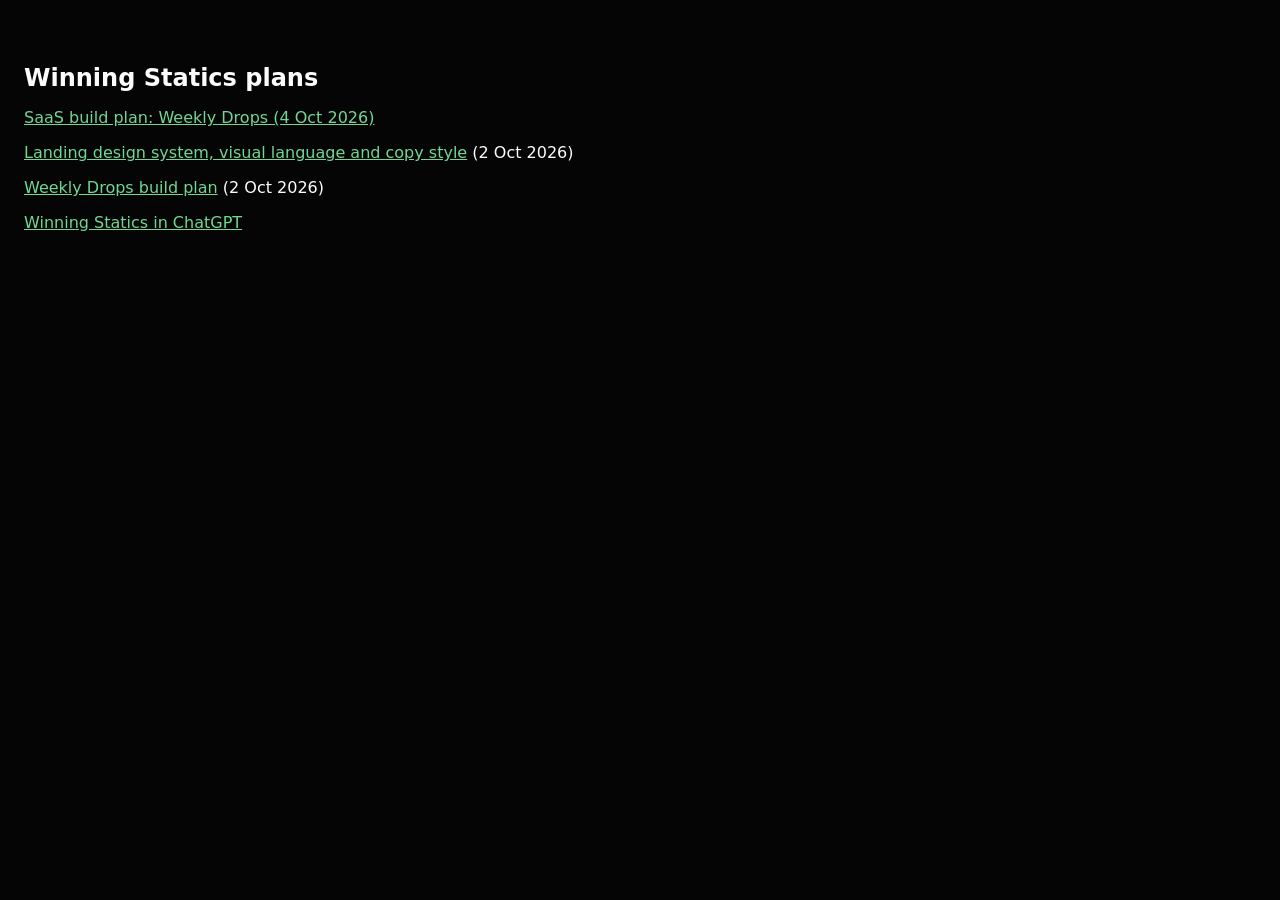
<file: index.html>
<!doctype html><html lang="en"><head><meta charset="utf-8"><meta name="viewport" content="width=device-width, initial-scale=1"><title>Winning Statics Plans</title></head><body style="background:#050505;color:#FCFCFC;font-family:system-ui;padding:40px 16px"><h1 style="font-size:24px">Winning Statics plans</h1><p><a style="color:#71D793" href="saas-build-plan/">SaaS build plan: Weekly Drops (4 Oct 2026)</a></p><p><a style="color:#71D793" href="landing-design-system/">Landing design system, visual language and copy style</a> (2 Oct 2026)</p><p><a style="color:#71D793" href="weekly-drops/">Weekly Drops build plan</a> (2 Oct 2026)</p><p><a style="color:#71D793" href="chatgpt-plugin/">Winning Statics in ChatGPT</a></p></body></html>
</file>
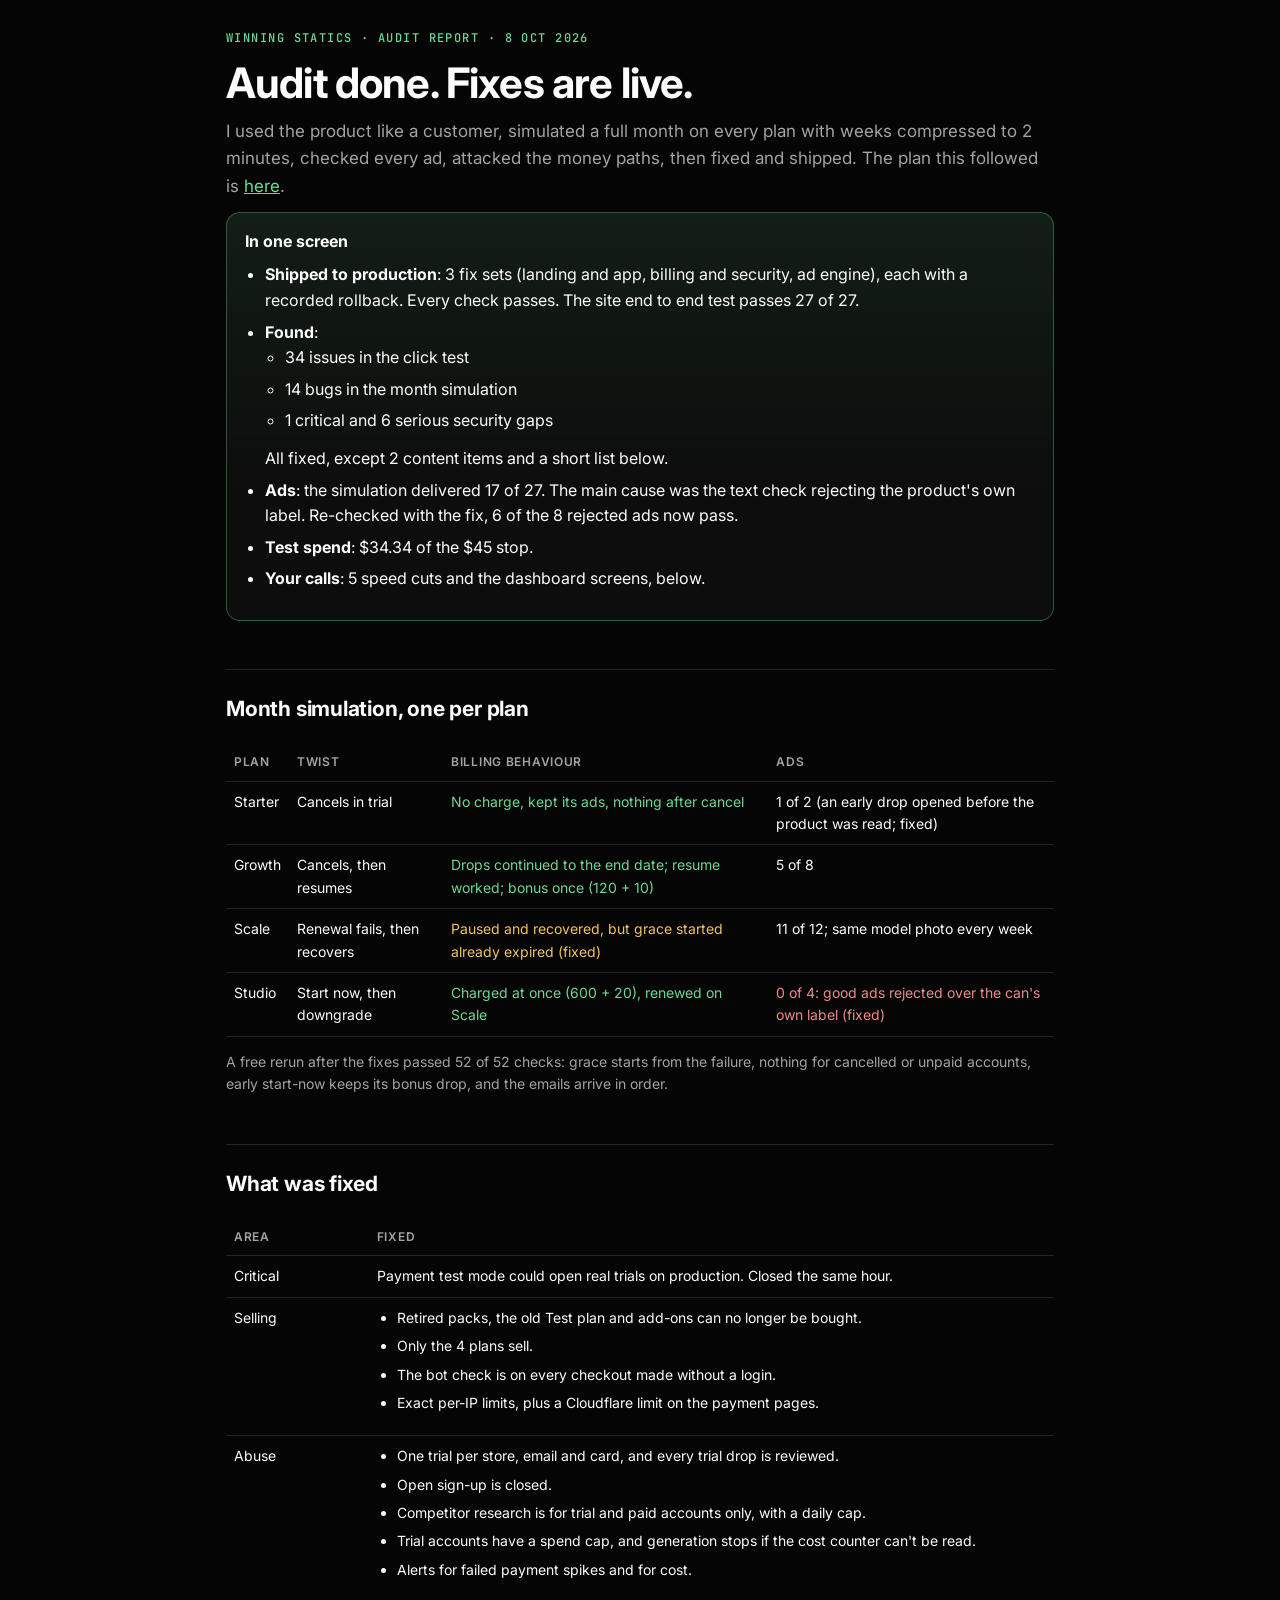
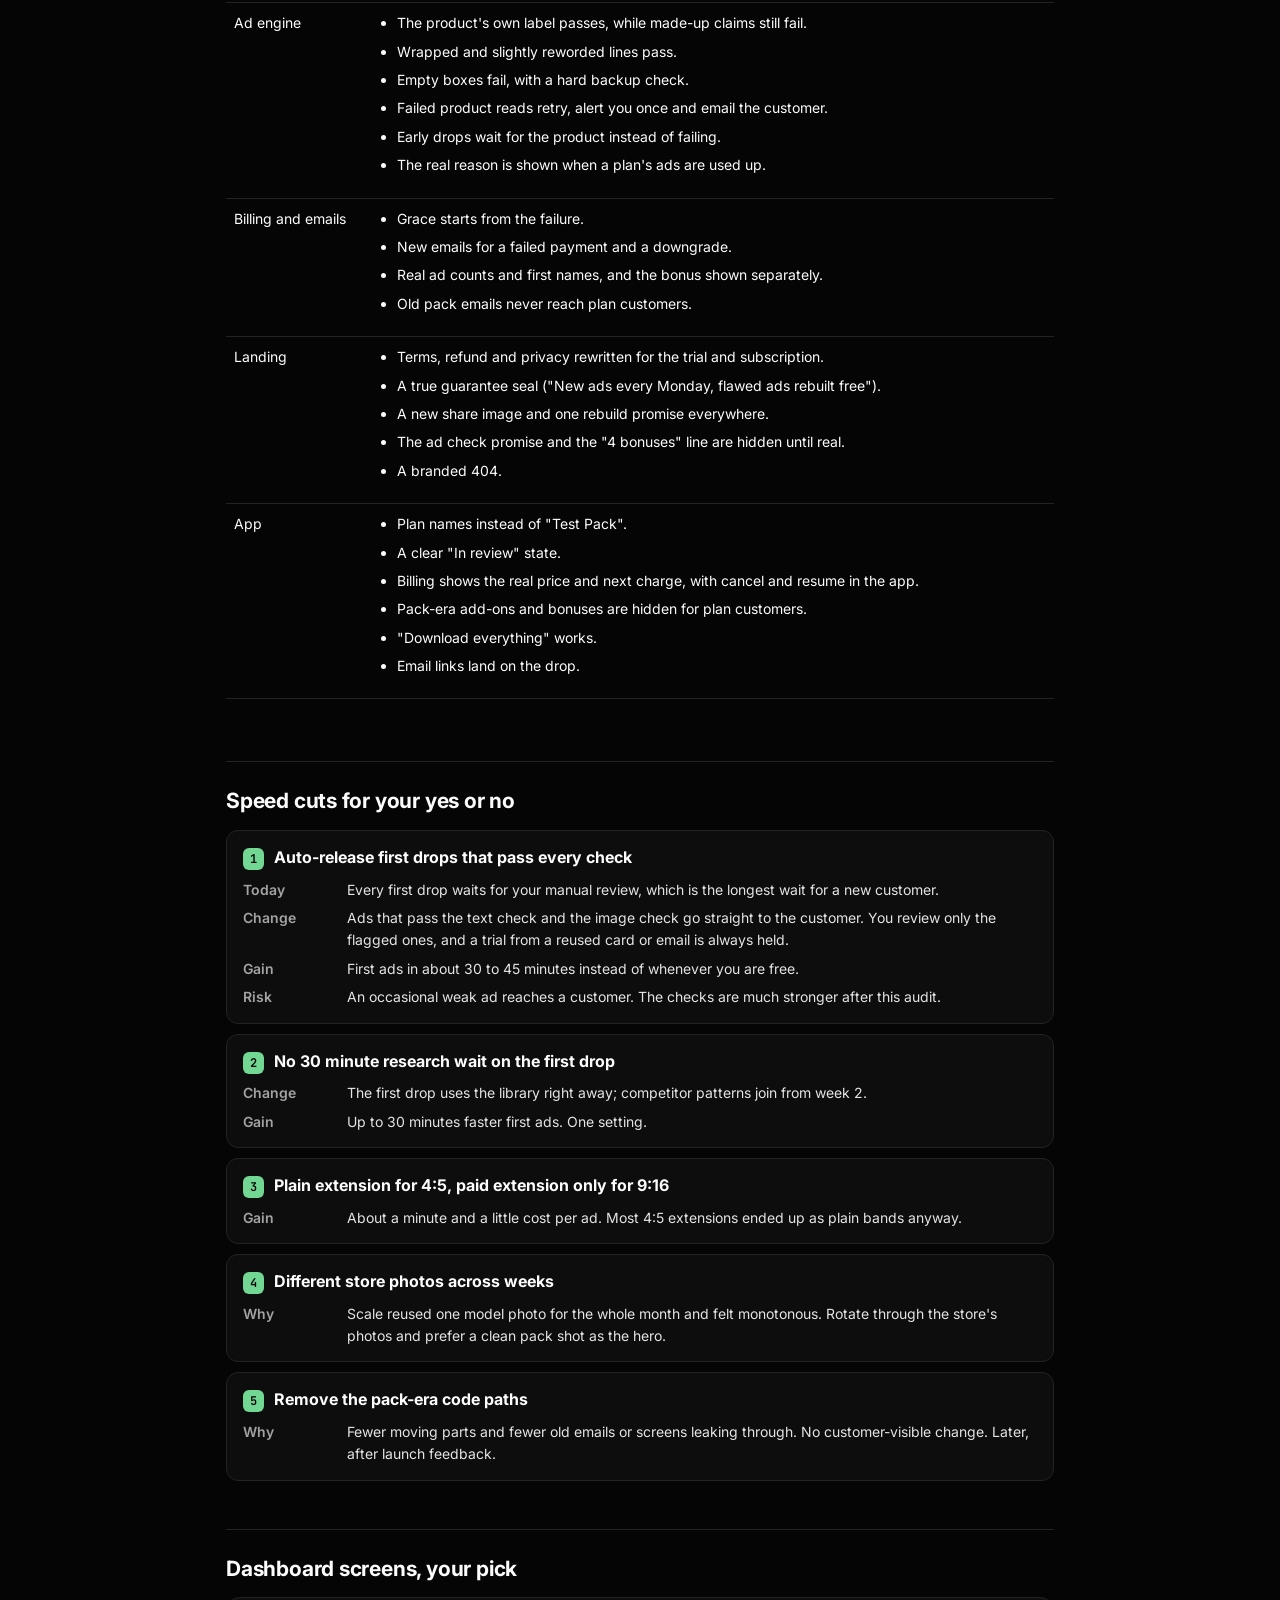
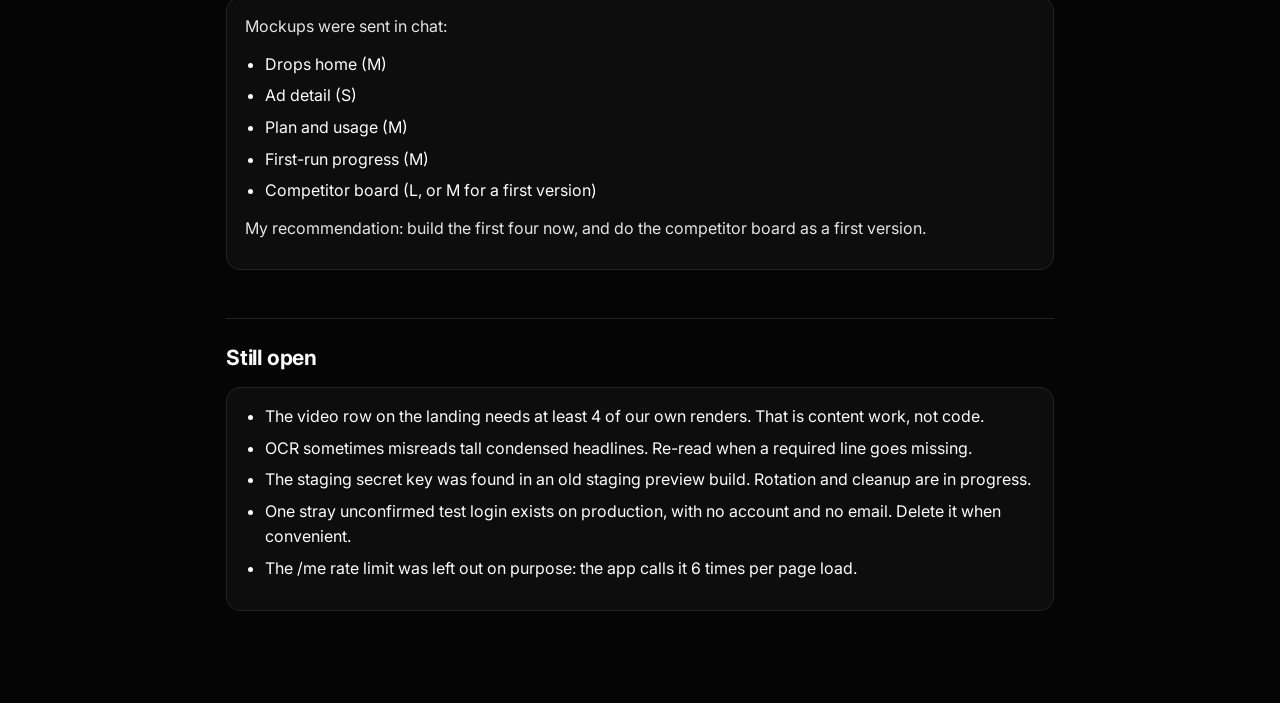
<file: audit-report/index.html>
<!doctype html>
<html lang="en"><head><meta charset="utf-8"><meta name="viewport" content="width=device-width,initial-scale=1">
<meta name="robots" content="noindex">
<title>WS Audit Report</title>
<link rel="preconnect" href="https://fonts.googleapis.com">
<link href="https://fonts.googleapis.com/css2?family=Inter:wght@400;500;600;700&family=JetBrains+Mono:wght@400;500&display=swap" rel="stylesheet">
<style>
:root{
  --bg:#050505;--card:#0D0D0D;--card2:#141414;--line:#232323;--ink:#FCFCFC;--mute:#A3A3A3;--dim:#6B6B6B;
  --mint:#71D793;--mint-soft:rgba(113,215,147,.12);
  --amber:#F2C265;--amber-soft:rgba(242,194,101,.12);--red:#F08A8A;--red-soft:rgba(240,138,138,.12);
}
*{box-sizing:border-box}
html,body{margin:0;background:var(--bg);color:var(--ink);font:16px/1.6 Inter,system-ui,sans-serif;-webkit-font-smoothing:antialiased}
main{max-width:880px;margin:0 auto;padding:40px 16px 96px}
h1{font-size:clamp(28px,6vw,42px);line-height:1.1;letter-spacing:-.02em;margin:0 0 12px}
h2{font-size:21px;letter-spacing:-.01em;margin:48px 0 12px;padding-top:22px;border-top:1px solid var(--line)}
h3{font-size:16px;margin:20px 0 8px}
p{margin:0 0 12px;color:#E4E4E4}
.lede{font-size:17px;color:var(--mute)}
.eyebrow{font:500 12px/1 'JetBrains Mono',monospace;letter-spacing:.12em;text-transform:uppercase;color:var(--mint);margin-bottom:16px}
code,.mono{font-family:'JetBrains Mono',monospace;font-size:.86em;overflow-wrap:anywhere}
code{background:var(--card2);border:1px solid var(--line);border-radius:5px;padding:1px 5px}
pre{background:var(--card2);border:1px solid var(--line);border-radius:8px;padding:10px 12px;overflow-x:auto;font:13px/1.5 'JetBrains Mono',monospace;margin:6px 0 12px}
ul,ol{padding-left:20px;margin:0 0 12px}
li{margin:0 0 6px}
.card{background:var(--card);border:1px solid var(--line);border-radius:14px;padding:16px 18px;margin:12px 0}
.tldr{border-color:rgba(113,215,147,.35);background:linear-gradient(180deg,var(--mint-soft),var(--card) 70%)}
.warn{border-color:rgba(242,194,101,.35);background:linear-gradient(180deg,var(--amber-soft),var(--card) 70%)}
.warn h3{color:var(--amber);margin-top:0}
table{width:100%;border-collapse:collapse;font-size:14px;margin:6px 0 14px}
th,td{text-align:left;padding:9px 8px;border-bottom:1px solid var(--line);vertical-align:top}
th{font-weight:600;color:var(--mute);font-size:12px;text-transform:uppercase;letter-spacing:.06em}
.wrap{overflow-x:auto}
.flip{background:var(--card);border:1px solid var(--line);border-radius:12px;padding:14px 16px;margin:10px 0}
.flip h3{margin:0 0 8px;display:flex;gap:10px;align-items:baseline;flex-wrap:wrap}
.flip dl{margin:0;display:grid;grid-template-columns:92px 1fr;gap:6px 12px;font-size:14px}
.flip dt{color:var(--mute);font-weight:600}
.flip dd{margin:0;color:#E4E4E4;min-width:0}
@media (max-width:520px){.flip dl{grid-template-columns:1fr}.flip dt{margin-top:6px}}
.n{font:600 12px/1 'JetBrains Mono',monospace;color:var(--bg);background:var(--mint);border-radius:6px;padding:5px 7px}
.who{display:inline-block;font:500 11px/1 'JetBrains Mono',monospace;text-transform:uppercase;letter-spacing:.08em;padding:4px 7px;border-radius:5px}
.me{background:var(--mint-soft);color:var(--mint)}
.owner{background:var(--amber-soft);color:var(--amber)}
.ok{color:var(--mint)}.bad{color:var(--red)}.amb{color:var(--amber)}
.small{font-size:14px;color:var(--mute)}
a{color:var(--mint)}
</style>

</head><body>
<main style="max-width:860px;margin:0 auto;padding:32px 16px 80px">
<div class="eyebrow">Winning Statics &middot; audit report &middot; 8 Oct 2026</div>
<h1>Audit done. Fixes are live.</h1>
<p class="lede">I used the product like a customer, simulated a full month on every plan with weeks compressed to 2 minutes, checked every ad, attacked the money paths, then fixed and shipped. The plan this followed is <a href="../audit/">here</a>.</p>

<div class="card tldr"><h3 style="margin-top:0">In one screen</h3><ul>
<li><b>Shipped to production</b>: 3 fix sets (landing and app, billing and security, ad engine), each with a recorded rollback. Every check passes. The site end to end test passes 27 of 27.</li>
<li><b>Found</b>:
  <ul>
  <li>34 issues in the click test</li>
  <li>14 bugs in the month simulation</li>
  <li>1 critical and 6 serious security gaps</li>
  </ul>
  All fixed, except 2 content items and a short list below.</li>
<li><b>Ads</b>: the simulation delivered 17 of 27. The main cause was the text check rejecting the product's own label. Re-checked with the fix, 6 of the 8 rejected ads now pass.</li>
<li><b>Test spend</b>: $34.34 of the $45 stop.</li>
<li><b>Your calls</b>: 5 speed cuts and the dashboard screens, below.</li>
</ul></div>

<h2>Month simulation, one per plan</h2>
<div class="wrap"><table>
<tr><th>Plan</th><th>Twist</th><th>Billing behaviour</th><th>Ads</th></tr>
<tr><td>Starter</td><td>Cancels in trial</td><td class="ok">No charge, kept its ads, nothing after cancel</td><td>1 of 2 (an early drop opened before the product was read; fixed)</td></tr>
<tr><td>Growth</td><td>Cancels, then resumes</td><td class="ok">Drops continued to the end date; resume worked; bonus once (120 + 10)</td><td>5 of 8</td></tr>
<tr><td>Scale</td><td>Renewal fails, then recovers</td><td class="amb">Paused and recovered, but grace started already expired (fixed)</td><td>11 of 12; same model photo every week</td></tr>
<tr><td>Studio</td><td>Start now, then downgrade</td><td class="ok">Charged at once (600 + 20), renewed on Scale</td><td class="bad">0 of 4: good ads rejected over the can's own label (fixed)</td></tr>
</table></div>
<p class="small">A free rerun after the fixes passed 52 of 52 checks: grace starts from the failure, nothing for cancelled or unpaid accounts, early start-now keeps its bonus drop, and the emails arrive in order.</p>

<h2>What was fixed</h2>
<div class="wrap"><table>
<tr><th>Area</th><th>Fixed</th></tr>
<tr><td>Critical</td><td>Payment test mode could open real trials on production. Closed the same hour.</td></tr>
<tr><td>Selling</td><td>
<ul>
<li>Retired packs, the old Test plan and add-ons can no longer be bought.</li>
<li>Only the 4 plans sell.</li>
<li>The bot check is on every checkout made without a login.</li>
<li>Exact per-IP limits, plus a Cloudflare limit on the payment pages.</li>
</ul></td></tr>
<tr><td>Abuse</td><td>
<ul>
<li>One trial per store, email and card, and every trial drop is reviewed.</li>
<li>Open sign-up is closed.</li>
<li>Competitor research is for trial and paid accounts only, with a daily cap.</li>
<li>Trial accounts have a spend cap, and generation stops if the cost counter can't be read.</li>
<li>Alerts for failed payment spikes and for cost.</li>
</ul></td></tr>
<tr><td>Ad engine</td><td>
<ul>
<li>The product's own label passes, while made-up claims still fail.</li>
<li>Wrapped and slightly reworded lines pass.</li>
<li>Empty boxes fail, with a hard backup check.</li>
<li>Failed product reads retry, alert you once and email the customer.</li>
<li>Early drops wait for the product instead of failing.</li>
<li>The real reason is shown when a plan's ads are used up.</li>
</ul></td></tr>
<tr><td>Billing and emails</td><td>
<ul>
<li>Grace starts from the failure.</li>
<li>New emails for a failed payment and a downgrade.</li>
<li>Real ad counts and first names, and the bonus shown separately.</li>
<li>Old pack emails never reach plan customers.</li>
</ul></td></tr>
<tr><td>Landing</td><td>
<ul>
<li>Terms, refund and privacy rewritten for the trial and subscription.</li>
<li>A true guarantee seal ("New ads every Monday, flawed ads rebuilt free").</li>
<li>A new share image and one rebuild promise everywhere.</li>
<li>The ad check promise and the "4 bonuses" line are hidden until real.</li>
<li>A branded 404.</li>
</ul></td></tr>
<tr><td>App</td><td>
<ul>
<li>Plan names instead of "Test Pack".</li>
<li>A clear "In review" state.</li>
<li>Billing shows the real price and next charge, with cancel and resume in the app.</li>
<li>Pack-era add-ons and bonuses are hidden for plan customers.</li>
<li>"Download everything" works.</li>
<li>Email links land on the drop.</li>
</ul></td></tr>
</table></div>

<h2>Speed cuts for your yes or no</h2>
<div class="flip"><h3><span class="n">1</span> Auto-release first drops that pass every check</h3><dl>
<dt>Today</dt><dd>Every first drop waits for your manual review, which is the longest wait for a new customer.</dd>
<dt>Change</dt><dd>Ads that pass the text check and the image check go straight to the customer. You review only the flagged ones, and a trial from a reused card or email is always held.</dd>
<dt>Gain</dt><dd>First ads in about 30 to 45 minutes instead of whenever you are free.</dd>
<dt>Risk</dt><dd>An occasional weak ad reaches a customer. The checks are much stronger after this audit.</dd></dl></div>
<div class="flip"><h3><span class="n">2</span> No 30 minute research wait on the first drop</h3><dl>
<dt>Change</dt><dd>The first drop uses the library right away; competitor patterns join from week 2.</dd>
<dt>Gain</dt><dd>Up to 30 minutes faster first ads. One setting.</dd></dl></div>
<div class="flip"><h3><span class="n">3</span> Plain extension for 4:5, paid extension only for 9:16</h3><dl>
<dt>Gain</dt><dd>About a minute and a little cost per ad. Most 4:5 extensions ended up as plain bands anyway.</dd></dl></div>
<div class="flip"><h3><span class="n">4</span> Different store photos across weeks</h3><dl>
<dt>Why</dt><dd>Scale reused one model photo for the whole month and felt monotonous. Rotate through the store's photos and prefer a clean pack shot as the hero.</dd></dl></div>
<div class="flip"><h3><span class="n">5</span> Remove the pack-era code paths</h3><dl>
<dt>Why</dt><dd>Fewer moving parts and fewer old emails or screens leaking through. No customer-visible change. Later, after launch feedback.</dd></dl></div>

<h2>Dashboard screens, your pick</h2>
<div class="card"><p>Mockups were sent in chat:</p>
<ul>
<li>Drops home (M)</li>
<li>Ad detail (S)</li>
<li>Plan and usage (M)</li>
<li>First-run progress (M)</li>
<li>Competitor board (L, or M for a first version)</li>
</ul>
<p>My recommendation: build the first four now, and do the competitor board as a first version.</p></div>

<h2>Still open</h2>
<div class="card"><ul>
<li>The video row on the landing needs at least 4 of our own renders. That is content work, not code.</li>
<li>OCR sometimes misreads tall condensed headlines. Re-read when a required line goes missing.</li>
<li>The staging secret key was found in an old staging preview build. Rotation and cleanup are in progress.</li>
<li>One stray unconfirmed test login exists on production, with no account and no email. Delete it when convenient.</li>
<li>The /me rate limit was left out on purpose: the app calls it 6 times per page load.</li>
</ul></div>
</main>
</body></html>
</file>
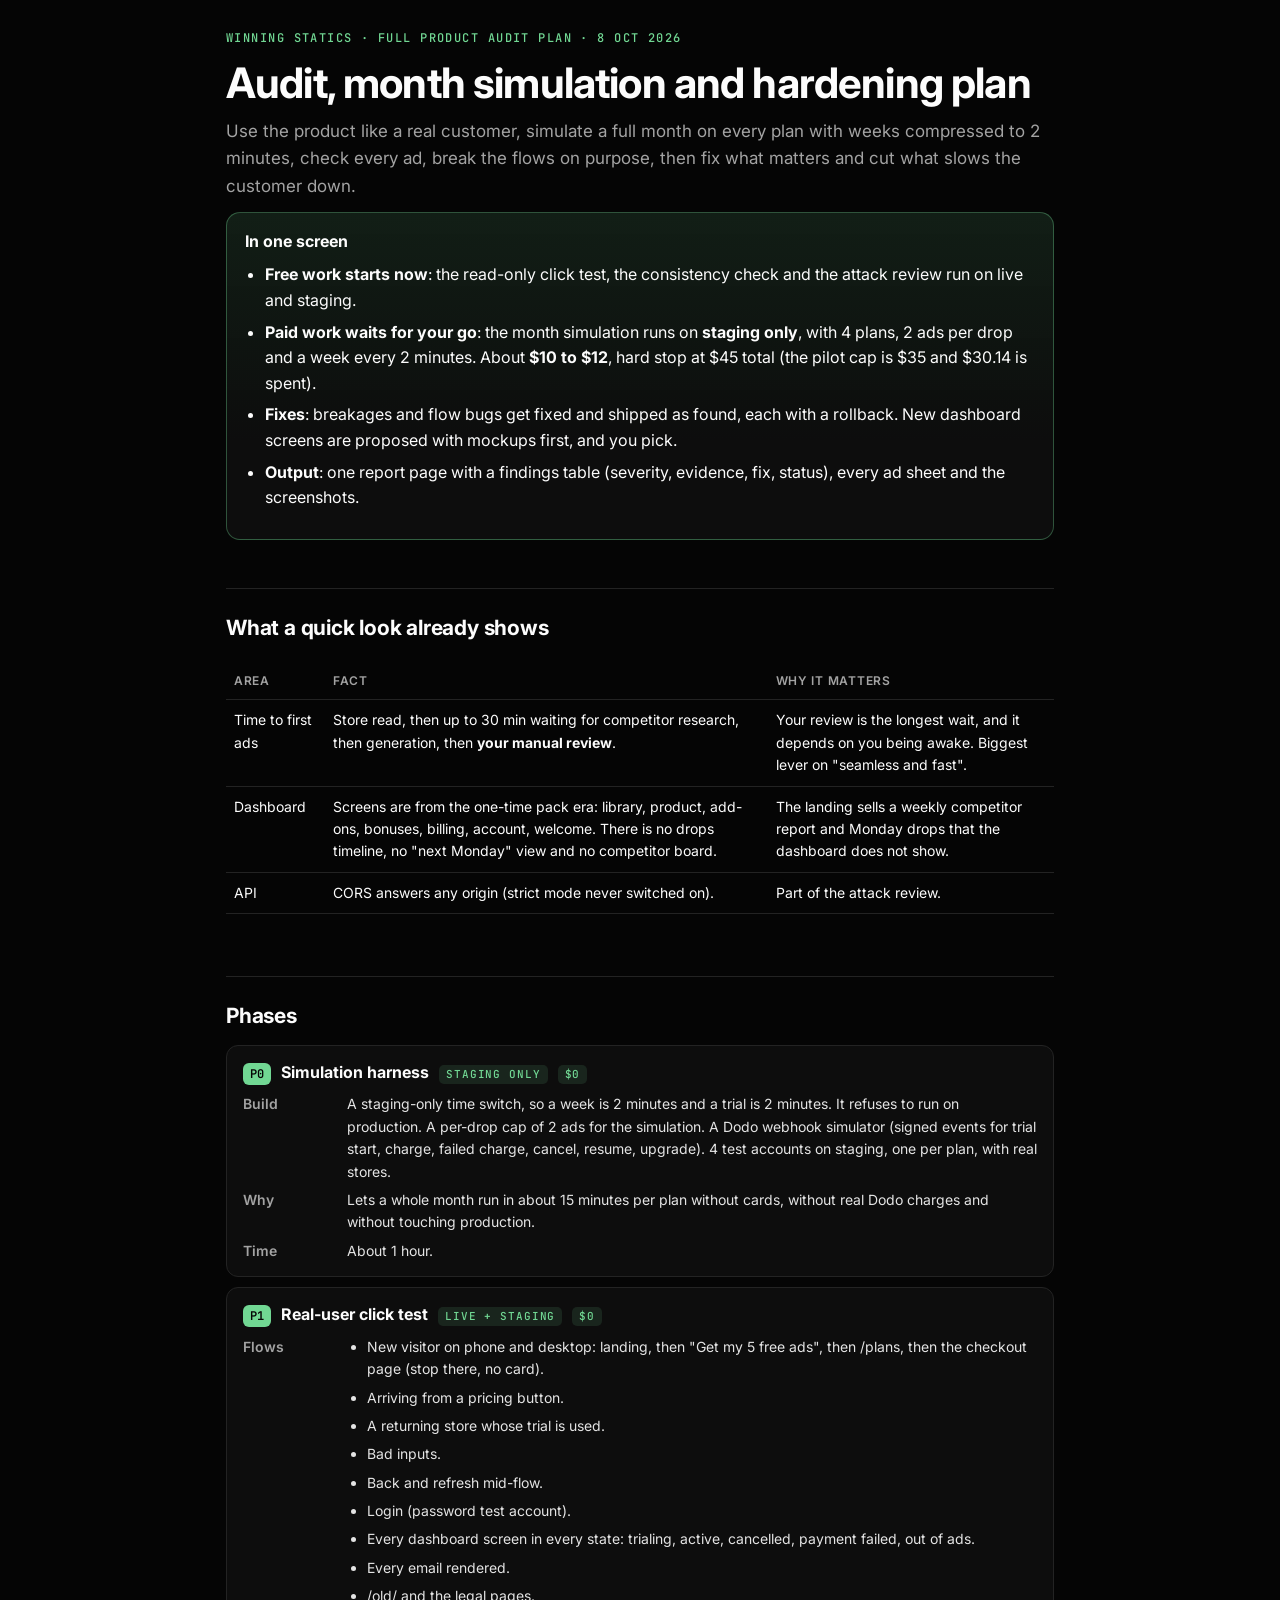
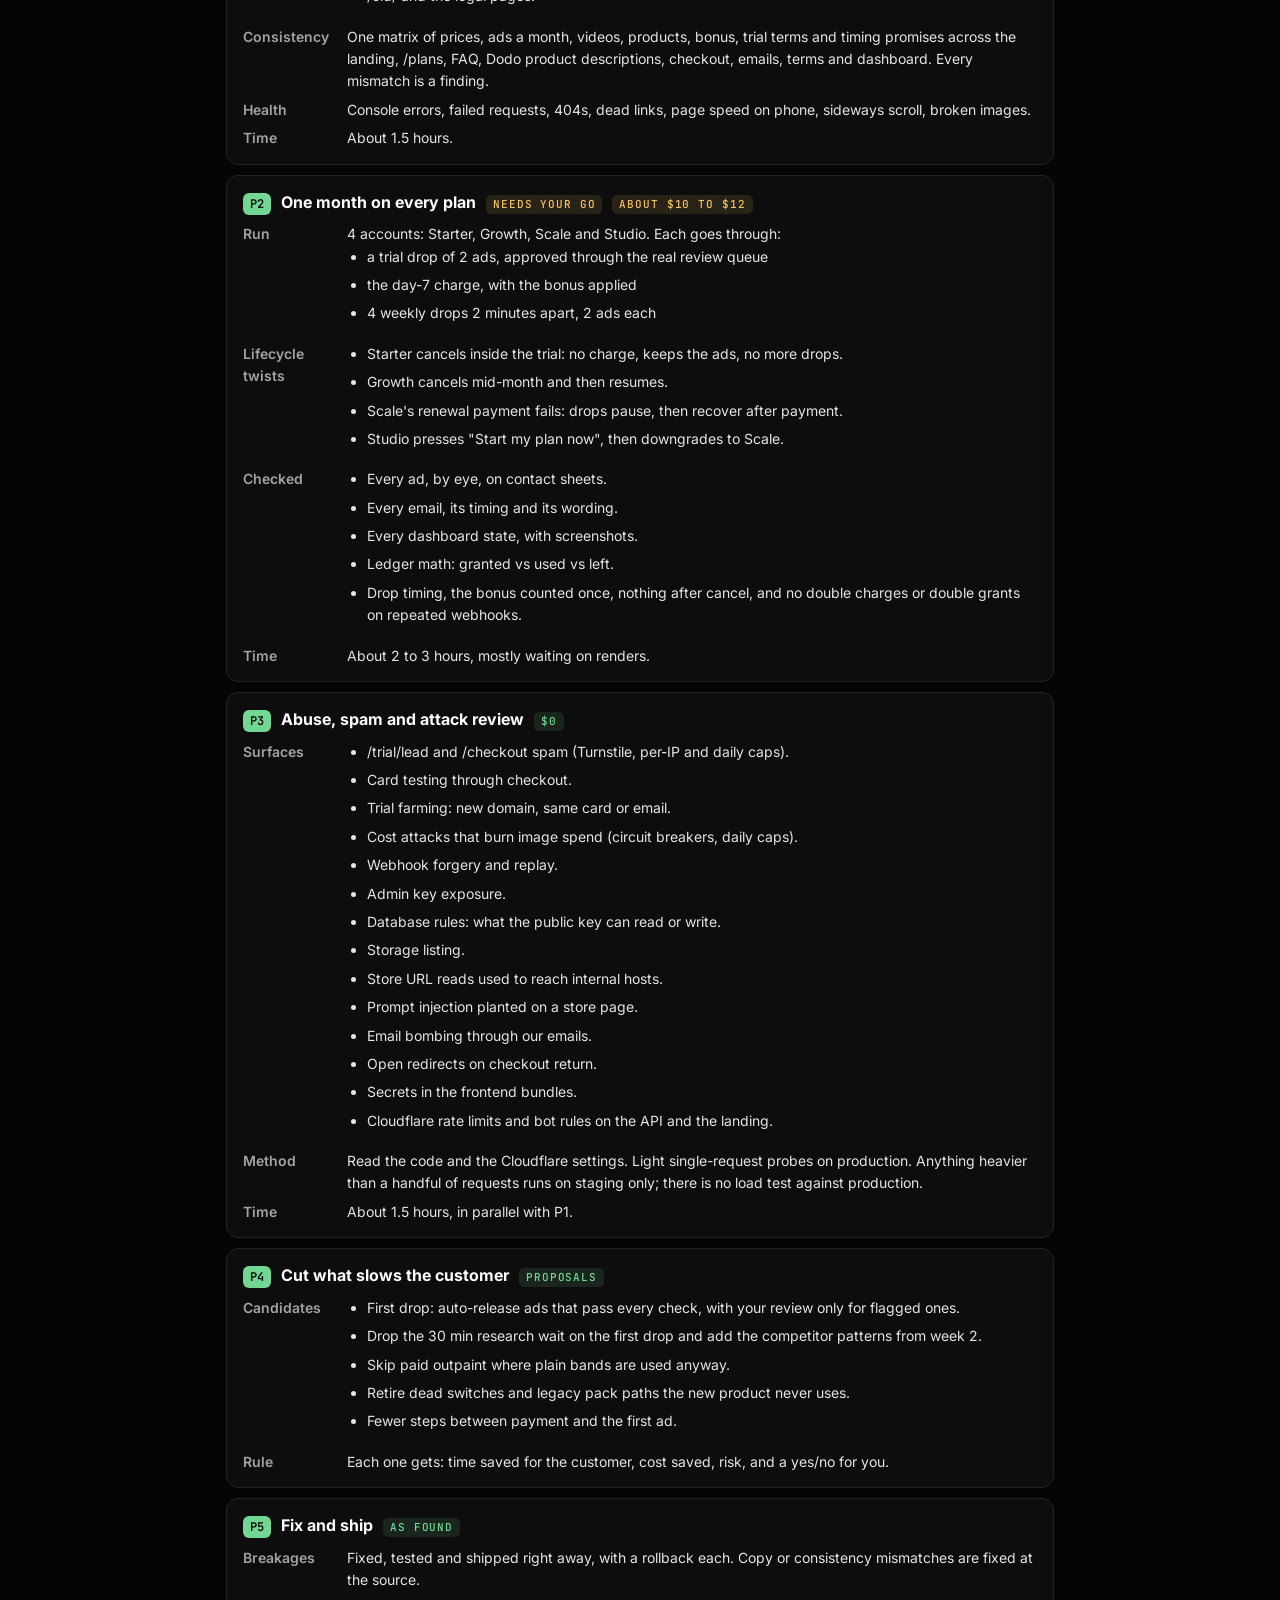
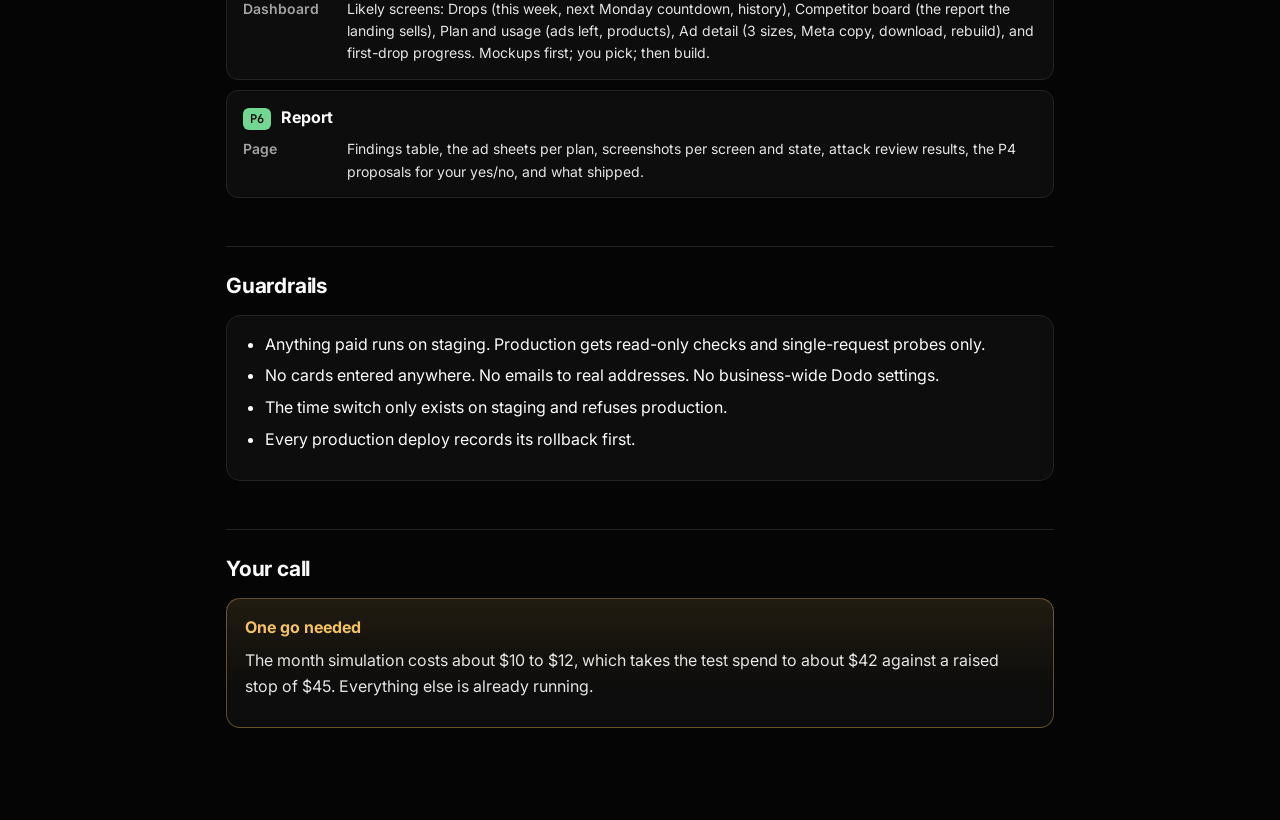
<file: audit/index.html>
<!doctype html>
<html lang="en"><head><meta charset="utf-8"><meta name="viewport" content="width=device-width,initial-scale=1">
<meta name="robots" content="noindex">
<title>WS Audit Plan</title>
<link rel="preconnect" href="https://fonts.googleapis.com">
<link href="https://fonts.googleapis.com/css2?family=Inter:wght@400;500;600;700&family=JetBrains+Mono:wght@400;500&display=swap" rel="stylesheet">
<style>
:root{
  --bg:#050505;--card:#0D0D0D;--card2:#141414;--line:#232323;--ink:#FCFCFC;--mute:#A3A3A3;--dim:#6B6B6B;
  --mint:#71D793;--mint-soft:rgba(113,215,147,.12);
  --amber:#F2C265;--amber-soft:rgba(242,194,101,.12);--red:#F08A8A;--red-soft:rgba(240,138,138,.12);
}
*{box-sizing:border-box}
html,body{margin:0;background:var(--bg);color:var(--ink);font:16px/1.6 Inter,system-ui,sans-serif;-webkit-font-smoothing:antialiased}
main{max-width:880px;margin:0 auto;padding:40px 16px 96px}
h1{font-size:clamp(28px,6vw,42px);line-height:1.1;letter-spacing:-.02em;margin:0 0 12px}
h2{font-size:21px;letter-spacing:-.01em;margin:48px 0 12px;padding-top:22px;border-top:1px solid var(--line)}
h3{font-size:16px;margin:20px 0 8px}
p{margin:0 0 12px;color:#E4E4E4}
.lede{font-size:17px;color:var(--mute)}
.eyebrow{font:500 12px/1 'JetBrains Mono',monospace;letter-spacing:.12em;text-transform:uppercase;color:var(--mint);margin-bottom:16px}
code,.mono{font-family:'JetBrains Mono',monospace;font-size:.86em;overflow-wrap:anywhere}
code{background:var(--card2);border:1px solid var(--line);border-radius:5px;padding:1px 5px}
pre{background:var(--card2);border:1px solid var(--line);border-radius:8px;padding:10px 12px;overflow-x:auto;font:13px/1.5 'JetBrains Mono',monospace;margin:6px 0 12px}
ul,ol{padding-left:20px;margin:0 0 12px}
li{margin:0 0 6px}
.card{background:var(--card);border:1px solid var(--line);border-radius:14px;padding:16px 18px;margin:12px 0}
.tldr{border-color:rgba(113,215,147,.35);background:linear-gradient(180deg,var(--mint-soft),var(--card) 70%)}
.warn{border-color:rgba(242,194,101,.35);background:linear-gradient(180deg,var(--amber-soft),var(--card) 70%)}
.warn h3{color:var(--amber);margin-top:0}
table{width:100%;border-collapse:collapse;font-size:14px;margin:6px 0 14px}
th,td{text-align:left;padding:9px 8px;border-bottom:1px solid var(--line);vertical-align:top}
th{font-weight:600;color:var(--mute);font-size:12px;text-transform:uppercase;letter-spacing:.06em}
.wrap{overflow-x:auto}
.flip{background:var(--card);border:1px solid var(--line);border-radius:12px;padding:14px 16px;margin:10px 0}
.flip h3{margin:0 0 8px;display:flex;gap:10px;align-items:baseline;flex-wrap:wrap}
.flip dl{margin:0;display:grid;grid-template-columns:92px 1fr;gap:6px 12px;font-size:14px}
.flip dt{color:var(--mute);font-weight:600}
.flip dd{margin:0;color:#E4E4E4;min-width:0}
@media (max-width:520px){.flip dl{grid-template-columns:1fr}.flip dt{margin-top:6px}}
.n{font:600 12px/1 'JetBrains Mono',monospace;color:var(--bg);background:var(--mint);border-radius:6px;padding:5px 7px}
.who{display:inline-block;font:500 11px/1 'JetBrains Mono',monospace;text-transform:uppercase;letter-spacing:.08em;padding:4px 7px;border-radius:5px}
.me{background:var(--mint-soft);color:var(--mint)}
.owner{background:var(--amber-soft);color:var(--amber)}
.ok{color:var(--mint)}.bad{color:var(--red)}.amb{color:var(--amber)}
.small{font-size:14px;color:var(--mute)}
a{color:var(--mint)}
</style>

</head><body>
<main style="max-width:860px;margin:0 auto;padding:32px 16px 80px">
<div class="eyebrow">Winning Statics &middot; full product audit plan &middot; 8 Oct 2026</div>
<h1>Audit, month simulation and hardening plan</h1>
<p class="lede">Use the product like a real customer, simulate a full month on every plan with weeks compressed to 2 minutes, check every ad, break the flows on purpose, then fix what matters and cut what slows the customer down.</p>

<div class="card tldr">
<h3 style="margin-top:0">In one screen</h3>
<ul>
<li><b>Free work starts now</b>: the read-only click test, the consistency check and the attack review run on live and staging.</li>
<li><b>Paid work waits for your go</b>: the month simulation runs on <b>staging only</b>, with 4 plans, 2 ads per drop and a week every 2 minutes. About <b>$10 to $12</b>, hard stop at $45 total (the pilot cap is $35 and $30.14 is spent).</li>
<li><b>Fixes</b>: breakages and flow bugs get fixed and shipped as found, each with a rollback. New dashboard screens are proposed with mockups first, and you pick.</li>
<li><b>Output</b>: one report page with a findings table (severity, evidence, fix, status), every ad sheet and the screenshots.</li>
</ul>
</div>

<h2>What a quick look already shows</h2>
<div class="wrap"><table>
<tr><th>Area</th><th>Fact</th><th>Why it matters</th></tr>
<tr><td>Time to first ads</td><td>Store read, then up to 30 min waiting for competitor research, then generation, then <b>your manual review</b>.</td><td>Your review is the longest wait, and it depends on you being awake. Biggest lever on "seamless and fast".</td></tr>
<tr><td>Dashboard</td><td>Screens are from the one-time pack era: library, product, add-ons, bonuses, billing, account, welcome. There is no drops timeline, no "next Monday" view and no competitor board.</td><td>The landing sells a weekly competitor report and Monday drops that the dashboard does not show.</td></tr>
<tr><td>API</td><td>CORS answers any origin (strict mode never switched on).</td><td>Part of the attack review.</td></tr>
</table></div>

<h2>Phases</h2>

<div class="flip"><h3><span class="n">P0</span> Simulation harness <span class="who me">staging only</span> <span class="who me">$0</span></h3><dl>
<dt>Build</dt><dd>A staging-only time switch, so a week is 2 minutes and a trial is 2 minutes. It refuses to run on production. A per-drop cap of 2 ads for the simulation. A Dodo webhook simulator (signed events for trial start, charge, failed charge, cancel, resume, upgrade). 4 test accounts on staging, one per plan, with real stores.</dd>
<dt>Why</dt><dd>Lets a whole month run in about 15 minutes per plan without cards, without real Dodo charges and without touching production.</dd>
<dt>Time</dt><dd>About 1 hour.</dd></dl></div>

<div class="flip"><h3><span class="n">P1</span> Real-user click test <span class="who me">live + staging</span> <span class="who me">$0</span></h3><dl>
<dt>Flows</dt><dd>
<ul>
<li>New visitor on phone and desktop: landing, then "Get my 5 free ads", then /plans, then the checkout page (stop there, no card).</li>
<li>Arriving from a pricing button.</li>
<li>A returning store whose trial is used.</li>
<li>Bad inputs.</li>
<li>Back and refresh mid-flow.</li>
<li>Login (password test account).</li>
<li>Every dashboard screen in every state: trialing, active, cancelled, payment failed, out of ads.</li>
<li>Every email rendered.</li>
<li>/old/ and the legal pages.</li>
</ul></dd>
<dt>Consistency</dt><dd>One matrix of prices, ads a month, videos, products, bonus, trial terms and timing promises across the landing, /plans, FAQ, Dodo product descriptions, checkout, emails, terms and dashboard. Every mismatch is a finding.</dd>
<dt>Health</dt><dd>Console errors, failed requests, 404s, dead links, page speed on phone, sideways scroll, broken images.</dd>
<dt>Time</dt><dd>About 1.5 hours.</dd></dl></div>

<div class="flip"><h3><span class="n">P2</span> One month on every plan <span class="who owner">needs your go</span> <span class="who owner">about $10 to $12</span></h3><dl>
<dt>Run</dt><dd>4 accounts: Starter, Growth, Scale and Studio. Each goes through:
<ul>
<li>a trial drop of 2 ads, approved through the real review queue</li>
<li>the day-7 charge, with the bonus applied</li>
<li>4 weekly drops 2 minutes apart, 2 ads each</li>
</ul></dd>
<dt>Lifecycle twists</dt><dd>
<ul>
<li>Starter cancels inside the trial: no charge, keeps the ads, no more drops.</li>
<li>Growth cancels mid-month and then resumes.</li>
<li>Scale's renewal payment fails: drops pause, then recover after payment.</li>
<li>Studio presses "Start my plan now", then downgrades to Scale.</li>
</ul></dd>
<dt>Checked</dt><dd>
<ul>
<li>Every ad, by eye, on contact sheets.</li>
<li>Every email, its timing and its wording.</li>
<li>Every dashboard state, with screenshots.</li>
<li>Ledger math: granted vs used vs left.</li>
<li>Drop timing, the bonus counted once, nothing after cancel, and no double charges or double grants on repeated webhooks.</li>
</ul></dd>
<dt>Time</dt><dd>About 2 to 3 hours, mostly waiting on renders.</dd></dl></div>

<div class="flip"><h3><span class="n">P3</span> Abuse, spam and attack review <span class="who me">$0</span></h3><dl>
<dt>Surfaces</dt><dd>
<ul>
<li>/trial/lead and /checkout spam (Turnstile, per-IP and daily caps).</li>
<li>Card testing through checkout.</li>
<li>Trial farming: new domain, same card or email.</li>
<li>Cost attacks that burn image spend (circuit breakers, daily caps).</li>
<li>Webhook forgery and replay.</li>
<li>Admin key exposure.</li>
<li>Database rules: what the public key can read or write.</li>
<li>Storage listing.</li>
<li>Store URL reads used to reach internal hosts.</li>
<li>Prompt injection planted on a store page.</li>
<li>Email bombing through our emails.</li>
<li>Open redirects on checkout return.</li>
<li>Secrets in the frontend bundles.</li>
<li>Cloudflare rate limits and bot rules on the API and the landing.</li>
</ul></dd>
<dt>Method</dt><dd>Read the code and the Cloudflare settings. Light single-request probes on production. Anything heavier than a handful of requests runs on staging only; there is no load test against production.</dd>
<dt>Time</dt><dd>About 1.5 hours, in parallel with P1.</dd></dl></div>

<div class="flip"><h3><span class="n">P4</span> Cut what slows the customer <span class="who me">proposals</span></h3><dl>
<dt>Candidates</dt><dd>
<ul>
<li>First drop: auto-release ads that pass every check, with your review only for flagged ones.</li>
<li>Drop the 30 min research wait on the first drop and add the competitor patterns from week 2.</li>
<li>Skip paid outpaint where plain bands are used anyway.</li>
<li>Retire dead switches and legacy pack paths the new product never uses.</li>
<li>Fewer steps between payment and the first ad.</li>
</ul></dd>
<dt>Rule</dt><dd>Each one gets: time saved for the customer, cost saved, risk, and a yes/no for you.</dd></dl></div>

<div class="flip"><h3><span class="n">P5</span> Fix and ship <span class="who me">as found</span></h3><dl>
<dt>Breakages</dt><dd>Fixed, tested and shipped right away, with a rollback each. Copy or consistency mismatches are fixed at the source.</dd>
<dt>Dashboard</dt><dd>Likely screens: Drops (this week, next Monday countdown, history), Competitor board (the report the landing sells), Plan and usage (ads left, products), Ad detail (3 sizes, Meta copy, download, rebuild), and first-drop progress. Mockups first; you pick; then build.</dd></dl></div>

<div class="flip"><h3><span class="n">P6</span> Report</h3><dl>
<dt>Page</dt><dd>Findings table, the ad sheets per plan, screenshots per screen and state, attack review results, the P4 proposals for your yes/no, and what shipped.</dd></dl></div>

<h2>Guardrails</h2>
<div class="card"><ul>
<li>Anything paid runs on staging. Production gets read-only checks and single-request probes only.</li>
<li>No cards entered anywhere. No emails to real addresses. No business-wide Dodo settings.</li>
<li>The time switch only exists on staging and refuses production.</li>
<li>Every production deploy records its rollback first.</li>
</ul></div>

<h2>Your call</h2>
<div class="card warn"><h3>One go needed</h3>
<p>The month simulation costs about $10 to $12, which takes the test spend to about $42 against a raised stop of $45. Everything else is already running.</p></div>
</main>
</body></html>
</file>
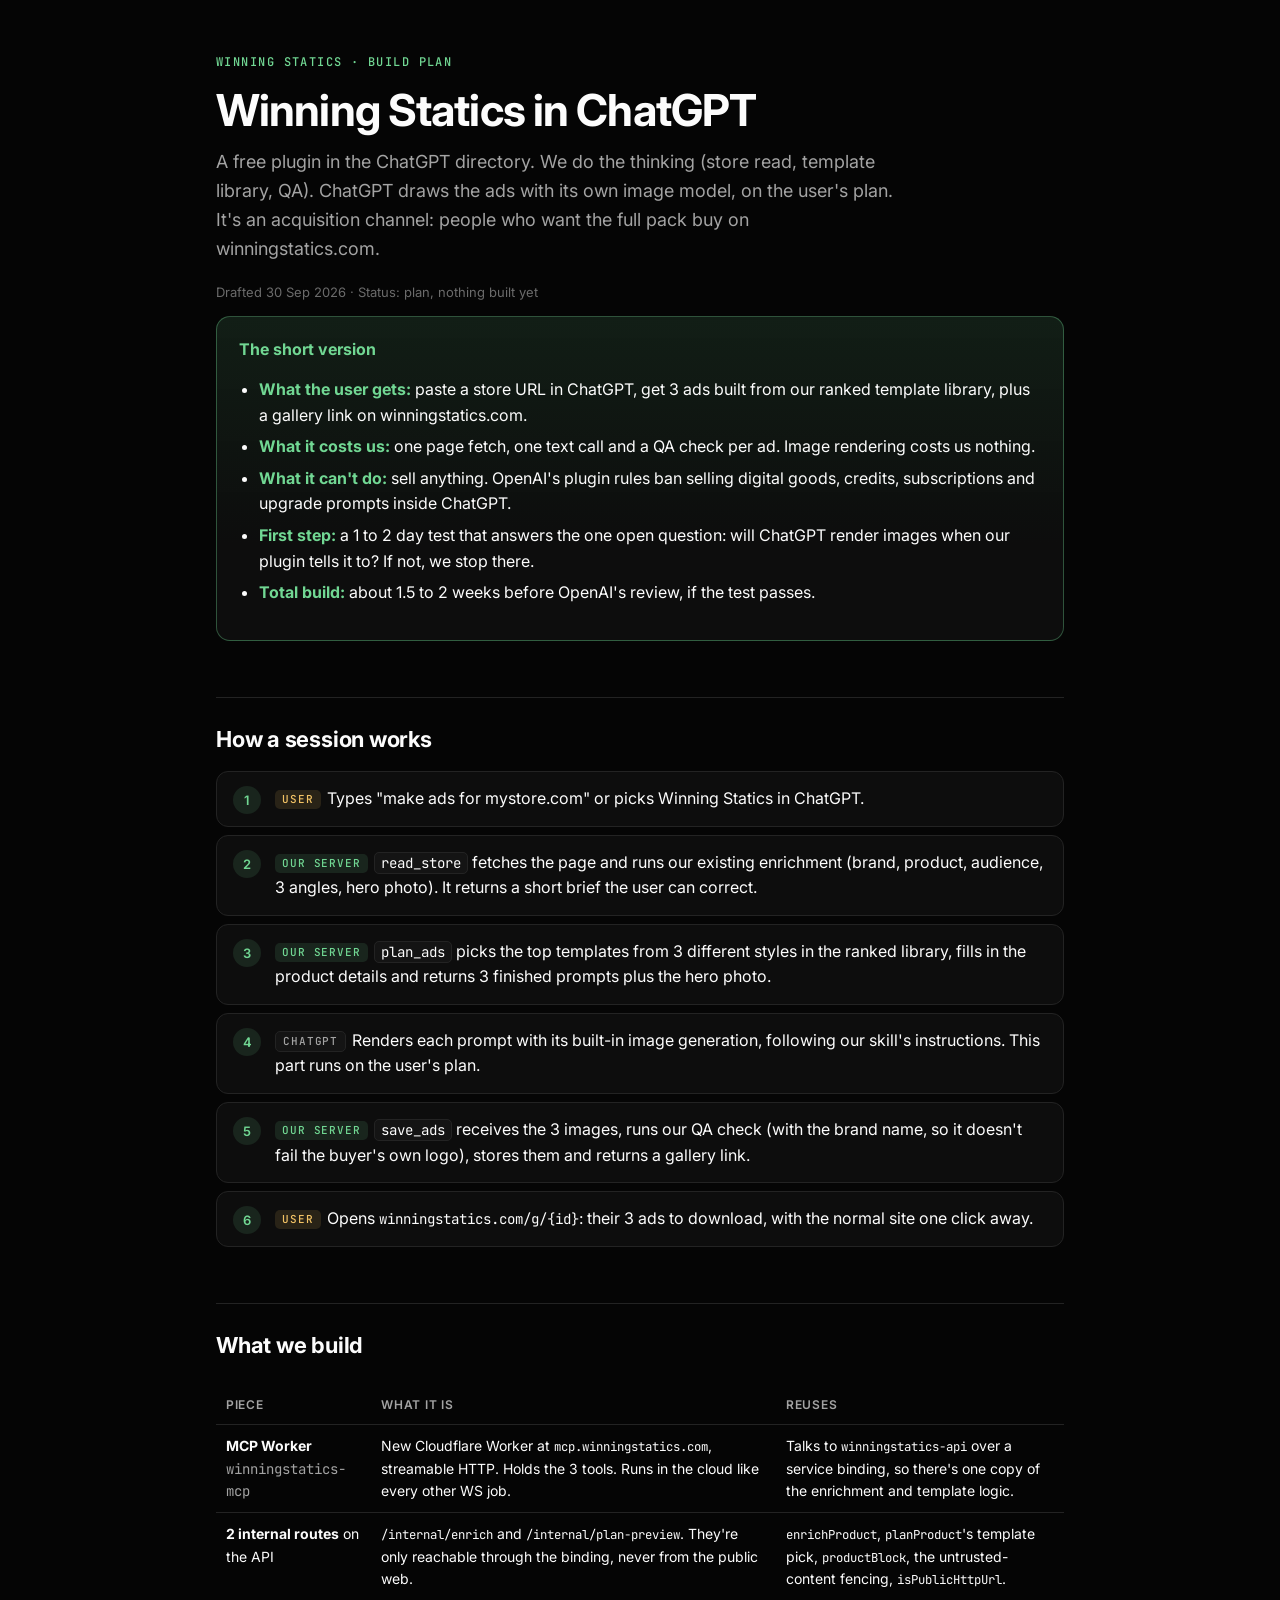
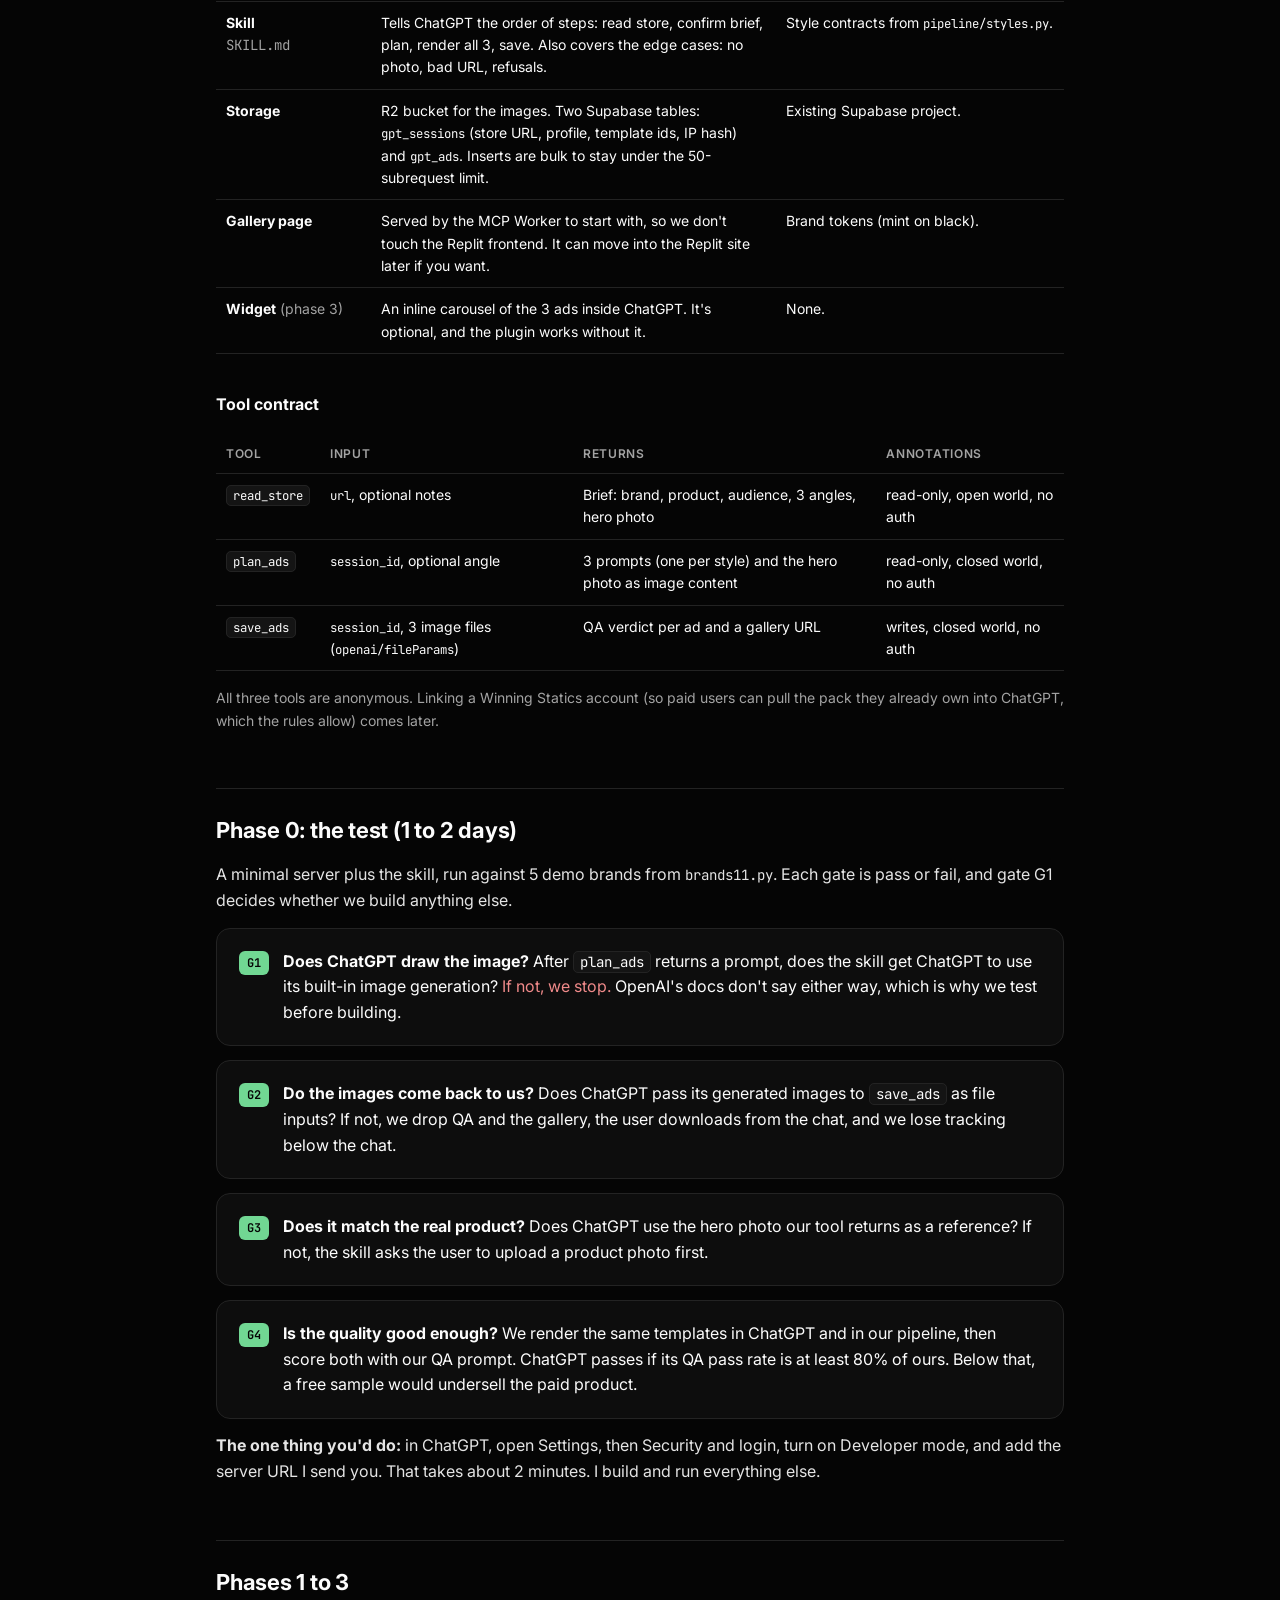
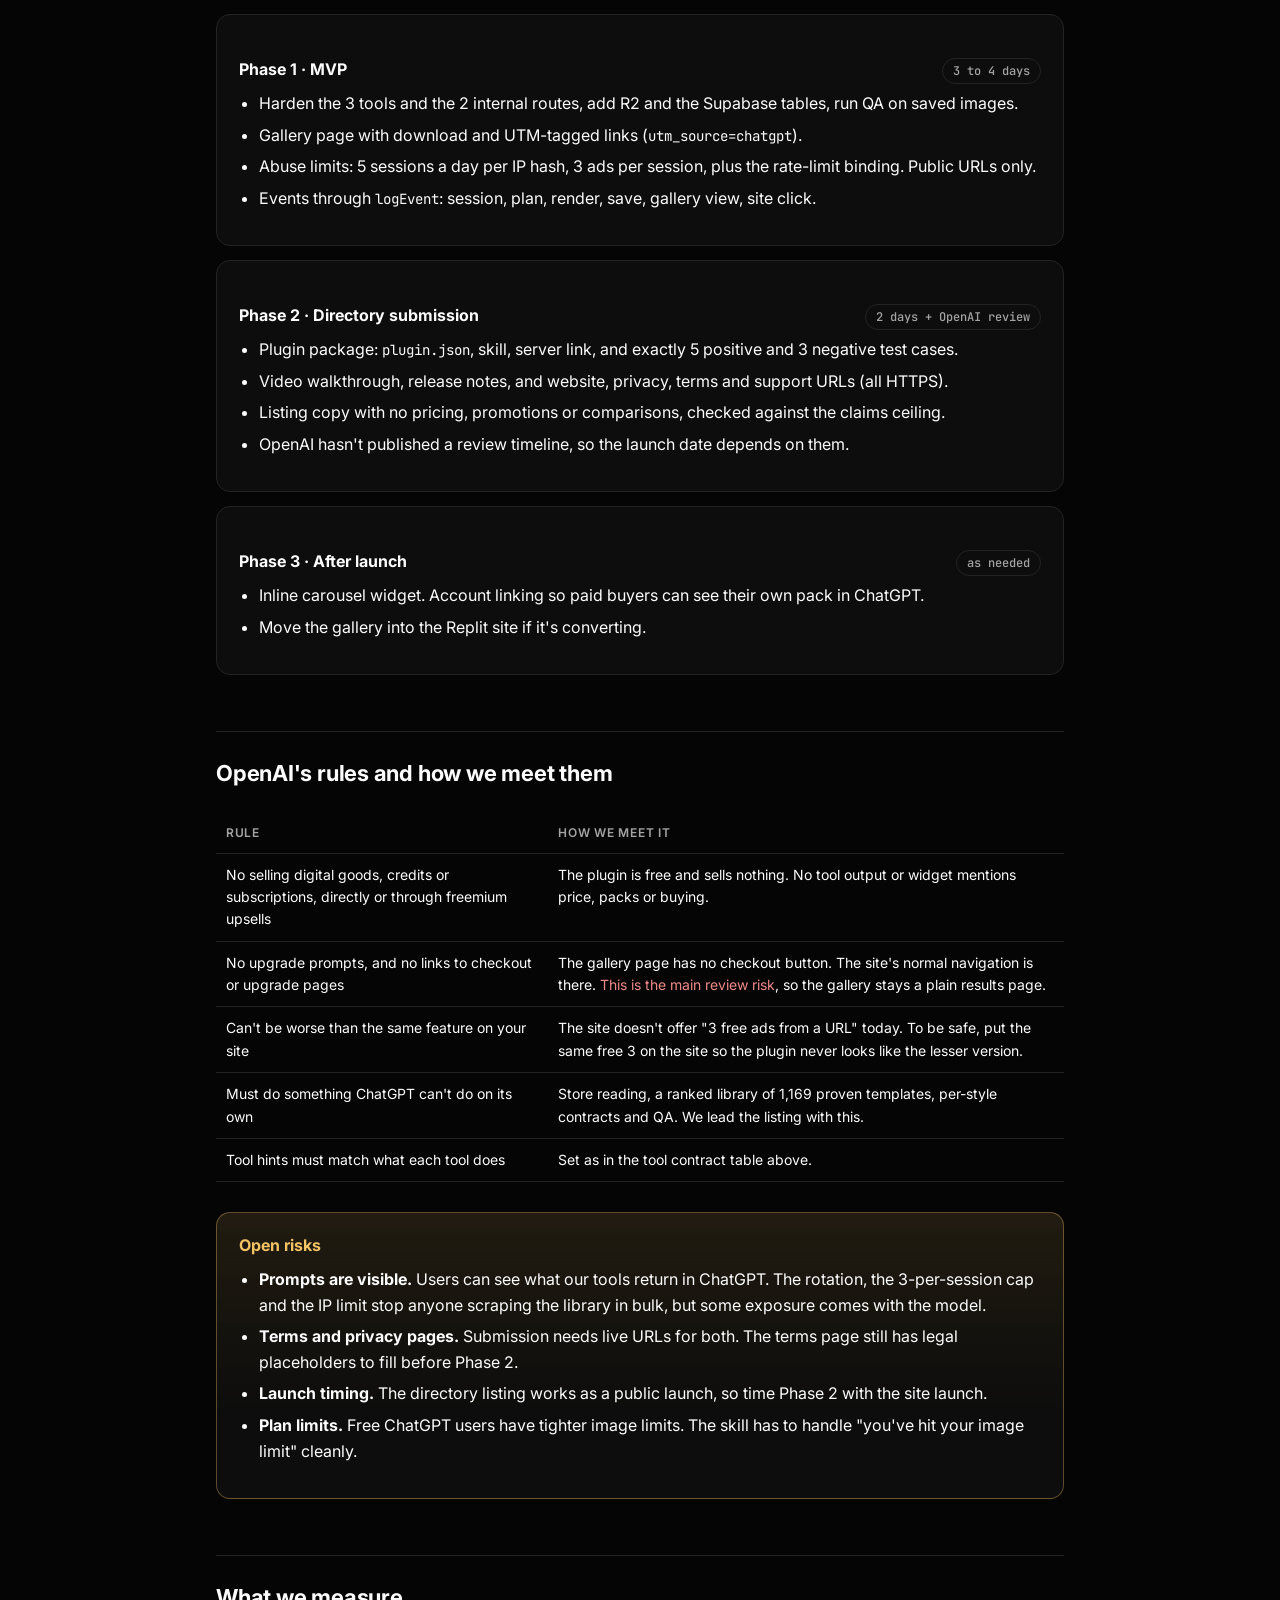
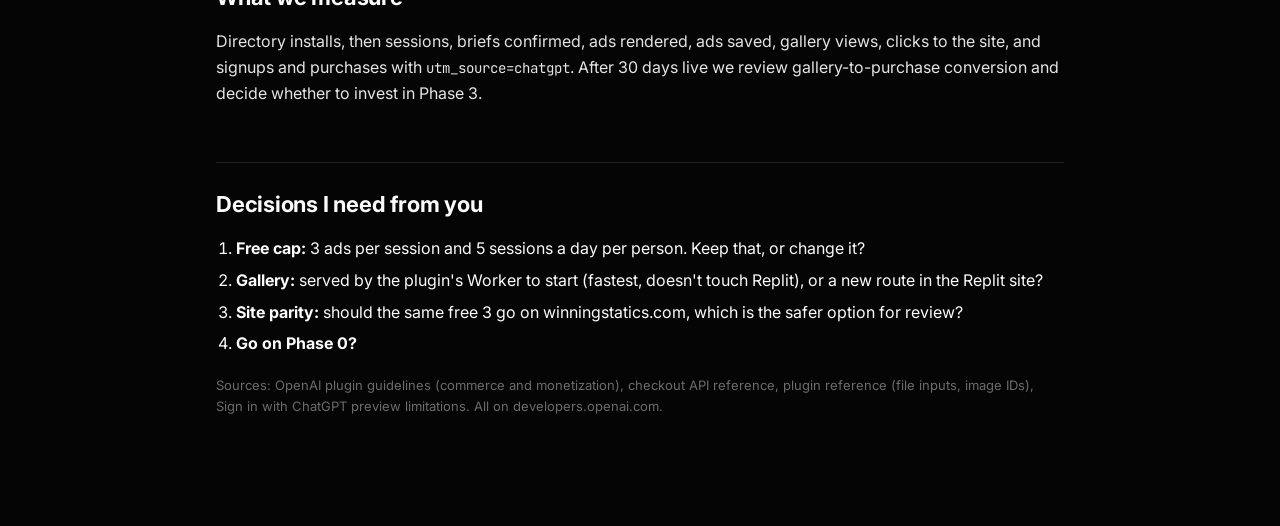
<file: chatgpt-plugin/index.html>
<!doctype html>
<html lang="en">
<head>
<meta charset="utf-8">
<meta name="viewport" content="width=device-width, initial-scale=1">
<title>Winning Statics in ChatGPT</title>
<meta name="description" content="Build plan for a free Winning Statics plugin in the ChatGPT directory: our library and workflow, ChatGPT's image model.">
<link rel="preconnect" href="https://fonts.googleapis.com">
<link href="https://fonts.googleapis.com/css2?family=Inter:wght@400;500;600;700&family=JetBrains+Mono:wght@400;500&display=swap" rel="stylesheet">
<style>
:root{
  --bg:#050505;--card:#0D0D0D;--card2:#141414;--line:#232323;--ink:#FCFCFC;--mute:#A3A3A3;--dim:#6B6B6B;
  --mint:#71D793;--mint-2:#41B983;--mint-soft:rgba(113,215,147,.12);
  --amber:#F2C265;--amber-soft:rgba(242,194,101,.12);--red:#F08A8A;--red-soft:rgba(240,138,138,.12);
}
*{box-sizing:border-box}
html,body{margin:0;background:var(--bg);color:var(--ink);font:16px/1.6 Inter,system-ui,sans-serif;-webkit-font-smoothing:antialiased}
main{max-width:880px;margin:0 auto;padding:56px 16px 96px}
h1{font-size:clamp(30px,5vw,44px);line-height:1.1;letter-spacing:-.02em;margin:0 0 14px}
h2{font-size:22px;letter-spacing:-.01em;margin:56px 0 14px;padding-top:24px;border-top:1px solid var(--line)}
h3{font-size:16px;margin:22px 0 8px}
p{margin:0 0 14px;color:#E4E4E4}
.lede{font-size:18px;color:var(--mute);max-width:680px}
.eyebrow{font:500 12px/1 'JetBrains Mono',monospace;letter-spacing:.12em;text-transform:uppercase;color:var(--mint);margin-bottom:18px}
.meta{font-size:13px;color:var(--dim);margin-top:18px}
code,.mono{font-family:'JetBrains Mono',monospace;font-size:.88em}
code{background:var(--card2);border:1px solid var(--line);border-radius:5px;padding:1px 6px}
ul,ol{padding-left:20px;margin:0 0 14px}
li{margin:0 0 6px}
.card{background:var(--card);border:1px solid var(--line);border-radius:14px;padding:20px 22px;margin:14px 0}
.tldr{border-color:rgba(113,215,147,.35);background:linear-gradient(180deg,var(--mint-soft),var(--card) 70%)}
.tldr strong{color:var(--mint)}
.grid2{display:grid;grid-template-columns:1fr 1fr;gap:14px}
@media (max-width:680px){.grid2{grid-template-columns:1fr}}
.flow{counter-reset:s;list-style:none;padding:0}
.flow li{counter-increment:s;position:relative;padding:14px 16px 14px 58px;background:var(--card);border:1px solid var(--line);border-radius:12px;margin-bottom:8px}
.flow li::before{content:counter(s);position:absolute;left:16px;top:14px;width:28px;height:28px;border-radius:50%;background:var(--mint-soft);color:var(--mint);font:600 13px/28px Inter;text-align:center}
.who{display:inline-block;font:500 11px/1 'JetBrains Mono',monospace;text-transform:uppercase;letter-spacing:.08em;padding:4px 7px;border-radius:5px;margin-right:6px;vertical-align:1px}
.us{background:var(--mint-soft);color:var(--mint)}
.gpt{background:var(--card2);color:var(--mute);border:1px solid var(--line)}
.user{background:var(--amber-soft);color:var(--amber)}
table{width:100%;border-collapse:collapse;font-size:14px;margin:8px 0 16px}
th,td{text-align:left;padding:10px 10px;border-bottom:1px solid var(--line);vertical-align:top}
th{font-weight:600;color:var(--mute);font-size:12px;text-transform:uppercase;letter-spacing:.06em}
.wrap{overflow-x:auto}
.gate{display:flex;gap:14px;align-items:flex-start}
.gate b{flex:0 0 auto;font:600 12px/1 'JetBrains Mono',monospace;color:var(--bg);background:var(--mint);border-radius:6px;padding:6px 8px;margin-top:2px}
.phase{display:flex;justify-content:space-between;align-items:baseline;gap:12px;flex-wrap:wrap}
.pill{font:500 12px/1 'JetBrains Mono',monospace;color:var(--mute);border:1px solid var(--line);border-radius:999px;padding:6px 10px;white-space:nowrap}
.warn{border-color:rgba(242,194,101,.35);background:linear-gradient(180deg,var(--amber-soft),var(--card) 70%)}
.warn h3{color:var(--amber);margin-top:0}
.no{color:var(--red)}
.yes{color:var(--mint)}
.small{font-size:14px;color:var(--mute)}
a{color:var(--mint)}
</style>
</head>
<body>
<main>
  <div class="eyebrow">Winning Statics · build plan</div>
  <h1>Winning Statics in ChatGPT</h1>
  <p class="lede">A free plugin in the ChatGPT directory. We do the thinking (store read, template library, QA). ChatGPT draws the ads with its own image model, on the user's plan. It's an acquisition channel: people who want the full pack buy on winningstatics.com.</p>
  <p class="meta">Drafted 30 Sep 2026 · Status: plan, nothing built yet</p>

  <div class="card tldr">
    <p><strong>The short version</strong></p>
    <ul>
      <li><strong>What the user gets:</strong> paste a store URL in ChatGPT, get 3 ads built from our ranked template library, plus a gallery link on winningstatics.com.</li>
      <li><strong>What it costs us:</strong> one page fetch, one text call and a QA check per ad. Image rendering costs us nothing.</li>
      <li><strong>What it can't do:</strong> sell anything. OpenAI's plugin rules ban selling digital goods, credits, subscriptions and upgrade prompts inside ChatGPT.</li>
      <li><strong>First step:</strong> a 1 to 2 day test that answers the one open question: will ChatGPT render images when our plugin tells it to? If not, we stop there.</li>
      <li><strong>Total build:</strong> about 1.5 to 2 weeks before OpenAI's review, if the test passes.</li>
    </ul>
  </div>

  <h2>How a session works</h2>
  <ol class="flow">
    <li><span class="who user">User</span>Types "make ads for mystore.com" or picks Winning Statics in ChatGPT.</li>
    <li><span class="who us">Our server</span><code>read_store</code> fetches the page and runs our existing enrichment (brand, product, audience, 3 angles, hero photo). It returns a short brief the user can correct.</li>
    <li><span class="who us">Our server</span><code>plan_ads</code> picks the top templates from 3 different styles in the ranked library, fills in the product details and returns 3 finished prompts plus the hero photo.</li>
    <li><span class="who gpt">ChatGPT</span>Renders each prompt with its built-in image generation, following our skill's instructions. This part runs on the user's plan.</li>
    <li><span class="who us">Our server</span><code>save_ads</code> receives the 3 images, runs our QA check (with the brand name, so it doesn't fail the buyer's own logo), stores them and returns a gallery link.</li>
    <li><span class="who user">User</span>Opens <span class="mono">winningstatics.com/g/{id}</span>: their 3 ads to download, with the normal site one click away.</li>
  </ol>

  <h2>What we build</h2>
  <div class="wrap"><table>
    <tr><th>Piece</th><th>What it is</th><th>Reuses</th></tr>
    <tr><td><b>MCP Worker</b><br><span class="small mono">winningstatics-mcp</span></td><td>New Cloudflare Worker at <span class="mono">mcp.winningstatics.com</span>, streamable HTTP. Holds the 3 tools. Runs in the cloud like every other WS job.</td><td>Talks to <span class="mono">winningstatics-api</span> over a service binding, so there's one copy of the enrichment and template logic.</td></tr>
    <tr><td><b>2 internal routes</b> on the API</td><td><span class="mono">/internal/enrich</span> and <span class="mono">/internal/plan-preview</span>. They're only reachable through the binding, never from the public web.</td><td><span class="mono">enrichProduct</span>, <span class="mono">planProduct</span>'s template pick, <span class="mono">productBlock</span>, the untrusted-content fencing, <span class="mono">isPublicHttpUrl</span>.</td></tr>
    <tr><td><b>Skill</b><br><span class="small mono">SKILL.md</span></td><td>Tells ChatGPT the order of steps: read store, confirm brief, plan, render all 3, save. Also covers the edge cases: no photo, bad URL, refusals.</td><td>Style contracts from <span class="mono">pipeline/styles.py</span>.</td></tr>
    <tr><td><b>Storage</b></td><td>R2 bucket for the images. Two Supabase tables: <span class="mono">gpt_sessions</span> (store URL, profile, template ids, IP hash) and <span class="mono">gpt_ads</span>. Inserts are bulk to stay under the 50-subrequest limit.</td><td>Existing Supabase project.</td></tr>
    <tr><td><b>Gallery page</b></td><td>Served by the MCP Worker to start with, so we don't touch the Replit frontend. It can move into the Replit site later if you want.</td><td>Brand tokens (mint on black).</td></tr>
    <tr><td><b>Widget</b> <span class="small">(phase 3)</span></td><td>An inline carousel of the 3 ads inside ChatGPT. It's optional, and the plugin works without it.</td><td>None.</td></tr>
  </table></div>

  <h3>Tool contract</h3>
  <div class="wrap"><table>
    <tr><th>Tool</th><th>Input</th><th>Returns</th><th>Annotations</th></tr>
    <tr><td><code>read_store</code></td><td><span class="mono">url</span>, optional notes</td><td>Brief: brand, product, audience, 3 angles, hero photo</td><td>read-only, open world, no auth</td></tr>
    <tr><td><code>plan_ads</code></td><td><span class="mono">session_id</span>, optional angle</td><td>3 prompts (one per style) and the hero photo as image content</td><td>read-only, closed world, no auth</td></tr>
    <tr><td><code>save_ads</code></td><td><span class="mono">session_id</span>, 3 image files (<span class="mono">openai/fileParams</span>)</td><td>QA verdict per ad and a gallery URL</td><td>writes, closed world, no auth</td></tr>
  </table></div>
  <p class="small">All three tools are anonymous. Linking a Winning Statics account (so paid users can pull the pack they already own into ChatGPT, which the rules allow) comes later.</p>

  <h2>Phase 0: the test (1 to 2 days)</h2>
  <p>A minimal server plus the skill, run against 5 demo brands from <span class="mono">brands11.py</span>. Each gate is pass or fail, and gate G1 decides whether we build anything else.</p>
  <div class="card">
    <div class="gate"><b>G1</b><div><strong>Does ChatGPT draw the image?</strong> After <code>plan_ads</code> returns a prompt, does the skill get ChatGPT to use its built-in image generation? <span class="no">If not, we stop.</span> OpenAI's docs don't say either way, which is why we test before building.</div></div>
  </div>
  <div class="card">
    <div class="gate"><b>G2</b><div><strong>Do the images come back to us?</strong> Does ChatGPT pass its generated images to <code>save_ads</code> as file inputs? If not, we drop QA and the gallery, the user downloads from the chat, and we lose tracking below the chat.</div></div>
  </div>
  <div class="card">
    <div class="gate"><b>G3</b><div><strong>Does it match the real product?</strong> Does ChatGPT use the hero photo our tool returns as a reference? If not, the skill asks the user to upload a product photo first.</div></div>
  </div>
  <div class="card">
    <div class="gate"><b>G4</b><div><strong>Is the quality good enough?</strong> We render the same templates in ChatGPT and in our pipeline, then score both with our QA prompt. ChatGPT passes if its QA pass rate is at least 80% of ours. Below that, a free sample would undersell the paid product.</div></div>
  </div>
  <p><strong>The one thing you'd do:</strong> in ChatGPT, open Settings, then Security and login, turn on Developer mode, and add the server URL I send you. That takes about 2 minutes. I build and run everything else.</p>

  <h2>Phases 1 to 3</h2>
  <div class="card">
    <div class="phase"><h3>Phase 1 · MVP</h3><span class="pill">3 to 4 days</span></div>
    <ul>
      <li>Harden the 3 tools and the 2 internal routes, add R2 and the Supabase tables, run QA on saved images.</li>
      <li>Gallery page with download and UTM-tagged links (<span class="mono">utm_source=chatgpt</span>).</li>
      <li>Abuse limits: 5 sessions a day per IP hash, 3 ads per session, plus the rate-limit binding. Public URLs only.</li>
      <li>Events through <span class="mono">logEvent</span>: session, plan, render, save, gallery view, site click.</li>
    </ul>
  </div>
  <div class="card">
    <div class="phase"><h3>Phase 2 · Directory submission</h3><span class="pill">2 days + OpenAI review</span></div>
    <ul>
      <li>Plugin package: <span class="mono">plugin.json</span>, skill, server link, and exactly 5 positive and 3 negative test cases.</li>
      <li>Video walkthrough, release notes, and website, privacy, terms and support URLs (all HTTPS).</li>
      <li>Listing copy with no pricing, promotions or comparisons, checked against the claims ceiling.</li>
      <li>OpenAI hasn't published a review timeline, so the launch date depends on them.</li>
    </ul>
  </div>
  <div class="card">
    <div class="phase"><h3>Phase 3 · After launch</h3><span class="pill">as needed</span></div>
    <ul>
      <li>Inline carousel widget. Account linking so paid buyers can see their own pack in ChatGPT.</li>
      <li>Move the gallery into the Replit site if it's converting.</li>
    </ul>
  </div>

  <h2>OpenAI's rules and how we meet them</h2>
  <div class="wrap"><table>
    <tr><th>Rule</th><th>How we meet it</th></tr>
    <tr><td>No selling digital goods, credits or subscriptions, directly or through freemium upsells</td><td>The plugin is free and sells nothing. No tool output or widget mentions price, packs or buying.</td></tr>
    <tr><td>No upgrade prompts, and no links to checkout or upgrade pages</td><td>The gallery page has no checkout button. The site's normal navigation is there. <span class="no">This is the main review risk</span>, so the gallery stays a plain results page.</td></tr>
    <tr><td>Can't be worse than the same feature on your site</td><td>The site doesn't offer "3 free ads from a URL" today. To be safe, put the same free 3 on the site so the plugin never looks like the lesser version.</td></tr>
    <tr><td>Must do something ChatGPT can't do on its own</td><td>Store reading, a ranked library of 1,169 proven templates, per-style contracts and QA. We lead the listing with this.</td></tr>
    <tr><td>Tool hints must match what each tool does</td><td>Set as in the tool contract table above.</td></tr>
  </table></div>

  <div class="card warn">
    <h3>Open risks</h3>
    <ul>
      <li><strong>Prompts are visible.</strong> Users can see what our tools return in ChatGPT. The rotation, the 3-per-session cap and the IP limit stop anyone scraping the library in bulk, but some exposure comes with the model.</li>
      <li><strong>Terms and privacy pages.</strong> Submission needs live URLs for both. The terms page still has legal placeholders to fill before Phase 2.</li>
      <li><strong>Launch timing.</strong> The directory listing works as a public launch, so time Phase 2 with the site launch.</li>
      <li><strong>Plan limits.</strong> Free ChatGPT users have tighter image limits. The skill has to handle "you've hit your image limit" cleanly.</li>
    </ul>
  </div>

  <h2>What we measure</h2>
  <p>Directory installs, then sessions, briefs confirmed, ads rendered, ads saved, gallery views, clicks to the site, and signups and purchases with <span class="mono">utm_source=chatgpt</span>. After 30 days live we review gallery-to-purchase conversion and decide whether to invest in Phase 3.</p>

  <h2>Decisions I need from you</h2>
  <ol>
    <li><strong>Free cap:</strong> 3 ads per session and 5 sessions a day per person. Keep that, or change it?</li>
    <li><strong>Gallery:</strong> served by the plugin's Worker to start (fastest, doesn't touch Replit), or a new route in the Replit site?</li>
    <li><strong>Site parity:</strong> should the same free 3 go on winningstatics.com, which is the safer option for review?</li>
    <li><strong>Go on Phase 0?</strong></li>
  </ol>

  <p class="meta">Sources: OpenAI plugin guidelines (commerce and monetization), checkout API reference, plugin reference (file inputs, image IDs), Sign in with ChatGPT preview limitations. All on developers.openai.com.</p>
</main>
</body>
</html>
</file>
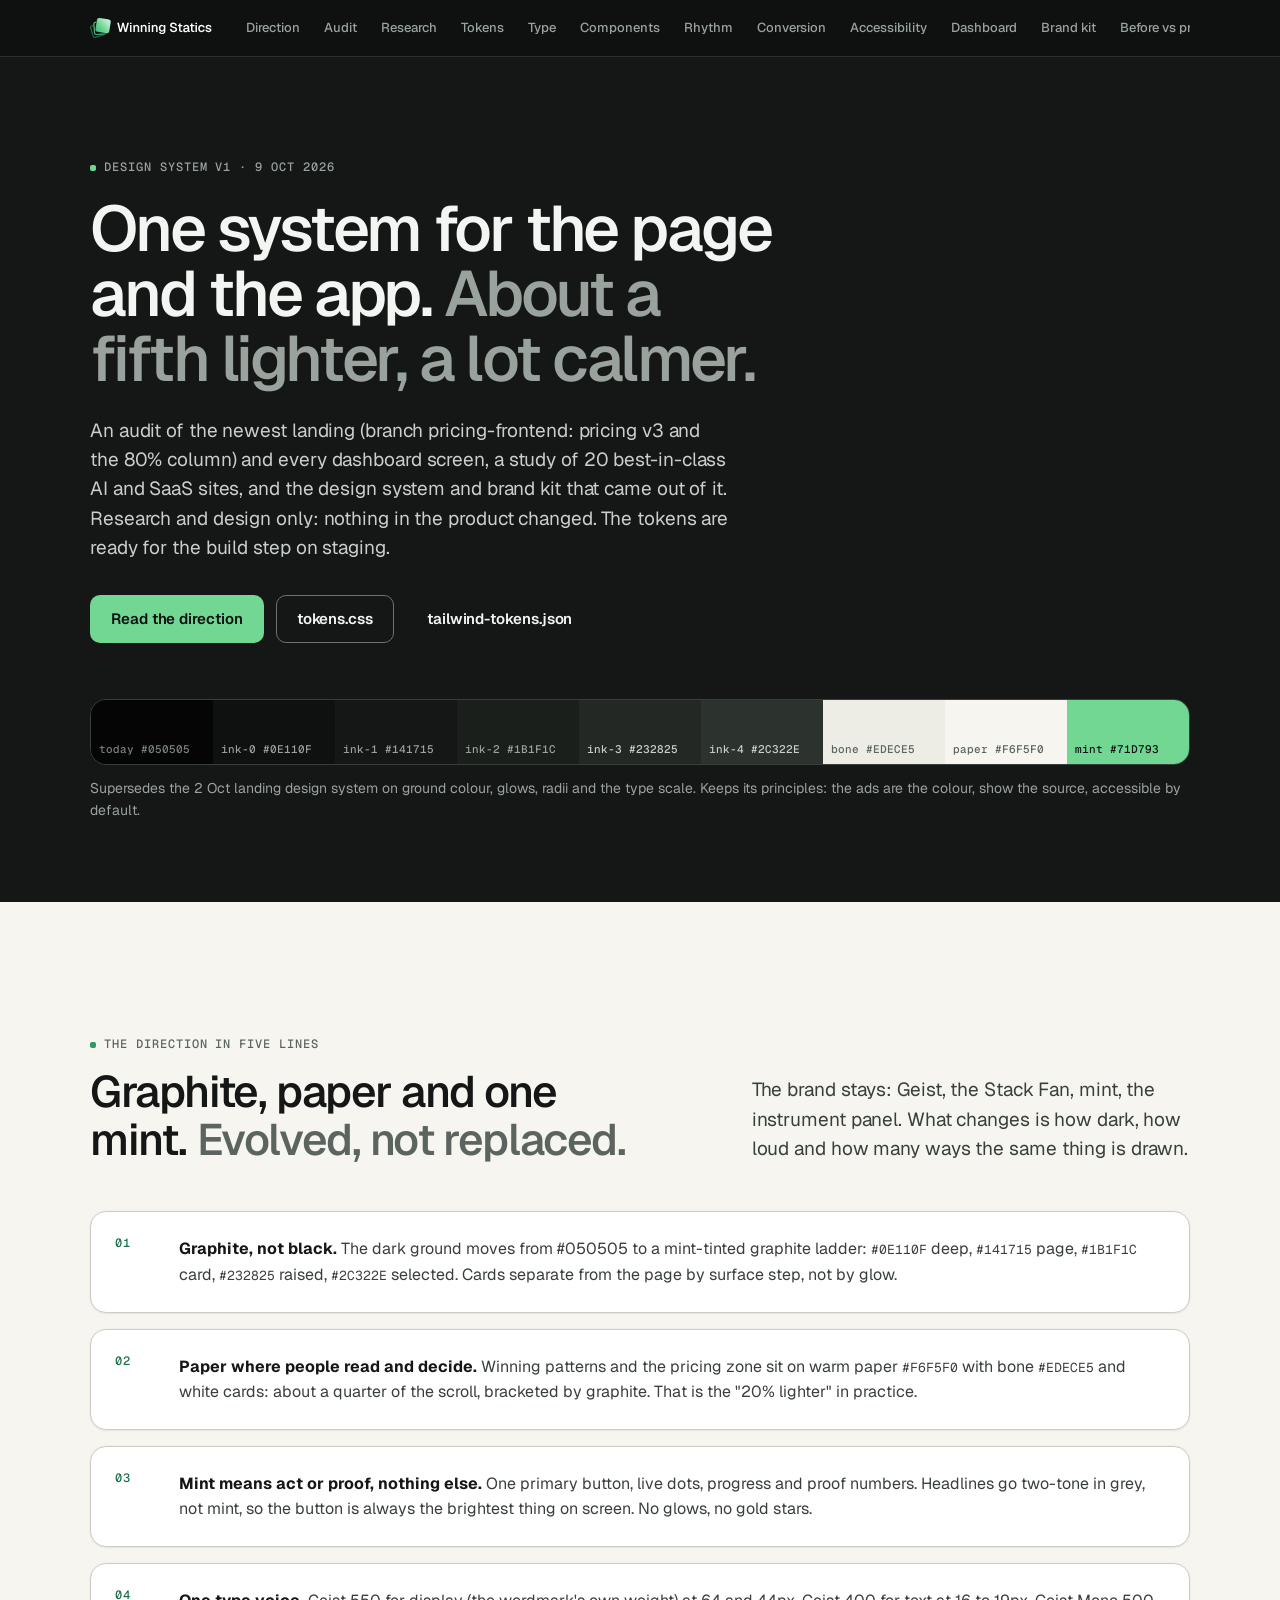
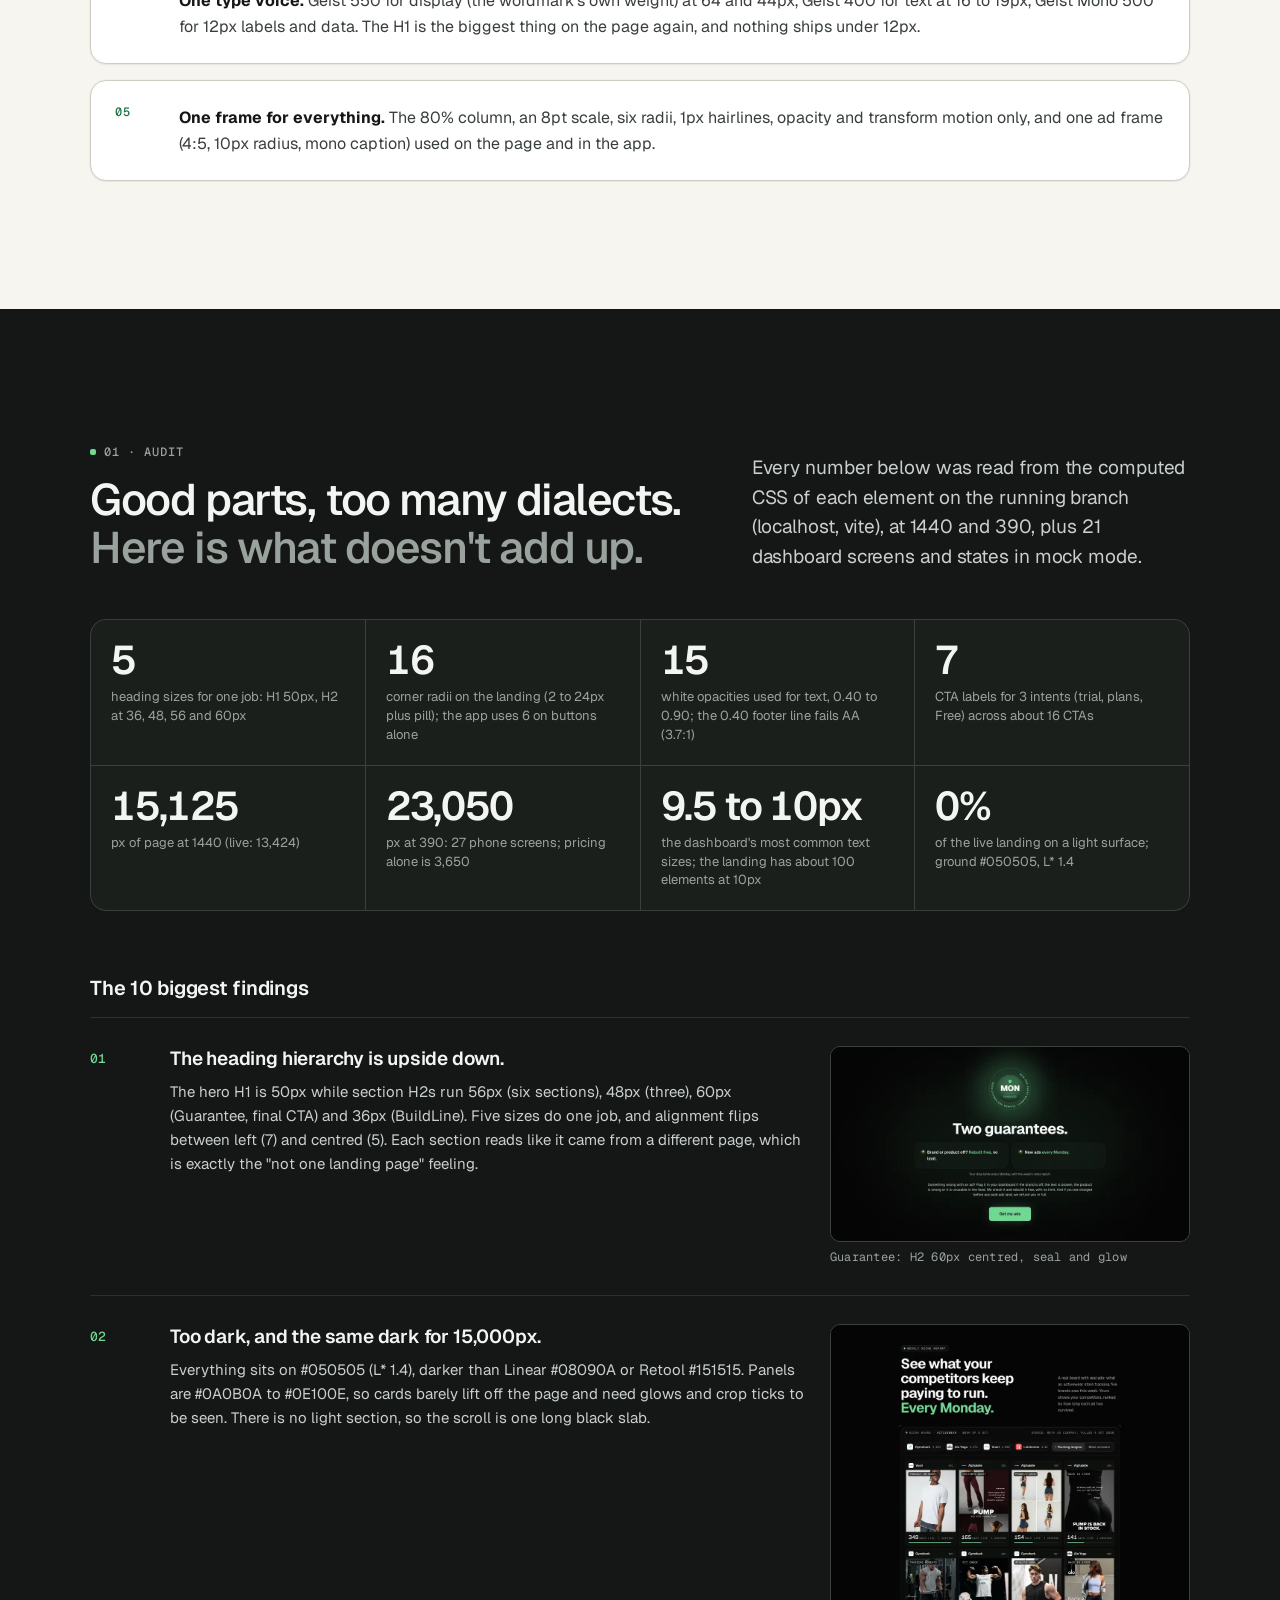
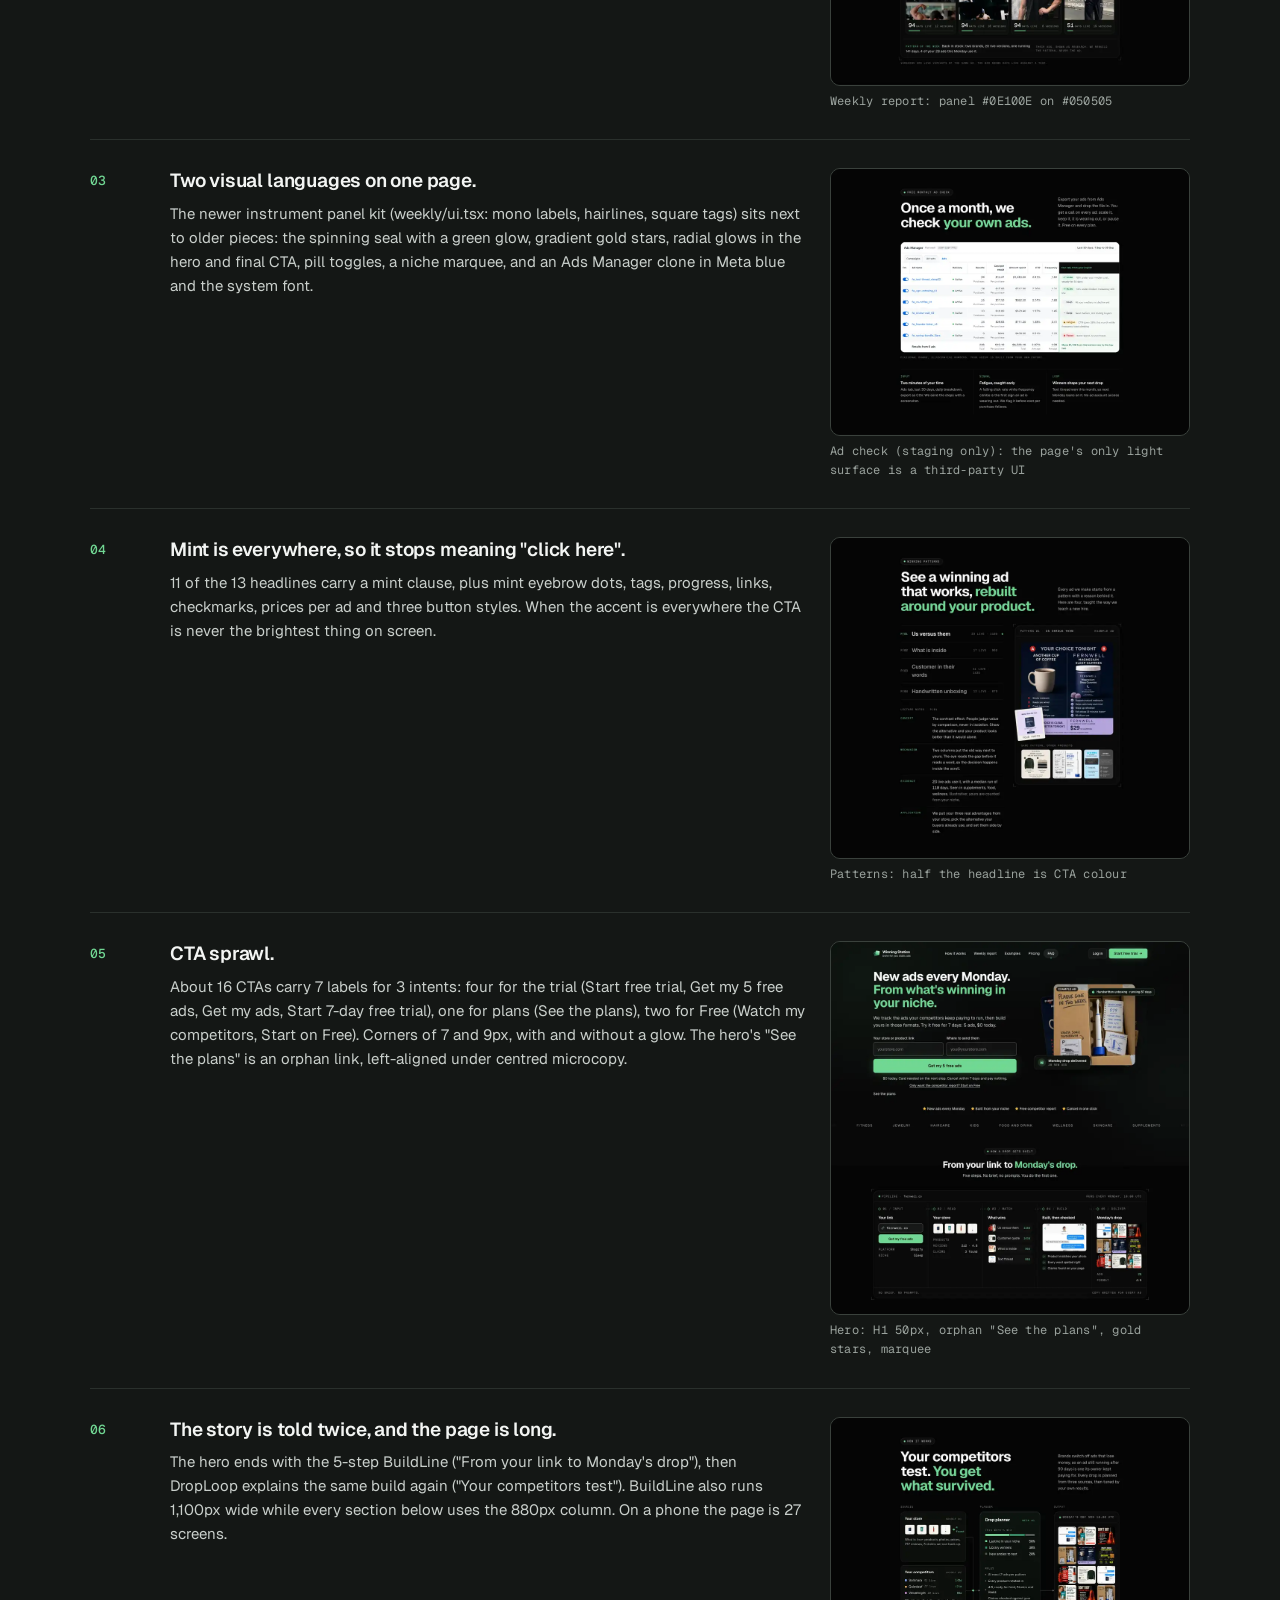
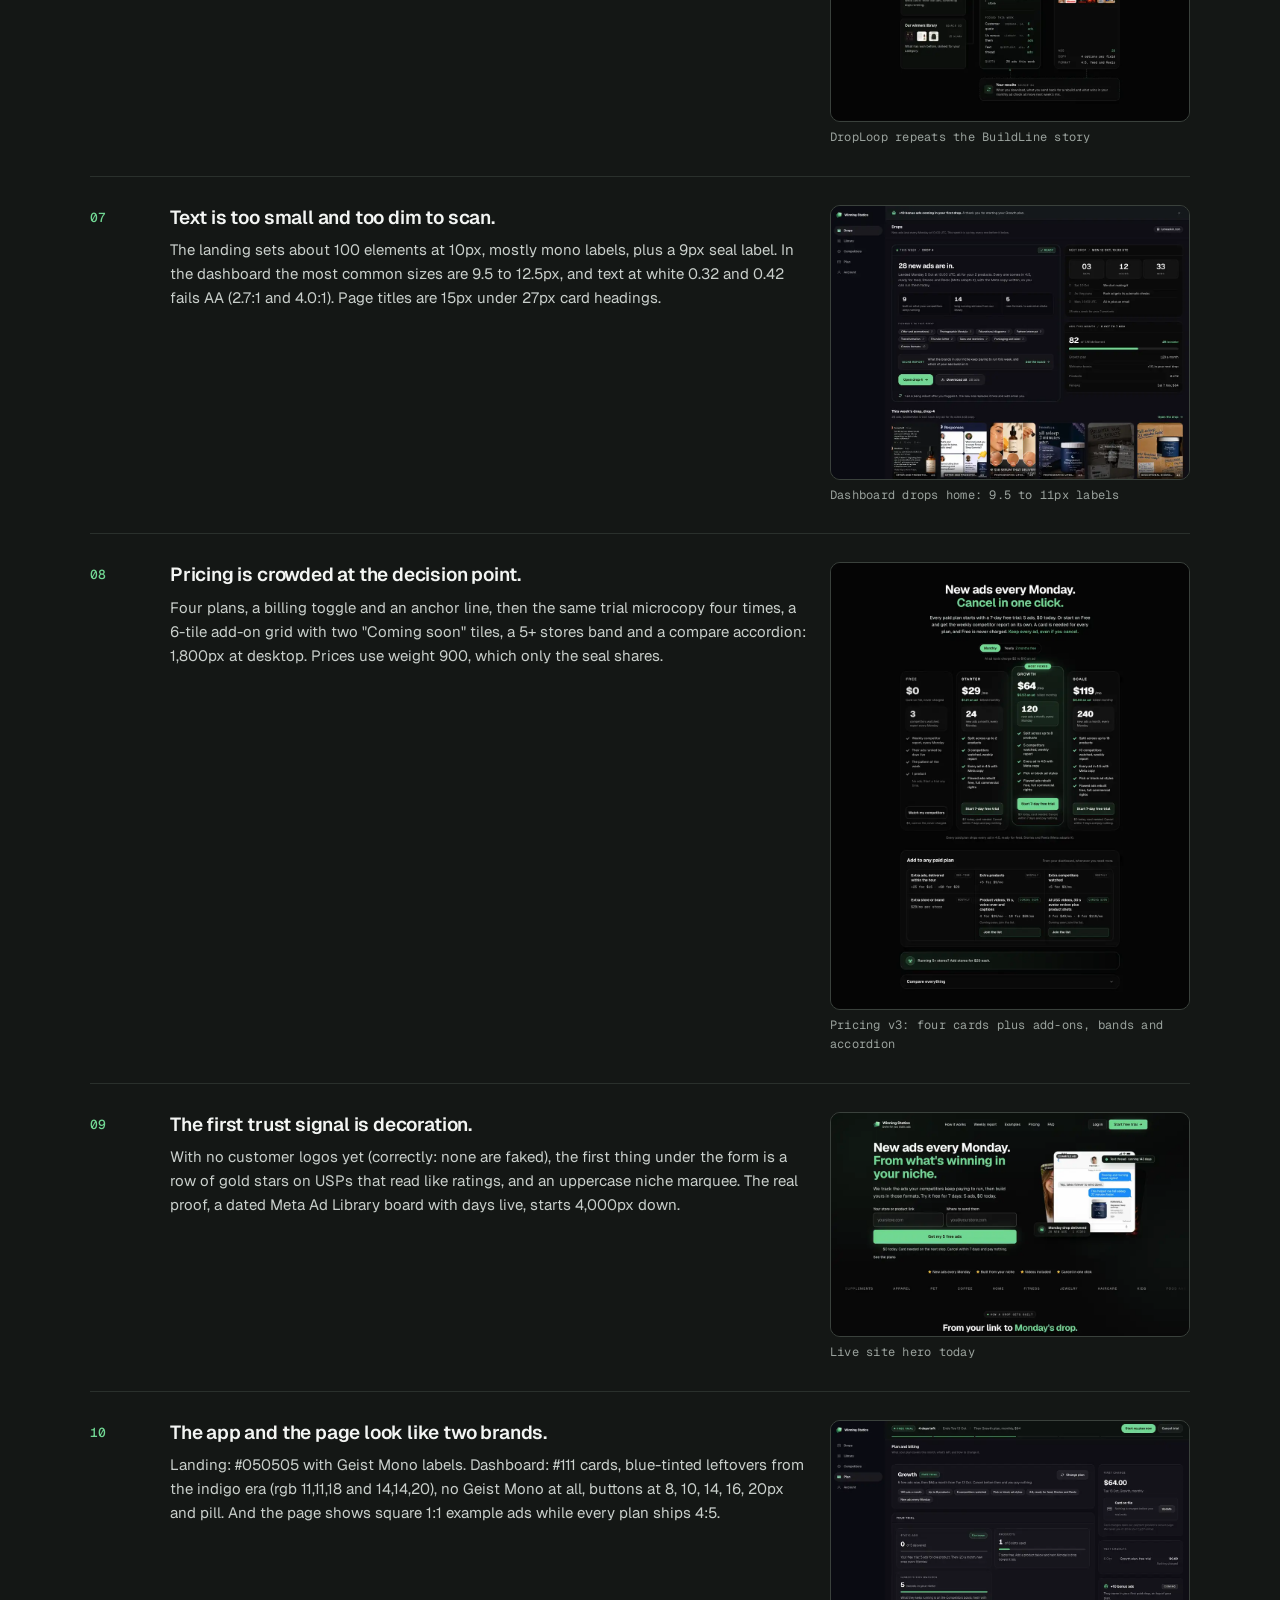
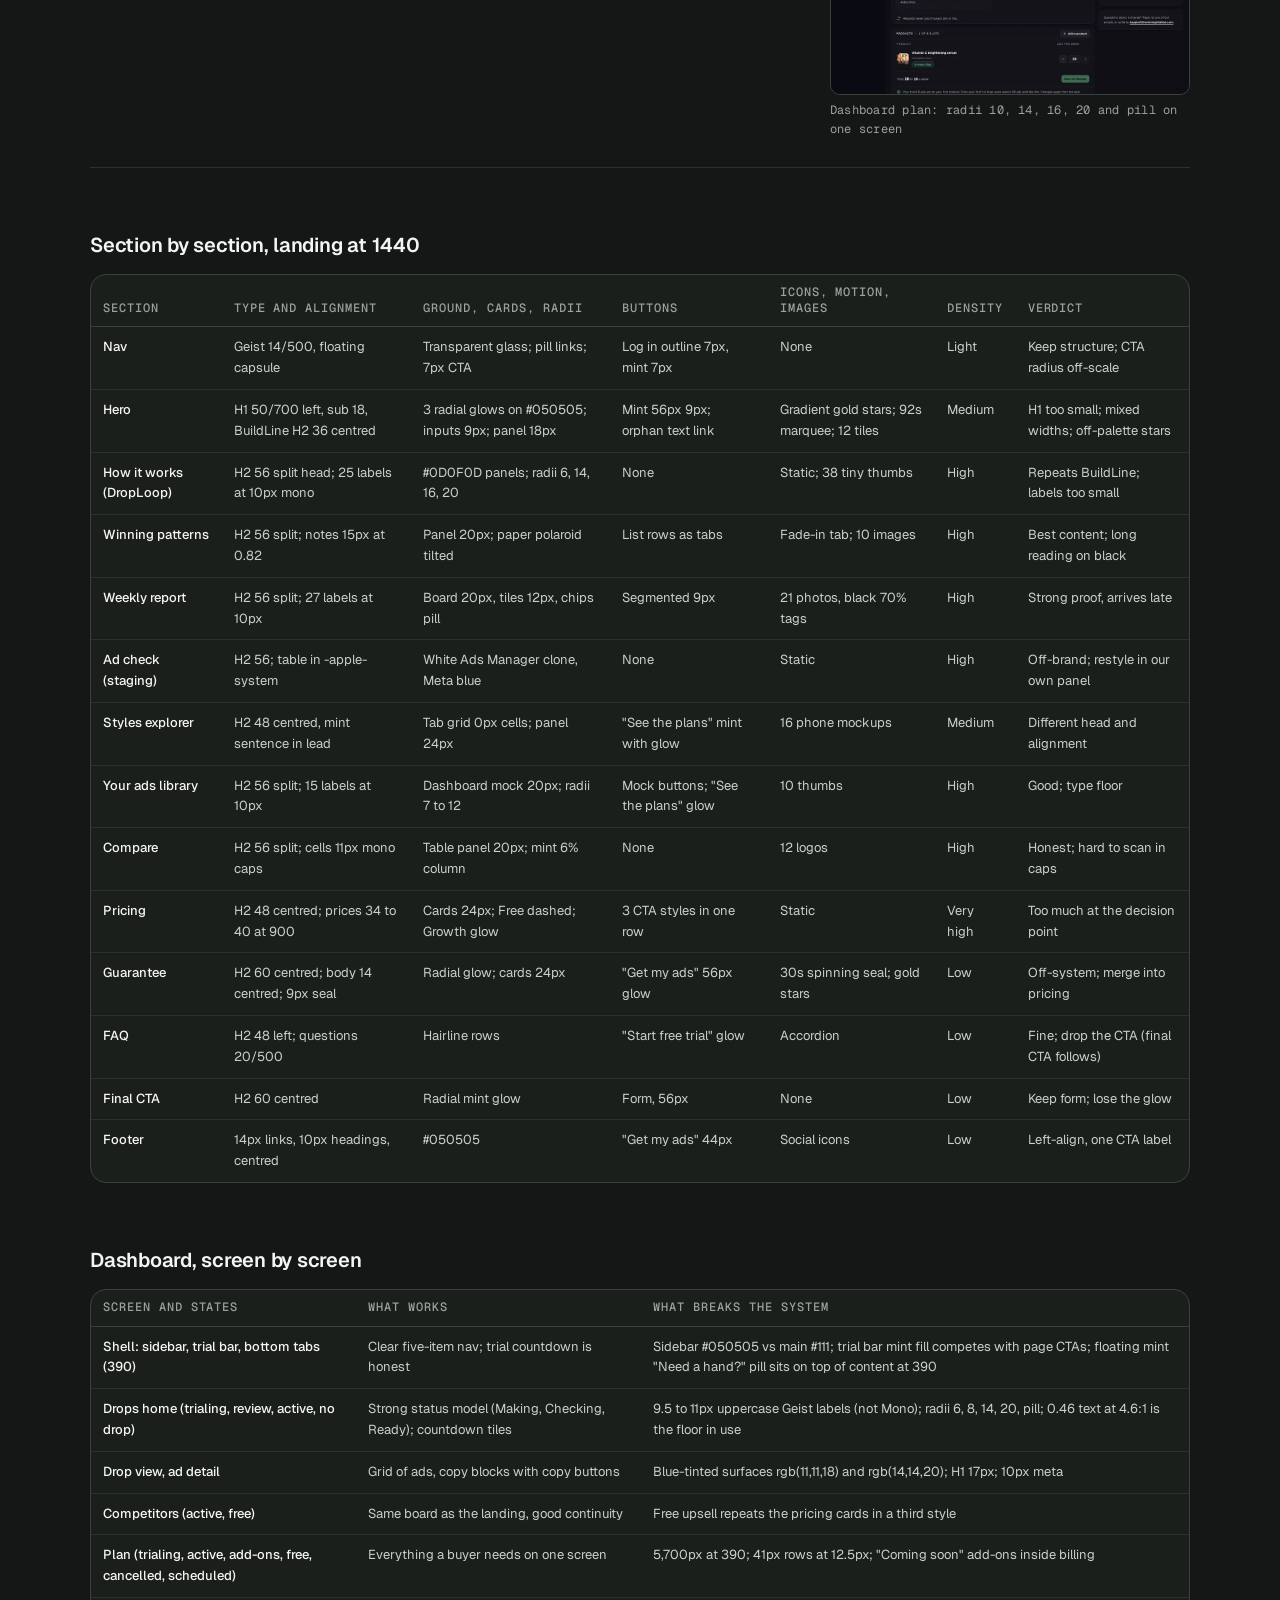
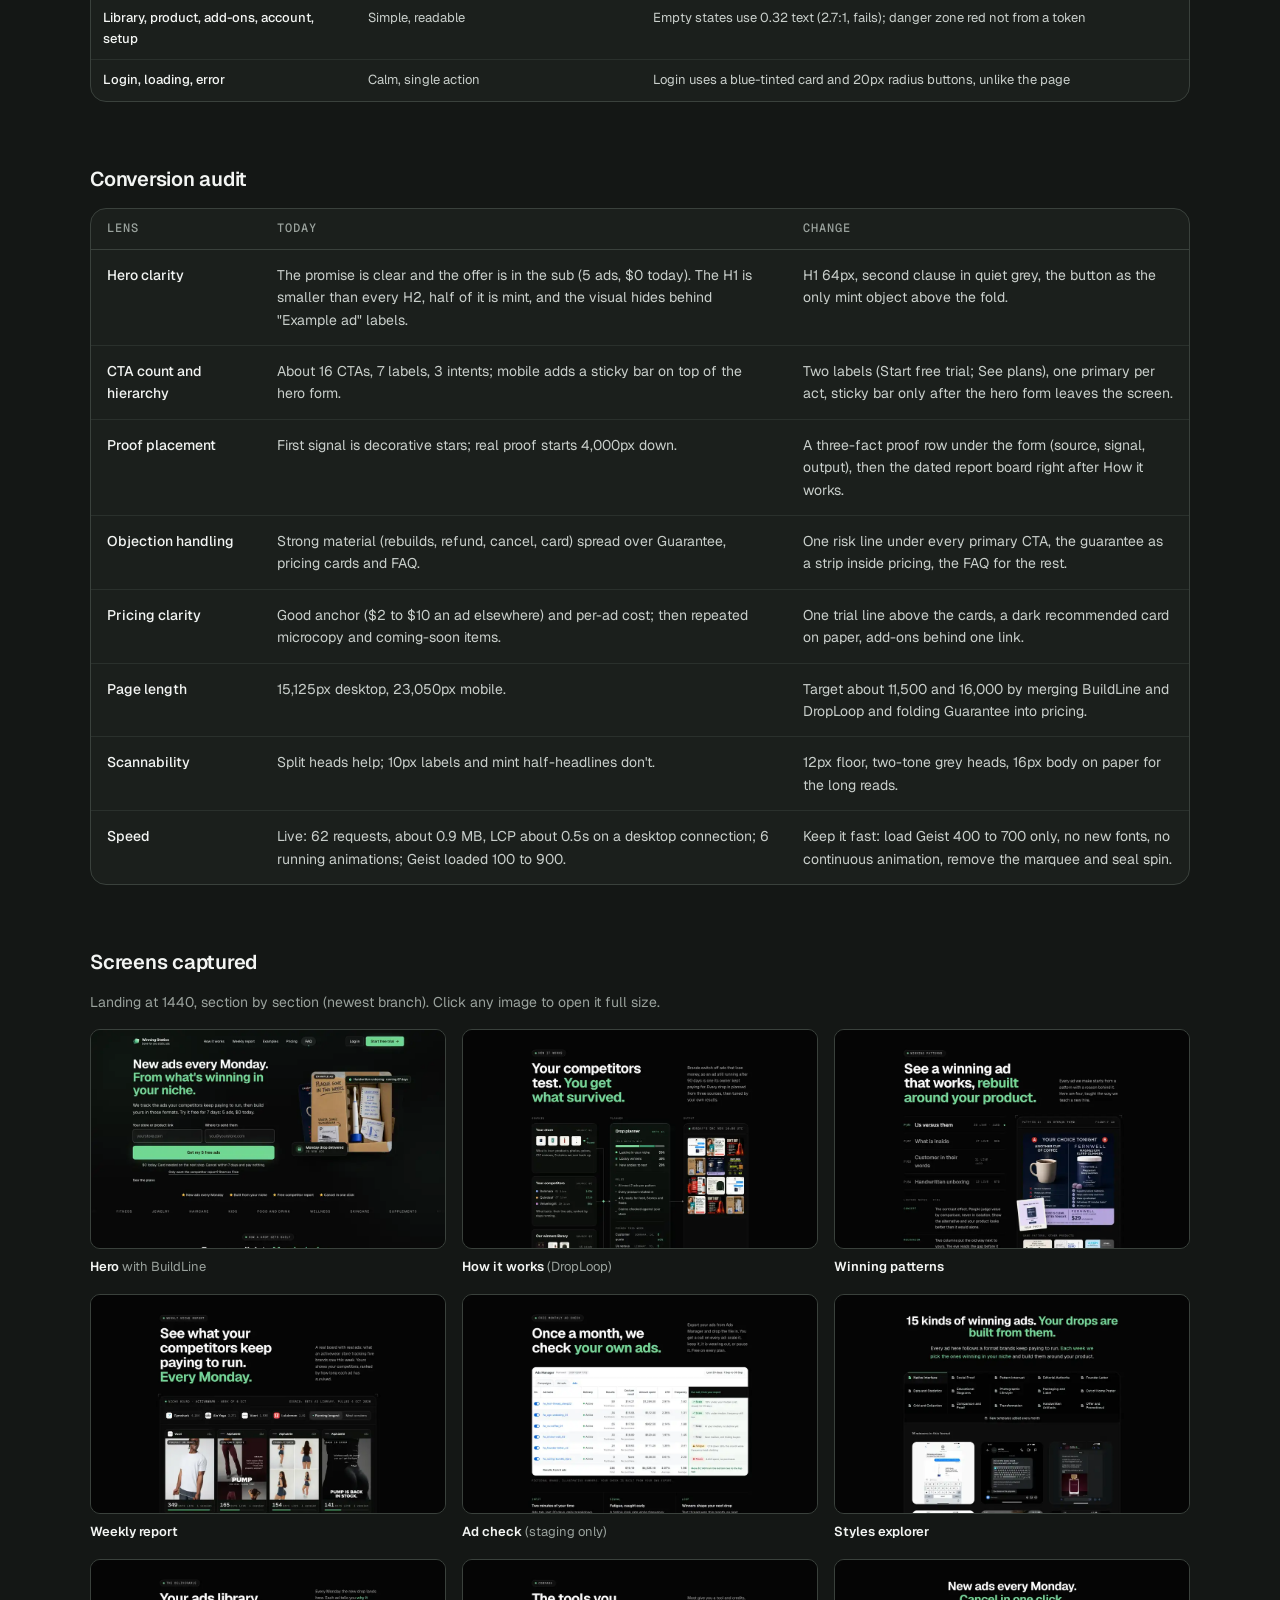
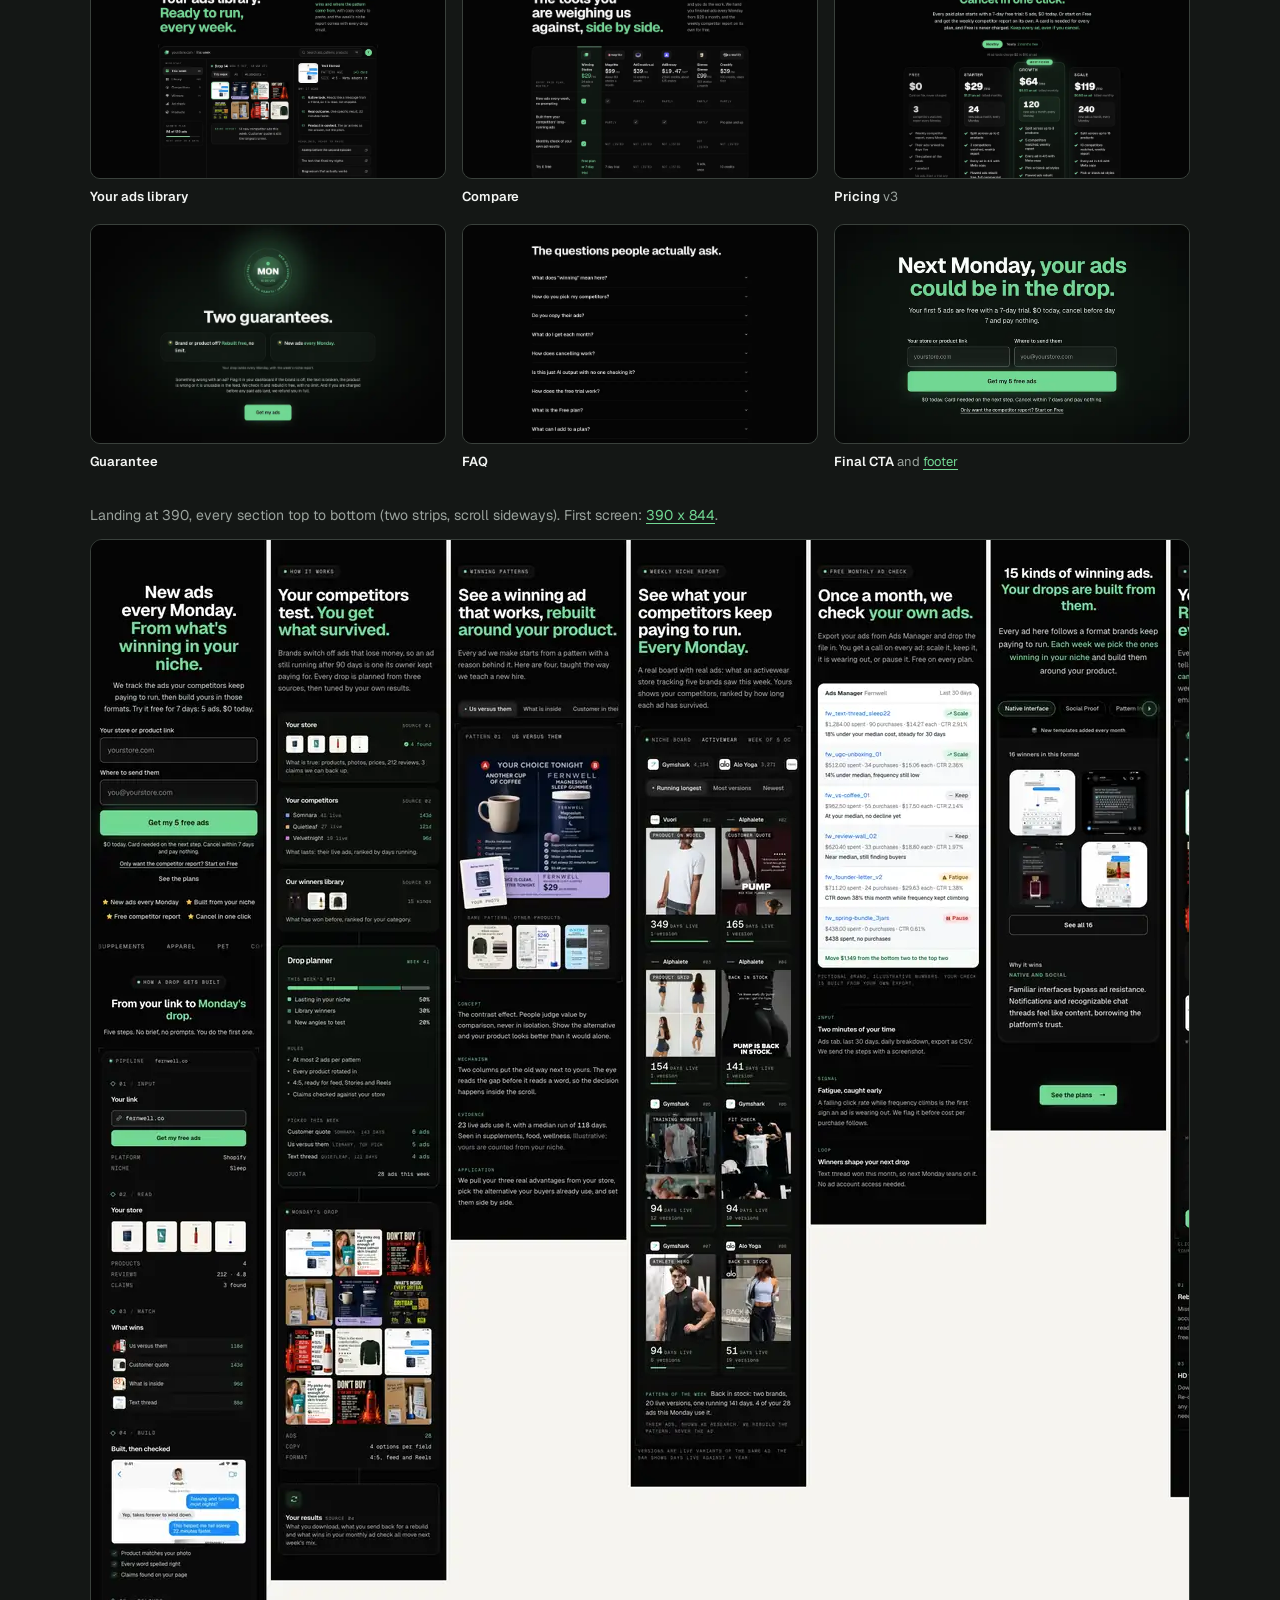
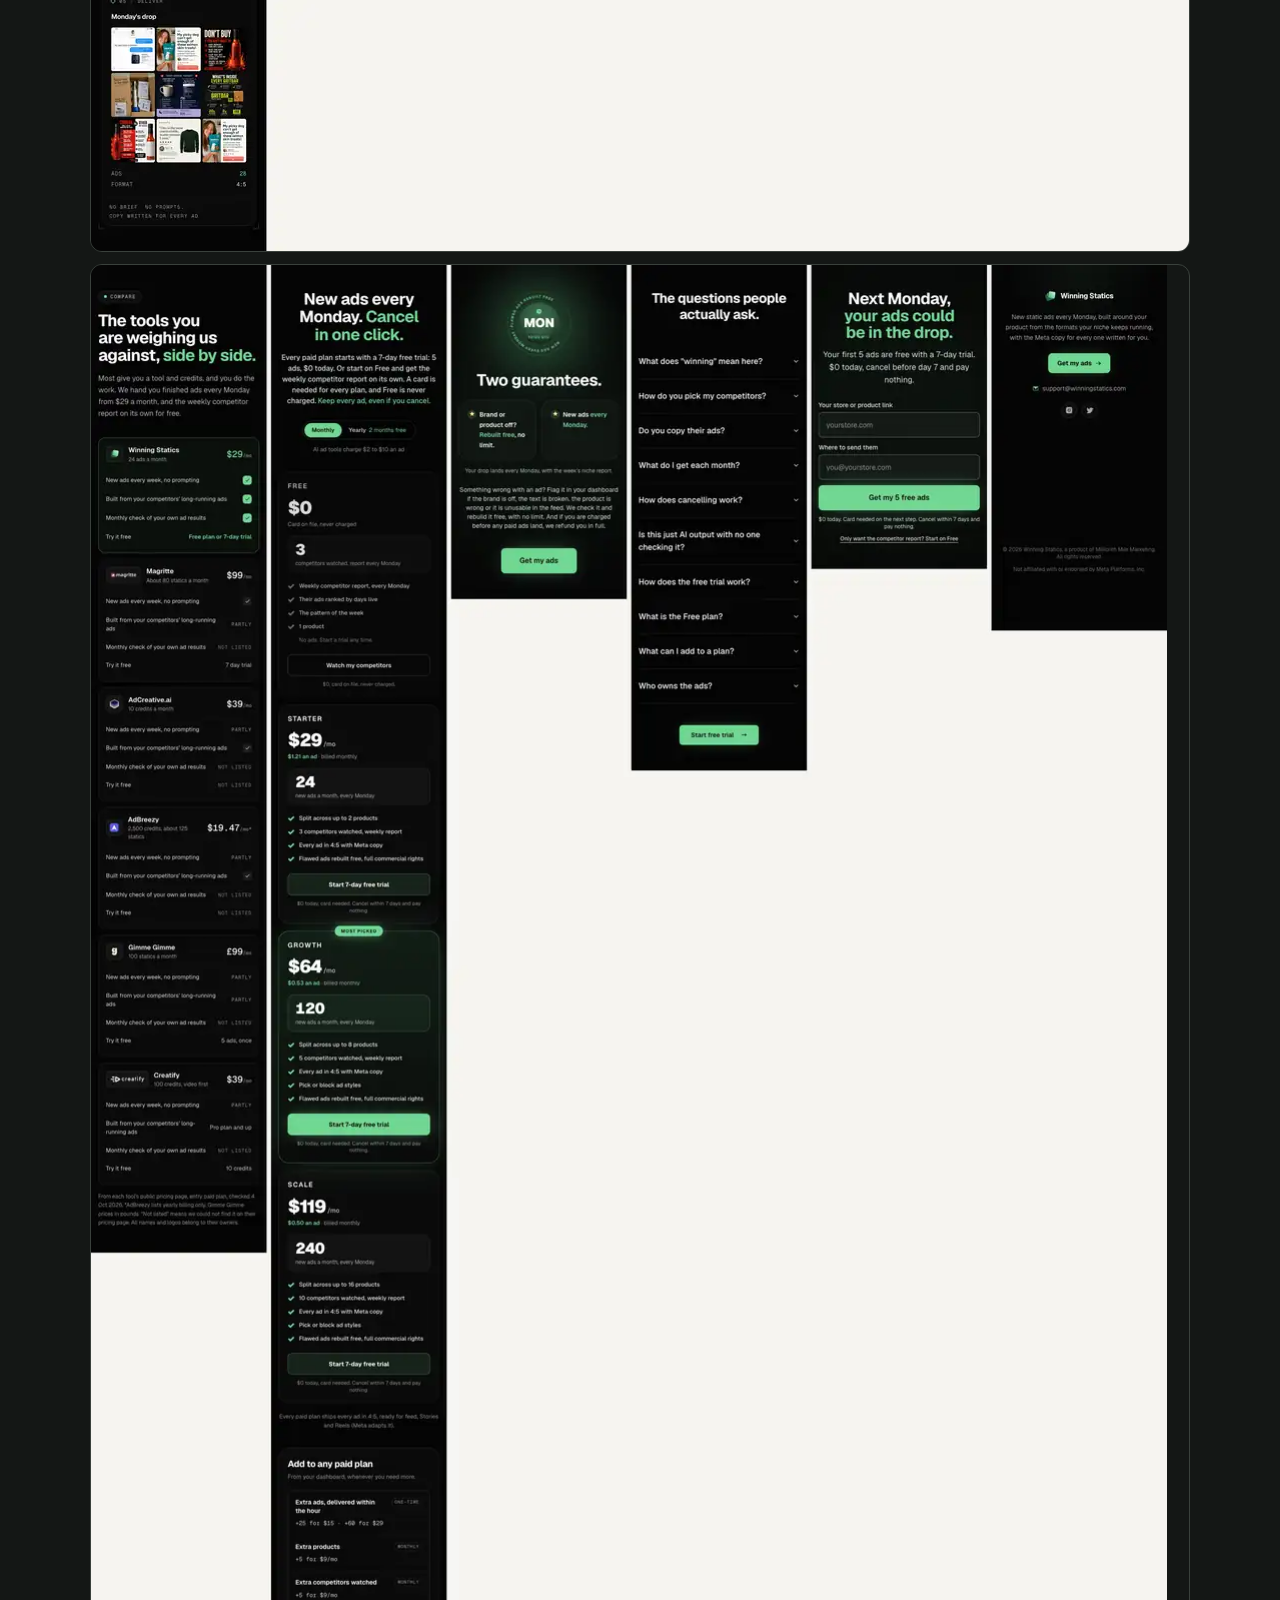
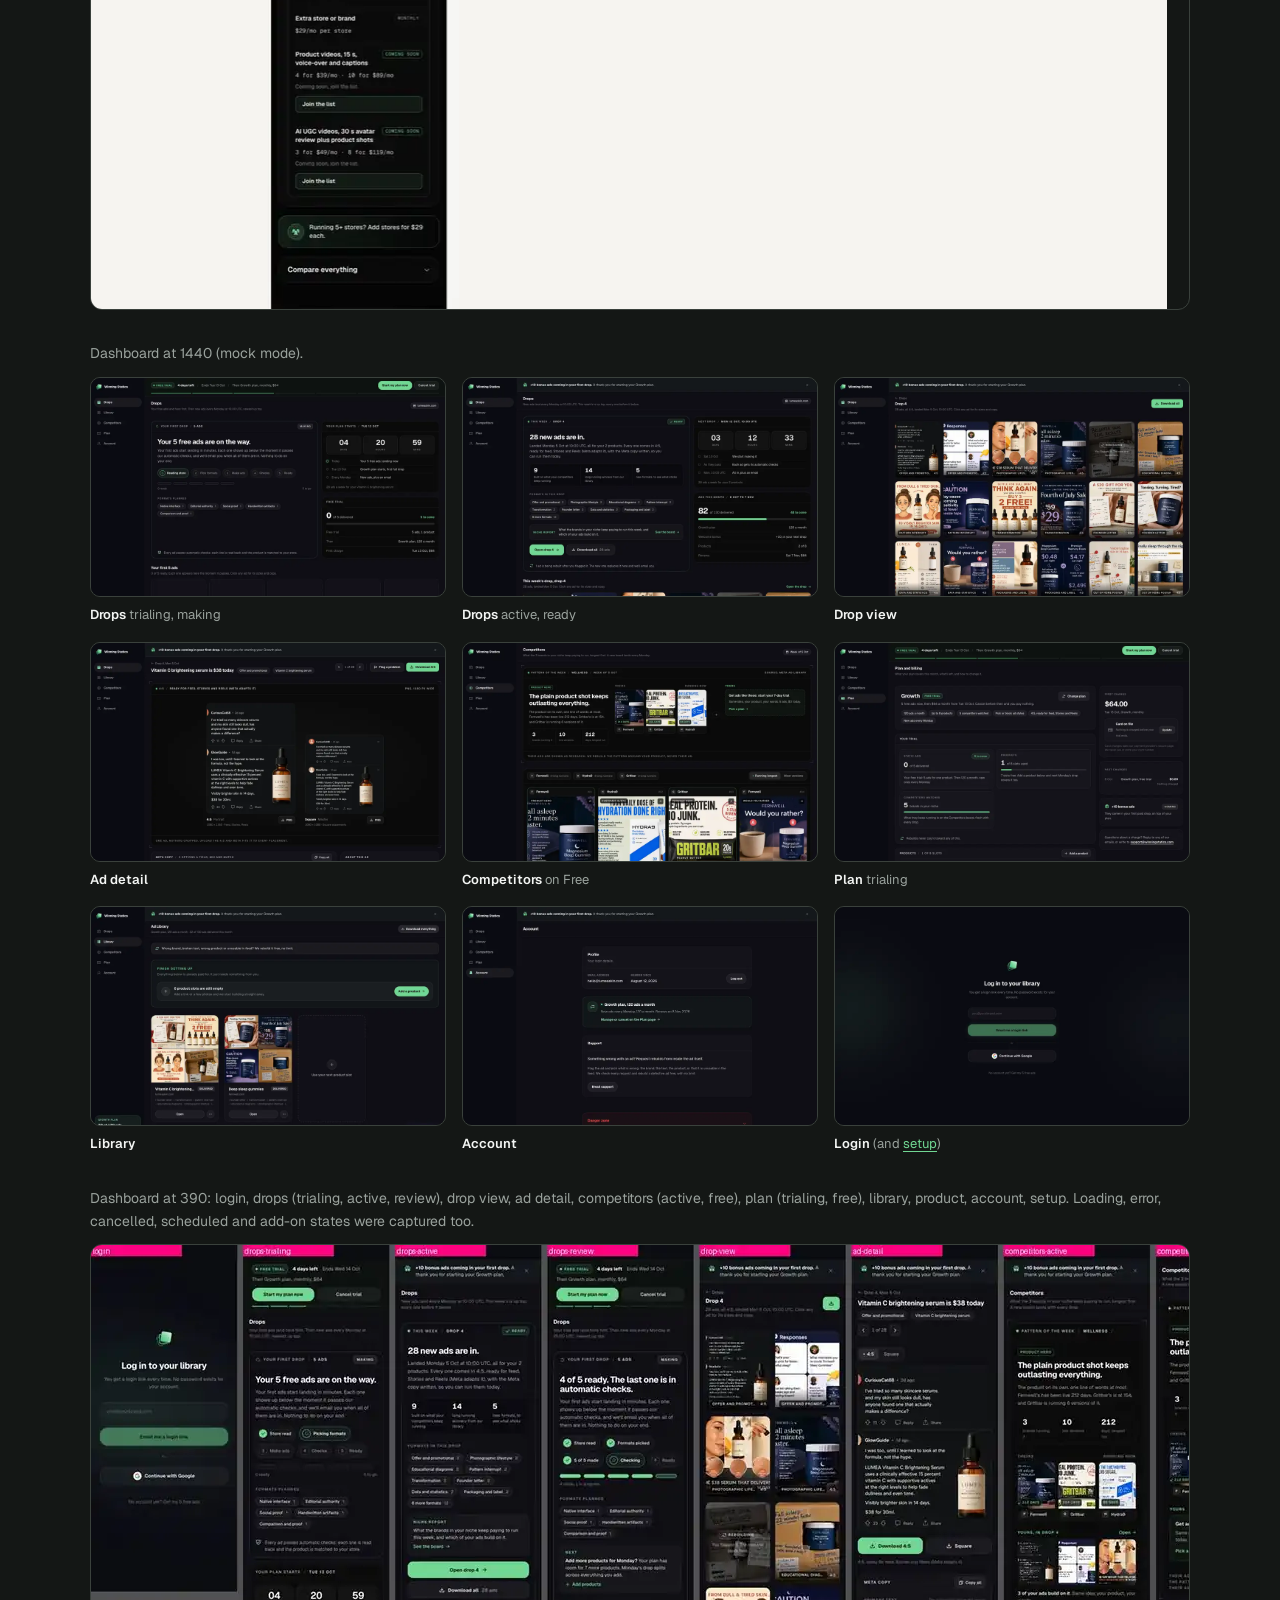
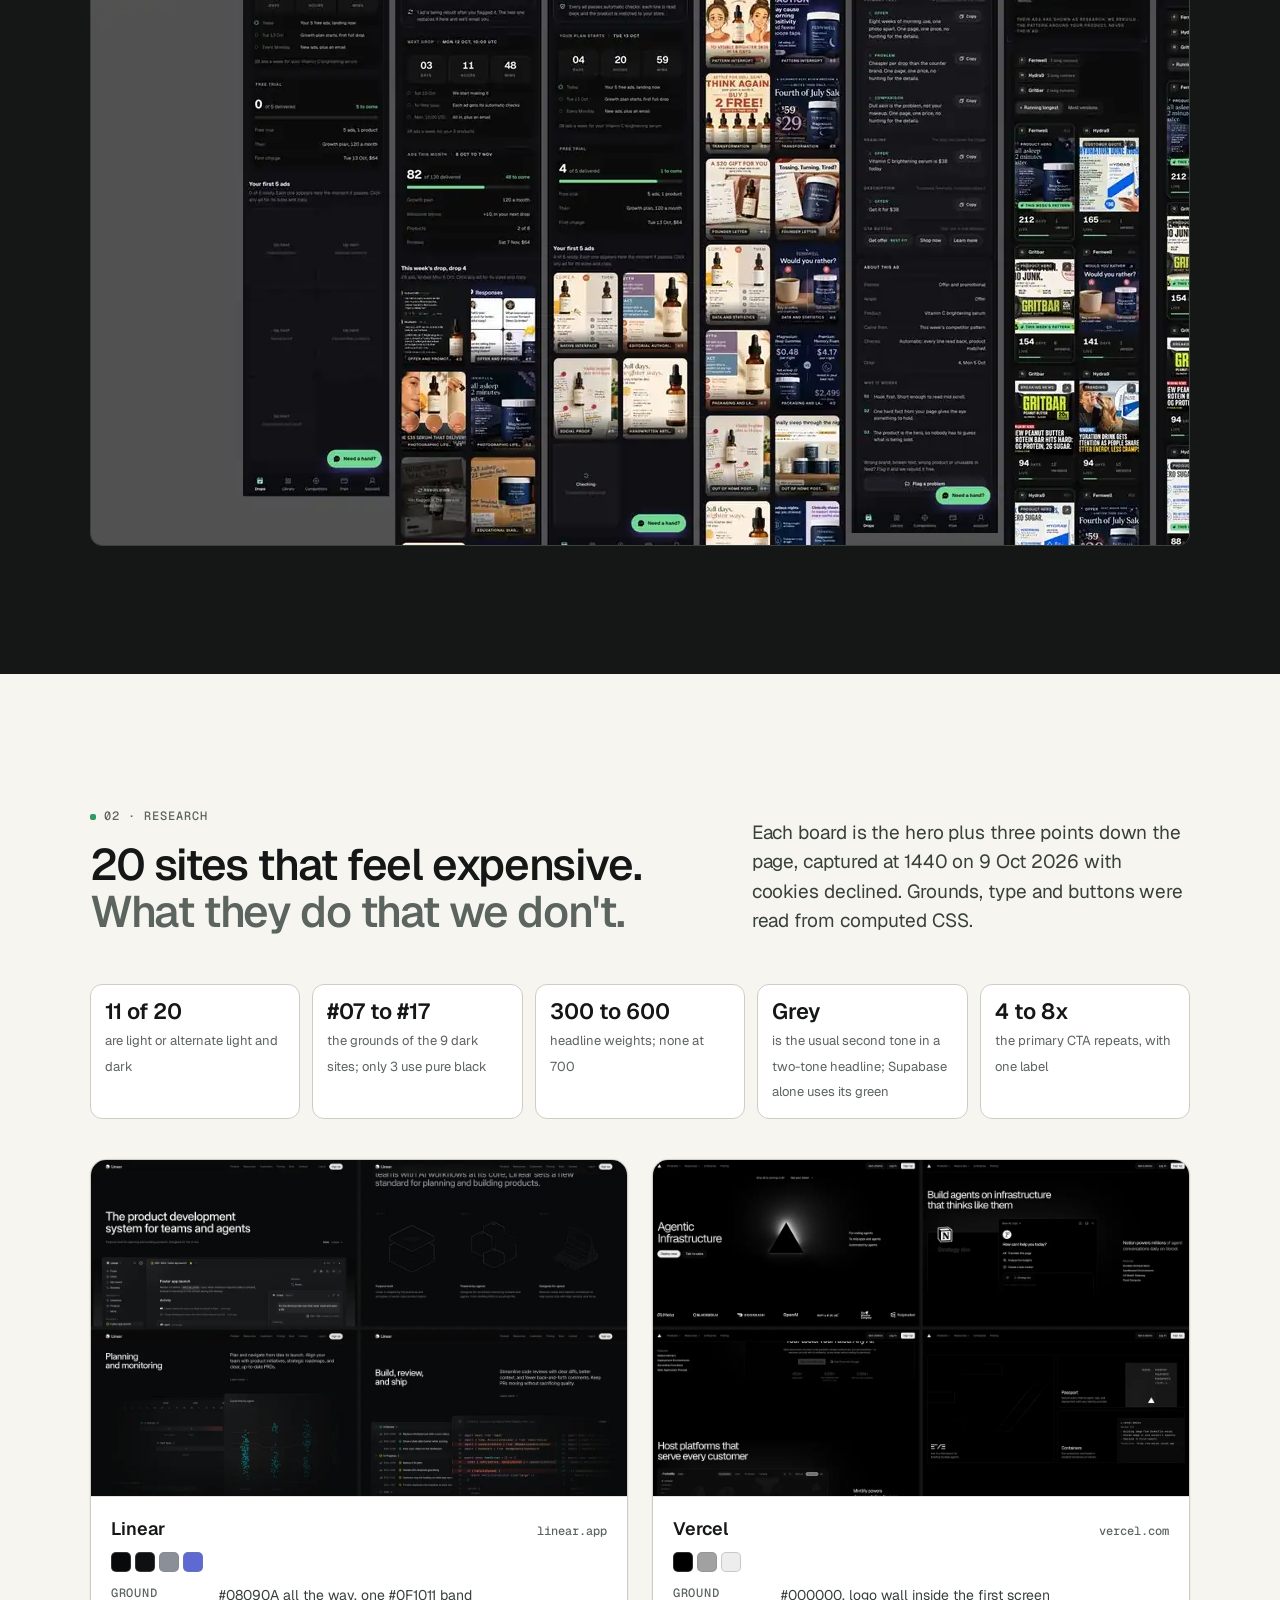
<file: design-system/index.html>
<!doctype html>
<html lang="en">
<head>
<meta charset="utf-8">
<meta name="viewport" content="width=device-width, initial-scale=1">
<meta name="robots" content="noindex, nofollow">
<title>Winning Statics Design System</title>
<meta name="description" content="Audit, research, design system and brand kit for winningstatics.com and its dashboard. v1, 9 Oct 2026.">
<link rel="icon" href="assets/ws-mark-dark.svg" type="image/svg+xml">
<link rel="preconnect" href="https://fonts.googleapis.com">
<link rel="preconnect" href="https://fonts.gstatic.com" crossorigin>
<link href="https://fonts.googleapis.com/css2?family=Geist:wght@400..700&family=Geist+Mono:wght@400..500&display=swap" rel="stylesheet">
<link rel="stylesheet" href="tokens.css">
<style>
*,*::before,*::after{box-sizing:border-box}
html{scroll-behavior:smooth;scroll-padding-top:72px}
body{margin:0;font-family:var(--ws-font-sans);background:var(--ws-ink-1);color:var(--ws-fg-2);-webkit-font-smoothing:antialiased;font-size:16px;line-height:1.6}
h1,h2,h3,h4,p,ul,ol,dl,dd,figure{margin:0}
ul,ol{padding:0;list-style:none}
img{max-width:100%;display:block;height:auto}
a{color:var(--accent-text);text-underline-offset:3px}
a:hover{text-decoration-thickness:2px}
code,.mono{font-family:var(--ws-font-mono);font-size:13px}
.wrap{max-width:1180px;margin:0 auto;padding:0 40px}
.col{max-width:880px}
.measure{max-width:640px}
@media (max-width:767px){.wrap{padding:0 16px}}
section.doc{padding:var(--ws-section-y) 0}
section.doc.tight{padding-top:var(--ws-section-y-tight)}
.stack-8>*+*{margin-top:8px}.stack-16>*+*{margin-top:16px}.stack-24>*+*{margin-top:24px}.stack-32>*+*{margin-top:32px}.stack-48>*+*{margin-top:48px}
.label-dot{display:inline-flex;align-items:center;gap:8px}
.label-dot::before{content:"";width:6px;height:6px;border-radius:2px;background:var(--accent)}
[data-tone=paper] .label-dot::before,[data-tone=bone] .label-dot::before{background:var(--ws-mint-700)}

/* Doc nav */
.docnav{position:sticky;top:0;z-index:20;background:rgba(14,17,15,.94);border-bottom:1px solid var(--ws-line-1)}
.docnav .wrap{display:flex;align-items:center;gap:24px;height:56px}
.docnav img{height:20px;width:auto}
.docnav ul{display:flex;gap:4px;overflow-x:auto;scrollbar-width:none;flex:1}
.docnav ul::-webkit-scrollbar{display:none}
.docnav a{display:block;padding:6px 10px;border-radius:8px;color:var(--ws-fg-3);font-size:13px;font-weight:500;text-decoration:none;white-space:nowrap}
.docnav a:hover{color:var(--ws-fg-1);background:var(--ws-ink-3)}
@media (max-width:767px){.docnav img{display:none}}

/* Section head (the system's own component) */
.shead{display:grid;grid-template-columns:7fr 5fr;gap:48px;align-items:end;margin-bottom:var(--ws-head-gap)}
.shead .ws-label{margin-bottom:16px;display:inline-flex}
@media (max-width:899px){.shead{grid-template-columns:1fr;gap:16px}}
.sub-h{font:600 20px/1.3 var(--ws-font-sans);letter-spacing:-.012em;color:var(--text);margin:64px 0 16px}
.sub-h:first-child{margin-top:0}
.note{font-size:14px;color:var(--text-3)}

/* Buttons */
.btn{display:inline-flex;align-items:center;justify-content:center;gap:8px;height:40px;padding:0 16px;border-radius:var(--ws-radius-md);font:600 14px/1 var(--ws-font-sans);letter-spacing:-.005em;border:1px solid transparent;text-decoration:none;cursor:pointer;white-space:nowrap;transition:background-color var(--ws-dur-fast) var(--ws-ease-standard),transform var(--ws-dur-base) var(--ws-ease-standard),border-color var(--ws-dur-fast)}
.btn:active{transform:translateY(1px)}
.btn:focus-visible{outline:none;box-shadow:0 0 0 2px var(--bg),0 0 0 4px var(--focus)}
.btn-lg{height:48px;padding:0 20px;font-size:15px}
.btn-sm{height:32px;padding:0 12px;font-size:13px}
.btn-block{width:100%}
.btn-primary{background:var(--btn-primary-bg);color:var(--btn-primary-text);border-color:var(--btn-primary-edge)}
.btn-primary:hover{background:var(--btn-primary-bg-hover)}
.btn-secondary{background:var(--btn-secondary-bg);color:var(--btn-secondary-text);border-color:var(--line-control)}
.btn-secondary:hover{background:var(--btn-secondary-bg-hover)}
.btn-ghost{background:transparent;color:var(--text)}
.btn-ghost:hover{background:var(--surface-2)}
.btn[disabled]{opacity:.45;cursor:not-allowed}
.link-arrow{font-weight:600;font-size:14px;color:var(--text);text-decoration:none}
.link-arrow::after{content:" \2192";color:var(--accent-text)}
.link-arrow:hover{text-decoration:underline}

/* Tags, badges, status */
.tag{display:inline-flex;align-items:center;gap:6px;height:22px;padding:0 8px;border-radius:var(--ws-radius-sm);border:1px solid var(--line-strong);background:var(--surface-2);font:500 12px/1 var(--ws-font-mono);letter-spacing:.06em;text-transform:uppercase;color:var(--text-2);white-space:nowrap}
.tag-mint{color:var(--accent-text);background:var(--accent-tint);border-color:color-mix(in srgb,var(--ws-mint-700) 55%,transparent)}
.tag-warn{color:var(--ws-warning);background:var(--ws-warning-tint);border-color:rgba(232,176,75,.35)}
[data-tone=paper] .tag-warn,[data-tone=bone] .tag-warn{color:var(--ws-warning-l);background:var(--ws-warning-tint-l)}
.status{display:inline-flex;align-items:center;gap:8px;height:28px;padding:0 12px;border-radius:var(--ws-radius-full);border:1px solid var(--line-strong);background:var(--surface);font:500 13px/1 var(--ws-font-sans);color:var(--text)}
.dot{width:6px;height:6px;border-radius:50%;background:var(--accent);box-shadow:0 0 0 3px color-mix(in srgb,var(--ws-mint-500) 18%,transparent)}
.chip{display:inline-flex;align-items:center;height:32px;padding:0 12px;border-radius:var(--ws-radius-full);border:1px solid var(--line-strong);font-size:13px;font-weight:500;color:var(--text-2);background:transparent}
.chip.on{background:var(--surface-3);color:var(--text);border-color:var(--line-control)}

/* Cards and panels */
.card{background:var(--surface);border:1px solid var(--line-strong);border-radius:var(--ws-radius-lg);box-shadow:var(--card-shadow);padding:24px}
.panel{position:relative;background:var(--surface);border:1px solid var(--line-strong);border-radius:var(--ws-radius-lg);box-shadow:var(--card-shadow);overflow:hidden}
.panel-bar{display:flex;justify-content:space-between;align-items:center;gap:12px;height:44px;padding:0 20px;border-bottom:1px solid var(--line);font:500 12px/1 var(--ws-font-mono);letter-spacing:.08em;text-transform:uppercase;color:var(--text-3)}
.panel-bar b{color:var(--text);font-weight:500}
.panel-body{padding:20px}
.ticks{position:relative}
.ticks::before,.ticks::after{content:"";position:absolute;width:12px;height:12px;border-color:var(--line-control);border-style:solid;pointer-events:none}
.ticks::before{left:-8px;top:-8px;border-width:1px 0 0 1px}
.ticks::after{right:-8px;bottom:-8px;border-width:0 1px 1px 0}

/* Stat tile */
.stats{display:grid;grid-template-columns:repeat(4,1fr);gap:1px;background:var(--line-strong);border:1px solid var(--line-strong);border-radius:var(--ws-radius-lg);overflow:hidden}
.stats>div{background:var(--surface);padding:20px}
.stats .ws-stat{display:block;margin-bottom:8px}
.stats .ws-caption{display:block}
@media (max-width:899px){.stats{grid-template-columns:repeat(2,1fr)}}

/* Tables */
.tbl{width:100%;border-collapse:separate;border-spacing:0;font-size:14px}
.tbl th{font:500 12px/1.3 var(--ws-font-mono);letter-spacing:.08em;text-transform:uppercase;color:var(--text-3);text-align:left;padding:12px 16px;border-bottom:1px solid var(--line-strong);vertical-align:bottom}
.tbl td{padding:14px 16px;border-bottom:1px solid var(--line);vertical-align:top;color:var(--text-2)}
.tbl td:first-child{color:var(--text);font-weight:500}
.tbl tr:last-child td{border-bottom:0}
.tbl .hl{background:var(--accent-tint)}
.tbl-wrap{border:1px solid var(--line-strong);border-radius:var(--ws-radius-lg);overflow-x:auto;background:var(--surface)}
.tbl.dense td{padding:10px 12px;font-size:13px}
.tbl.dense th{padding:10px 12px}
.pass{color:var(--accent-text);font-weight:600}
.fail{color:var(--ws-danger);font-weight:600}
[data-tone=paper] .fail{color:var(--ws-danger-l)}

/* Forms */
.field{display:flex;flex-direction:column;gap:8px;min-width:0}
.field label{font-size:14px;font-weight:500;color:var(--text)}
.input{height:48px;width:100%;padding:0 14px;border-radius:var(--ws-radius-md);border:1px solid var(--line-control);background:var(--surface-2);color:var(--text);font:400 15px/1 var(--ws-font-sans)}
[data-tone=paper] .input,[data-tone=bone] .input{background:var(--ws-white)}
.input::placeholder{color:var(--text-3)}
.input:focus{outline:none;border-color:var(--focus);box-shadow:0 0 0 3px color-mix(in srgb,var(--ws-mint-500) 25%,transparent)}
.input.err{border-color:var(--ws-danger)}
.help{font-size:13px;color:var(--text-3)}
.help.err{color:var(--ws-danger)}
[data-tone=paper] .help.err{color:var(--ws-danger-l)}

/* Ad frame */
.ad{position:relative;border-radius:var(--ws-ad-radius);overflow:hidden;background:var(--bg-deep);box-shadow:inset 0 0 0 1px rgba(255,255,255,.06)}
.ad img{width:100%;height:100%;object-fit:cover;aspect-ratio:1/1}
.ad .ad-tag{position:absolute;left:8px;top:8px;height:22px;padding:0 8px;display:inline-flex;align-items:center;border-radius:6px;background:rgba(14,17,15,.82);color:#F3F5F3;font:500 12px/1 var(--ws-font-mono);letter-spacing:.06em;text-transform:uppercase}
.mat{background:var(--ws-white);padding:var(--ws-ad-mat);border:1px solid var(--ws-line-l1);border-radius:16px;box-shadow:var(--ws-shadow-l1)}
.mat .ad{border-radius:8px;box-shadow:none}
.ad-cap{display:flex;justify-content:space-between;gap:8px;margin-top:8px;font:400 12px/1.3 var(--ws-font-mono);letter-spacing:.04em;text-transform:uppercase;color:var(--text-3)}

/* Swatches */
.swatches{display:grid;grid-template-columns:repeat(5,1fr);gap:12px}
.sw{border:1px solid var(--line-strong);border-radius:var(--ws-radius-lg);overflow:hidden;background:var(--surface)}
.sw .chipc{height:88px;display:flex;align-items:flex-end;padding:10px;font:500 12px/1 var(--ws-font-mono)}
.sw .meta{padding:12px;font-size:13px;line-height:1.45}
.sw .meta b{display:block;color:var(--text);font-weight:600;font-size:14px}
.sw .meta code{color:var(--text-3);font-size:12px}
@media (max-width:899px){.swatches{grid-template-columns:repeat(2,1fr)}}
.ladder{display:flex;border-radius:var(--ws-radius-lg);overflow:hidden;border:1px solid var(--line-strong)}
.ladder div{flex:1;height:64px;display:flex;align-items:flex-end;padding:8px;font:500 11px/1.2 var(--ws-font-mono)}

/* Grids */
.g2{display:grid;grid-template-columns:1fr 1fr;gap:24px}
.g3{display:grid;grid-template-columns:repeat(3,1fr);gap:24px}
.g4{display:grid;grid-template-columns:repeat(4,1fr);gap:16px}
@media (max-width:899px){.g2,.g3{grid-template-columns:1fr}.g4{grid-template-columns:repeat(2,1fr)}}

/* Findings */
.findings{counter-reset:f}
.finding{display:grid;grid-template-columns:56px 1fr 360px;gap:24px;padding:28px 0;border-top:1px solid var(--line)}
.finding:last-child{border-bottom:1px solid var(--line)}
.finding .num{font:500 13px/1 var(--ws-font-mono);color:var(--accent-text);padding-top:6px}
.finding h3{font:600 19px/1.35 var(--ws-font-sans);letter-spacing:-.01em;color:var(--text);margin-bottom:8px}
.finding p{font-size:15px}
.finding figure img{border-radius:10px;border:1px solid var(--line-strong)}
.finding figcaption{font-size:12px;color:var(--text-3);margin-top:6px;font-family:var(--ws-font-mono);letter-spacing:.02em}
@media (max-width:999px){.finding{grid-template-columns:40px 1fr}.finding figure{grid-column:2}}

/* Screens gallery */
.shots{display:grid;grid-template-columns:repeat(3,1fr);gap:16px}
.shots figure{margin:0}
.shots img{border-radius:10px;border:1px solid var(--line-strong);width:100%;height:220px;object-fit:cover;object-position:top}
.shots figcaption{font-size:13px;color:var(--text-3);margin-top:8px}
.shots figcaption b{color:var(--text);font-weight:600}
@media (max-width:899px){.shots{grid-template-columns:1fr 1fr}.shots img{height:160px}}
.wide-shot{border-radius:12px;border:1px solid var(--line-strong);overflow-x:auto}
.wide-shot img{max-width:none;height:auto}

/* Research board */
.rb{display:grid;grid-template-columns:repeat(2,1fr);gap:24px}
@media (max-width:899px){.rb{grid-template-columns:1fr}}
.rcard{background:var(--surface);border:1px solid var(--line-strong);border-radius:var(--ws-radius-lg);overflow:hidden;box-shadow:var(--card-shadow);display:flex;flex-direction:column}
.rcard img{border-bottom:1px solid var(--line)}
.rcard .rbody{padding:20px;display:flex;flex-direction:column;gap:12px}
.rcard h3{font:600 18px/1.3 var(--ws-font-sans);color:var(--text);display:flex;justify-content:space-between;align-items:baseline;gap:12px}
.rcard h3 a{font:500 12px/1 var(--ws-font-mono);color:var(--text-3);text-decoration:none}
.rcard dl{display:grid;grid-template-columns:96px 1fr;gap:6px 12px;font-size:14px}
.rcard dt{font:500 12px/1.6 var(--ws-font-mono);letter-spacing:.06em;text-transform:uppercase;color:var(--text-3)}
.rcard dd{color:var(--text-2)}
.rcard .lesson{border-top:1px solid var(--line);padding-top:12px;font-size:15px;color:var(--text)}
.rcard .lesson b{color:var(--accent-text);font-weight:600}
.pal{display:flex;gap:4px;flex-wrap:wrap}
.pal i{width:20px;height:20px;border-radius:5px;border:1px solid rgba(128,128,128,.35);display:inline-block}

/* Type specimen */
.spec{display:grid;grid-template-columns:220px 1fr;gap:24px;padding:24px 0;border-top:1px solid var(--line);align-items:baseline}
.spec .meta{font:400 12px/1.6 var(--ws-font-mono);color:var(--text-3);letter-spacing:.02em}
.spec .meta b{display:block;font:500 13px/1.4 var(--ws-font-mono);color:var(--text);letter-spacing:.04em;text-transform:uppercase;margin-bottom:4px}
@media (max-width:767px){.spec{grid-template-columns:1fr;gap:8px}}

/* Rhythm diagram */
.rhythm{display:grid;grid-template-columns:1fr 1fr;gap:48px}
.rcol h4{font:500 12px/1 var(--ws-font-mono);letter-spacing:.08em;text-transform:uppercase;color:var(--text-3);margin-bottom:12px}
.rbar{border-radius:12px;overflow:hidden;border:1px solid var(--line-strong)}
.rbar div{display:flex;align-items:center;justify-content:space-between;padding:0 12px;font-size:12px;border-bottom:1px solid rgba(128,128,128,.18)}
.rbar .d{background:#050505;color:#9AA29D}
.rbar .g{background:var(--ws-ink-1);color:var(--ws-fg-3)}
.rbar .g2{background:var(--ws-ink-0);color:var(--ws-fg-3)}
.rbar .p{background:var(--ws-paper);color:var(--ws-muted-l)}
.rbar .b{background:var(--ws-bone);color:var(--ws-muted-l)}
.rbar span:last-child{font-family:var(--ws-font-mono);font-size:11px}
@media (max-width:767px){.rhythm{grid-template-columns:1fr 1fr;gap:12px}.rbar div{font-size:10px;padding:0 6px}}

/* Before / after */
.ba{display:grid;grid-template-columns:1fr;gap:16px;margin-bottom:96px}
.ba-label{display:flex;gap:12px;align-items:center;margin-bottom:12px}
.ba-before img{border-radius:12px;border:1px solid var(--line-strong)}
.mock{border-radius:16px;border:1px solid var(--line-strong);overflow:hidden}
.mock-in{padding:56px 5%}
@media (max-width:767px){.mock-in{padding:32px 16px}}

/* Mock: hero */
.m-nav{display:flex;align-items:center;justify-content:space-between;gap:16px;height:64px;padding:0 6%;border-bottom:1px solid var(--line)}
.m-nav img{height:22px;width:auto}
.m-nav ul{display:flex;gap:4px}
.m-nav ul a{color:var(--text-2);font-size:14px;font-weight:500;text-decoration:none;padding:8px 10px;border-radius:8px}
.m-nav ul a:hover{color:var(--text);background:var(--surface-2)}
.m-nav .r{display:flex;gap:8px;align-items:center}
@media (max-width:899px){.m-nav ul,.m-nav .btn-ghost{display:none}}
.m-hero{display:grid;grid-template-columns:1.3fr .7fr;gap:40px;align-items:center}
@media (max-width:899px){.m-hero{grid-template-columns:1fr}}
.m-form{display:grid;grid-template-columns:1fr 1fr;gap:12px;margin-top:32px}
.m-form .btn{grid-column:1/-1}
@media (max-width:599px){.m-form{grid-template-columns:1fr}}
.proof-row{display:grid;grid-template-columns:repeat(3,1fr);gap:16px;margin-top:40px;padding-top:24px;border-top:1px solid var(--line)}
.proof-row li{font-size:14px;color:var(--text-2);line-height:1.45}
.proof-row .ws-label{display:block;margin-bottom:6px}
@media (max-width:599px){.proof-row{grid-template-columns:1fr}}
.fan{position:relative;height:440px;width:100%}
.fan .ad{position:absolute;width:62%;top:40px;box-shadow:0 0 0 1px rgba(255,255,255,.07),var(--ws-shadow-dark-float)}
.fan .a1{left:2%;transform:rotate(-6deg);opacity:.8}
.fan .a2{right:2%;transform:rotate(5deg);opacity:.9}
.fan .a3{left:19%;top:20px;z-index:2}
.fan .chipf{position:absolute;z-index:3;display:inline-flex;align-items:center;gap:8px;height:34px;padding:0 12px;border-radius:10px;background:var(--ws-ink-3);border:1px solid var(--ws-line-2);font-size:13px;color:var(--ws-fg-1);white-space:nowrap}
.fan .c1{right:0;top:0}
.fan .c2{left:6%;bottom:24px}
.fan .chipf small{font:500 12px/1 var(--ws-font-mono);color:var(--ws-fg-3);letter-spacing:.04em;text-transform:uppercase}
@media (max-width:899px){.fan{height:330px;max-width:420px;margin:0 auto}.fan .chipf small{display:none}}

/* Mock: patterns */
.m-pat{display:grid;grid-template-columns:5fr 7fr;gap:40px;align-items:start}
@media (max-width:899px){.m-pat{grid-template-columns:1fr}}
.plist li{display:grid;grid-template-columns:44px 1fr auto;gap:12px;align-items:baseline;padding:16px 0 16px 12px;border-top:1px solid var(--line-strong);position:relative}
.plist li:last-child{border-bottom:1px solid var(--line-strong)}
.plist .ix{font:500 12px/1 var(--ws-font-mono);color:var(--text-3)}
.plist .nm{font:600 18px/1.3 var(--ws-font-sans);letter-spacing:-.01em;color:var(--text-3)}
.plist .dt{font:400 12px/1 var(--ws-font-mono);color:var(--text-3);letter-spacing:.04em;text-transform:uppercase}
.plist li.on .nm{color:var(--text)}
.plist li.on .ix{color:var(--accent-text)}
.plist li.on::before{content:"";position:absolute;left:0;top:14px;bottom:14px;width:2px;background:var(--text);border-radius:2px}
.notes{margin-top:32px;display:grid;gap:20px}
.notes div{display:grid;grid-template-columns:110px 1fr;gap:16px;font-size:15px}
.notes dt{font:500 12px/1.7 var(--ws-font-mono);letter-spacing:.08em;text-transform:uppercase;color:var(--accent-text)}
.notes dd{color:var(--text-2)}
.same{display:grid;grid-template-columns:repeat(3,1fr);gap:12px;margin-top:12px}

/* Mock: pricing */
.m-ctrl{display:flex;justify-content:space-between;align-items:center;gap:16px;flex-wrap:wrap;margin-bottom:24px}
.seg{display:inline-flex;gap:2px;padding:3px;border-radius:12px;border:1px solid var(--line-strong);background:var(--surface)}
.seg button{height:34px;padding:0 14px;border-radius:9px;border:0;background:transparent;font:500 14px/1 var(--ws-font-sans);color:var(--text-3);cursor:pointer}
.seg button.on{background:var(--ws-ink-1);color:var(--ws-fg-1)}
.seg button em{font-style:normal;color:var(--accent-text);font-weight:600}
.plans{display:grid;grid-template-columns:repeat(4,1fr);gap:12px}
@media (max-width:999px){.plans{grid-template-columns:1fr 1fr}}
@media (max-width:599px){.plans{grid-template-columns:1fr}}
.plan{display:flex;flex-direction:column;gap:16px;padding:24px 20px;border-radius:var(--ws-radius-xl);background:var(--ws-white);border:1px solid var(--ws-line-l2);box-shadow:var(--ws-shadow-l1);color:var(--ws-body-l)}
.plan .pn{display:flex;justify-content:space-between;align-items:center;gap:8px;font:500 12px/1 var(--ws-font-mono);letter-spacing:.1em;text-transform:uppercase;color:var(--ws-ink-text)}
.plan .pp{font:600 40px/1 var(--ws-font-sans);letter-spacing:-.03em;color:var(--ws-ink-text);font-variant-numeric:tabular-nums}
.plan .pp small{font-size:15px;font-weight:500;letter-spacing:0;color:var(--ws-muted-l)}
.plan .per{font-size:13px;color:var(--ws-muted-l);margin-top:6px}
.plan .per b{color:var(--ws-mint-800);font-weight:600}
.plan .quota{border-radius:12px;background:var(--ws-bone);padding:12px 14px;font-size:13px;line-height:1.4}
.plan .quota b{display:block;font:600 24px/1.1 var(--ws-font-sans);letter-spacing:-.02em;color:var(--ws-ink-text);font-variant-numeric:tabular-nums}
.plan ul{display:grid;gap:8px;font-size:14px;line-height:1.4;flex:1}
.plan li{display:grid;grid-template-columns:16px 1fr;gap:8px}
.plan li::before{content:"";width:12px;height:7px;margin-top:5px;border-left:2px solid var(--ws-mint-800);border-bottom:2px solid var(--ws-mint-800);transform:rotate(-45deg)}
.plan.free{background:transparent;box-shadow:none;border-style:dashed}
.plan.rec{background:var(--ws-ink-1);border-color:var(--ws-ink-1);color:var(--ws-fg-2);box-shadow:var(--ws-shadow-l2)}
.plan.rec .pn,.plan.rec .pp,.plan.rec .quota b{color:var(--ws-fg-1)}
.plan.rec .pp small,.plan.rec .per{color:var(--ws-fg-3)}
.plan.rec .per b{color:var(--ws-mint-500)}
.plan.rec .quota{background:var(--ws-ink-2);color:var(--ws-fg-2)}
.plan.rec li::before{border-color:var(--ws-mint-500)}
.risk{display:grid;grid-template-columns:1fr 1fr;gap:1px;margin-top:24px;border:1px solid var(--ws-line-l2);border-radius:var(--ws-radius-lg);overflow:hidden;background:var(--ws-line-l2)}
.risk>div{background:var(--ws-bone);padding:20px 24px;font-size:14px}
.risk b{display:block;font:600 16px/1.35 var(--ws-font-sans);color:var(--ws-ink-text);margin-bottom:4px}
@media (max-width:599px){.risk{grid-template-columns:1fr}}
.morerow{display:flex;justify-content:space-between;gap:16px;flex-wrap:wrap;margin-top:16px;padding:16px 4px 0;font-size:14px;color:var(--ws-muted-l)}

/* OG mock */
.og{position:relative;aspect-ratio:1200/630;border-radius:12px;overflow:hidden;background:var(--ws-ink-1);border:1px solid var(--ws-line-2);container-type:inline-size}
.og .in{position:absolute;inset:5.3cqw;display:grid;grid-template-columns:1.15fr .85fr;gap:3cqw}
.og .logo{height:2.7cqw;width:auto}
.og h4{font:550 5.3cqw/1.04 var(--ws-font-sans);letter-spacing:-.035em;color:var(--ws-fg-1);margin-top:4.5cqw}
.og h4 span{color:var(--ws-fg-3)}
.og .ft{position:absolute;left:0;bottom:0;display:flex;gap:1.5cqw;align-items:center}
.og .ft .pill{height:3.6cqw;padding:0 1.4cqw;border-radius:.9cqw;background:var(--ws-mint-500);color:var(--ws-ink-0);font:600 1.5cqw/3.6cqw var(--ws-font-sans)}
.og .ft .url{font:500 1.35cqw/1 var(--ws-font-mono);letter-spacing:.06em;text-transform:uppercase;color:var(--ws-fg-3)}
.og .ads{position:relative}
.og .ads .ad{position:absolute;width:62%;border-radius:.9cqw;box-shadow:0 2cqw 4cqw -2cqw rgba(0,0,0,.6),0 0 0 1px rgba(255,255,255,.08)}
.og .ads .x1{left:0;top:9%;transform:rotate(-5deg);opacity:.85}
.og .ads .x2{right:0;top:13%;transform:rotate(5deg);opacity:.9}
.og .ads .x3{left:19%;top:3%;z-index:2}
.og .safe{position:absolute;inset:5.3cqw;border:1px dashed rgba(113,215,147,.35);pointer-events:none}

/* Logo demo */
.logo-demo{display:grid;grid-template-columns:repeat(3,1fr);gap:16px}
.logo-demo>div{border-radius:16px;border:1px solid var(--line-strong);height:160px;display:flex;align-items:center;justify-content:center;position:relative}
.logo-demo img{height:36px;width:auto}
.logo-demo span{position:absolute;left:12px;bottom:10px;font:500 12px/1 var(--ws-font-mono);letter-spacing:.06em;text-transform:uppercase}
@media (max-width:899px){.logo-demo{grid-template-columns:1fr}}
.clear{position:relative;display:inline-block;padding:14px;outline:1px dashed var(--ws-mint-700)}
.clear img{height:56px;width:auto}

.dodont{display:grid;grid-template-columns:1fr 1fr;gap:24px}
.dodont ul{display:grid;gap:10px;font-size:15px}
.dodont li{padding-left:24px;position:relative}
.dodont .do li::before{content:"";position:absolute;left:2px;top:7px;width:10px;height:6px;border-left:2px solid var(--accent-text);border-bottom:2px solid var(--accent-text);transform:rotate(-45deg)}
.dodont .dont li::before{content:"\00d7";position:absolute;left:2px;top:-1px;color:var(--ws-danger-l);font-weight:700;font-size:18px}
[data-tone=dark] .dodont .dont li::before{color:var(--ws-danger)}
@media (max-width:767px){.dodont{grid-template-columns:1fr}}

.voice{display:grid;grid-template-columns:1fr 1fr;gap:1px;background:var(--line-strong);border:1px solid var(--line-strong);border-radius:16px;overflow:hidden}
.voice>div{background:var(--surface);padding:16px 20px;font-size:15px}
.voice .h{font:500 12px/1 var(--ws-font-mono);letter-spacing:.08em;text-transform:uppercase;color:var(--text-3);padding:12px 20px}
.voice .bad{color:var(--text-3);text-decoration:line-through;text-decoration-color:rgba(180,35,24,.5)}

.build li{display:grid;grid-template-columns:200px 1fr;gap:24px;padding:16px 0;border-top:1px solid var(--line);font-size:15px}
.build li b{color:var(--text);font-weight:600}
@media (max-width:767px){.build li{grid-template-columns:1fr;gap:4px}}
.foot{padding:48px 0;background:var(--ws-ink-0);color:var(--ws-fg-3);font-size:13px}
.foot .wrap{display:flex;justify-content:space-between;gap:24px;flex-wrap:wrap;align-items:center}
.cta-band{border-radius:var(--ws-radius-xl);background:var(--ws-ink-2);border:1px solid var(--ws-line-2);padding:56px 24px;text-align:center}
.cta-band .m-form{max-width:560px;margin:28px auto 0;text-align:left}
.kv{display:grid;grid-template-columns:repeat(5,1fr);gap:12px}
.kv div{border:1px solid var(--line-strong);border-radius:12px;padding:14px;background:var(--surface)}
.kv b{display:block;font:600 22px/1.1 var(--ws-font-sans);color:var(--text);margin-bottom:4px}
.kv span{font-size:13px;color:var(--text-3)}
@media (max-width:899px){.kv{grid-template-columns:repeat(2,1fr)}}
.space-demo{display:flex;align-items:flex-end;gap:12px;flex-wrap:wrap}
.space-demo div{background:var(--ws-mint-500);opacity:.85;border-radius:2px}
.space-demo figure{display:flex;flex-direction:column;align-items:center;gap:6px;font:400 11px/1 var(--ws-font-mono);color:var(--text-3)}
.radii{display:flex;gap:16px;flex-wrap:wrap}
.radii figure{display:flex;flex-direction:column;gap:8px;font:400 12px/1.3 var(--ws-font-mono);color:var(--text-3)}
.radii div{width:96px;height:72px;background:var(--surface-2);border:1px solid var(--line-control)}
@media (max-width:767px){.ladder{flex-wrap:wrap}.ladder div{flex:1 1 33%;min-width:33%;height:52px}.ladder.prop{flex-wrap:nowrap}.ladder.prop div{min-width:0;font-size:9px}.foot-demo{grid-template-columns:1fr 1fr !important}}
.elev{display:grid;grid-template-columns:repeat(4,1fr);gap:16px}
.elev div{height:96px;border-radius:16px;padding:12px;font:400 12px/1.4 var(--ws-font-mono)}
@media (max-width:899px){.elev{grid-template-columns:1fr 1fr}}
</style>
</head>
<body>

<nav class="docnav" aria-label="Sections">
  <div class="wrap">
    <img src="assets/ws-lockup-horizontal-dark.svg" alt="Winning Statics">
    <ul>
      <li><a href="#direction">Direction</a></li>
      <li><a href="#audit">Audit</a></li>
      <li><a href="#research">Research</a></li>
      <li><a href="#tokens">Tokens</a></li>
      <li><a href="#type">Type</a></li>
      <li><a href="#components">Components</a></li>
      <li><a href="#rhythm">Rhythm</a></li>
      <li><a href="#conversion">Conversion</a></li>
      <li><a href="#a11y">Accessibility</a></li>
      <li><a href="#app">Dashboard</a></li>
      <li><a href="#brand">Brand kit</a></li>
      <li><a href="#before-after">Before vs proposed</a></li>
      <li><a href="#build">Build list</a></li>
    </ul>
  </div>
</nav>

<!-- ============================== HERO ============================== -->
<header data-tone="dark" class="doc" style="padding:96px 0 80px">
  <div class="wrap">
    <p class="ws-label label-dot" style="margin-bottom:20px">Design system v1 · 9 Oct 2026</p>
    <h1 class="ws-display-1" style="max-width:900px">One system for the page and the app. <span class="ws-quiet">About a fifth lighter, a lot calmer.</span></h1>
    <p class="ws-lead measure" style="margin-top:24px">An audit of the newest landing (branch pricing-frontend: pricing v3 and the 80% column) and every dashboard screen, a study of 20 best-in-class AI and SaaS sites, and the design system and brand kit that came out of it. Research and design only: nothing in the product changed. The tokens are ready for the build step on staging.</p>
    <div style="display:flex;gap:12px;flex-wrap:wrap;margin-top:32px">
      <a class="btn btn-primary btn-lg" href="#direction">Read the direction</a>
      <a class="btn btn-secondary btn-lg" href="tokens.css">tokens.css</a>
      <a class="btn btn-ghost btn-lg" href="tailwind-tokens.json">tailwind-tokens.json</a>
    </div>
    <div class="ladder" style="margin-top:56px" aria-label="Background ladder">
      <div style="background:#050505;color:#7A827D">today #050505</div>
      <div style="background:#0E110F;color:#9AA29D">ink-0 #0E110F</div>
      <div style="background:#141715;color:#9AA29D">ink-1 #141715</div>
      <div style="background:#1B1F1C;color:#9AA29D">ink-2 #1B1F1C</div>
      <div style="background:#232825;color:#C9CFCB">ink-3 #232825</div>
      <div style="background:#2C322E;color:#C9CFCB">ink-4 #2C322E</div>
      <div style="background:#EDECE5;color:#5C645F">bone #EDECE5</div>
      <div style="background:#F6F5F0;color:#5C645F">paper #F6F5F0</div>
      <div style="background:#71D793;color:#0E110F">mint #71D793</div>
    </div>
    <p class="note" style="margin-top:12px">Supersedes the 2 Oct landing design system on ground colour, glows, radii and the type scale. Keeps its principles: the ads are the colour, show the source, accessible by default.</p>
  </div>
</header>

<!-- ============================== DIRECTION ============================== -->
<section id="direction" data-tone="paper" class="doc">
  <div class="wrap">
    <div class="shead">
      <div><p class="ws-label label-dot">The direction in five lines</p>
      <h2 class="ws-display-2">Graphite, paper and one mint. <span class="ws-quiet">Evolved, not replaced.</span></h2></div>
      <p class="ws-lead">The brand stays: Geist, the Stack Fan, mint, the instrument panel. What changes is how dark, how loud and how many ways the same thing is drawn.</p>
    </div>
    <ol class="stack-16" style="counter-reset:d">
      <li class="card" style="display:grid;grid-template-columns:48px 1fr;gap:16px"><span class="ws-label" style="color:var(--accent-text)">01</span><p><b style="color:var(--text)">Graphite, not black.</b> The dark ground moves from #050505 to a mint-tinted graphite ladder: <code>#0E110F</code> deep, <code>#141715</code> page, <code>#1B1F1C</code> card, <code>#232825</code> raised, <code>#2C322E</code> selected. Cards separate from the page by surface step, not by glow.</p></li>
      <li class="card" style="display:grid;grid-template-columns:48px 1fr;gap:16px"><span class="ws-label" style="color:var(--accent-text)">02</span><p><b style="color:var(--text)">Paper where people read and decide.</b> Winning patterns and the pricing zone sit on warm paper <code>#F6F5F0</code> with bone <code>#EDECE5</code> and white cards: about a quarter of the scroll, bracketed by graphite. That is the "20% lighter" in practice.</p></li>
      <li class="card" style="display:grid;grid-template-columns:48px 1fr;gap:16px"><span class="ws-label" style="color:var(--accent-text)">03</span><p><b style="color:var(--text)">Mint means act or proof, nothing else.</b> One primary button, live dots, progress and proof numbers. Headlines go two-tone in grey, not mint, so the button is always the brightest thing on screen. No glows, no gold stars.</p></li>
      <li class="card" style="display:grid;grid-template-columns:48px 1fr;gap:16px"><span class="ws-label" style="color:var(--accent-text)">04</span><p><b style="color:var(--text)">One type voice.</b> Geist 550 for display (the wordmark's own weight) at 64 and 44px, Geist 400 for text at 16 to 19px, Geist Mono 500 for 12px labels and data. The H1 is the biggest thing on the page again, and nothing ships under 12px.</p></li>
      <li class="card" style="display:grid;grid-template-columns:48px 1fr;gap:16px"><span class="ws-label" style="color:var(--accent-text)">05</span><p><b style="color:var(--text)">One frame for everything.</b> The 80% column, an 8pt scale, six radii, 1px hairlines, opacity and transform motion only, and one ad frame (4:5, 10px radius, mono caption) used on the page and in the app.</p></li>
    </ol>
  </div>
</section>

<!-- ============================== AUDIT ============================== -->
<section id="audit" data-tone="dark" class="doc">
  <div class="wrap">
    <div class="shead">
      <div><p class="ws-label label-dot">01 · Audit</p>
      <h2 class="ws-display-2">Good parts, too many dialects. <span class="ws-quiet">Here is what doesn't add up.</span></h2></div>
      <p class="ws-lead">Every number below was read from the computed CSS of each element on the running branch (localhost, vite), at 1440 and 390, plus 21 dashboard screens and states in mock mode.</p>
    </div>

    <div class="stats" style="margin-bottom:24px">
      <div><span class="ws-stat">5</span><span class="ws-caption">heading sizes for one job: H1 50px, H2 at 36, 48, 56 and 60px</span></div>
      <div><span class="ws-stat">16</span><span class="ws-caption">corner radii on the landing (2 to 24px plus pill); the app uses 6 on buttons alone</span></div>
      <div><span class="ws-stat">15</span><span class="ws-caption">white opacities used for text, 0.40 to 0.90; the 0.40 footer line fails AA (3.7:1)</span></div>
      <div><span class="ws-stat">7</span><span class="ws-caption">CTA labels for 3 intents (trial, plans, Free) across about 16 CTAs</span></div>
      <div><span class="ws-stat">15,125</span><span class="ws-caption">px of page at 1440 (live: 13,424)</span></div>
      <div><span class="ws-stat">23,050</span><span class="ws-caption">px at 390: 27 phone screens; pricing alone is 3,650</span></div>
      <div><span class="ws-stat">9.5 to 10px</span><span class="ws-caption">the dashboard's most common text sizes; the landing has about 100 elements at 10px</span></div>
      <div><span class="ws-stat">0%</span><span class="ws-caption">of the live landing on a light surface; ground #050505, L* 1.4</span></div>
    </div>

    <h3 class="sub-h" style="margin-top:64px">The 10 biggest findings</h3>
    <div class="findings">
      <article class="finding"><span class="num">01</span><div><h3>The heading hierarchy is upside down.</h3><p>The hero H1 is 50px while section H2s run 56px (six sections), 48px (three), 60px (Guarantee, final CTA) and 36px (BuildLine). Five sizes do one job, and alignment flips between left (7) and centred (5). Each section reads like it came from a different page, which is exactly the "not one landing page" feeling.</p></div><figure><img src="img/audit/L1440-guarantee.webp" alt="Guarantee section with a 60px centred heading" loading="lazy"><figcaption>Guarantee: H2 60px centred, seal and glow</figcaption></figure></article>
      <article class="finding"><span class="num">02</span><div><h3>Too dark, and the same dark for 15,000px.</h3><p>Everything sits on #050505 (L* 1.4), darker than Linear #08090A or Retool #151515. Panels are #0A0B0A to #0E100E, so cards barely lift off the page and need glows and crop ticks to be seen. There is no light section, so the scroll is one long black slab.</p></div><figure><img src="img/audit/L1440-report.webp" alt="Weekly report section on near-black" loading="lazy"><figcaption>Weekly report: panel #0E100E on #050505</figcaption></figure></article>
      <article class="finding"><span class="num">03</span><div><h3>Two visual languages on one page.</h3><p>The newer instrument panel kit (weekly/ui.tsx: mono labels, hairlines, square tags) sits next to older pieces: the spinning seal with a green glow, gradient gold stars, radial glows in the hero and final CTA, pill toggles, a niche marquee, and an Ads Manager clone in Meta blue and the system font.</p></div><figure><img src="img/audit/L1440-adcheck.webp" alt="Ad check section showing a Meta-styled table" loading="lazy"><figcaption>Ad check (staging only): the page's only light surface is a third-party UI</figcaption></figure></article>
      <article class="finding"><span class="num">04</span><div><h3>Mint is everywhere, so it stops meaning "click here".</h3><p>11 of the 13 headlines carry a mint clause, plus mint eyebrow dots, tags, progress, links, checkmarks, prices per ad and three button styles. When the accent is everywhere the CTA is never the brightest thing on screen.</p></div><figure><img src="img/audit/L1440-patterns.webp" alt="Patterns section heading in white and mint" loading="lazy"><figcaption>Patterns: half the headline is CTA colour</figcaption></figure></article>
      <article class="finding"><span class="num">05</span><div><h3>CTA sprawl.</h3><p>About 16 CTAs carry 7 labels for 3 intents: four for the trial (Start free trial, Get my 5 free ads, Get my ads, Start 7-day free trial), one for plans (See the plans), two for Free (Watch my competitors, Start on Free). Corners of 7 and 9px, with and without a glow. The hero's "See the plans" is an orphan link, left-aligned under centred microcopy.</p></div><figure><img src="img/audit/L1440-hero.webp" alt="Hero with form and secondary link" loading="lazy"><figcaption>Hero: H1 50px, orphan "See the plans", gold stars, marquee</figcaption></figure></article>
      <article class="finding"><span class="num">06</span><div><h3>The story is told twice, and the page is long.</h3><p>The hero ends with the 5-step BuildLine ("From your link to Monday's drop"), then DropLoop explains the same build again ("Your competitors test"). BuildLine also runs 1,100px wide while every section below uses the 880px column. On a phone the page is 27 screens.</p></div><figure><img src="img/audit/L1440-droploop.webp" alt="DropLoop section" loading="lazy"><figcaption>DropLoop repeats the BuildLine story</figcaption></figure></article>
      <article class="finding"><span class="num">07</span><div><h3>Text is too small and too dim to scan.</h3><p>The landing sets about 100 elements at 10px, mostly mono labels, plus a 9px seal label. In the dashboard the most common sizes are 9.5 to 12.5px, and text at white 0.32 and 0.42 fails AA (2.7:1 and 4.0:1). Page titles are 15px under 27px card headings.</p></div><figure><img src="img/audit/D1440-drops-active.webp" alt="Dashboard drops home" loading="lazy"><figcaption>Dashboard drops home: 9.5 to 11px labels</figcaption></figure></article>
      <article class="finding"><span class="num">08</span><div><h3>Pricing is crowded at the decision point.</h3><p>Four plans, a billing toggle and an anchor line, then the same trial microcopy four times, a 6-tile add-on grid with two "Coming soon" tiles, a 5+ stores band and a compare accordion: 1,800px at desktop. Prices use weight 900, which only the seal shares.</p></div><figure><img src="img/audit/L1440-pricing.webp" alt="Pricing section" loading="lazy"><figcaption>Pricing v3: four cards plus add-ons, bands and accordion</figcaption></figure></article>
      <article class="finding"><span class="num">09</span><div><h3>The first trust signal is decoration.</h3><p>With no customer logos yet (correctly: none are faked), the first thing under the form is a row of gold stars on USPs that read like ratings, and an uppercase niche marquee. The real proof, a dated Meta Ad Library board with days live, starts 4,000px down.</p></div><figure><img src="img/audit/live-hero.webp" alt="Live hero" loading="lazy"><figcaption>Live site hero today</figcaption></figure></article>
      <article class="finding"><span class="num">10</span><div><h3>The app and the page look like two brands.</h3><p>Landing: #050505 with Geist Mono labels. Dashboard: #111 cards, blue-tinted leftovers from the indigo era (rgb 11,11,18 and 14,14,20), no Geist Mono at all, buttons at 8, 10, 14, 16, 20px and pill. And the page shows square 1:1 example ads while every plan ships 4:5.</p></div><figure><img src="img/audit/D1440-plan-trialing.webp" alt="Dashboard plan page" loading="lazy"><figcaption>Dashboard plan: radii 10, 14, 16, 20 and pill on one screen</figcaption></figure></article>
    </div>

    <h3 class="sub-h">Section by section, landing at 1440</h3>
    <div class="tbl-wrap">
      <table class="tbl dense">
        <thead><tr><th>Section</th><th>Type and alignment</th><th>Ground, cards, radii</th><th>Buttons</th><th>Icons, motion, images</th><th>Density</th><th>Verdict</th></tr></thead>
        <tbody>
          <tr><td>Nav</td><td>Geist 14/500, floating capsule</td><td>Transparent glass; pill links; 7px CTA</td><td>Log in outline 7px, mint 7px</td><td>None</td><td>Light</td><td>Keep structure; CTA radius off-scale</td></tr>
          <tr><td>Hero</td><td>H1 50/700 left, sub 18, BuildLine H2 36 centred</td><td>3 radial glows on #050505; inputs 9px; panel 18px</td><td>Mint 56px 9px; orphan text link</td><td>Gradient gold stars; 92s marquee; 12 tiles</td><td>Medium</td><td>H1 too small; mixed widths; off-palette stars</td></tr>
          <tr><td>How it works (DropLoop)</td><td>H2 56 split head; 25 labels at 10px mono</td><td>#0D0F0D panels; radii 6, 14, 16, 20</td><td>None</td><td>Static; 38 tiny thumbs</td><td>High</td><td>Repeats BuildLine; labels too small</td></tr>
          <tr><td>Winning patterns</td><td>H2 56 split; notes 15px at 0.82</td><td>Panel 20px; paper polaroid tilted</td><td>List rows as tabs</td><td>Fade-in tab; 10 images</td><td>High</td><td>Best content; long reading on black</td></tr>
          <tr><td>Weekly report</td><td>H2 56 split; 27 labels at 10px</td><td>Board 20px, tiles 12px, chips pill</td><td>Segmented 9px</td><td>21 photos, black 70% tags</td><td>High</td><td>Strong proof, arrives late</td></tr>
          <tr><td>Ad check (staging)</td><td>H2 56; table in -apple-system</td><td>White Ads Manager clone, Meta blue</td><td>None</td><td>Static</td><td>High</td><td>Off-brand; restyle in our own panel</td></tr>
          <tr><td>Styles explorer</td><td>H2 48 centred, mint sentence in lead</td><td>Tab grid 0px cells; panel 24px</td><td>"See the plans" mint with glow</td><td>16 phone mockups</td><td>Medium</td><td>Different head and alignment</td></tr>
          <tr><td>Your ads library</td><td>H2 56 split; 15 labels at 10px</td><td>Dashboard mock 20px; radii 7 to 12</td><td>Mock buttons; "See the plans" glow</td><td>10 thumbs</td><td>High</td><td>Good; type floor</td></tr>
          <tr><td>Compare</td><td>H2 56 split; cells 11px mono caps</td><td>Table panel 20px; mint 6% column</td><td>None</td><td>12 logos</td><td>High</td><td>Honest; hard to scan in caps</td></tr>
          <tr><td>Pricing</td><td>H2 48 centred; prices 34 to 40 at 900</td><td>Cards 24px; Free dashed; Growth glow</td><td>3 CTA styles in one row</td><td>Static</td><td>Very high</td><td>Too much at the decision point</td></tr>
          <tr><td>Guarantee</td><td>H2 60 centred; body 14 centred; 9px seal</td><td>Radial glow; cards 24px</td><td>"Get my ads" 56px glow</td><td>30s spinning seal; gold stars</td><td>Low</td><td>Off-system; merge into pricing</td></tr>
          <tr><td>FAQ</td><td>H2 48 left; questions 20/500</td><td>Hairline rows</td><td>"Start free trial" glow</td><td>Accordion</td><td>Low</td><td>Fine; drop the CTA (final CTA follows)</td></tr>
          <tr><td>Final CTA</td><td>H2 60 centred</td><td>Radial mint glow</td><td>Form, 56px</td><td>None</td><td>Low</td><td>Keep form; lose the glow</td></tr>
          <tr><td>Footer</td><td>14px links, 10px headings, centred</td><td>#050505</td><td>"Get my ads" 44px</td><td>Social icons</td><td>Low</td><td>Left-align, one CTA label</td></tr>
        </tbody>
      </table>
    </div>

    <h3 class="sub-h">Dashboard, screen by screen</h3>
    <div class="tbl-wrap">
      <table class="tbl dense">
        <thead><tr><th>Screen and states</th><th>What works</th><th>What breaks the system</th></tr></thead>
        <tbody>
          <tr><td>Shell: sidebar, trial bar, bottom tabs (390)</td><td>Clear five-item nav; trial countdown is honest</td><td>Sidebar #050505 vs main #111; trial bar mint fill competes with page CTAs; floating mint "Need a hand?" pill sits on top of content at 390</td></tr>
          <tr><td>Drops home (trialing, review, active, no drop)</td><td>Strong status model (Making, Checking, Ready); countdown tiles</td><td>9.5 to 11px uppercase Geist labels (not Mono); radii 6, 8, 14, 20, pill; 0.46 text at 4.6:1 is the floor in use</td></tr>
          <tr><td>Drop view, ad detail</td><td>Grid of ads, copy blocks with copy buttons</td><td>Blue-tinted surfaces rgb(11,11,18) and rgb(14,14,20); H1 17px; 10px meta</td></tr>
          <tr><td>Competitors (active, free)</td><td>Same board as the landing, good continuity</td><td>Free upsell repeats the pricing cards in a third style</td></tr>
          <tr><td>Plan (trialing, active, add-ons, free, cancelled, scheduled)</td><td>Everything a buyer needs on one screen</td><td>5,700px at 390; 41px rows at 12.5px; "Coming soon" add-ons inside billing</td></tr>
          <tr><td>Library, product, add-ons, account, setup</td><td>Simple, readable</td><td>Empty states use 0.32 text (2.7:1, fails); danger zone red not from a token</td></tr>
          <tr><td>Login, loading, error</td><td>Calm, single action</td><td>Login uses a blue-tinted card and 20px radius buttons, unlike the page</td></tr>
        </tbody>
      </table>
    </div>

    <h3 class="sub-h">Conversion audit</h3>
    <div class="tbl-wrap">
      <table class="tbl">
        <thead><tr><th style="width:170px">Lens</th><th>Today</th><th>Change</th></tr></thead>
        <tbody>
          <tr><td>Hero clarity</td><td>The promise is clear and the offer is in the sub (5 ads, $0 today). The H1 is smaller than every H2, half of it is mint, and the visual hides behind "Example ad" labels.</td><td>H1 64px, second clause in quiet grey, the button as the only mint object above the fold.</td></tr>
          <tr><td>CTA count and hierarchy</td><td>About 16 CTAs, 7 labels, 3 intents; mobile adds a sticky bar on top of the hero form.</td><td>Two labels (Start free trial; See plans), one primary per act, sticky bar only after the hero form leaves the screen.</td></tr>
          <tr><td>Proof placement</td><td>First signal is decorative stars; real proof starts 4,000px down.</td><td>A three-fact proof row under the form (source, signal, output), then the dated report board right after How it works.</td></tr>
          <tr><td>Objection handling</td><td>Strong material (rebuilds, refund, cancel, card) spread over Guarantee, pricing cards and FAQ.</td><td>One risk line under every primary CTA, the guarantee as a strip inside pricing, the FAQ for the rest.</td></tr>
          <tr><td>Pricing clarity</td><td>Good anchor ($2 to $10 an ad elsewhere) and per-ad cost; then repeated microcopy and coming-soon items.</td><td>One trial line above the cards, a dark recommended card on paper, add-ons behind one link.</td></tr>
          <tr><td>Page length</td><td>15,125px desktop, 23,050px mobile.</td><td>Target about 11,500 and 16,000 by merging BuildLine and DropLoop and folding Guarantee into pricing.</td></tr>
          <tr><td>Scannability</td><td>Split heads help; 10px labels and mint half-headlines don't.</td><td>12px floor, two-tone grey heads, 16px body on paper for the long reads.</td></tr>
          <tr><td>Speed</td><td>Live: 62 requests, about 0.9 MB, LCP about 0.5s on a desktop connection; 6 running animations; Geist loaded 100 to 900.</td><td>Keep it fast: load Geist 400 to 700 only, no new fonts, no continuous animation, remove the marquee and seal spin.</td></tr>
        </tbody>
      </table>
    </div>

    <h3 class="sub-h">Screens captured</h3>
    <p class="note" style="margin-bottom:16px">Landing at 1440, section by section (newest branch). Click any image to open it full size.</p>
    <div class="shots">
      <figure><a href="img/audit/L1440-hero.webp"><img src="img/audit/L1440-hero.webp" alt="Hero" loading="lazy"></a><figcaption><b>Hero</b> with BuildLine</figcaption></figure>
      <figure><a href="img/audit/L1440-droploop.webp"><img src="img/audit/L1440-droploop.webp" alt="How it works" loading="lazy"></a><figcaption><b>How it works</b> (DropLoop)</figcaption></figure>
      <figure><a href="img/audit/L1440-patterns.webp"><img src="img/audit/L1440-patterns.webp" alt="Patterns" loading="lazy"></a><figcaption><b>Winning patterns</b></figcaption></figure>
      <figure><a href="img/audit/L1440-report.webp"><img src="img/audit/L1440-report.webp" alt="Report" loading="lazy"></a><figcaption><b>Weekly report</b></figcaption></figure>
      <figure><a href="img/audit/L1440-adcheck.webp"><img src="img/audit/L1440-adcheck.webp" alt="Ad check" loading="lazy"></a><figcaption><b>Ad check</b> (staging only)</figcaption></figure>
      <figure><a href="img/audit/L1440-styles.webp"><img src="img/audit/L1440-styles.webp" alt="Styles" loading="lazy"></a><figcaption><b>Styles explorer</b></figcaption></figure>
      <figure><a href="img/audit/L1440-dashboard.webp"><img src="img/audit/L1440-dashboard.webp" alt="Ads library" loading="lazy"></a><figcaption><b>Your ads library</b></figcaption></figure>
      <figure><a href="img/audit/L1440-compare.webp"><img src="img/audit/L1440-compare.webp" alt="Compare" loading="lazy"></a><figcaption><b>Compare</b></figcaption></figure>
      <figure><a href="img/audit/L1440-pricing.webp"><img src="img/audit/L1440-pricing.webp" alt="Pricing" loading="lazy"></a><figcaption><b>Pricing</b> v3</figcaption></figure>
      <figure><a href="img/audit/L1440-guarantee.webp"><img src="img/audit/L1440-guarantee.webp" alt="Guarantee" loading="lazy"></a><figcaption><b>Guarantee</b></figcaption></figure>
      <figure><a href="img/audit/L1440-faq.webp"><img src="img/audit/L1440-faq.webp" alt="FAQ" loading="lazy"></a><figcaption><b>FAQ</b></figcaption></figure>
      <figure><a href="img/audit/L1440-finalclose.webp"><img src="img/audit/L1440-finalclose.webp" alt="Final CTA" loading="lazy"></a><figcaption><b>Final CTA</b> and <a href="img/audit/L1440-footer.webp">footer</a></figcaption></figure>
    </div>
    <p class="note" style="margin:32px 0 12px">Landing at 390, every section top to bottom (two strips, scroll sideways). First screen: <a href="img/audit/L390-viewport-top.webp">390 x 844</a>.</p>
    <div class="wide-shot"><img src="img/audit/L390-sheet0.webp" alt="Mobile sections, hero to ads library" loading="lazy" width="1255"></div>
    <div class="wide-shot" style="margin-top:12px"><img src="img/audit/L390-sheet1.webp" alt="Mobile sections, compare to footer" loading="lazy" width="1076"></div>
    <p class="note" style="margin:32px 0 12px">Dashboard at 1440 (mock mode).</p>
    <div class="shots">
      <figure><a href="img/audit/D1440-drops-trialing.webp"><img src="img/audit/D1440-drops-trialing.webp" alt="Drops, trialing" loading="lazy"></a><figcaption><b>Drops</b> trialing, making</figcaption></figure>
      <figure><a href="img/audit/D1440-drops-active.webp"><img src="img/audit/D1440-drops-active.webp" alt="Drops, active" loading="lazy"></a><figcaption><b>Drops</b> active, ready</figcaption></figure>
      <figure><a href="img/audit/D1440-drop-view.webp"><img src="img/audit/D1440-drop-view.webp" alt="Drop view" loading="lazy"></a><figcaption><b>Drop view</b></figcaption></figure>
      <figure><a href="img/audit/D1440-ad-detail.webp"><img src="img/audit/D1440-ad-detail.webp" alt="Ad detail" loading="lazy"></a><figcaption><b>Ad detail</b></figcaption></figure>
      <figure><a href="img/audit/D1440-competitors-free.webp"><img src="img/audit/D1440-competitors-free.webp" alt="Competitors, free" loading="lazy"></a><figcaption><b>Competitors</b> on Free</figcaption></figure>
      <figure><a href="img/audit/D1440-plan-trialing.webp"><img src="img/audit/D1440-plan-trialing.webp" alt="Plan, trialing" loading="lazy"></a><figcaption><b>Plan</b> trialing</figcaption></figure>
      <figure><a href="img/audit/D1440-library.webp"><img src="img/audit/D1440-library.webp" alt="Library" loading="lazy"></a><figcaption><b>Library</b></figcaption></figure>
      <figure><a href="img/audit/D1440-account.webp"><img src="img/audit/D1440-account.webp" alt="Account" loading="lazy"></a><figcaption><b>Account</b></figcaption></figure>
      <figure><a href="img/audit/D1440-login.webp"><img src="img/audit/D1440-login.webp" alt="Login" loading="lazy"></a><figcaption><b>Login</b> (and <a href="img/audit/D1440-setup.webp">setup</a>)</figcaption></figure>
    </div>
    <p class="note" style="margin:32px 0 12px">Dashboard at 390: login, drops (trialing, active, review), drop view, ad detail, competitors (active, free), plan (trialing, free), library, product, account, setup. Loading, error, cancelled, scheduled and add-on states were captured too.</p>
    <div class="wide-shot"><img src="img/audit/D390-sheet.webp" alt="Dashboard screens at 390" loading="lazy" width="2130"></div>
  </div>
</section>

<!-- ============================== RESEARCH ============================== -->
<section id="research" data-tone="paper" class="doc">
  <div class="wrap">
    <div class="shead">
      <div><p class="ws-label label-dot">02 · Research</p>
      <h2 class="ws-display-2">20 sites that feel expensive. <span class="ws-quiet">What they do that we don't.</span></h2></div>
      <p class="ws-lead">Each board is the hero plus three points down the page, captured at 1440 on 9 Oct 2026 with cookies declined. Grounds, type and buttons were read from computed CSS.</p>
    </div>

    <div class="kv" style="margin-bottom:40px">
      <div><b>11 of 20</b><span>are light or alternate light and dark</span></div>
      <div><b>#07 to #17</b><span>the grounds of the 9 dark sites; only 3 use pure black</span></div>
      <div><b>300 to 600</b><span>headline weights; none at 700</span></div>
      <div><b>Grey</b><span>is the usual second tone in a two-tone headline; Supabase alone uses its green</span></div>
      <div><b>4 to 8x</b><span>the primary CTA repeats, with one label</span></div>
    </div>

    <div class="rb">
      <article class="rcard"><a href="img/research/linear.webp"><img src="img/research/linear.webp" alt="Linear" loading="lazy" width="1288" height="808"></a><div class="rbody"><h3>Linear <a href="https://linear.app">linear.app</a></h3><div class="pal"><i style="background:#08090A"></i><i style="background:#0F1011"></i><i style="background:#8A8F98"></i><i style="background:#5E6AD2"></i></div><dl><dt>Ground</dt><dd>#08090A all the way, one #0F1011 band</dd><dt>Type</dt><dd>Inter Display 64 / 510, -1.4px; body 15px #8A8F98; Berkeley Mono</dd><dt>CTA</dt><dd>Get started + Contact sales</dd></dl><p class="lesson"><b>Lesson:</b> medium weight beats bold. A 510 headline with a grey second line, the product UI as the hero image, and almost no accent. Their 2026 refresh softened borders and warmed the greys.</p></div></article>
      <article class="rcard"><a href="img/research/vercel.webp"><img src="img/research/vercel.webp" alt="Vercel" loading="lazy" width="1288" height="808"></a><div class="rbody"><h3>Vercel <a href="https://vercel.com">vercel.com</a></h3><div class="pal"><i style="background:#000"></i><i style="background:#A1A1A1"></i><i style="background:#EDEDED"></i></div><dl><dt>Ground</dt><dd>#000000, logo wall inside the first screen</dd><dt>Type</dt><dd>Geist 64 / 400, -3.84px; body 24px #A1A1A1; Geist Mono</dd><dt>CTA</dt><dd>Deploy now (light pill) + Talk to sales (dark pill)</dd></dl><p class="lesson"><b>Lesson:</b> our own font, used at 400 to 450 with tight tracking, reads premium. Geist doesn't need 700 to feel confident.</p></div></article>
      <article class="rcard"><a href="img/research/supabase.webp"><img src="img/research/supabase.webp" alt="Supabase" loading="lazy" width="1288" height="808"></a><div class="rbody"><h3>Supabase <a href="https://supabase.com">supabase.com</a></h3><div class="pal"><i style="background:#121412"></i><i style="background:#3ECF8E"></i><i style="background:#A9ADAA"></i></div><dl><dt>Ground</dt><dd>oklch(0.19 0.003 157), a green-tinted graphite</dd><dt>Type</dt><dd>H1 46 / 500; Inter 16 body; Source Code Pro</dd><dt>CTA</dt><dd>Start your project (green, 9px) + Request a demo</dd></dl><p class="lesson"><b>Lesson:</b> the closest analogue. Green accent on graphite tinted toward the same hue reads calm, not heavy. Our ladder borrows the tint.</p></div></article>
      <article class="rcard"><a href="img/research/retool.webp"><img src="img/research/retool.webp" alt="Retool" loading="lazy" width="1288" height="808"></a><div class="rbody"><h3>Retool <a href="https://retool.com">retool.com</a></h3><div class="pal"><i style="background:#151515"></i><i style="background:#242424"></i><i style="background:#CBCCC4"></i><i style="background:#EAEBDF"></i></div><dl><dt>Ground</dt><dd>#151515 with a #242424 band</dd><dt>Type</dt><dd>Saans 72 / 300; body 16 #CBCCC4</dd><dt>CTA</dt><dd>Start for free (white pill) + Book a demo (outline pill)</dd></dl><p class="lesson"><b>Lesson:</b> graphite at L* 7, almost exactly our new ink-1, plus light-weight display type. Logos paired with outcomes ("Ramp saved $8M").</p></div></article>
      <article class="rcard"><a href="img/research/mercury.webp"><img src="img/research/mercury.webp" alt="Mercury" loading="lazy" width="1288" height="808"></a><div class="rbody"><h3>Mercury <a href="https://mercury.com">mercury.com</a></h3><div class="pal"><i style="background:#171721"></i><i style="background:#F6F5F2"></i><i style="background:#FBFCFD"></i><i style="background:#5266EB"></i></div><dl><dt>Ground</dt><dd>#171721 hero, then 7 light bands, then dark again to close</dd><dt>Type</dt><dd>Arcadia Display 49 / 480</dd><dt>CTA</dt><dd>Email field + Open account, Launch demo</dd></dl><p class="lesson"><b>Lesson:</b> the dark, light, dark rhythm we want. A stat row (300K+, 1 in 3, $20B+, 4.9) as proof, and the email field in the hero, like our form.</p></div></article>
      <article class="rcard"><a href="img/research/ramp.webp"><img src="img/research/ramp.webp" alt="Ramp" loading="lazy" width="1288" height="808"></a><div class="rbody"><h3>Ramp <a href="https://ramp.com">ramp.com</a></h3><div class="pal"><i style="background:#FFFFFF"></i><i style="background:#F7F6F4"></i><i style="background:#181716"></i><i style="background:#E4F222"></i></div><dl><dt>Ground</dt><dd>White and #F7F6F4, near-black bands for proof</dd><dt>Type</dt><dd>Lausanne 64 / 400; body 20</dd><dt>CTA</dt><dd>Email + Get started (lime, 8px); See a demo</dd></dl><p class="lesson"><b>Lesson:</b> our palette, flipped. One acid accent, warm paper and a black band for "Trusted by". Same CTA label six times.</p></div></article>
      <article class="rcard"><a href="img/research/stripe.webp"><img src="img/research/stripe.webp" alt="Stripe" loading="lazy" width="1288" height="808"></a><div class="rbody"><h3>Stripe <a href="https://stripe.com">stripe.com</a></h3><div class="pal"><i style="background:#FFFFFF"></i><i style="background:#0D1738"></i><i style="background:#64748D"></i><i style="background:#533AFD"></i></div><dl><dt>Ground</dt><dd>White with #0D1738 navy bands, twice</dd><dt>Type</dt><dd>Sohne 48 / 300, grey second clause</dd><dt>CTA</dt><dd>Start now (4px) + Contact sales</dd></dl><p class="lesson"><b>Lesson:</b> alternation paces a long page. The headline's second half drops to grey, not to colour. Product UI drawn as tables.</p></div></article>
      <article class="rcard"><a href="img/research/harvey.webp"><img src="img/research/harvey.webp" alt="Harvey" loading="lazy" width="1288" height="808"></a><div class="rbody"><h3>Harvey <a href="https://www.harvey.ai">harvey.ai</a></h3><div class="pal"><i style="background:#FAFAF9"></i><i style="background:#F2F1F0"></i><i style="background:#0F0E0D"></i><i style="background:#706D66"></i></div><dl><dt>Ground</dt><dd>Paper #FAFAF9 and warm black #0F0E0D, alternating</dd><dt>Type</dt><dd>Harvey Serif 72 / 400 + Harvey Sans 14</dd><dt>CTA</dt><dd>Request a Demo (black, 4px), one label</dd></dl><p class="lesson"><b>Lesson:</b> warm paper next to warm black reads expensive. Dark is saved for proof (customer films).</p></div></article>
      <article class="rcard"><a href="img/research/cursor.webp"><img src="img/research/cursor.webp" alt="Cursor" loading="lazy" width="1288" height="808"></a><div class="rbody"><h3>Cursor <a href="https://cursor.com">cursor.com</a></h3><div class="pal"><i style="background:#14120B"></i><i style="background:#1B1913"></i><i style="background:#EDECEC"></i><i style="background:#F54E00"></i></div><dl><dt>Ground</dt><dd>Warm near-black #14120B</dd><dt>Type</dt><dd>Cursor Gothic, a small 26px hero; Berkeley Mono</dd><dt>CTA</dt><dd>Download for macOS (light pill) + Request a demo</dd></dl><p class="lesson"><b>Lesson:</b> a tinted near-black and an off-white primary. Screenshots sit on soft landscape plates; named leaders instead of logos.</p></div></article>
      <article class="rcard"><a href="img/research/resend.webp"><img src="img/research/resend.webp" alt="Resend" loading="lazy" width="1288" height="808"></a><div class="rbody"><h3>Resend <a href="https://resend.com">resend.com</a></h3><div class="pal"><i style="background:#000"></i><i style="background:#A1A4A5"></i><i style="background:#F0F0F0"></i></div><dl><dt>Ground</dt><dd>#000, dark mode first by their own handbook</dd><dt>Type</dt><dd>Domaine serif 96 / 400, ABC Favorit, Inter 18</dd><dt>CTA</dt><dd>Get started + Documentation</dd></dl><p class="lesson"><b>Lesson:</b> pure black works only when type does all the work and colour is almost absent. We have a bright accent, so we lift the ground.</p></div></article>
      <article class="rcard"><a href="img/research/raycast.webp"><img src="img/research/raycast.webp" alt="Raycast" loading="lazy" width="1288" height="808"></a><div class="rbody"><h3>Raycast <a href="https://www.raycast.com">raycast.com</a></h3><div class="pal"><i style="background:#07080A"></i><i style="background:#FF6363"></i><i style="background:#E6E6E6"></i></div><dl><dt>Ground</dt><dd>#07080A throughout</dd><dt>Type</dt><dd>Inter 64 / 600</dd><dt>CTA</dt><dd>Download for Mac (light, 8px), one label</dd></dl><p class="lesson"><b>Lesson:</b> one signature visual at the top, then quiet sections. Named-avatar testimonials as a wall.</p></div></article>
      <article class="rcard"><a href="img/research/granola.webp"><img src="img/research/granola.webp" alt="Granola" loading="lazy" width="1288" height="808"></a><div class="rbody"><h3>Granola <a href="https://www.granola.ai">granola.ai</a></h3><div class="pal"><i style="background:#FFFFFF"></i><i style="background:#F7F7F2"></i><i style="background:#292929"></i><i style="background:#B2C248"></i><i style="background:#5B6F00"></i></div><dl><dt>Ground</dt><dd>White, one lime band, two charcoal bands</dd><dt>Type</dt><dd>Quadrant serif 86 / 400 + Melange</dd><dt>CTA</dt><dd>Download for free (olive pill)</dd></dl><p class="lesson"><b>Lesson:</b> one accent-tinted band marks the key moment without any glow. "Less SaaS, more EQ".</p></div></article>
      <article class="rcard"><a href="img/research/clay.webp"><img src="img/research/clay.webp" alt="Clay" loading="lazy" width="1288" height="808"></a><div class="rbody"><h3>Clay <a href="https://www.clay.com">clay.com</a></h3><div class="pal"><i style="background:#035D44"></i><i style="background:#FFFFFF"></i><i style="background:#FFFDF9"></i><i style="background:#CBD810"></i></div><dl><dt>Ground</dt><dd>Deep green hero, then white and cream</dd><dt>Type</dt><dd>Roobert 88 / 575</dd><dt>CTA</dt><dd>Start free trial (white) + Get a demo (lime), 12px</dd></dl><p class="lesson"><b>Lesson:</b> a green brand stays premium when the green is deep and the page is light. Logos paired with outcome metrics.</p></div></article>
      <article class="rcard"><a href="img/research/elevenlabs.webp"><img src="img/research/elevenlabs.webp" alt="ElevenLabs" loading="lazy" width="1288" height="808"></a><div class="rbody"><h3>ElevenLabs <a href="https://elevenlabs.io">elevenlabs.io</a></h3><div class="pal"><i style="background:#FDFCFC"></i><i style="background:#F2F0EE"></i><i style="background:#59544F"></i><i style="background:#000"></i></div><dl><dt>Ground</dt><dd>#FDFCFC, product in soft bone panels</dd><dt>Type</dt><dd>Waldenburg 48 / 300, Inter 14, Geist Mono labels</dd><dt>CTA</dt><dd>Sign up (black pill) + Contact sales</dd></dl><p class="lesson"><b>Lesson:</b> an AI company that chose light. Mono for labels, light display weight, product tabs inside a bone panel.</p></div></article>
      <article class="rcard"><a href="img/research/runway.webp"><img src="img/research/runway.webp" alt="Runway" loading="lazy" width="1288" height="808"></a><div class="rbody"><h3>Runway <a href="https://runwayml.com">runwayml.com</a></h3><div class="pal"><i style="background:#FFFFFF"></i><i style="background:#0C0C0C"></i></div><dl><dt>Ground</dt><dd>White chrome, full-bleed media</dd><dt>Type</dt><dd>ABC Normal 40 to 56 / 400</dd><dt>CTA</dt><dd>Try Runway for free</dd></dl><p class="lesson"><b>Lesson:</b> when the product is visual, the images are the colour and the chrome stays neutral. Our ads should be the loudest thing, not the UI.</p></div></article>
      <article class="rcard"><a href="img/research/framer.webp"><img src="img/research/framer.webp" alt="Framer" loading="lazy" width="1288" height="808"></a><div class="rbody"><h3>Framer <a href="https://www.framer.com">framer.com</a></h3><div class="pal"><i style="background:#000"></i><i style="background:#0099FF"></i><i style="background:#FFFFFF"></i></div><dl><dt>Ground</dt><dd>#000 throughout</dd><dt>Type</dt><dd>GT Walsheim 54 / 500; Inter 18 at 60%</dd><dt>CTA</dt><dd>Get started for free + Download app, 8px</dd></dl><p class="lesson"><b>Lesson, the counter-example:</b> pure black plus saturated blue and busy canvases feels heavier than the graphite sites, which is how our page feels today.</p></div></article>
      <article class="rcard"><a href="img/research/superhuman.webp"><img src="img/research/superhuman.webp" alt="Superhuman" loading="lazy" width="1288" height="808"></a><div class="rbody"><h3>Superhuman <a href="https://superhuman.com">superhuman.com</a></h3><div class="pal"><i style="background:#FFFFFF"></i><i style="background:#F7F5F2"></i><i style="background:#E8E0FF"></i><i style="background:#281647"></i><i style="background:#D4C7FF"></i></div><dl><dt>Ground</dt><dd>Paper #F7F5F2, a lavender band, plum to close</dd><dt>Type</dt><dd>Super Sans 49 / 460; body 18</dd><dt>CTA</dt><dd>Get Mail (lavender, 8px, 36px tall) + Learn more</dd></dl><p class="lesson"><b>Lesson:</b> the accent becomes a tinted surface for the testimonial, not a glow. Dark only at the close.</p></div></article>
      <article class="rcard"><a href="img/research/mintlify.webp"><img src="img/research/mintlify.webp" alt="Mintlify" loading="lazy" width="1288" height="808"></a><div class="rbody"><h3>Mintlify <a href="https://www.mintlify.com">mintlify.com</a></h3><div class="pal"><i style="background:#08090A"></i><i style="background:#17CF85"></i><i style="background:#FFFFFF"></i></div><dl><dt>Ground</dt><dd>Near-black with green line art</dd><dt>Type</dt><dd>Arizona Flare serif 50 / 400 + Inter 18 at 60%</dd><dt>CTA</dt><dd>Get started (white, 4px) + Sign up with Google</dd></dl><p class="lesson"><b>Lesson:</b> green on dark done with thin lines and real case-study cards, not radial glows.</p></div></article>
      <article class="rcard"><a href="img/research/sierra.webp"><img src="img/research/sierra.webp" alt="Sierra" loading="lazy" width="1288" height="808"></a><div class="rbody"><h3>Sierra <a href="https://sierra.ai">sierra.ai</a></h3><div class="pal"><i style="background:#FFFFFF"></i><i style="background:#F6F5F3"></i><i style="background:#716F6C"></i><i style="background:#65835B"></i></div><dl><dt>Ground</dt><dd>White and #F6F5F3</dd><dt>Type</dt><dd>GT America 65 / 400, grey nav</dd><dt>CTA</dt><dd>Learn more (pill), sales-led</dd></dl><p class="lesson"><b>Lesson:</b> calm enterprise AI: one photo, a 28-logo wall, quiet greys. Calm reads as confidence.</p></div></article>
      <article class="rcard"><a href="img/research/notion.webp"><img src="img/research/notion.webp" alt="Notion" loading="lazy" width="1288" height="808"></a><div class="rbody"><h3>Notion <a href="https://www.notion.com">notion.com</a></h3><div class="pal"><i style="background:#FFFFFF"></i><i style="background:#F6F5F4"></i><i style="background:#0075DE"></i><i style="background:#E6F3FE"></i></div><dl><dt>Ground</dt><dd>White and #F6F5F4</dd><dt>Type</dt><dd>Notion Inter 96 / 600, -4.6px</dd><dt>CTA</dt><dd>Get Notion free (8px) + Request a demo (tinted)</dd></dl><p class="lesson"><b>Lesson:</b> the light benchmark. A tinted secondary button, a logo strip in the first screen, testimonial cards with names and roles.</p></div></article>
    </div>
    <p class="note" style="margin-top:24px">Also studied from public sources, not captured: Attio (its WebGL hero crashed the headless browser), Lovable and Perplexity (behind a Cloudflare bot check, which was not bypassed). Attio pairs "Start for free" with "Talk to sales" four and three times and shows "30,000+ customers" plus case metrics.</p>

    <h3 class="sub-h">What the research says about converting</h3>
    <div class="tbl-wrap">
      <table class="tbl">
        <thead><tr><th style="width:36%">Finding</th><th>What we do with it</th></tr></thead>
        <tbody>
          <tr><td>Light text on dark (negative polarity) loses on reading accuracy for most users, more so as text gets small. <a href="https://www.nngroup.com/articles/dark-mode/">NN/g</a></td><td>Long reads (pattern notes, pricing, plan details) move to paper; nothing under 12px.</td></tr>
          <tr><td>57% of viewing time is above the fold, 74% in the first two screens. <a href="https://www.nngroup.com/articles/scrolling-and-attention/">NN/g</a></td><td>Form, offer, risk line and proof row all inside the first screen.</td></tr>
          <tr><td>SaaS pages convert at a 3.8% median; plain copy at a 5th to 7th grade level converts far better than professional-level copy. <a href="https://unbounce.com/conversion-benchmark-report/saas-conversion-rate/">Unbounce</a></td><td>Keep the owner's plain voice; cut words, not sections, where we can.</td></tr>
          <tr><td>One page, one goal: attention ratio 1:1. <a href="https://unbounce.com/conversion-glossary/definition/attention-ratio/">Unbounce</a></td><td>One primary action label everywhere; See plans is the only secondary.</td></tr>
          <tr><td>Complex offers convert better when the CTA repeats after the explanation. <a href="https://blog.hubspot.com/marketing/5-landing-page-a/b-tests-and-their-surprising-results">HubSpot on Content Verve</a></td><td>A primary CTA at the end of each act, not after every section.</td></tr>
          <tr><td>Hidden or confusing prices push buyers to competitors. <a href="https://www.nngroup.com/articles/b2b-trust-from-b2c/">NN/g</a></td><td>Price, per-ad cost and trial terms visible on every card, said once.</td></tr>
          <tr><td>Social proof backfires when it's thin or distracting. <a href="https://www.nngroup.com/articles/social-proof-ux/">NN/g</a></td><td>No fake logos or quotes; product proof with sources until real customers can be named.</td></tr>
          <tr><td>19% of shoppers abandon when they don't trust a site with card details. <a href="https://baymard.com/lists/cart-abandonment-rate">Baymard</a></td><td>"$0 today, card needed, cancel before day 7" sits next to every trial button.</td></tr>
        </tbody>
      </table>
    </div>
  </div>
</section>

<!-- ============================== TOKENS ============================== -->
<section id="tokens" data-tone="dark" class="doc">
  <div class="wrap">
    <div class="shead">
      <div><p class="ws-label label-dot">03 · Colour</p>
      <h2 class="ws-display-2">A ladder, not a void. <span class="ws-quiet">Every step has a job.</span></h2></div>
      <p class="ws-lead">Graphite tinted toward the mint hue, warm paper for light sections, one accent. Ratios are WCAG contrast for the text colour shown on that surface.</p>
    </div>

    <h3 class="sub-h">Dark ladder</h3>
    <div class="swatches">
      <div class="sw"><div class="chipc" style="background:#0E110F;color:#9AA29D">ink-0</div><div class="meta"><b>#0E110F</b>Footer, code wells, letterbox<br><code>L* 4.8 · fg-1 17.3:1</code></div></div>
      <div class="sw"><div class="chipc" style="background:#141715;color:#9AA29D">ink-1</div><div class="meta"><b>#141715</b>Page ground (was #050505)<br><code>L* 7.4 · fg-1 16.5 · fg-3 6.9</code></div></div>
      <div class="sw"><div class="chipc" style="background:#1B1F1C;color:#9AA29D">ink-2</div><div class="meta"><b>#1B1F1C</b>Card, panel<br><code>L* 11.3 · fg-2 10.5 · fg-3 6.4</code></div></div>
      <div class="sw"><div class="chipc" style="background:#232825;color:#C9CFCB">ink-3</div><div class="meta"><b>#232825</b>Input, popover, hover<br><code>L* 15.5 · fg-3 5.7</code></div></div>
      <div class="sw"><div class="chipc" style="background:#2C322E;color:#C9CFCB">ink-4</div><div class="meta"><b>#2C322E</b>Selected, pressed<br><code>L* 20.1 · fg-3 5.0</code></div></div>
    </div>
    <div class="swatches" style="margin-top:12px">
      <div class="sw"><div class="chipc" style="background:#141715;color:#F3F5F3;border-bottom:1px solid #2A302C">line-1 #2A302C</div><div class="meta"><b>Hairline</b>Dividers, decorative</div></div>
      <div class="sw"><div class="chipc" style="background:#1B1F1C;color:#F3F5F3;box-shadow:inset 0 0 0 1px #3A413C">line-2 #3A413C</div><div class="meta"><b>Card border</b>Table rules</div></div>
      <div class="sw"><div class="chipc" style="background:#141715;color:#F3F5F3;box-shadow:inset 0 0 0 1px #6B736E">line-3 #6B736E</div><div class="meta"><b>Control border</b><code>3.7:1 on ink-1, 3.1 on ink-3</code></div></div>
      <div class="sw"><div class="chipc" style="background:#141715;color:#F3F5F3">fg-1 #F3F5F3</div><div class="meta"><b>Headings</b>16.5:1 on ink-1</div></div>
      <div class="sw"><div class="chipc" style="background:#141715;color:#C9CFCB">fg-2 #C9CFCB</div><div class="meta"><b>Body</b>11.4:1 · fg-3 #9AA29D 6.9 · fg-4 #7A827D 4.6 (disabled only)</div></div>
    </div>

    <h3 class="sub-h">Light ladder</h3>
    <div class="swatches">
      <div class="sw"><div class="chipc" style="background:#F6F5F0;color:#5C645F">paper</div><div class="meta"><b>#F6F5F0</b>Light section ground<br><code>ink 16.5 · body 9.8 · muted 5.6</code></div></div>
      <div class="sw"><div class="chipc" style="background:#EDECE5;color:#5C645F">bone</div><div class="meta"><b>#EDECE5</b>Alt band, wells on paper<br><code>ink 15.2 · muted 5.1</code></div></div>
      <div class="sw"><div class="chipc" style="background:#FFFFFF;color:#5C645F;box-shadow:inset 0 0 0 1px #E3E1D9">white</div><div class="meta"><b>#FFFFFF</b>Cards on paper<br><code>ink 18.1 · body 10.7</code></div></div>
      <div class="sw"><div class="chipc" style="background:#F6F5F0;color:#141715;box-shadow:inset 0 0 0 1px #CFCDC3">line-l2 #CFCDC3</div><div class="meta"><b>Lines on paper</b>l1 #E3E1D9 hairline; l3 #868C87 controls 3.2:1</div></div>
      <div class="sw"><div class="chipc" style="background:#F6F5F0;color:#39403B">#141715 · #39403B · #5C645F</div><div class="meta"><b>Text on light</b>Heading, body, muted</div></div>
    </div>

    <h3 class="sub-h">Mint and semantic colour</h3>
    <div class="ladder" aria-label="Mint ramp">
      <div style="background:#EAF6EE;color:#1D7047">50 #EAF6EE</div><div style="background:#DCF4E6;color:#1D7047">100 #DCF4E6</div><div style="background:#BBECCF;color:#17603C">200 #BBECCF</div><div style="background:#8EDCB0;color:#0E110F">300 #8EDCB0</div><div style="background:#71D793;color:#0E110F">500 #71D793</div><div style="background:#41B983;color:#0E110F">600 #41B983</div><div style="background:#2E9965;color:#F3F5F3">700 #2E9965</div><div style="background:#1D7047;color:#F3F5F3">800 #1D7047</div><div style="background:#17603C;color:#F3F5F3">900 #17603C</div><div style="background:#10261A;color:#71D793">950 #10261A</div>
    </div>
    <div class="g2" style="margin-top:24px">
      <div class="card stack-8">
        <p class="ws-label">Mint rules</p>
        <ul class="stack-8 ws-small">
          <li><b style="color:var(--text)">Fills:</b> only the primary button (500, ink-0 label, 10.7:1), progress bars, live dots, the selected toggle dot.</li>
          <li><b style="color:var(--text)">Text on dark:</b> 500 for proof numbers and links (10.2:1 on ink-1). <b style="color:var(--text)">Text on paper:</b> 800 #1D7047 (5.6:1); never 500 on paper (1.6:1).</li>
          <li><b style="color:var(--text)">On paper</b> the mint button carries a 1px 700 edge so its boundary passes 3:1.</li>
          <li><b style="color:var(--text)">Tints:</b> 950 on dark and 50 on paper mark the recommended card, a selected row, a success well.</li>
          <li><b style="color:var(--text)">Never:</b> mint headlines, mint glows, mint gradients outside the logo, mint on a mint-tinted card.</li>
        </ul>
      </div>
      <div class="card stack-8">
        <p class="ws-label">Secondary accent and semantics</p>
        <p class="ws-small">No second brand accent. The ads supply the colour. Semantic colours exist for state only, each with a dark and a light value:</p>
        <div style="display:flex;gap:8px;flex-wrap:wrap;margin-top:8px">
          <span class="tag tag-mint">Success #71D793 / #1D7047</span>
          <span class="tag tag-warn">Warning #E8B04B / #8A5A00</span>
          <span class="tag" style="color:#F28B82;border-color:rgba(242,139,130,.35);background:rgba(242,139,130,.12)">Danger #F28B82 / #B42318</span>
          <span class="tag" style="color:#8AB8F5;border-color:rgba(138,184,245,.35);background:rgba(138,184,245,.12)">Info #8AB8F5 / #1D5FB4</span>
        </div>
        <p class="ws-small" style="margin-top:8px">Rating stars, if real ratings ever appear, use a solid #E8B04B. Not the gradient gold, and never on USPs.</p>
      </div>
    </div>

    <h3 class="sub-h">When a section goes light, and how it pairs</h3>
    <div class="g3">
      <div class="card"><p class="ws-label" style="margin-bottom:8px">Paper</p><p class="ws-small">For reading and deciding: pattern notes, pricing, the risk strip. White cards with a 1px l2 line and shadow l1; one dark card allowed on paper (the recommended plan).</p></div>
      <div class="card"><p class="ws-label" style="margin-bottom:8px">Bone</p><p class="ws-small">Only inside a paper zone: wells, quota boxes, the risk strip, or a second paper section in the same act. Never next to dark directly.</p></div>
      <div class="card"><p class="ws-label" style="margin-bottom:8px">Pairing</p><p class="ws-small">Hard cut, no gradient between tones, 128px of padding on both sides. A paper zone is always bracketed by graphite. Never two light zones in a row, never more than three dark sections in a row.</p></div>
    </div>

    <h3 class="sub-h" id="spacing">Spacing, grid, radii, elevation</h3>
    <div class="g2">
      <div class="card stack-16">
        <p class="ws-label">8pt scale with a 4px half step</p>
        <div class="space-demo">
          <figure><div style="width:4px;height:4px"></div>4</figure><figure><div style="width:8px;height:8px"></div>8</figure><figure><div style="width:12px;height:12px"></div>12</figure><figure><div style="width:16px;height:16px"></div>16</figure><figure><div style="width:24px;height:24px"></div>24</figure><figure><div style="width:32px;height:32px"></div>32</figure><figure><div style="width:40px;height:40px"></div>40</figure><figure><div style="width:48px;height:48px"></div>48</figure><figure><div style="width:64px;height:64px"></div>64</figure><figure><div style="width:80px;height:80px"></div>80</figure>
        </div>
        <p class="ws-small">Plus 96, 128, 160 for sections. Section padding: 128 when a section opens an act, 96 when it continues one (mobile 80 and 64). Head to content 48 (32). Card padding 24 (20). Between blocks 32 (24).</p>
      </div>
      <div class="card stack-16">
        <p class="ws-label">Grid and the 80% column</p>
        <p class="ws-small">Page column 1180px with 40px sides. Every section below the hero keeps the owner's 80% column: <b style="color:var(--text)">880px of content</b> at desktop, 16px gutters on phones. Inside it, 12 columns with 24px gutters. Heads split 7/5; galleries 3 or 4 up; pricing 4 up at 880 (2 up under 1000px, 1 up on phones). Text measure 640px. Only the hero may use the full 1100px stage.</p>
        <div style="display:grid;grid-template-columns:repeat(12,1fr);gap:6px;height:40px">
          <span style="background:var(--accent-tint);border:1px solid var(--line-strong);border-radius:4px"></span><span style="background:var(--accent-tint);border:1px solid var(--line-strong);border-radius:4px"></span><span style="background:var(--accent-tint);border:1px solid var(--line-strong);border-radius:4px"></span><span style="background:var(--accent-tint);border:1px solid var(--line-strong);border-radius:4px"></span><span style="background:var(--accent-tint);border:1px solid var(--line-strong);border-radius:4px"></span><span style="background:var(--accent-tint);border:1px solid var(--line-strong);border-radius:4px"></span><span style="background:var(--accent-tint);border:1px solid var(--line-strong);border-radius:4px"></span><span style="background:var(--surface-2);border:1px solid var(--line-strong);border-radius:4px"></span><span style="background:var(--surface-2);border:1px solid var(--line-strong);border-radius:4px"></span><span style="background:var(--surface-2);border:1px solid var(--line-strong);border-radius:4px"></span><span style="background:var(--surface-2);border:1px solid var(--line-strong);border-radius:4px"></span><span style="background:var(--surface-2);border:1px solid var(--line-strong);border-radius:4px"></span>
        </div>
        <p class="note">7 / 5 split head: title left, lead right, bottoms aligned.</p>
      </div>
    </div>
    <div class="g2" style="margin-top:24px">
      <div class="card stack-16">
        <p class="ws-label">Six radii, replacing 17 across page and app</p>
        <div class="radii">
          <figure><div style="border-radius:4px"></div>xs 4 · in-image tags</figure>
          <figure><div style="border-radius:6px"></div>sm 6 · tags, badges</figure>
          <figure><div style="border-radius:10px"></div>md 10 · buttons, inputs, ads</figure>
          <figure><div style="border-radius:16px"></div>lg 16 · cards, panels</figure>
          <figure><div style="border-radius:24px"></div>xl 24 · pricing, CTA band</figure>
          <figure><div style="border-radius:999px;width:72px"></div>full · chips, dots</figure>
        </div>
        <p class="note">Nested corners: inner radius = outer minus padding (a 16px card with 8px padding holds 8px corners).</p>
      </div>
      <div class="card stack-16">
        <p class="ws-label">Elevation and borders</p>
        <div class="elev">
          <div style="background:var(--ws-ink-1);border:1px solid var(--ws-line-1);color:var(--ws-fg-3)">e0 · ink-1 flat</div>
          <div style="background:var(--ws-ink-2);border:1px solid var(--ws-line-2);box-shadow:var(--ws-highlight);color:var(--ws-fg-3)">e1 dark · ink-2, line-2, top highlight</div>
          <div style="background:var(--ws-white);border:1px solid var(--ws-line-l1);box-shadow:var(--ws-shadow-l1);color:var(--ws-muted-l)">e1 light · white, l1, shadow-l1</div>
          <div style="background:var(--ws-white);border:1px solid var(--ws-line-l1);box-shadow:var(--ws-shadow-l2);color:var(--ws-muted-l)">e2 light · floating product shot</div>
        </div>
        <p class="ws-small">On dark, depth comes from the surface step, not a shadow. Every border is 1px. No glows, no blur behind cards, no backdrop-filter on full-width layers.</p>
      </div>
    </div>

    <h3 class="sub-h">Icons, motion, imagery</h3>
    <div class="g3">
      <div class="card stack-8"><p class="ws-label">Icons</p><p class="ws-small">Lucide only (already in the repo), 1.5px stroke, 16px in text and buttons, 20px in cards, currentColor. Icons sit in text colour; mint only on a success check. No emoji, no gradient icons, no icon tiles with glows. Steps use mono numbers (01, 02) instead of icons.</p></div>
      <div class="card stack-8"><p class="ws-label">Motion</p><p class="ws-small">Opacity and transform only. Hover 120ms, press and toggles 200ms, accordion 320ms, reveal 480ms with a 12px rise, once, max 6 staggered at 60ms. No continuous animation on the page: no marquee, no spinning seal, no drifting backdrop. One live-dot pulse inside a status pill is the exception. Everything off screen is paused; reduced motion turns it all off.</p></div>
      <div class="card stack-8"><p class="ws-label">Ads and imagery</p><p class="ws-small">The ad frame: 4:5 (1:1 only where the source is square), 10px radius, 1px inner hairline, mono caption below. On paper an ad sits on a white mat with 8px padding. Tilt only in the hero stack, max 6 degrees, three cards, echoing the Stack Fan. No device frames except for native-interface ads, no stock people at laptops.</p></div>
    </div>
  </div>
</section>

<!-- ============================== TYPE ============================== -->
<section id="type" data-tone="paper" class="doc">
  <div class="wrap">
    <div class="shead">
      <div><p class="ws-label label-dot">04 · Typography</p>
      <h2 class="ws-display-2">Keep Geist. <span class="ws-quiet">Use it like Vercel does, not like a poster.</span></h2></div>
      <p class="ws-lead">Geist is the wordmark, it's on Google Fonts, and it's already loaded. The fix is weight, scale and discipline, not a new family.</p>
    </div>
    <div class="g3" style="margin-bottom:40px">
      <div class="card stack-8"><p class="ws-label">Display · Geist 550</p><p class="ws-small">The wordmark's own weight. Down from 700: on screen at 44 to 64px, 550 reads confident and calm, the way Linear (510) and Vercel (400 to 450) set theirs.</p></div>
      <div class="card stack-8"><p class="ws-label">Text · Geist 400 and 500</p><p class="ws-small">Body 16px at 1.6, leads 19px. 500 for UI labels, 600 for card titles and buttons. 900 retires (prices go to 600).</p></div>
      <div class="card stack-8"><p class="ws-label">Mono · Geist Mono 500</p><p class="ws-small">Labels, eyebrows and data at 12px, tracked +0.08em, uppercase only for labels. Tabular numerals for prices and counts in sans. Added to the dashboard, which has none today.</p></div>
    </div>
    <p class="note" style="margin-bottom:8px">Considered and rejected: a serif display pairing (Harvey, Granola, Resend, Mintlify do it well). It signals editorial or legal luxury, adds a font request, and our ads already bring the visual variety. Geist only, two families, 400 to 700.</p>

    <div class="spec"><div class="meta"><b>display-1 · H1</b>64 / 1.02 / -0.04em / 550<br>mobile 40 / 1.06 / -0.03em</div><p class="ws-display-1">New ads every Monday. <span class="ws-quiet">From what's winning.</span></p></div>
    <div class="spec"><div class="meta"><b>display-2 · H2</b>44 / 1.08 / -0.032em / 550<br>mobile 32 / 1.1 / -0.025em</div><p class="ws-display-2">See what your competitors keep paying to run.</p></div>
    <div class="spec"><div class="meta"><b>title-1</b>28 / 1.2 / -0.02em / 600<br>mobile 24</div><p class="ws-title-1">Next Monday, your ads could be in the drop.</p></div>
    <div class="spec"><div class="meta"><b>title-2 · card H3</b>20 / 1.3 / -0.012em / 600<br>mobile 18</div><p class="ws-title-2">Rebuilt free, no limit</p></div>
    <div class="spec"><div class="meta"><b>title-3 · list, FAQ</b>17 / 1.4 / -0.006em / 600<br>mobile 16</div><p class="ws-title-3">How does the free trial work?</p></div>
    <div class="spec"><div class="meta"><b>lead</b>19 / 1.55 / 400<br>mobile 17</div><p class="ws-lead">We track the ads your competitors keep paying to run, then build yours in those formats.</p></div>
    <div class="spec"><div class="meta"><b>body</b>16 / 1.6 / 400</div><p class="ws-body measure">Two columns put the old way next to yours. The eye reads the gap before it reads a word, so the decision happens inside the scroll.</p></div>
    <div class="spec"><div class="meta"><b>small · caption</b>14 / 1.5 and 13 / 1.45</div><p><span class="ws-small">$0 today. Card needed on the next step.</span><br><span class="ws-caption">Source: Meta Ad Library, pulled 4 Oct 2026.</span></p></div>
    <div class="spec"><div class="meta"><b>label · mono</b>12 / 1.3 / +0.08em / 500 / caps</div><p class="ws-label">Pattern 01 · Us versus them · 118 days</p></div>
    <div class="spec"><div class="meta"><b>stat · sans tabular</b>40 / 1 / -0.03em / 600<br>mobile 32</div><p class="ws-stat">$0.53 <span class="ws-caption" style="font-size:14px;letter-spacing:0">an ad on Growth</span></p></div>
    <p class="note" style="margin-top:24px">Floors: 12px anywhere (the app's labels may go to 11px mono, never lower). Body on paper 16px minimum. Line length 45 to 75 characters. One H1 per page, H2 per section, no skipped levels.</p>
  </div>
</section>

<!-- ============================== COMPONENTS ============================== -->
<section id="components" data-tone="dark" class="doc">
  <div class="wrap">
    <div class="shead">
      <div><p class="ws-label label-dot">05 · Components</p>
      <h2 class="ws-display-2">Built once, used everywhere. <span class="ws-quiet">Live HTML, both tones.</span></h2></div>
      <p class="ws-lead">Each component reads role tokens, so the same markup works on graphite and on paper. These are the pieces the build step implements in components/ui and weekly/ui.tsx.</p>
    </div>

    <h3 class="sub-h">Buttons</h3>
    <div class="g2">
      <div class="card stack-16" data-tone="dark">
        <p class="ws-label">On graphite</p>
        <div style="display:flex;gap:12px;flex-wrap:wrap;align-items:center"><a class="btn btn-primary btn-lg" href="#components">Start free trial</a><a class="btn btn-secondary btn-lg" href="#components">See plans</a><a class="btn btn-ghost btn-lg" href="#components">Log in</a></div>
        <div style="display:flex;gap:12px;flex-wrap:wrap;align-items:center"><a class="btn btn-primary" href="#components">Start free trial</a><a class="btn btn-secondary" href="#components">See plans</a><a class="btn btn-primary btn-sm" href="#components">Download</a><button class="btn btn-secondary btn-sm" disabled>Disabled</button><a class="link-arrow" href="#components">See the board</a></div>
      </div>
      <div class="card stack-16" data-tone="paper" style="background:var(--ws-paper)">
        <p class="ws-label">On paper</p>
        <div style="display:flex;gap:12px;flex-wrap:wrap;align-items:center"><a class="btn btn-primary btn-lg" href="#components">Start free trial</a><a class="btn btn-secondary btn-lg" href="#components">See plans</a><a class="btn btn-ghost btn-lg" href="#components">Log in</a></div>
        <div style="display:flex;gap:12px;flex-wrap:wrap;align-items:center"><a class="btn btn-primary" href="#components">Start free trial</a><a class="btn btn-secondary" href="#components">See plans</a><a class="btn btn-primary btn-sm" href="#components">Download</a><button class="btn btn-secondary btn-sm" disabled>Disabled</button><a class="link-arrow" href="#components">Compare every feature</a></div>
      </div>
    </div>
    <p class="ws-small" style="margin-top:16px">Sizes 48 (hero, pricing, final CTA), 40 (nav, cards), 32 (inside panels and the app). Radius 10 always, never pill, never a glow. Primary: mint fill, ink-0 label, hover to mint-300, press moves 1px. Secondary: transparent on dark, white on paper, 1px control border. Ghost: text only, surface-2 on hover. Focus: 2px gap plus 2px mint ring. Labels say what happens: "Start free trial", "Get my 5 free ads" (the form submit only), "See plans", "Start on Free".</p>

    <h3 class="sub-h">Badges, tags, status</h3>
    <div class="card" style="display:flex;gap:12px;flex-wrap:wrap;align-items:center">
      <span class="status"><span class="dot"></span>Ready · drop 4</span>
      <span class="status">Making · 3 of 28</span>
      <span class="tag">Pattern 01</span>
      <span class="tag">Monthly</span>
      <span class="tag tag-mint">Most picked</span>
      <span class="tag tag-mint">5 to come</span>
      <span class="tag tag-warn">Coming soon</span>
      <span class="tag">Example ad</span>
      <span class="chip on">Running longest</span><span class="chip">Most versions</span><span class="chip">Newest</span>
    </div>
    <p class="ws-small" style="margin-top:12px">Tags are square-ish (6px) and mono; pills are for status and filter chips only. One mint tag per card at most.</p>

    <h3 class="sub-h">Cards, panels, stat tiles</h3>
    <div class="g2">
      <div class="panel ticks">
        <div class="panel-bar"><span><span class="dot" style="display:inline-block;margin-right:8px;vertical-align:middle"></span><b>Niche board</b> · activewear</span><span>Source: Meta Ad Library</span></div>
        <div class="panel-body">
          <div class="g3" style="gap:12px">
            <div><div class="ad"><img src="img/ads/a4.webp" alt="Example ad" loading="lazy"><span class="ad-tag">Offer</span></div><p class="ad-cap"><span>Cindera</span><span>141 days</span></p></div>
            <div><div class="ad"><img src="img/ads/a3.webp" alt="Example ad" loading="lazy"><span class="ad-tag">Quote</span></div><p class="ad-cap"><span>Pawfull</span><span>165 days</span></p></div>
            <div><div class="ad"><img src="img/ads/a5.webp" alt="Example ad" loading="lazy"><span class="ad-tag">Inside</span></div><p class="ad-cap"><span>Gritbar</span><span>96 days</span></p></div>
          </div>
        </div>
      </div>
      <div class="stack-16">
        <div class="card"><p class="ws-title-2" style="margin-bottom:8px">Card</p><p class="ws-small">ink-2, 1px line-2, 16px radius, 24px padding, top highlight. Title-2 plus small text. The panel adds a 44px mono bar: what it is on the left, its state on the right. Crop ticks only on the one evidence panel per section.</p></div>
        <div class="stats" style="grid-template-columns:repeat(3,1fr)">
          <div><span class="ws-stat">28</span><span class="ws-caption">new ads this Monday</span></div>
          <div><span class="ws-stat" style="color:var(--accent-text)">118</span><span class="ws-caption">median days live</span></div>
          <div><span class="ws-stat">15</span><span class="ws-caption">ad styles</span></div>
        </div>
        <p class="note">Stat tiles: number in sans 600 tabular, caption 13. Mint only when the number is proof.</p>
      </div>
    </div>

    <h3 class="sub-h">Table</h3>
    <div class="tbl-wrap">
      <table class="tbl">
        <thead><tr><th></th><th class="hl" style="color:var(--accent-text)">Winning Statics</th><th>Tool A</th><th>Tool B</th><th>Tool C</th></tr></thead>
        <tbody>
          <tr><td>New ads every week, no prompting</td><td class="hl"><span class="pass">Yes</span></td><td>Yes</td><td>Partly</td><td>Partly</td></tr>
          <tr><td>Built from competitors' long-running ads</td><td class="hl"><span class="pass">Yes</span></td><td>Partly</td><td>Yes</td><td>Not listed</td></tr>
          <tr><td>Try it free</td><td class="hl">Free plan or 7-day trial</td><td>7-day trial</td><td>Not listed</td><td>5 ads, once</td></tr>
        </tbody>
      </table>
    </div>
    <p class="ws-small" style="margin-top:12px">14px words in sentence case instead of 11px mono caps. Our column carries the accent tint. Rows 52px. Source line under every comparison.</p>

    <h3 class="sub-h">Form and inputs</h3>
    <div class="g2">
      <div class="card">
        <div class="m-form" style="margin-top:0">
          <div class="field"><label for="f1">Your store or product link</label><input id="f1" class="input" placeholder="yourstore.com"></div>
          <div class="field"><label for="f2">Where to send them</label><input id="f2" class="input" placeholder="you@yourstore.com"></div>
          <a class="btn btn-primary btn-lg" href="#components">Get my 5 free ads</a>
        </div>
        <p class="ws-caption" style="margin-top:12px">$0 today. Card needed on the next step. Cancel within 7 days and pay nothing.</p>
      </div>
      <div class="card" data-tone="paper" style="background:var(--ws-paper)">
        <div class="stack-16">
          <div class="field"><label for="f3">Email</label><input id="f3" class="input err" value="you@yourstore" aria-invalid="true"><span class="help err">That email is missing its ending, like .com</span></div>
          <div class="field"><label for="f4">Store link</label><input id="f4" class="input" placeholder="yourstore.com"><span class="help">We read your products and reviews. Nothing is posted.</span></div>
        </div>
      </div>
    </div>
    <p class="ws-small" style="margin-top:12px">Label above (14/500), 48px input, 10px radius, control border at 3:1, focus ring mint, error text under the field in plain words. Placeholders are examples, never labels.</p>

    <h3 class="sub-h">Nav, FAQ, proof, logo strip, CTA band, footer</h3>
    <div class="mock" data-tone="dark" style="margin-bottom:24px">
      <div class="m-nav"><img src="assets/ws-lockup-horizontal-dark.svg" alt="Winning Statics"><ul><li><a href="#components">How it works</a></li><li><a href="#components">Weekly report</a></li><li><a href="#components">Examples</a></li><li><a href="#components">Pricing</a></li><li><a href="#components">FAQ</a></li></ul><div class="r"><a class="btn btn-ghost" href="#components">Log in</a><a class="btn btn-primary" href="#components">Start free trial</a></div></div>
    </div>
    <p class="ws-small" style="margin-bottom:24px">Nav: 64px, solid ink-1 at 94% with a hairline once scrolled (no capsule, no backdrop blur), links 14/500 fg-2, one primary. Mobile: logo, a small "Start free trial", menu.</p>
    <div class="g2">
      <div class="card">
        <p class="ws-label" style="margin-bottom:8px">FAQ</p>
        <div style="border-top:1px solid var(--line)">
          <details open style="border-bottom:1px solid var(--line);padding:16px 0"><summary class="ws-title-3" style="cursor:pointer;list-style:none;display:flex;justify-content:space-between">How does the free trial work? <span style="color:var(--text-3)">&minus;</span></summary><p class="ws-body" style="margin-top:8px">You get 5 ads for one product, $0 today. If you don't cancel before day 7, your plan starts and the weekly drops begin.</p></details>
          <details style="border-bottom:1px solid var(--line);padding:16px 0"><summary class="ws-title-3" style="cursor:pointer;list-style:none;display:flex;justify-content:space-between">Who owns the ads? <span style="color:var(--text-3)">+</span></summary><p class="ws-body" style="margin-top:8px">You do, with full commercial rights.</p></details>
        </div>
      </div>
      <div class="card stack-16">
        <p class="ws-label">Proof card · the honest version</p>
        <p class="ws-lead" style="color:var(--text)">"Back in stock" ran 141 days for one activewear brand, with 20 live versions across two brands.</p>
        <p class="ws-caption">Source: Meta Ad Library, pulled 4 Oct 2026. Shown as research; we rebuild the pattern, never the ad.</p>
        <p class="note">When a real customer agrees to be named, the same card takes a quote, a name, the store and the niche, with a 40px photo. Never an invented quote, rating or logo.</p>
      </div>
    </div>
    <div class="card" style="margin-top:24px;display:flex;gap:24px;align-items:center;flex-wrap:wrap">
      <span class="ws-label">Built for stores in</span>
      <span class="ws-small" style="color:var(--text-3);display:flex;gap:20px;flex-wrap:wrap"><span>Skincare</span><span>Supplements</span><span>Apparel</span><span>Pet</span><span>Coffee</span><span>Home</span><span>Fitness</span><span>Jewelry</span></span>
    </div>
    <p class="ws-small" style="margin:12px 0 24px">Logo strip: static, one line, fg-3. Until there are customer logos it lists niches; later, 6 to 8 monochrome logos at 24px. No marquee.</p>
    <div class="cta-band">
      <p class="ws-label label-dot" style="justify-content:center;margin-bottom:16px">Next drop Monday 10:00 UTC</p>
      <p class="ws-display-2" style="color:var(--text)">Next Monday, your ads <span class="ws-quiet">could be in the drop.</span></p>
      <div class="m-form"><div class="field"><label for="f5">Your store</label><input id="f5" class="input" placeholder="yourstore.com"></div><div class="field"><label for="f6">Email</label><input id="f6" class="input" placeholder="you@yourstore.com"></div><a class="btn btn-primary btn-lg" href="#components">Get my 5 free ads</a></div>
      <p class="ws-caption" style="margin-top:12px">$0 today. Cancel within 7 days and pay nothing.</p>
    </div>
    <div style="margin-top:24px;border-radius:16px;overflow:hidden;border:1px solid var(--line-strong)">
      <div style="background:var(--ws-ink-0);padding:32px;display:grid;grid-template-columns:2fr 1fr 1fr 1fr;gap:24px;font-size:14px" class="foot-demo">
        <div class="stack-16"><img src="assets/ws-lockup-horizontal-dark.svg" alt="Winning Statics" style="height:22px;width:auto"><p class="ws-small" style="color:var(--text-3);max-width:280px">New static ads every Monday, built from the formats your niche keeps running.</p></div>
        <div class="stack-8"><p class="ws-label">Product</p><p>How it works</p><p>Weekly report</p><p>Pricing</p></div>
        <div class="stack-8"><p class="ws-label">Company</p><p>FAQ</p><p>support@winningstatics.com</p></div>
        <div class="stack-8"><p class="ws-label">Legal</p><p>Terms</p><p>Privacy</p><p>Refunds</p></div>
      </div>
    </div>
    <p class="ws-small" style="margin-top:12px">Footer: ink-0, left aligned, four columns, links 14px fg-2, headings as mono labels. No CTA button in the footer: the final CTA band sits right above it.</p>
  </div>
</section>

<!-- ============================== RHYTHM ============================== -->
<section id="rhythm" data-tone="paper" class="doc">
  <div class="wrap">
    <div class="shead">
      <div><p class="ws-label label-dot">06 · Section templates and page rhythm</p>
      <h2 class="ws-display-2">Five acts, two of them on paper. <span class="ws-quiet">One section, one question.</span></h2></div>
      <p class="ws-lead">The page reads as one story: promise, how, craft, product, decision, close. Tone changes mark the acts, not every section.</p>
    </div>
    <div class="rhythm">
      <div class="rcol"><h4>Today · 15,125px · 0% light</h4><div class="rbar">
        <div class="d" style="height:99px"><span>Hero + BuildLine</span><span>1,498</span></div>
        <div class="d" style="height:81px"><span>How it works</span><span>1,223</span></div>
        <div class="d" style="height:85px"><span>Winning patterns</span><span>1,287</span></div>
        <div class="d" style="height:96px"><span>Weekly report</span><span>1,448</span></div>
        <div class="d" style="height:70px"><span>Ad check (staging)</span><span>1,067</span></div>
        <div class="d" style="height:91px"><span>Styles</span><span>1,378</span></div>
        <div class="d" style="height:91px"><span>Ads library</span><span>1,382</span></div>
        <div class="d" style="height:68px"><span>Compare</span><span>1,031</span></div>
        <div class="d" style="height:119px"><span>Pricing</span><span>1,794</span></div>
        <div class="d" style="height:52px"><span>Guarantee</span><span>781</span></div>
        <div class="d" style="height:74px"><span>FAQ</span><span>1,119</span></div>
        <div class="d" style="height:40px"><span>Final CTA</span><span>602</span></div>
        <div class="d" style="height:34px"><span>Footer</span><span>517</span></div>
      </div></div>
      <div class="rcol"><h4>Proposed · about 11,500px · about 25% paper</h4><div class="rbar">
        <div class="g" style="height:60px"><span>Act 1 · Hero + proof row</span><span>900</span></div>
        <div class="g" style="height:67px"><span>Act 2 · How it works (one section)</span><span>1,000</span></div>
        <div class="p" style="height:80px"><span>Act 3 · Winning patterns</span><span>1,200</span></div>
        <div class="g" style="height:90px"><span>Act 3 · Weekly report</span><span>1,350</span></div>
        <div class="g" style="height:73px"><span>Act 3 · Styles gallery</span><span>1,100</span></div>
        <div class="g" style="height:80px"><span>Act 4 · Ads library</span><span>1,200</span></div>
        <div class="g" style="height:60px"><span>Act 4 · Compare</span><span>900</span></div>
        <div class="p" style="height:100px"><span>Act 5 · Pricing</span><span>1,500</span></div>
        <div class="b" style="height:27px"><span>Act 5 · Risk strip</span><span>400</span></div>
        <div class="g" style="height:67px"><span>FAQ</span><span>1,000</span></div>
        <div class="g" style="height:37px"><span>Final CTA band</span><span>550</span></div>
        <div class="g2" style="height:30px"><span>Footer</span><span>450</span></div>
      </div></div>
    </div>
    <p class="note" style="margin-top:16px">Heights drawn to scale. Ad check slots into Act 3 on graphite when it goes live. If a quarter on paper feels like too much, flip Winning patterns to dark: it's one data-tone attribute.</p>

    <h3 class="sub-h">Templates</h3>
    <div class="g3">
      <div class="card stack-8"><p class="ws-label">T1 · Split head + evidence panel</p><p class="ws-small">Graphite. 7/5 head, then one panel with a mono bar and crop ticks. How it works, Weekly report, Ads library.</p></div>
      <div class="card stack-8"><p class="ws-label">T2 · Editorial list + detail</p><p class="ws-small">Paper. 5/7 split: a numbered list on the left, an ad on a white mat and notes on the right. Winning patterns.</p></div>
      <div class="card stack-8"><p class="ws-label">T3 · Gallery</p><p class="ws-small">Graphite. Filter chips, then 3 or 4 up ad frames with captions, one secondary CTA under it. Styles.</p></div>
      <div class="card stack-8"><p class="ws-label">T4 · Comparison table</p><p class="ws-small">Graphite. Head, table in a 16px wrapper, source line. Compare.</p></div>
      <div class="card stack-8"><p class="ws-label">T5 · Decision</p><p class="ws-small">Paper. Head, toggle, four plan cards with the recommended one dark, risk strip on bone, one add-ons link. Pricing and Guarantee.</p></div>
      <div class="card stack-8"><p class="ws-label">T6 · CTA band</p><p class="ws-small">Graphite. The only centred head on the page, the form again, one risk line. Final CTA.</p></div>
    </div>
    <p class="ws-small" style="margin-top:16px">Every section head is left aligned (the CTA band is the one centred exception). Eyebrow label, two-tone H2, lead on the right. The head always comes first; no section opens with a visual.</p>
  </div>
</section>

<!-- ============================== CONVERSION ============================== -->
<section id="conversion" data-tone="dark" class="doc">
  <div class="wrap">
    <div class="shead">
      <div><p class="ws-label label-dot">07 · Conversion patterns</p>
      <h2 class="ws-display-2">Two labels, five asks. <span class="ws-quiet">Proof before every one.</span></h2></div>
      <p class="ws-lead">The visitor is solution-aware and arrives from an ad or an email. The page earns belief act by act and asks once at the end of each.</p>
    </div>
    <div class="tbl-wrap">
      <table class="tbl">
        <thead><tr><th style="width:190px">Where</th><th>Ask</th><th>Proof right before it</th><th>Microcopy next to it</th></tr></thead>
        <tbody>
          <tr><td>Nav (always)</td><td>Start free trial · primary 40</td><td>n/a</td><td>n/a</td></tr>
          <tr><td>Hero</td><td>Get my 5 free ads · form submit 48</td><td>The offer in the sub; proof row under the form</td><td>$0 today. Card needed on the next step. Cancel within 7 days and pay nothing. · See plans · Only want the report? Start on Free</td></tr>
          <tr><td>End of Act 3 (after Styles)</td><td>See plans · secondary 48</td><td>Patterns, the dated board, 15 styles</td><td>New ads every Monday from $0.50 an ad.</td></tr>
          <tr><td>End of Act 4 (after Compare)</td><td>Start free trial · primary 48</td><td>The product and the honest comparison</td><td>5 ads free for 7 days.</td></tr>
          <tr><td>Pricing cards</td><td>Start free trial (paid) · Start on Free</td><td>Per-ad price against "$2 to $10 an ad"</td><td>One line above the cards: Every paid plan starts with a 7-day trial: 5 ads, $0 today. Under the cards: Keep every ad, even if you cancel.</td></tr>
          <tr><td>Final CTA band</td><td>Get my 5 free ads · form 48</td><td>FAQ answered the last doubts</td><td>$0 today. Cancel within 7 days and pay nothing.</td></tr>
          <tr><td>Mobile sticky bar</td><td>Start free trial</td><td>Appears once the hero form scrolls away; hides over pricing and the final form</td><td>n/a</td></tr>
        </tbody>
      </table>
    </div>
    <div class="g3" style="margin-top:24px">
      <div class="card stack-8"><p class="ws-label">Retire</p><p class="ws-small">Get my ads · Get my free ads · Watch my competitors · Start 7-day free trial · the Guarantee button · the FAQ button · the footer button · the glow on every CTA.</p></div>
      <div class="card stack-8"><p class="ws-label">Proof without customers</p><p class="ws-small">Source, signal, output: "Meta Ad Library, pulled weekly", "Ranked by days live", "15 styles, 4:5, copy written". Then the dated board in Act 3. No invented logos, quotes, ratings or results, ever.</p></div>
      <div class="card stack-8"><p class="ws-label">Friction killers</p><p class="ws-small">Labels that say what happens. One risk line under every primary CTA. Price per ad on every card. "Keep every ad, even if you cancel." Errors in plain words under the field. No surprise on the next step: say "card needed" before it.</p></div>
    </div>
  </div>
</section>

<!-- ============================== A11Y ============================== -->
<section id="a11y" data-tone="paper" class="doc">
  <div class="wrap">
    <div class="shead">
      <div><p class="ws-label label-dot">08 · Accessibility</p>
      <h2 class="ws-display-2">AA everywhere. <span class="ws-quiet">Measured, not guessed.</span></h2></div>
      <p class="ws-lead">WCAG 2.2 AA: 4.5:1 for text, 3:1 for large text and for the boundaries of controls, visible focus, 24px minimum targets (44px on touch).</p>
    </div>
    <div class="tbl-wrap">
      <table class="tbl dense">
        <thead><tr><th>Pair</th><th>Ratio</th><th>Use</th><th>Result</th></tr></thead>
        <tbody>
          <tr><td>fg-1 #F3F5F3 on ink-1 #141715</td><td>16.5</td><td>Headings on dark</td><td class="pass">AAA</td></tr>
          <tr><td>fg-2 #C9CFCB on ink-2 #1B1F1C</td><td>10.5</td><td>Body on cards</td><td class="pass">AAA</td></tr>
          <tr><td>fg-3 #9AA29D on ink-3 #232825</td><td>5.7</td><td>Captions on raised</td><td class="pass">AA</td></tr>
          <tr><td>fg-4 #7A827D on ink-2</td><td>4.2</td><td>Disabled only, never needed text</td><td class="fail">Decorative only</td></tr>
          <tr><td>mint-500 #71D793 on ink-1</td><td>10.2</td><td>Proof numbers, links on dark</td><td class="pass">AAA</td></tr>
          <tr><td>ink-0 #0E110F on mint-500</td><td>10.7</td><td>Primary button label</td><td class="pass">AAA</td></tr>
          <tr><td>Body #39403B on paper #F6F5F0</td><td>9.8</td><td>Body on paper</td><td class="pass">AAA</td></tr>
          <tr><td>Muted #5C645F on bone #EDECE5</td><td>5.1</td><td>Captions on bone</td><td class="pass">AA</td></tr>
          <tr><td>mint-800 #1D7047 on paper / bone</td><td>5.6 / 5.1</td><td>Accent text on light</td><td class="pass">AA</td></tr>
          <tr><td>mint-500 #71D793 on paper</td><td>1.6</td><td>Never as text on light</td><td class="fail">Banned</td></tr>
          <tr><td>mint-700 #2E9965 edge on paper</td><td>3.3</td><td>Primary button boundary on paper</td><td class="pass">3:1 met</td></tr>
          <tr><td>line-3 #6B736E on ink-1 / line-l3 #868C87 on paper</td><td>3.7 / 3.2</td><td>Input and secondary button borders</td><td class="pass">3:1 met</td></tr>
          <tr><td>Today: white 0.32 and 0.42 on #050505 (dashboard)</td><td>2.7 / 4.0</td><td>Empty states, meta</td><td class="fail">Fails, retire</td></tr>
        </tbody>
      </table>
    </div>
    <div class="g3" style="margin-top:24px">
      <div class="card stack-8"><p class="ws-label">Focus and keyboard</p><p class="ws-small">2px gap plus 2px ring in mint (mint-700 on paper) on every interactive element; never removed. Tabs and segmented controls use roving tabindex and arrow keys. Skip link to main.</p></div>
      <div class="card stack-8"><p class="ws-label">Targets and type</p><p class="ws-small">Buttons 40 to 48px tall, 32px only inside dense panels with 8px spacing. 44px touch targets on phones. 12px text floor; 16px body on paper.</p></div>
      <div class="card stack-8"><p class="ws-label">Motion and media</p><p class="ws-small">prefers-reduced-motion stops all animation. Every ad image has alt text naming the pattern and product. Colour is never the only signal: states carry a word (Ready, Making, Coming soon).</p></div>
    </div>
  </div>
</section>

<!-- ============================== APP ============================== -->
<section id="app" data-tone="dark" class="doc">
  <div class="wrap">
    <div class="shead">
      <div><p class="ws-label label-dot">09 · The dashboard</p>
      <h2 class="ws-display-2">Same tokens, denser scale. <span class="ws-quiet">Stays graphite.</span></h2></div>
      <p class="ws-lead">The app is a tool people sit in, and ads read best on a dark neutral, so it stays dark. It moves to the same ladder and the same components as the page.</p>
    </div>
    <div class="tbl-wrap">
      <table class="tbl">
        <thead><tr><th style="width:190px">Area</th><th>Today</th><th>System</th></tr></thead>
        <tbody>
          <tr><td>Grounds</td><td>Sidebar and body #050505, cards #111, blue-tinted #0B0B12 and #0E0E14 on login and ad detail</td><td>Sidebar ink-0, main ink-1, cards ink-2, popovers ink-3. Blue tints removed.</td></tr>
          <tr><td>Type</td><td>Page title 15px, card H2 27px, labels 9.5 to 10.5px Geist caps, body 12.5px</td><td>Page title 24/600, section 18/600, card 15/600, body 14, labels Geist Mono 11 caps, data 13 mono. Floor 12 for sans.</td></tr>
          <tr><td>Text colour</td><td>White at 0.32, 0.42, 0.46, 0.64, 0.75, 0.84, 0.92 (0.32 and 0.42 fail AA)</td><td>fg-1, fg-2, fg-3 only (fg-4 for disabled).</td></tr>
          <tr><td>Buttons</td><td>8, 10, 14, 16, 20px and pill</td><td>The page's Button: 10px, sizes 32 / 40 / 48. "Need a hand?" becomes a secondary chip (ink-3, mint dot) so it never outshouts the page's primary.</td></tr>
          <tr><td>Trial bar</td><td>Mint progress across the top plus two buttons</td><td>mint-950 tint bar, one primary (Start my plan now), Cancel trial as ghost.</td></tr>
          <tr><td>Ads</td><td>Mixed 1:1 and 4:5 tiles, black 70% tags</td><td>The shared ad frame: 4:5, 10px, mono caption, in-image tag on ink-0 at 82%.</td></tr>
          <tr><td>Plan page</td><td>5,700px at 390, coming-soon add-ons inline</td><td>Collapse add-ons and styles into disclosure rows; coming-soon items move to a "Next up" line.</td></tr>
        </tbody>
      </table>
    </div>
  </div>
</section>

<!-- ============================== BRAND KIT ============================== -->
<section id="brand" data-tone="paper" class="doc">
  <div class="wrap">
    <div class="shead">
      <div><p class="ws-label label-dot">10 · Brand kit</p>
      <h2 class="ws-display-2">The Stack Fan, on graphite and on paper. <span class="ws-quiet">Plain words around it.</span></h2></div>
      <p class="ws-lead">The logo kit from August stays as is (Stack Fan v3, Geist 550 outlined wordmark). This adds how it lives with the new ladder.</p>
    </div>

    <h3 class="sub-h">Logo usage</h3>
    <div class="logo-demo">
      <div style="background:#141715"><img src="assets/ws-lockup-horizontal-dark.svg" alt="Lockup on graphite"><span style="color:#9AA29D">On graphite · lockup dark</span></div>
      <div style="background:#F6F5F0"><img src="assets/ws-lockup-horizontal-light.svg" alt="Lockup on paper"><span style="color:#5C645F">On paper · lockup light</span></div>
      <div style="background:#71D793"><img src="assets/ws-mark-flat-charcoal.svg" alt="Flat mark on mint" style="height:56px"><span style="color:#0E110F">On mint · flat charcoal only</span></div>
    </div>
    <div class="g2" style="margin-top:24px">
      <div class="card stack-16">
        <p class="ws-label">Clear space and minimum size</p>
        <div style="display:flex;gap:32px;align-items:center;flex-wrap:wrap">
          <span class="clear"><img src="assets/ws-mark-light.svg" alt="Mark with clear space"></span>
          <div class="ws-small stack-8"><p>Clear space on all sides: 0.25 times the mark's height. Nothing else enters it, including the page edge.</p><p>Minimums: full mark 48px and up; compact cut 24 to 48px; two-card xs cut under 24px (16px floor). Horizontal lockup 20px tall, stacked lockup 48px tall.</p></div>
        </div>
      </div>
      <div class="card stack-8">
        <p class="ws-label">Which file</p>
        <ul class="ws-small stack-8">
          <li>Graphite and the app: <code>ws-mark-dark</code>, <code>ws-lockup-horizontal-dark</code></li>
          <li>Paper, invoices, print: <code>ws-mark-light</code>, <code>ws-lockup-horizontal-light</code></li>
          <li>On a mint fill or any mid green: <code>ws-mark-flat-charcoal</code> or <code>flat-white</code></li>
          <li>One colour, embroidery, fax: <code>ws-mark-flat-*</code></li>
          <li>Favicon: <code>favicon.svg</code> (switches with the OS theme)</li>
        </ul>
        <p class="note">Don't recolour outside the mint family, add a glow or shadow, rotate, separate the cards, stretch, or retype the wordmark.</p>
      </div>
    </div>

    <h3 class="sub-h">Colour, type and proportion</h3>
    <div class="ladder prop" style="height:56px">
      <div style="flex:60;background:#141715;color:#9AA29D">Graphite 60</div>
      <div style="flex:25;background:#F6F5F0;color:#5C645F">Paper 25</div>
      <div style="flex:10;background:#C9CFCB;color:#39403B">Neutral text 10</div>
      <div style="flex:5;background:#71D793;color:#0E110F">Mint 5</div>
    </div>
    <p class="ws-small" style="margin-top:12px">Graphite carries the brand, paper carries the reading, mint carries the action. Geist 550 for headlines, 400 for text, Geist Mono 500 for labels. Example ads supply every other colour.</p>

    <h3 class="sub-h">Imagery and the ad frame</h3>
    <div class="g4">
      <div><div class="mat"><div class="ad"><img src="img/ads/a2.webp" alt="Us versus them example ad" loading="lazy"></div></div><p class="ad-cap"><span>Us versus them</span><span>118 days</span></p></div>
      <div><div class="mat"><div class="ad"><img src="img/ads/a6.webp" alt="Handwritten unboxing example ad" loading="lazy"></div></div><p class="ad-cap"><span>Handwritten</span><span>87 days</span></p></div>
      <div><div class="mat"><div class="ad"><img src="img/ads/s4.webp" alt="Data and statistics example ad" loading="lazy"></div></div><p class="ad-cap"><span>Data and stats</span><span>Example</span></p></div>
      <div><div class="mat"><div class="ad"><img src="img/ads/s2.webp" alt="Editorial example ad" loading="lazy"></div></div><p class="ad-cap"><span>Editorial</span><span>Example</span></p></div>
    </div>
    <p class="ws-small" style="margin-top:12px">On paper: white mat, 8px padding, 16px outer radius, shadow l1. On graphite: no mat, 1px inner hairline. Caption in mono 12: pattern, then days live or "Example". Show 4:5 once the example set is regenerated at 4:5 (every plan ships 4:5; the current samples are square). One "Example ad" tag per ad, top left.</p>

    <h3 class="sub-h">Voice</h3>
    <p class="ws-body measure" style="margin-bottom:16px">Casual, plain and honest: a founder talking to a founder who already runs Meta ads. Contractions, short sentences, numbers instead of adjectives, the source next to every claim. No hype, no fake urgency.</p>
    <div class="voice">
      <div class="h">Say</div><div class="h">Not</div>
      <div>New ads every Monday. Cancel in one click.</div><div class="bad">Unlock unlimited AI-powered creatives that supercharge your ROAS.</div>
      <div>Ranked by days live in the Meta Ad Library.</div><div class="bad">Proven, battle-tested, high-converting winners.</div>
      <div>$0 today. Card needed on the next step.</div><div class="bad">Totally free! No strings attached!</div>
      <div>Something off? Flag it and we'll rebuild it free.</div><div class="bad">Our cutting-edge AI never makes mistakes.</div>
      <div>The ads your competitors keep paying to run.</div><div class="bad">Game-changing creative intelligence for modern brands.</div>
    </div>

    <h3 class="sub-h">Dos and don'ts</h3>
    <div class="dodont">
      <ul class="do"><li>Let the ads be the loudest colour on the page.</li><li>Use mint for the one action and for proof numbers.</li><li>Put the source and date next to every "winning" claim.</li><li>Keep headlines two-tone in grey and under two lines.</li><li>Use paper for anything people read for more than 10 seconds.</li><li>Reuse the same ad frame on the page, in the app, in emails and in OG images.</li></ul>
      <ul class="dont"><li>Glows, radial blooms, gradient text, gold stars.</li><li>Pure black (#000 or #050505) grounds.</li><li>Pill-shaped primary buttons or more than one primary per view.</li><li>Fake logos, quotes, ratings or results.</li><li>Marquees, spinning badges, drifting backgrounds.</li><li>Text under 12px, or white at less than fg-3.</li></ul>
    </div>

    <h3 class="sub-h">OG and social template</h3>
    <div class="g2" style="align-items:start">
      <div class="og">
        <div class="safe"></div>
        <div class="in">
          <div style="position:relative">
            <img class="logo" src="assets/ws-lockup-horizontal-dark.svg" alt="Winning Statics">
            <h4>New ads, <span>every Monday.</span></h4>
            <div class="ft"><span class="pill">7-day trial, $0 today</span><span class="url">winningstatics.com</span></div>
          </div>
          <div class="ads"><div class="ad x1"><img src="img/ads/a5.webp" alt=""></div><div class="ad x2"><img src="img/ads/s1.webp" alt=""></div><div class="ad x3"><img src="img/ads/a6.webp" alt=""></div></div>
        </div>
      </div>
      <div class="stack-8 ws-small">
        <p><b style="color:var(--text)">Canvas</b> 1200 x 630 PNG under 300 KB (square 1200 x 1200 and 1200 x 600 variants). Ground ink-1 #141715; a paper variant for blog posts.</p>
        <p><b style="color:var(--text)">Safe area</b> 64px on all sides (dashed). Nothing important near the bottom 80px, where some apps overlay a title.</p>
        <p><b style="color:var(--text)">Logo</b> horizontal lockup, 32px tall, top left.</p>
        <p><b style="color:var(--text)">Headline</b> Geist 550 at 64px, max two lines, quiet second clause in fg-3. Nothing under 28px on the card.</p>
        <p><b style="color:var(--text)">Visual</b> three real example ads fanned at minus 5, 0 and plus 5 degrees, 10px radius, echoing the Stack Fan. Never a mockup of the UI alone.</p>
        <p><b style="color:var(--text)">Mint</b> once: the offer chip. URL in mono caps, fg-3.</p>
      </div>
    </div>
  </div>
</section>

<!-- ============================== BEFORE / AFTER ============================== -->
<section id="before-after" data-tone="dark" class="doc">
  <div class="wrap">
    <div class="shead">
      <div><p class="ws-label label-dot">11 · Before vs proposed</p>
      <h2 class="ws-display-2">Three sections, rebuilt in the system. <span class="ws-quiet">Same copy, same content.</span></h2></div>
      <p class="ws-lead">Before is a screenshot of the newest branch at 1440. Proposed is live HTML using only the tokens and components above. Copy is unchanged except CTA labels.</p>
    </div>

    <div class="ba">
      <div class="ba-before"><div class="ba-label"><span class="tag">Before</span><span class="ws-small">Hero, newest branch</span></div><img src="img/audit/L1440-hero.webp" alt="Hero before" loading="lazy"></div>
      <div><div class="ba-label"><span class="tag tag-mint">Proposed</span><span class="ws-small">Hero on graphite: bigger H1, one mint object, proof row, no glows</span></div>
        <div class="mock" data-tone="dark">
          <div class="m-nav"><img src="assets/ws-lockup-horizontal-dark.svg" alt="Winning Statics"><ul><li><a href="#before-after">How it works</a></li><li><a href="#before-after">Weekly report</a></li><li><a href="#before-after">Examples</a></li><li><a href="#before-after">Pricing</a></li><li><a href="#before-after">FAQ</a></li></ul><div class="r"><a class="btn btn-ghost" href="#before-after">Log in</a><a class="btn btn-primary" href="#before-after">Start free trial</a></div></div>
          <div class="mock-in">
            <div class="m-hero">
              <div>
                <p class="status" style="margin-bottom:24px"><span class="dot"></span>Next drop · Monday 10:00 UTC</p>
                <h1 class="ws-display-1">New ads every Monday. <span class="ws-quiet">From what's winning in your niche.</span></h1>
                <p class="ws-lead" style="margin-top:20px;max-width:560px">We track the ads your competitors keep paying to run, then build yours in those formats. Try it free for 7 days: 5 ads, $0 today.</p>
                <div class="m-form">
                  <div class="field"><label for="h1s">Your store or product link</label><input id="h1s" class="input" placeholder="yourstore.com"></div>
                  <div class="field"><label for="h1e">Where to send them</label><input id="h1e" class="input" placeholder="you@yourstore.com"></div>
                  <a class="btn btn-primary btn-lg" href="#before-after">Get my 5 free ads</a>
                </div>
                <p class="ws-caption" style="margin-top:12px">$0 today. Card needed on the next step. Cancel within 7 days and pay nothing. <a href="#before-after">See plans</a> · <a href="#before-after">Only want the report? Start on Free</a></p>
                <ul class="proof-row">
                  <li><span class="ws-label">Source</span>The Meta Ad Library, pulled every week</li>
                  <li><span class="ws-label">Signal</span>Ranked by days live, not likes</li>
                  <li><span class="ws-label">Output</span>15 ad styles, 4:5, copy written</li>
                </ul>
              </div>
              <div class="fan" aria-hidden="true">
                <div class="ad a1"><img src="img/ads/a2.webp" alt=""></div>
                <div class="ad a2"><img src="img/ads/a4.webp" alt=""></div>
                <div class="ad a3"><img src="img/ads/a6.webp" alt=""><span class="ad-tag">Example ad</span></div>
                <span class="chipf c1"><span class="dot"></span>Handwritten unboxing <small>87 days live</small></span>
                <span class="chipf c2">Monday drop delivered <small>28 new ads</small></span>
              </div>
            </div>
          </div>
        </div>
      </div>
    </div>

    <div class="ba">
      <div class="ba-before"><div class="ba-label"><span class="tag">Before</span><span class="ws-small">Winning patterns, newest branch</span></div><img src="img/audit/L1440-patterns.webp" alt="Patterns before" loading="lazy"></div>
      <div><div class="ba-label"><span class="tag tag-mint">Proposed</span><span class="ws-small">Winning patterns on paper: an editorial read, the ad on a white mat</span></div>
        <div class="mock" data-tone="paper">
          <div class="mock-in">
            <div class="shead">
              <div><p class="ws-label label-dot">Winning patterns</p><h2 class="ws-display-2">See a winning ad that works, <span class="ws-quiet">rebuilt around your product.</span></h2></div>
              <p class="ws-lead">Every ad we make starts from a pattern with a reason behind it. Here are four, taught the way we teach a new hire.</p>
            </div>
            <div class="m-pat">
              <div>
                <ol class="plist">
                  <li class="on"><span class="ix">P/01</span><span class="nm">Us versus them</span><span class="dt">23 live · 118d</span></li>
                  <li><span class="ix">P/02</span><span class="nm">What is inside</span><span class="dt">17 live · 96d</span></li>
                  <li><span class="ix">P/03</span><span class="nm">Customer in their words</span><span class="dt">31 live · 143d</span></li>
                  <li><span class="ix">P/04</span><span class="nm">Handwritten unboxing</span><span class="dt">12 live · 87d</span></li>
                </ol>
                <dl class="notes">
                  <div><dt>Concept</dt><dd>The contrast effect. People judge value by comparison, never in isolation.</dd></div>
                  <div><dt>Mechanism</dt><dd>Two columns put the old way next to yours. The eye reads the gap before it reads a word.</dd></div>
                  <div><dt>Evidence</dt><dd>23 live ads use it, with a median run of 118 days. Illustrative; yours are counted from your niche.</dd></div>
                </dl>
              </div>
              <div class="panel" style="background:var(--ws-white)">
                <div class="panel-bar"><span><b>Pattern 01</b> · Us versus them</span><span>Example ad</span></div>
                <div class="panel-body">
                  <div class="mat" style="box-shadow:none"><div class="ad"><img src="img/ads/a2.webp" alt="Us versus them ad for magnesium gummies" loading="lazy"></div></div>
                  <p class="ws-label" style="margin-top:20px">Same pattern, other products</p>
                  <div class="same">
                    <div class="ad"><img src="img/ads/s1.webp" alt="Hot sauce comparison ad" loading="lazy"></div>
                    <div class="ad"><img src="img/ads/a5.webp" alt="Protein bar ad" loading="lazy"></div>
                    <div class="ad"><img src="img/ads/s6.webp" alt="Serum grid ad" loading="lazy"></div>
                  </div>
                </div>
              </div>
            </div>
          </div>
        </div>
      </div>
    </div>

    <div class="ba" style="margin-bottom:0">
      <div class="ba-before"><div class="ba-label"><span class="tag">Before</span><span class="ws-small">Pricing v3, newest branch</span></div><img src="img/audit/L1440-pricing.webp" alt="Pricing before" loading="lazy"></div>
      <div><div class="ba-label"><span class="tag tag-mint">Proposed</span><span class="ws-small">Pricing on paper: the recommended plan is the one dark card, terms said once, guarantee as a strip</span></div>
        <div class="mock" data-tone="paper">
          <div class="mock-in">
            <div class="shead">
              <div><p class="ws-label label-dot">Pricing</p><h2 class="ws-display-2">New ads every Monday. <span class="ws-quiet">Cancel in one click.</span></h2></div>
              <p class="ws-lead">Every paid plan starts with a 7-day trial: 5 ads, $0 today. Or start on Free and get the weekly competitor report on its own.</p>
            </div>
            <div class="m-ctrl">
              <div class="seg" role="tablist" aria-label="Billing"><button class="on" role="tab" aria-selected="true">Monthly</button><button role="tab" aria-selected="false">Yearly <em>2 months free</em></button></div>
              <p class="ws-caption">AI ad tools charge $2 to $10 an ad.</p>
            </div>
            <div class="plans">
              <div class="plan free"><div class="pn">Free</div><div><div class="pp">$0</div><p class="per">Card on file, never charged</p></div><div class="quota"><b>3</b>competitors watched, report every Monday</div><ul><li>Weekly competitor report</li><li>Their ads ranked by days live</li><li>The pattern of the week</li><li>1 product, no ads</li></ul><a class="btn btn-secondary btn-block" href="#before-after">Start on Free</a></div>
              <div class="plan"><div class="pn">Starter</div><div><div class="pp">$29<small>/mo</small></div><p class="per"><b>$1.21 an ad</b> · billed monthly</p></div><div class="quota"><b>24</b>new ads a month, every Monday</div><ul><li>Up to 2 products</li><li>3 competitors watched</li><li>Every ad in 4:5 with Meta copy</li><li>Flawed ads rebuilt free</li></ul><a class="btn btn-secondary btn-block" href="#before-after">Start free trial</a></div>
              <div class="plan rec"><div class="pn">Growth <span class="tag tag-mint" style="background:var(--ws-mint-950);color:var(--ws-mint-500)">Most picked</span></div><div><div class="pp">$64<small>/mo</small></div><p class="per"><b>$0.53 an ad</b> · billed monthly</p></div><div class="quota"><b>120</b>new ads a month, every Monday</div><ul><li>Up to 8 products</li><li>5 competitors watched</li><li>Pick or block ad styles</li><li>Flawed ads rebuilt free</li></ul><a class="btn btn-primary btn-block" href="#before-after" style="border-color:transparent">Start free trial</a></div>
              <div class="plan"><div class="pn">Scale</div><div><div class="pp">$119<small>/mo</small></div><p class="per"><b>$0.50 an ad</b> · billed monthly</p></div><div class="quota"><b>240</b>new ads a month, every Monday</div><ul><li>Up to 16 products</li><li>10 competitors watched</li><li>Pick or block ad styles</li><li>Flawed ads rebuilt free</li></ul><a class="btn btn-secondary btn-block" href="#before-after">Start free trial</a></div>
            </div>
            <p class="ws-caption" style="margin-top:16px">$0 today, card needed. Cancel within 7 days and pay nothing. Keep every ad, even if you cancel.</p>
            <div class="risk">
              <div><b>Brand or product off? Rebuilt free, no limit.</b>Flag it in your dashboard and we check it and rebuild it.</div>
              <div><b>Charged before any paid ads land? Full refund.</b>Your drop lands every Monday, with the week's niche report.</div>
            </div>
            <div class="morerow"><span>Add-ons: extra ads, products, competitors and stores, from your dashboard.</span><a class="link-arrow" href="#before-after">Compare every feature</a></div>
          </div>
        </div>
      </div>
    </div>
  </div>
</section>

<!-- ============================== BUILD LIST ============================== -->
<section id="build" data-tone="paper" class="doc">
  <div class="wrap">
    <div class="shead">
      <div><p class="ws-label label-dot">12 · For the build step</p>
      <h2 class="ws-display-2">What changes, section by section. <span class="ws-quiet">On staging first.</span></h2></div>
      <p class="ws-lead">Tokens: <a href="tokens.css">tokens.css</a> and <a href="tailwind-tokens.json">tailwind-tokens.json</a>. Several of these touch sections Replit authored (seal, marquee, glows); they change here because the owner asked for this redesign.</p>
    </div>
    <ol class="build">
      <li><b>Global</b><span>Swap index.css values for tokens.css (shadcn bridge block) in both apps; retire the electric-indigo, iris, verdant and ember names into mint-*; delete AmbientBackdrop's glow and grid layers and every SectionGlow; load Geist 400..700 and Geist Mono 400..500 once; data-tone on every section; 12px floor; six radii; one Button (primary, secondary, ghost × 32, 40, 48) and one SectionHead with a quiet clause; remove all CTA glows.</span></li>
      <li><b>Nav</b><span>64px solid ink-1 bar with a hairline after scroll (no capsule, no blur); links 14/500; Log in ghost; Start free trial primary 40.</span></li>
      <li><b>Hero</b><span>H1 64/550 with the second clause in fg-3; remove the three SectionGlows, the gold-star USP row and the niche marquee; microcopy, See plans and Start on Free on one line; add the three-fact proof row; move BuildLine out.</span></li>
      <li><b>How it works</b><span>One section, not two: keep BuildLine or DropLoop (owner's call; the board recommends BuildLine as the scannable one, with DropLoop's three sources folded in); labels 12px; 880px column.</span></li>
      <li><b>Winning patterns</b><span>data-tone paper; the ad on a white mat; notes 16px body; mono labels in mint-800.</span></li>
      <li><b>Weekly report</b><span>Labels 12px; tags on ink-0 at 82%; keep the source line; ad frame component.</span></li>
      <li><b>Ad check (when live)</b><span>Rebuild as our own panel and table in Geist, not an Ads Manager clone in Meta blue.</span></li>
      <li><b>Styles explorer</b><span>Left-aligned split head; the tab grid becomes filter chips; 3 or 4 up ad frames with captions; See plans secondary 48.</span></li>
      <li><b>Ads library</b><span>Keep the mock; 12px floor; mint only on the Download button; CTA Start free trial primary 48.</span></li>
      <li><b>Compare</b><span>Cells in 14px words, not 11px mono caps; our column on the accent tint; source line kept.</span></li>
      <li><b>Pricing</b><span>data-tone paper; left head; prices 40/600 not 900; Growth as the dark card, no glow, no floating pill; trial microcopy once above and once below; add-ons, coming-soon tiles and the 5+ stores band collapse into one "Add-ons" row (detail stays in the dashboard and the compare accordion).</span></li>
      <li><b>Guarantee</b><span>Delete the seal, glow, stars and button; becomes the two-column risk strip on bone inside pricing.</span></li>
      <li><b>FAQ</b><span>Stays graphite; questions title-3 17/600; remove its CTA.</span></li>
      <li><b>Final CTA</b><span>CTA band on ink-2 without the radial glow; form and one risk line.</span></li>
      <li><b>Footer</b><span>ink-0, left aligned, four columns, no CTA button.</span></li>
      <li><b>Mobile</b><span>Sticky bar shows after the hero form leaves the screen and hides over pricing and the final form; 16px gutters; aim for about 16,000px total.</span></li>
      <li><b>Dashboard</b><span>Same bridge; sidebar ink-0, main ink-1, cards ink-2; remove blue-tinted surfaces; page titles 24px; labels Geist Mono 11; text colours fg-1..3 only; Button radius 10; support chip secondary; plan page add-ons and styles behind disclosures.</span></li>
      <li><b>Examples and OG</b><span>Regenerate the example set at 4:5; new OG per the template (graphite, three fanned ads, one mint chip).</span></li>
    </ol>
  </div>
</section>

<footer class="foot" data-tone="dark">
  <div class="wrap">
    <img src="assets/ws-lockup-horizontal-dark.svg" alt="Winning Statics" style="height:20px;width:auto">
    <span>Design system v1 · 9 Oct 2026 · Research and design only. Screenshots: newest branch on localhost, live site, and 20 public sites captured with cookies declined.</span>
  </div>
</footer>
</body>
</html>
</file>
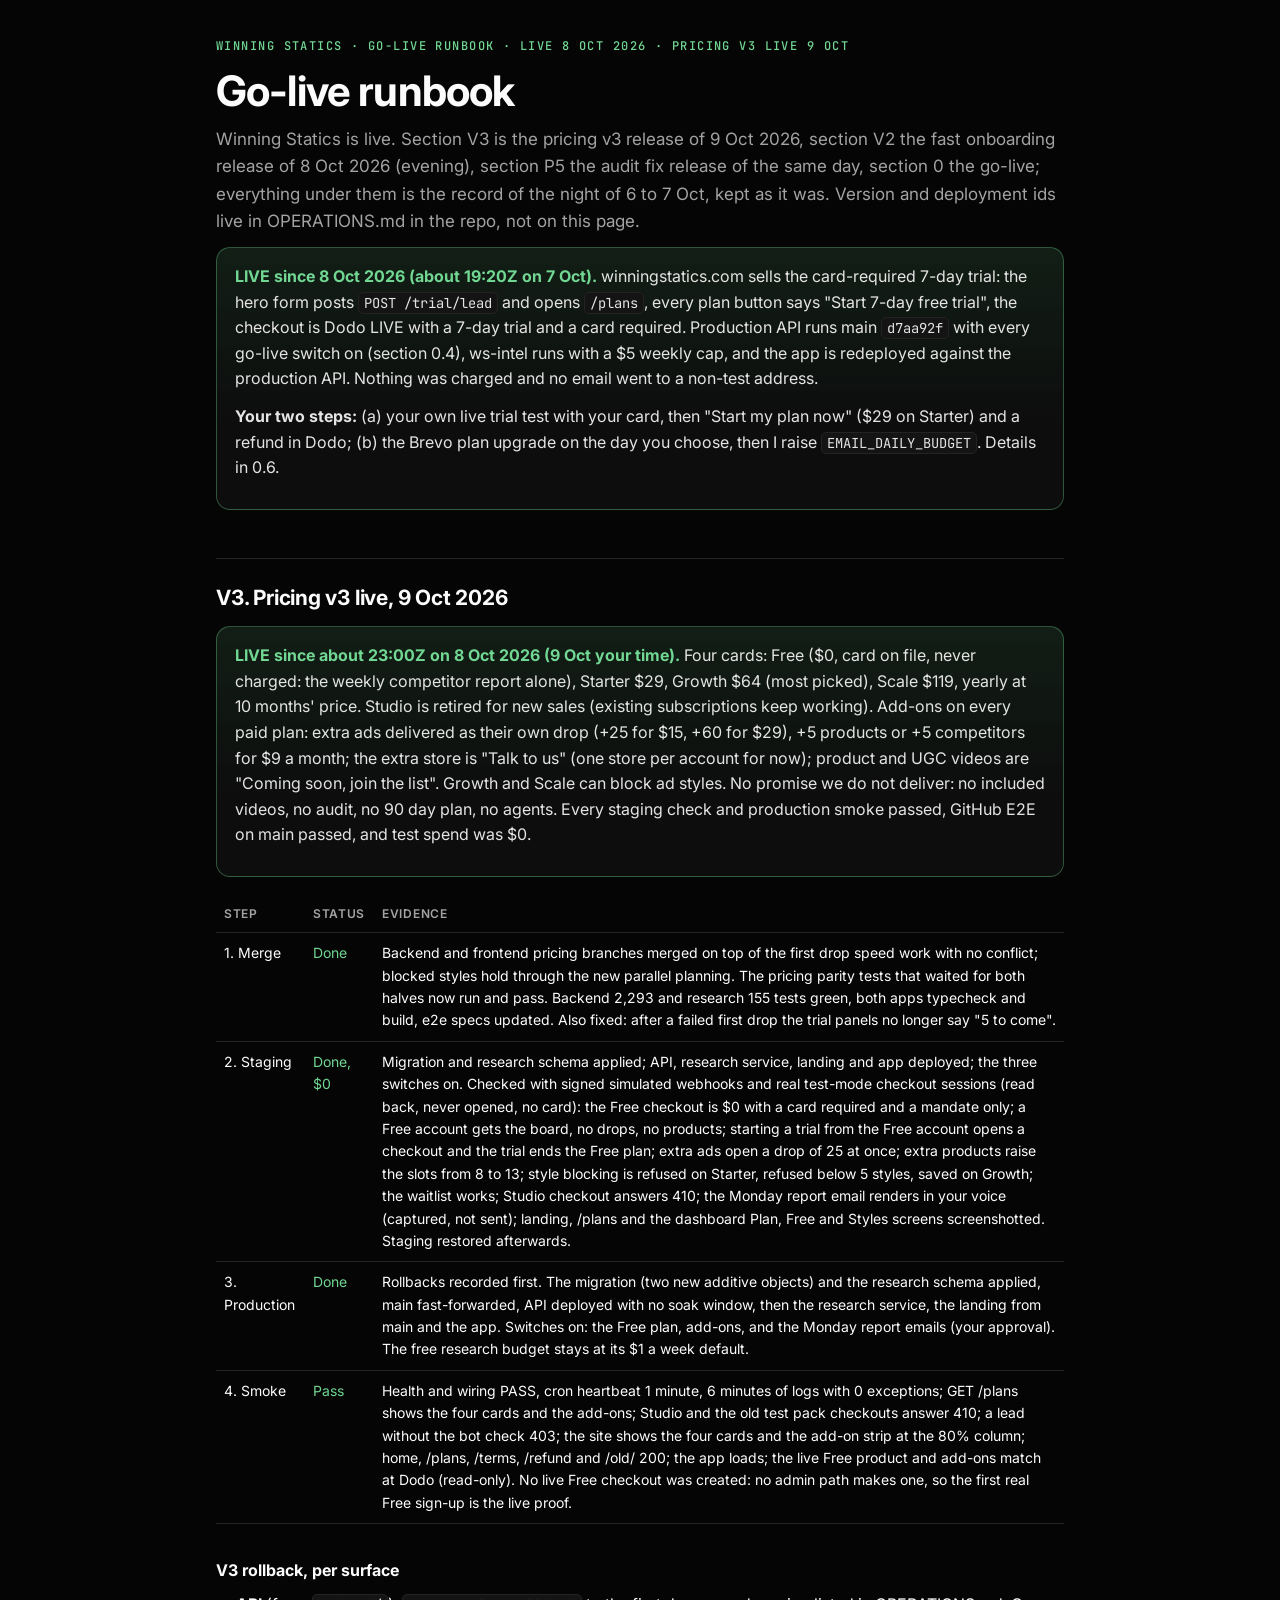
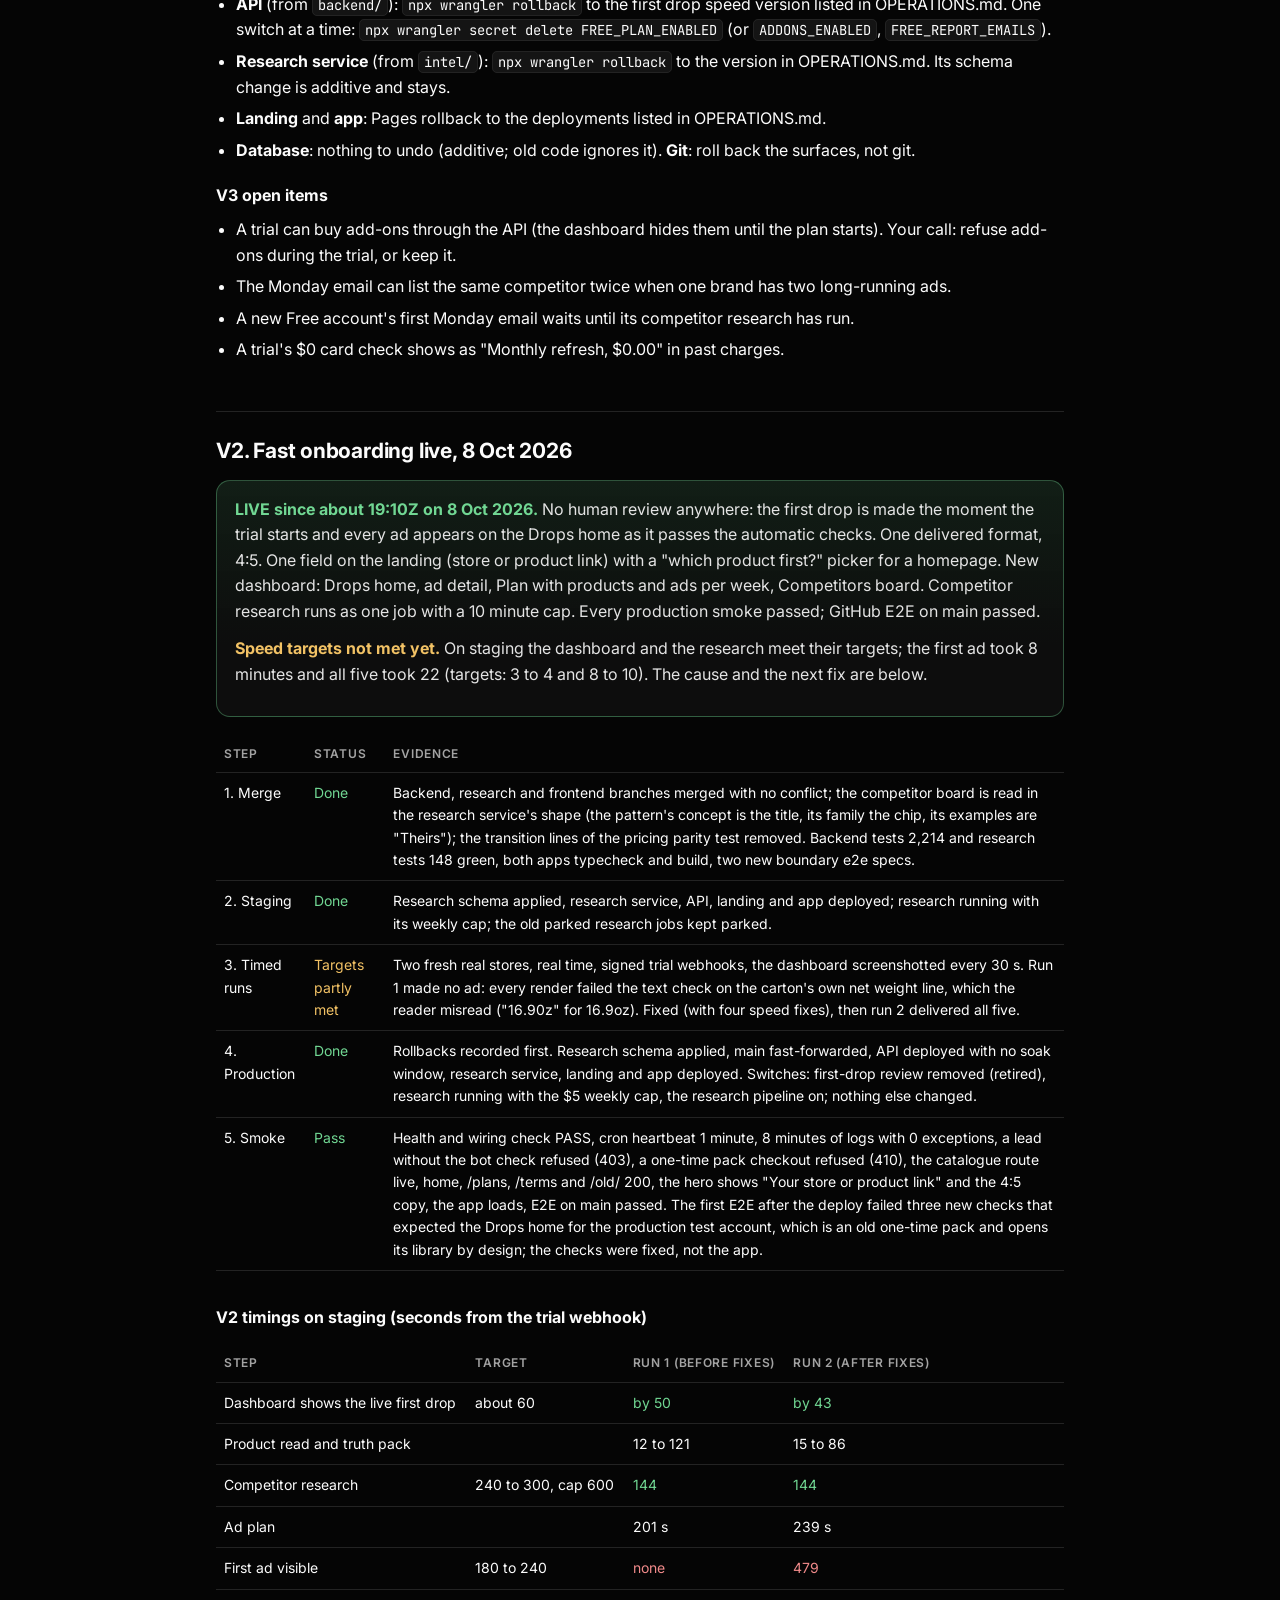
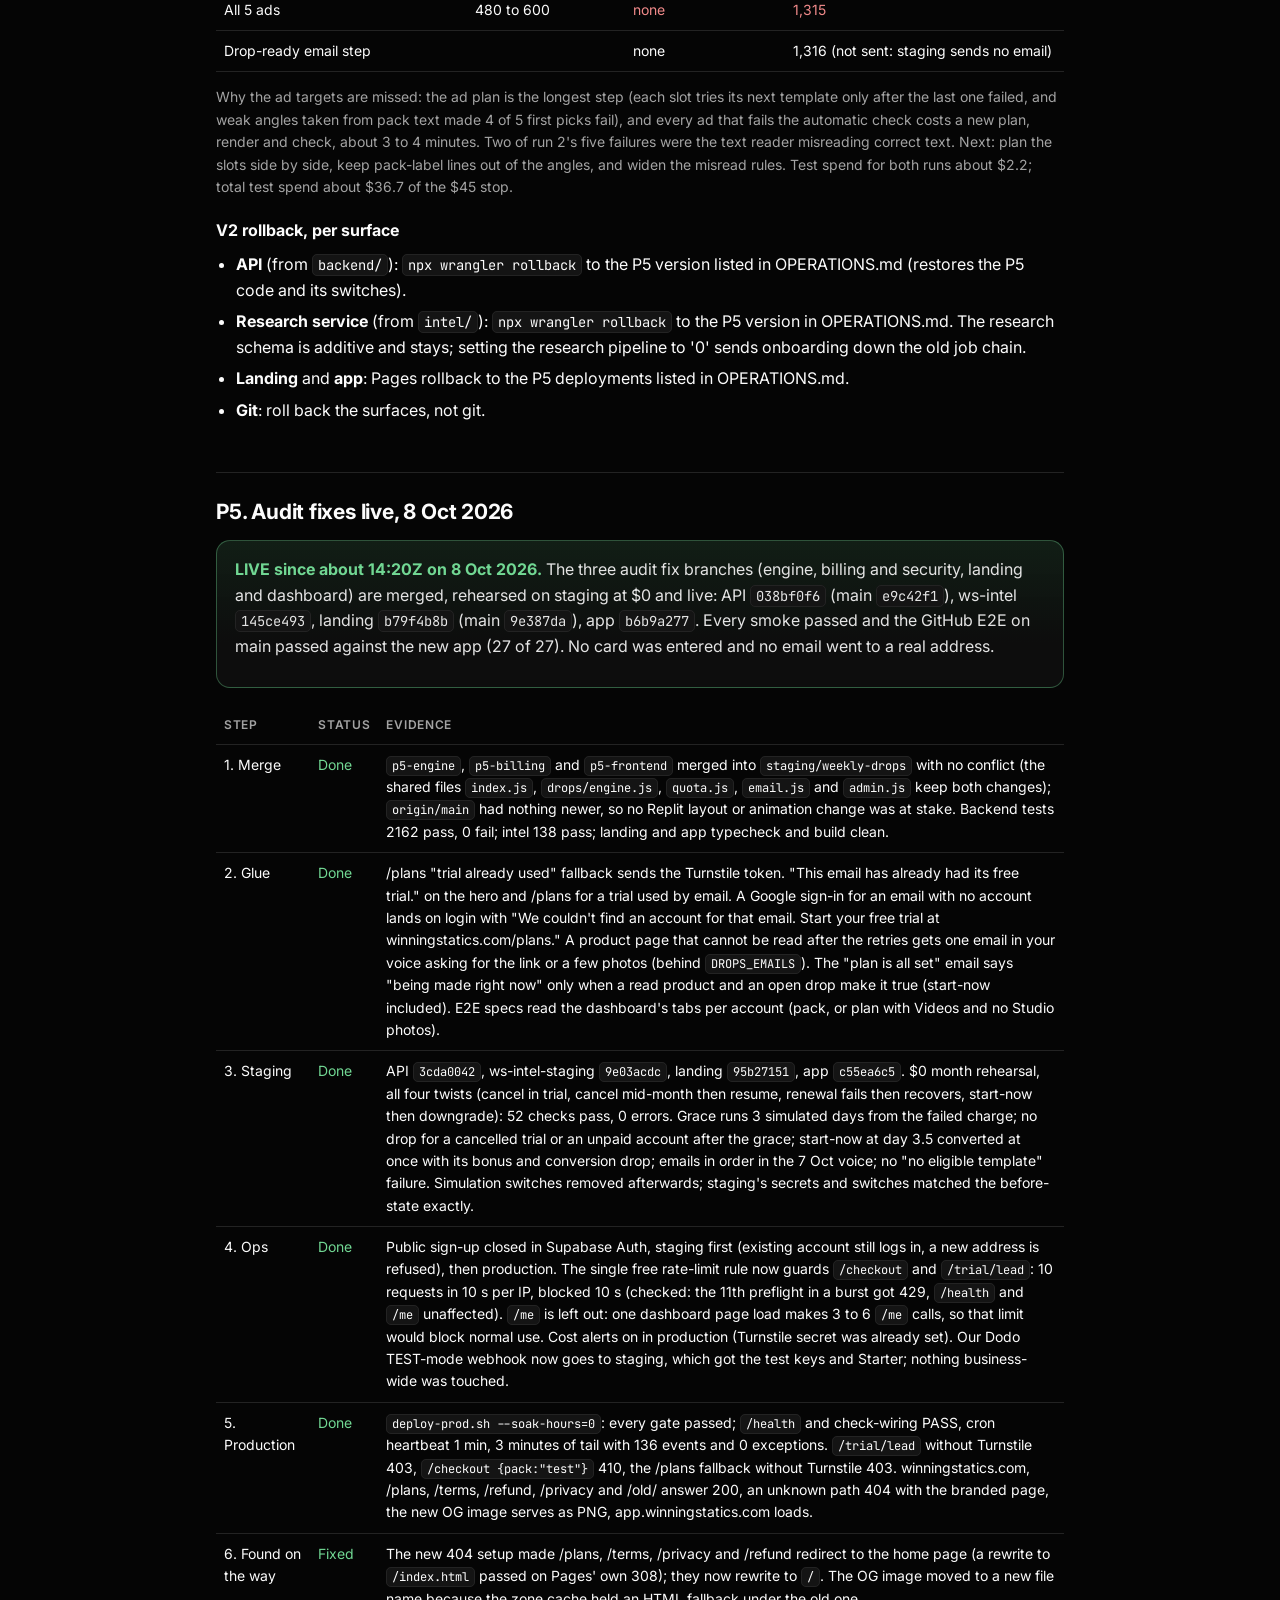
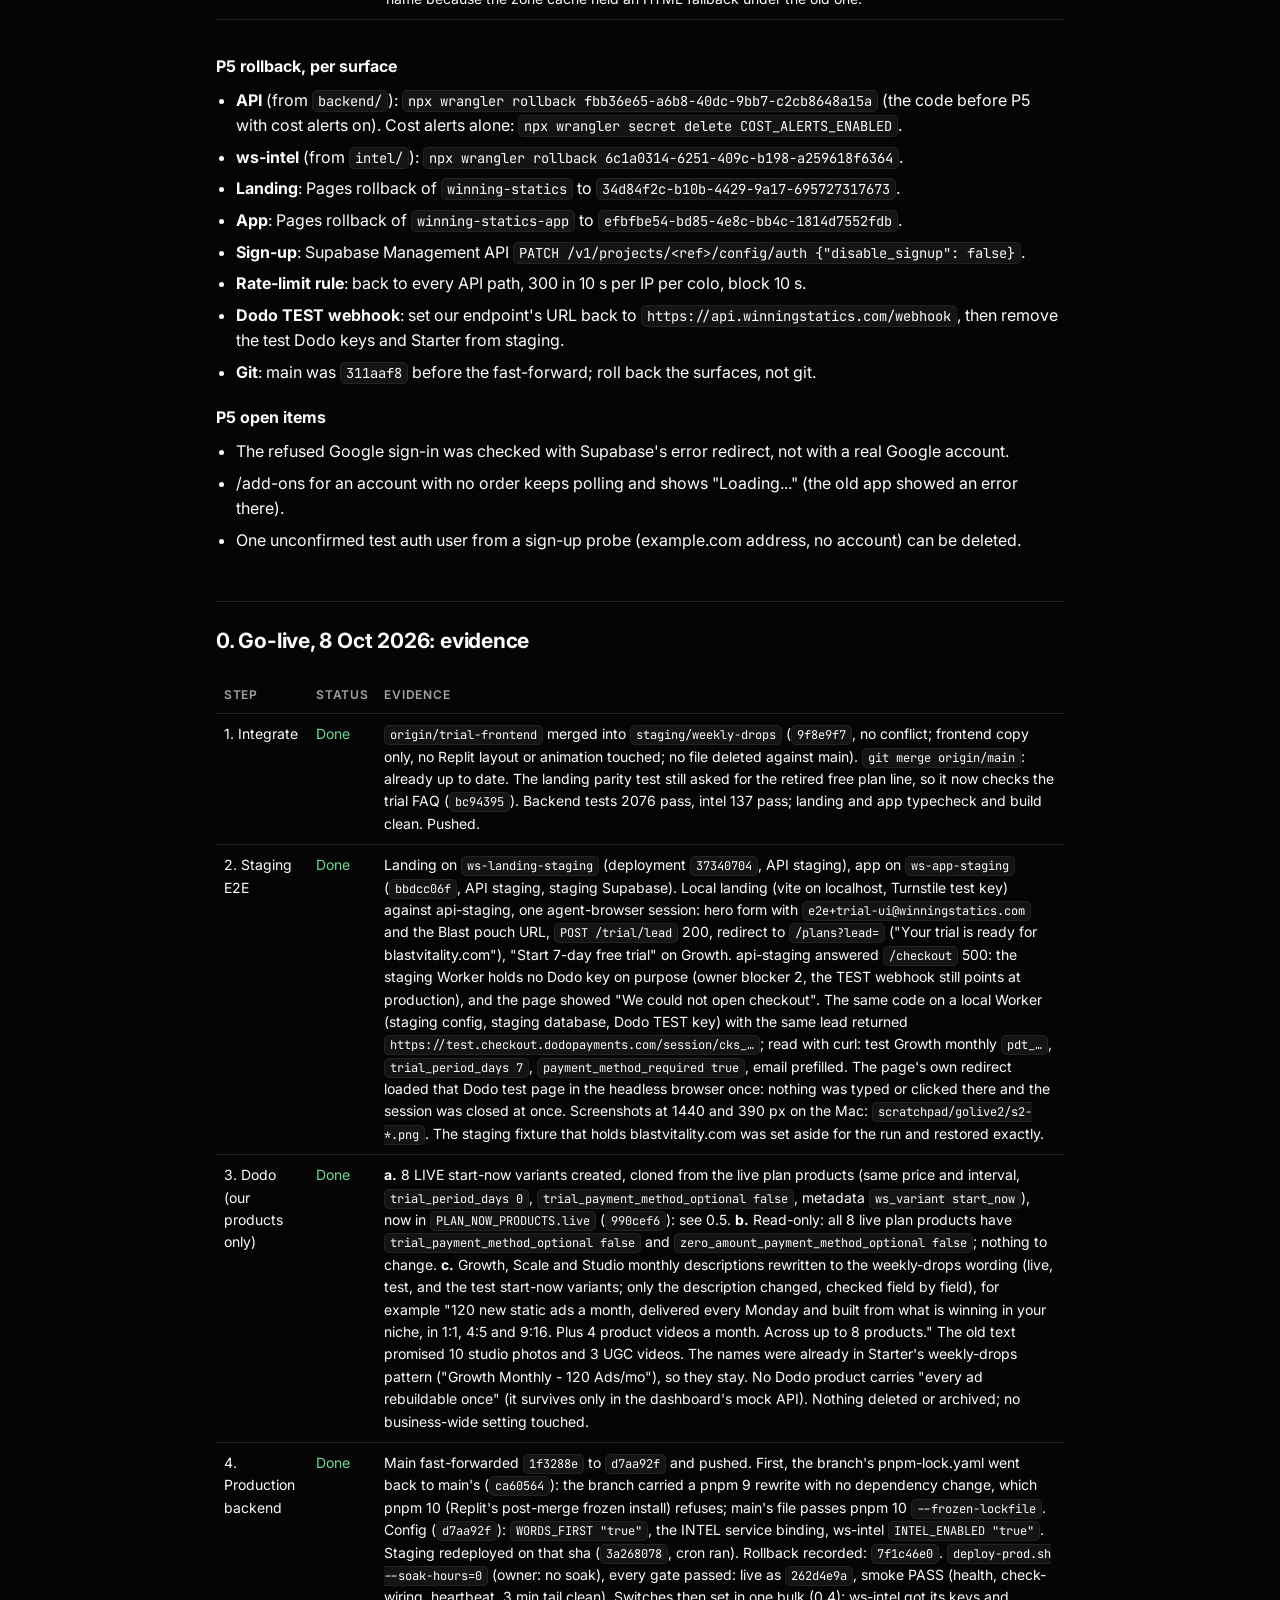
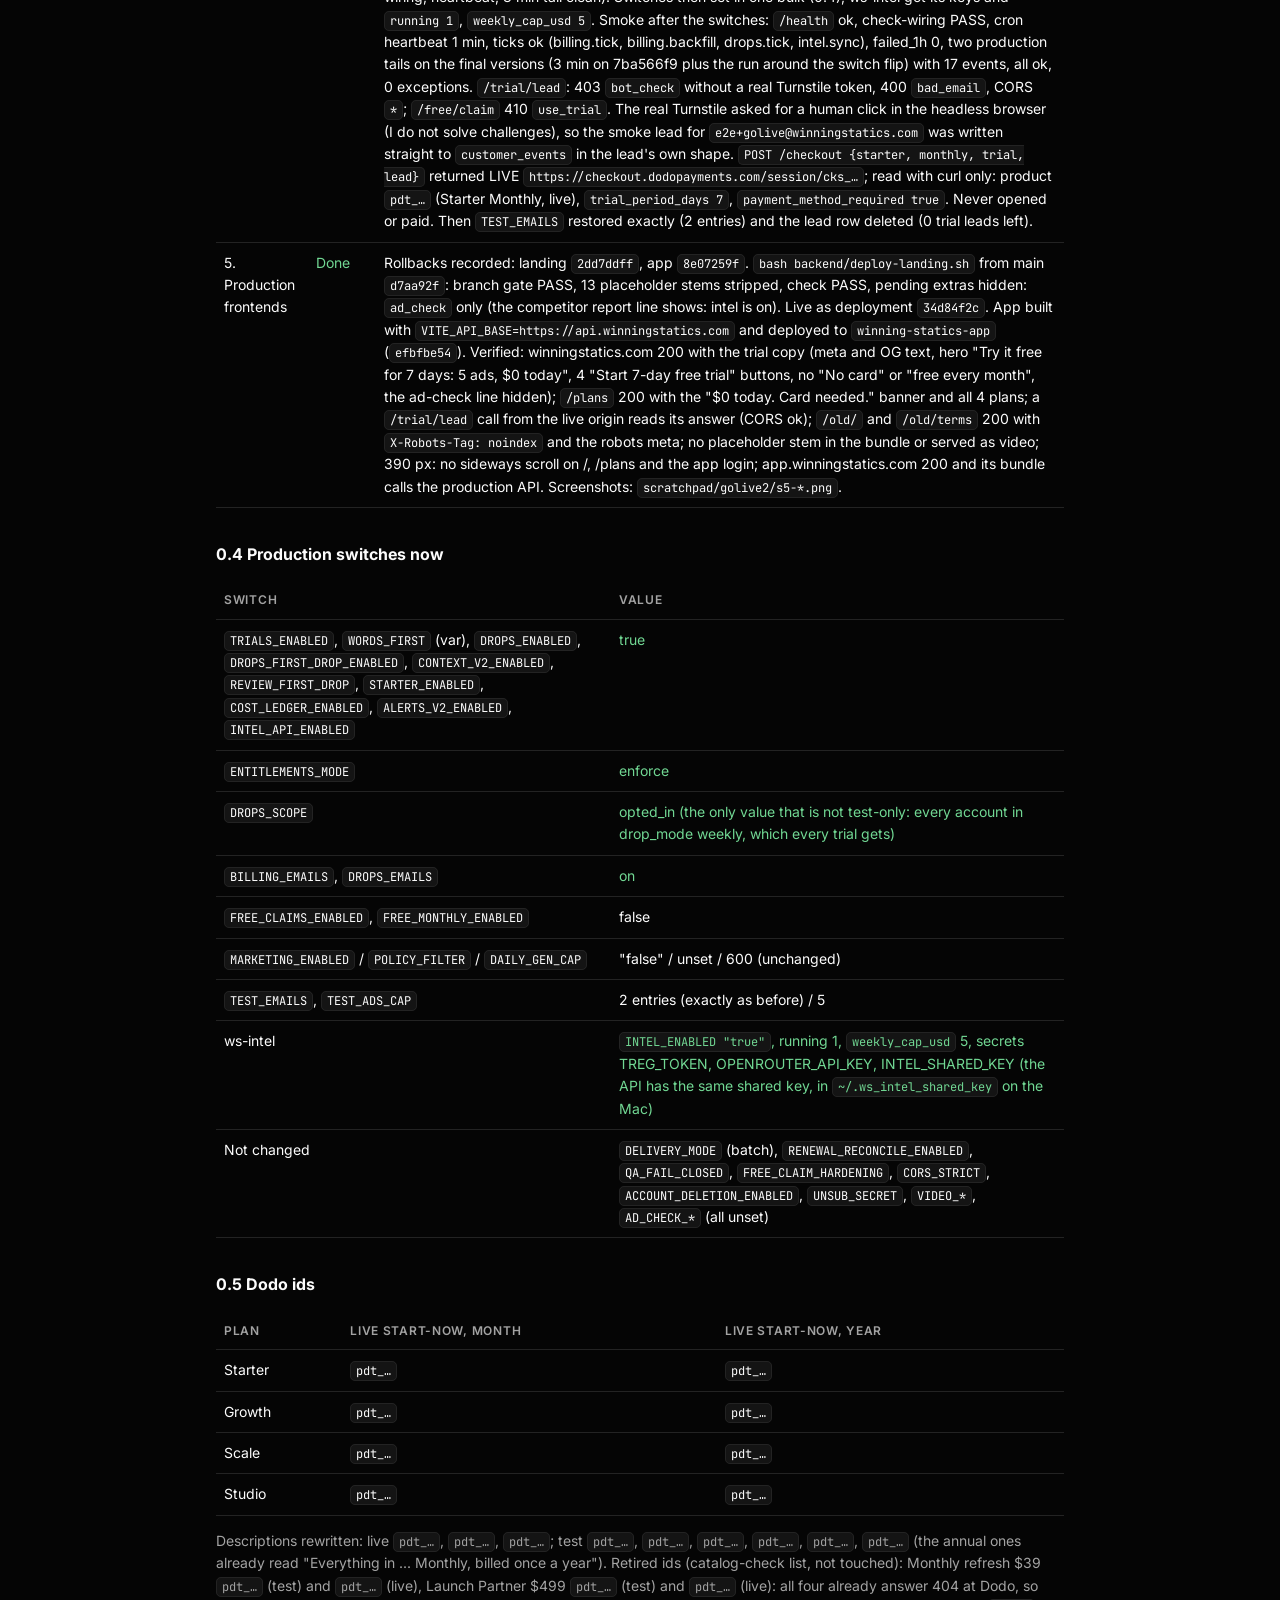
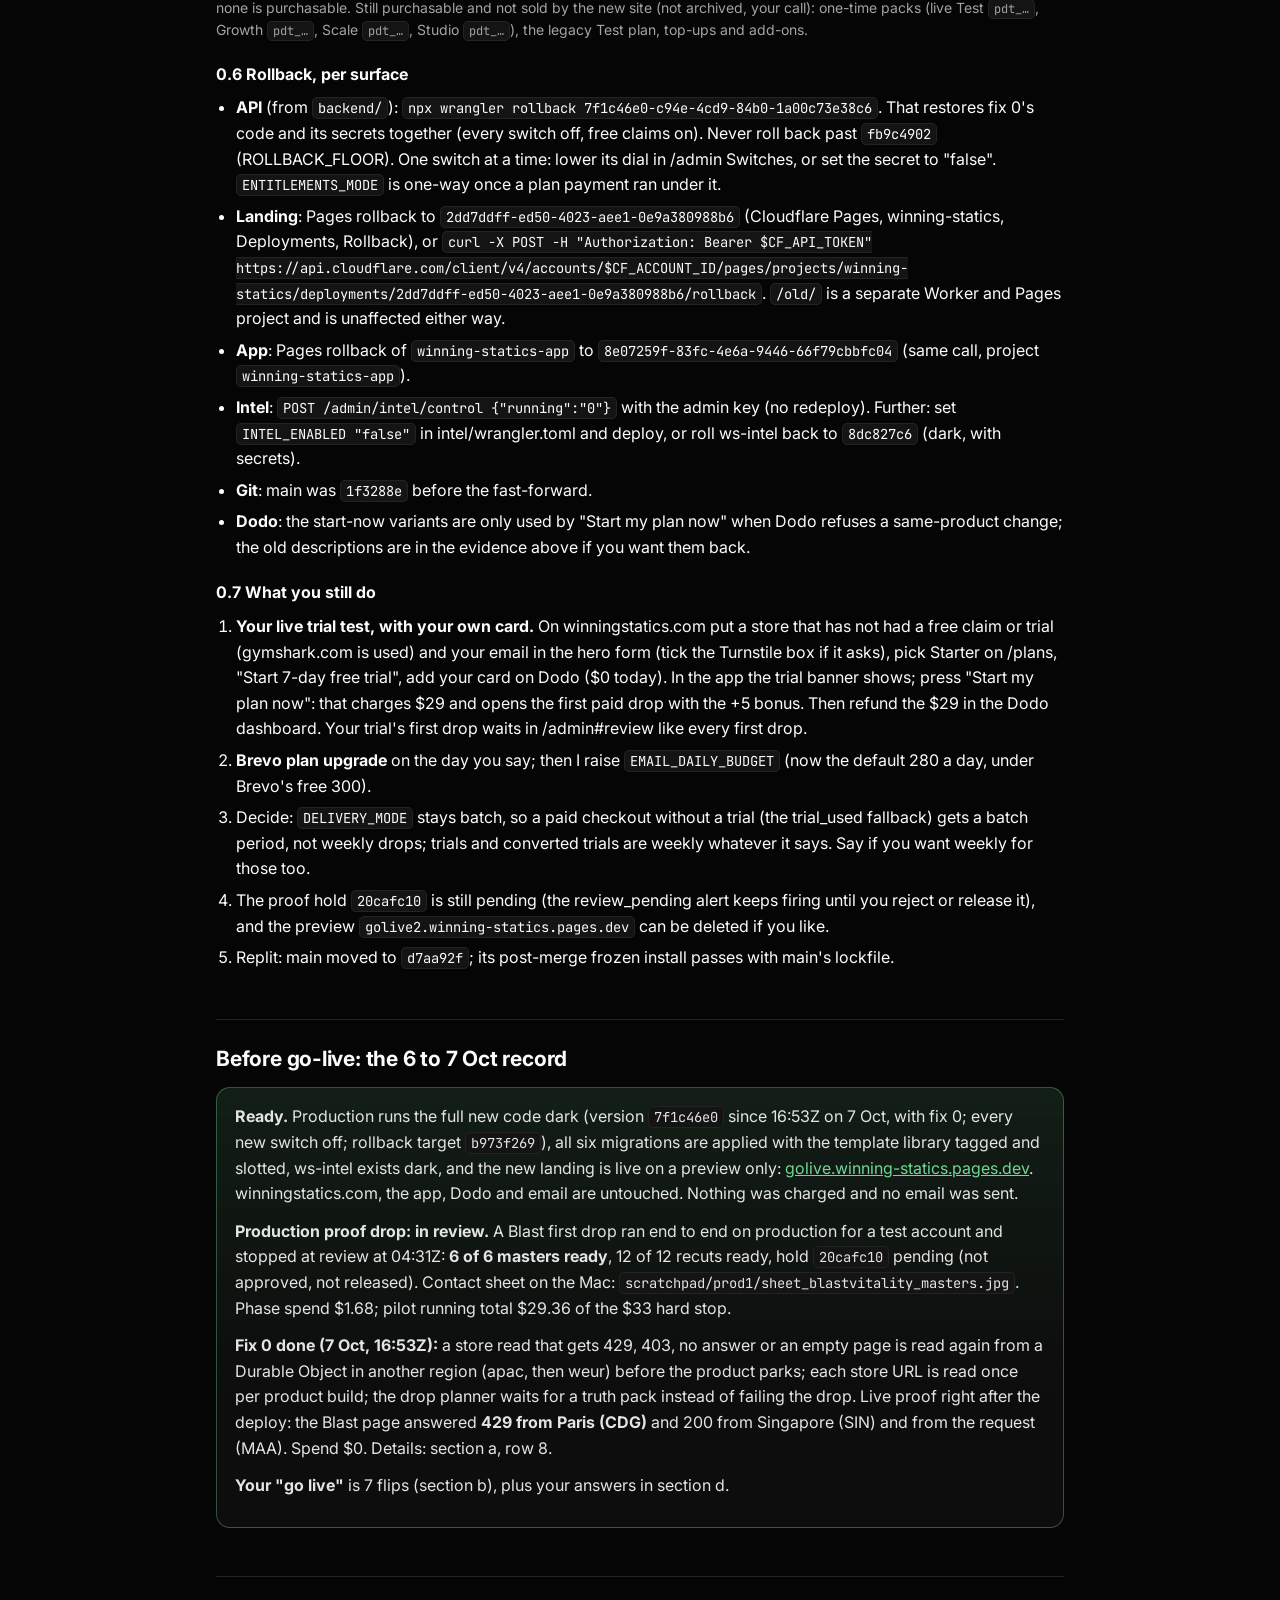
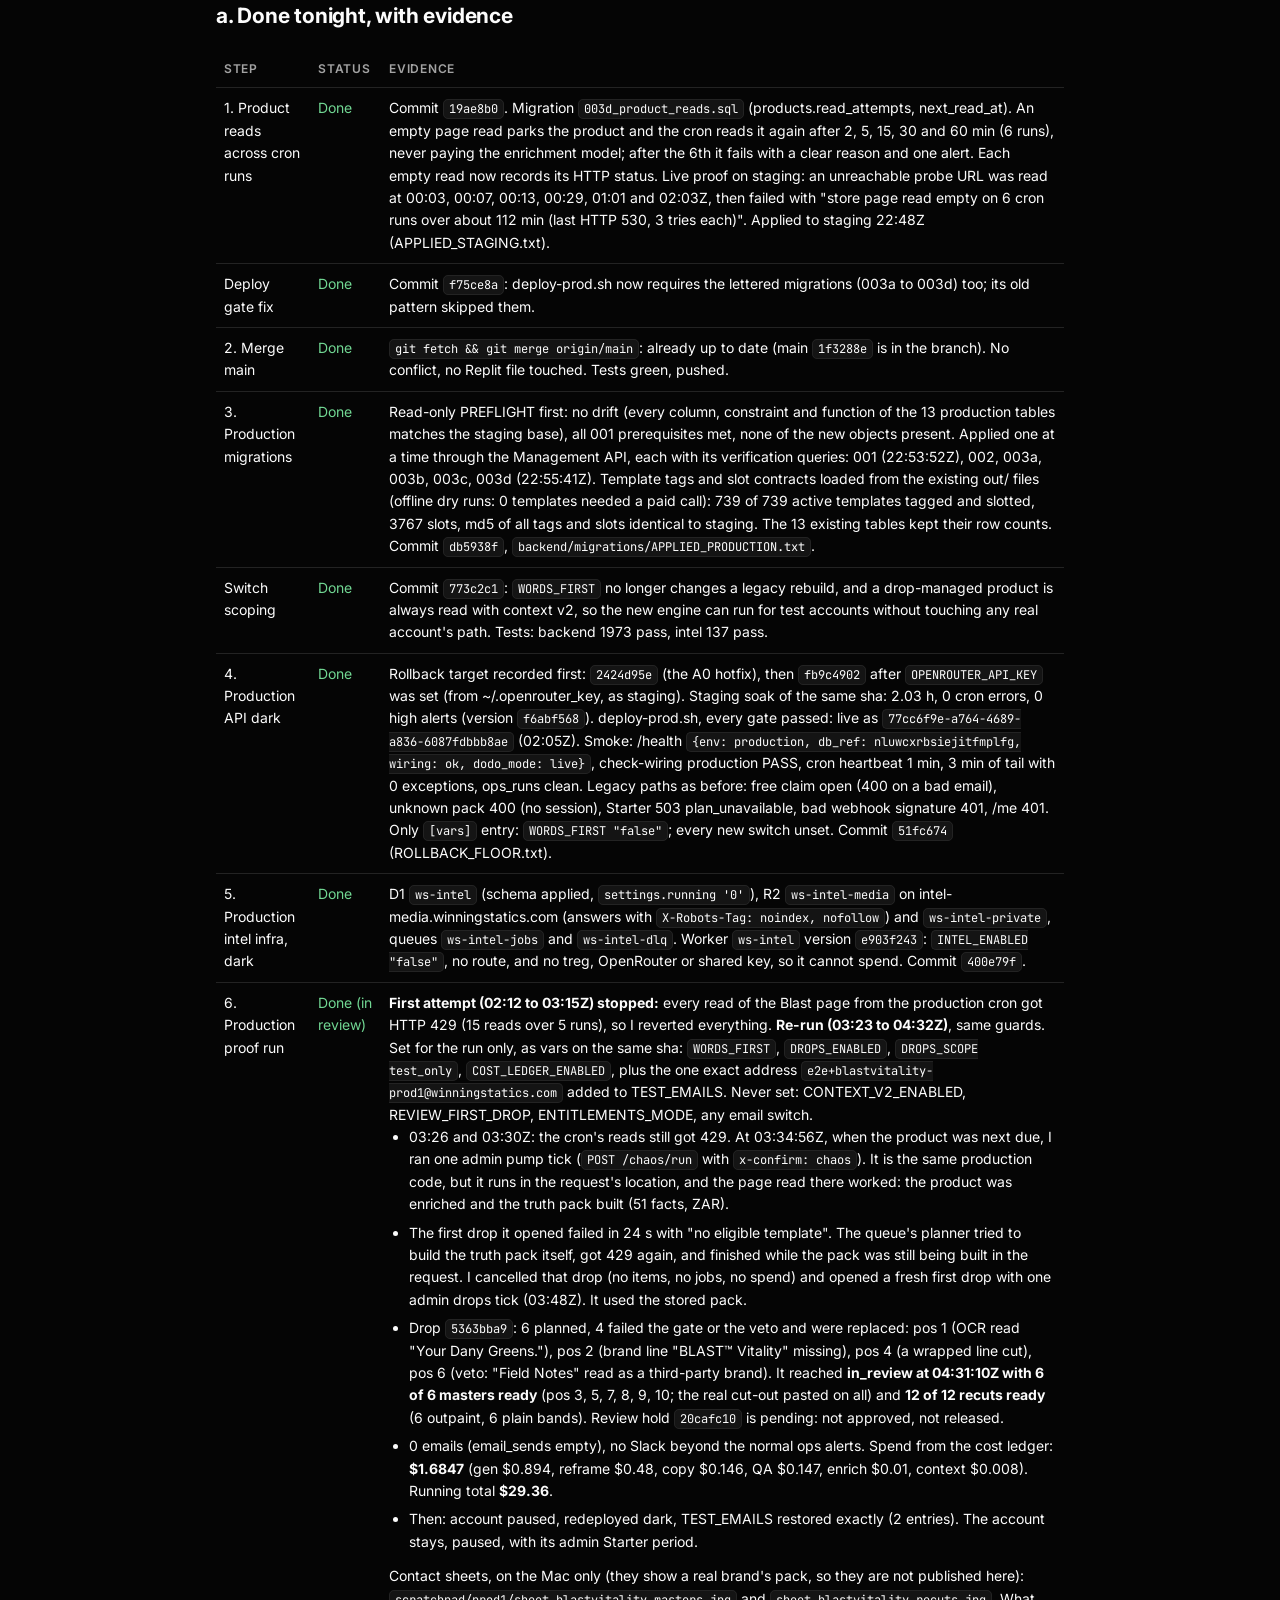
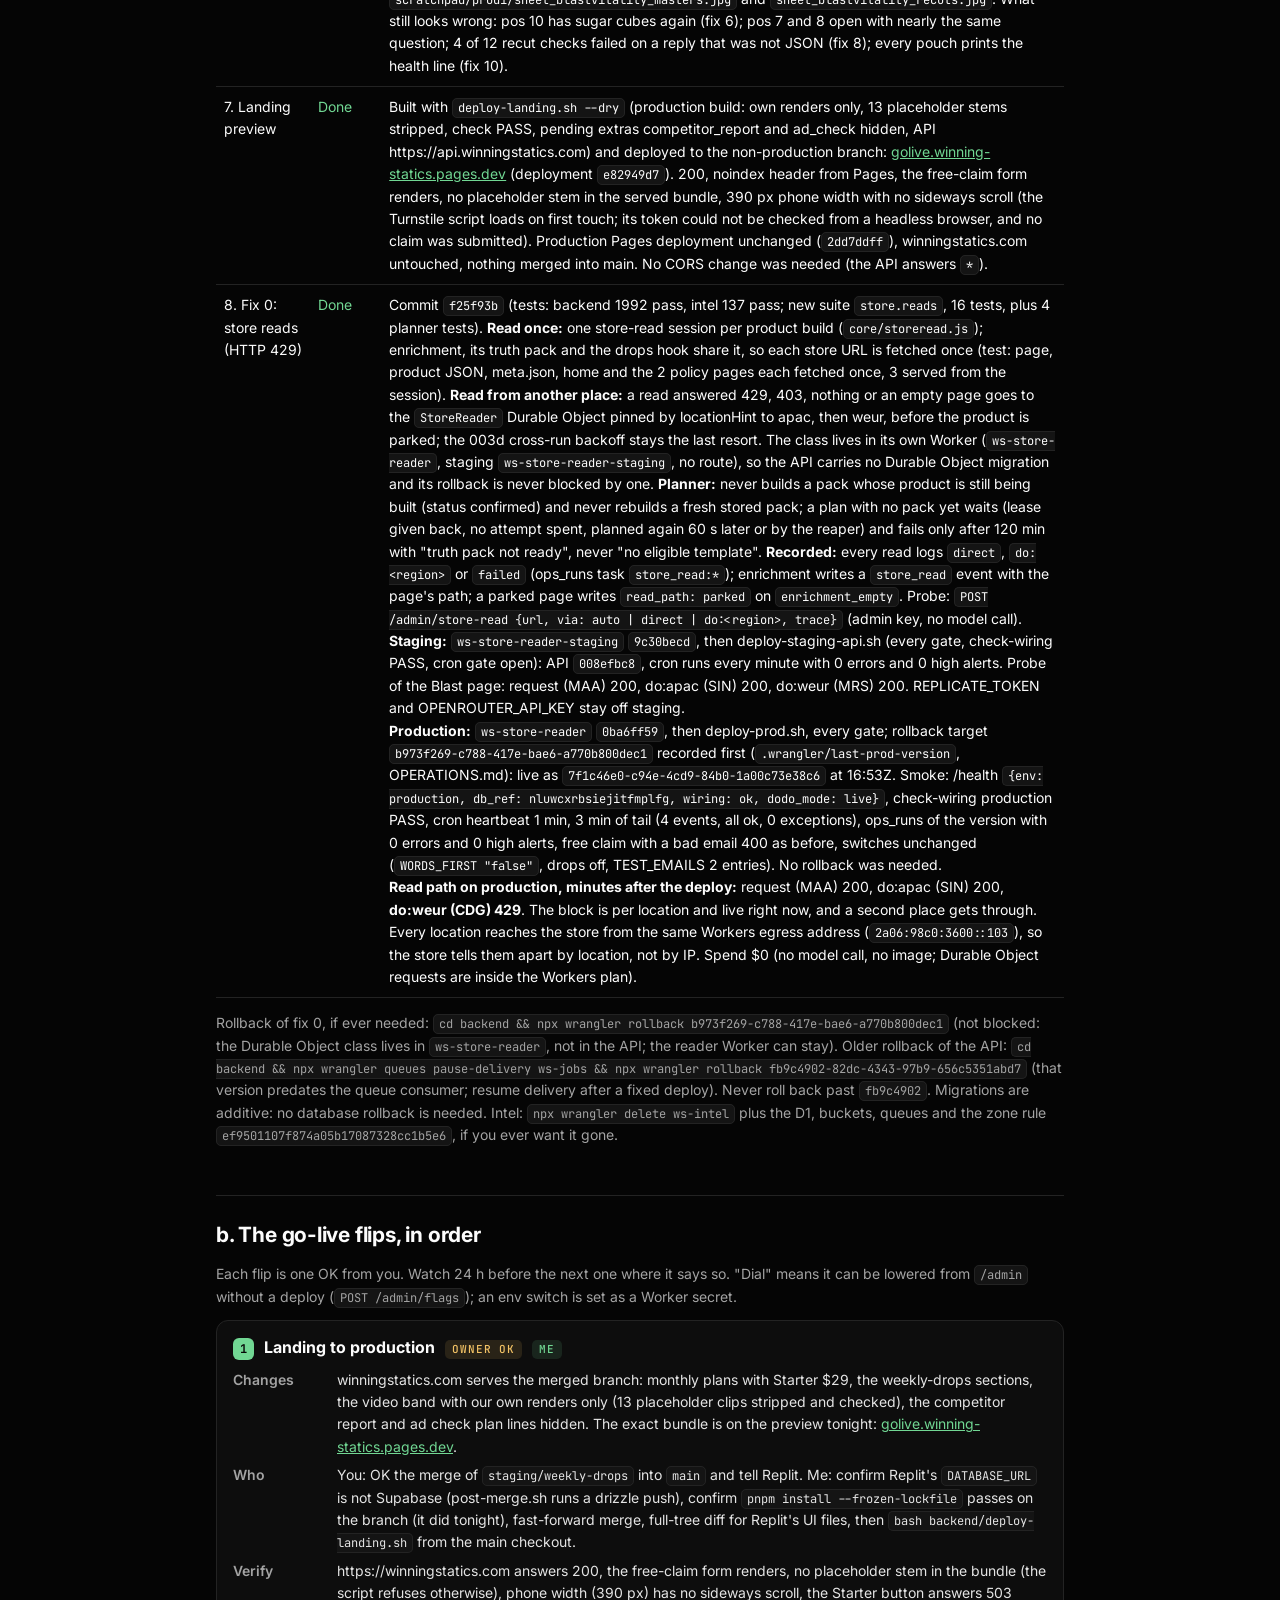
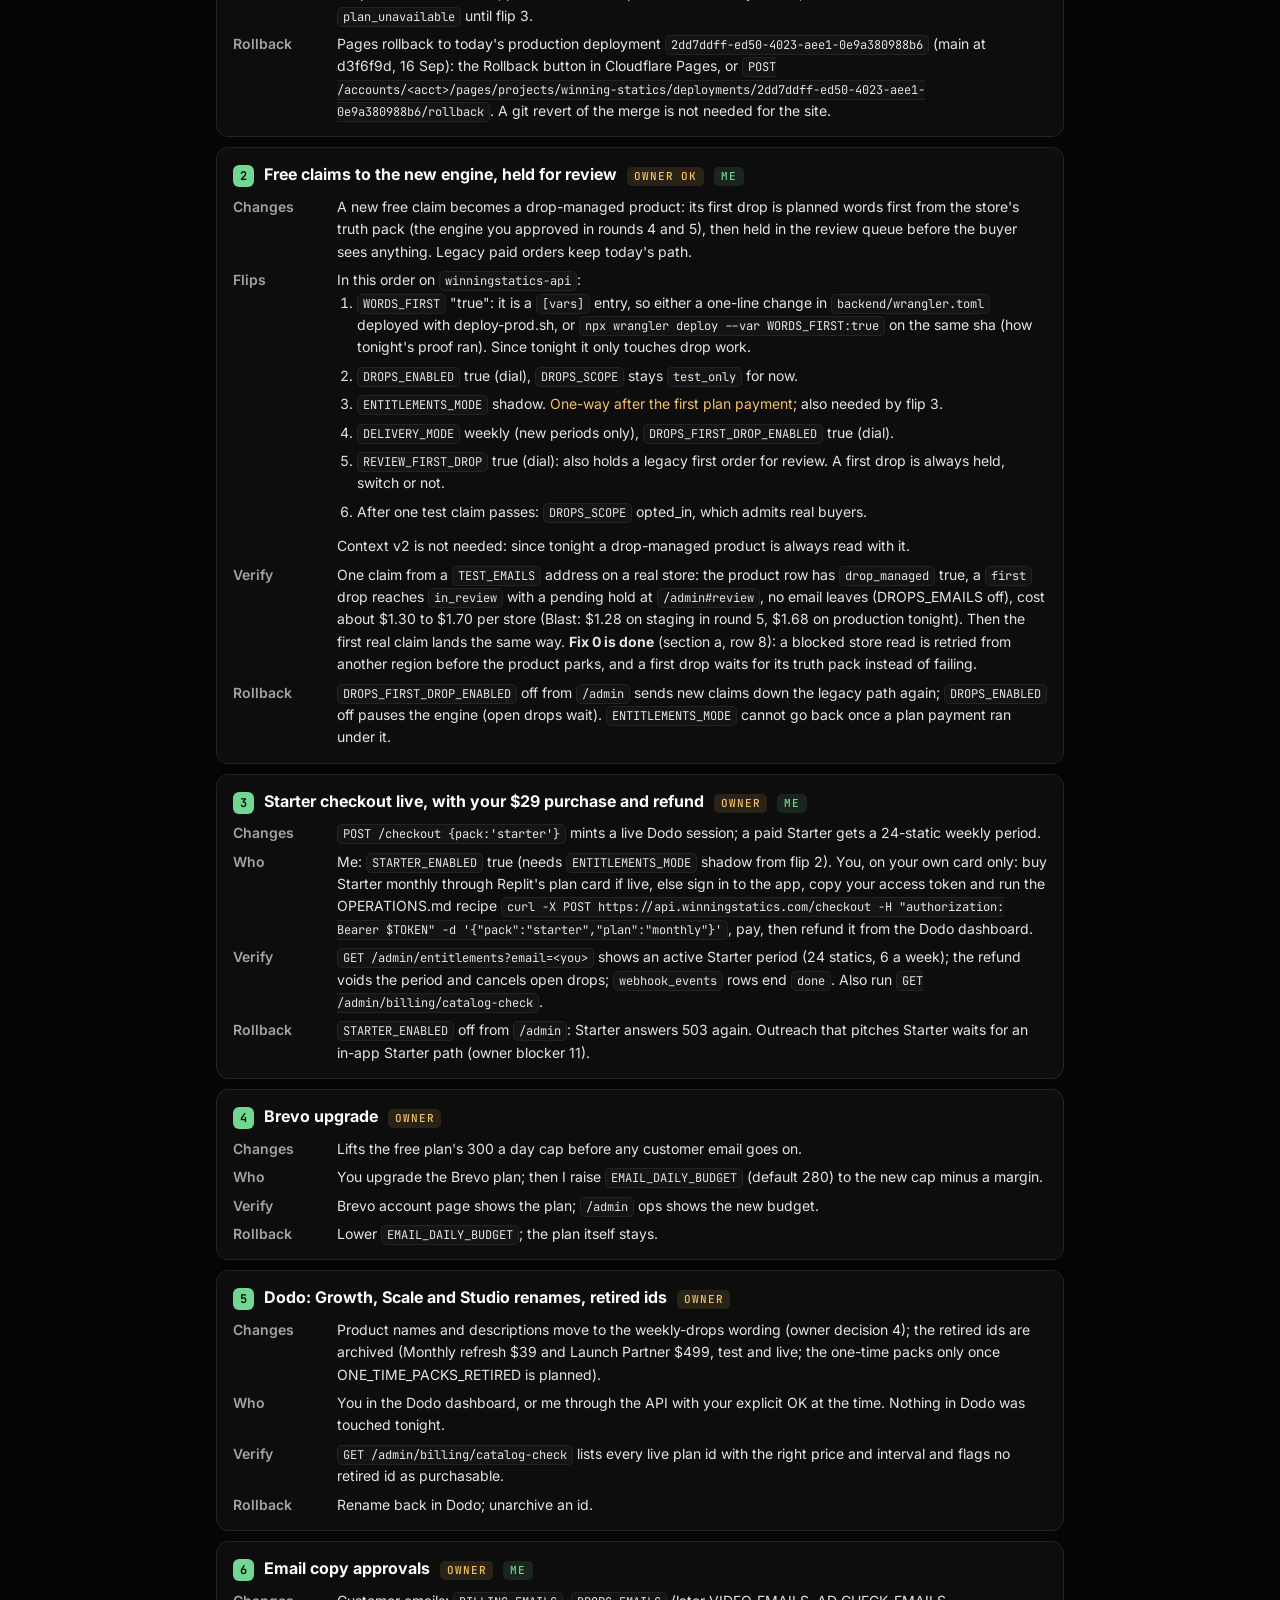
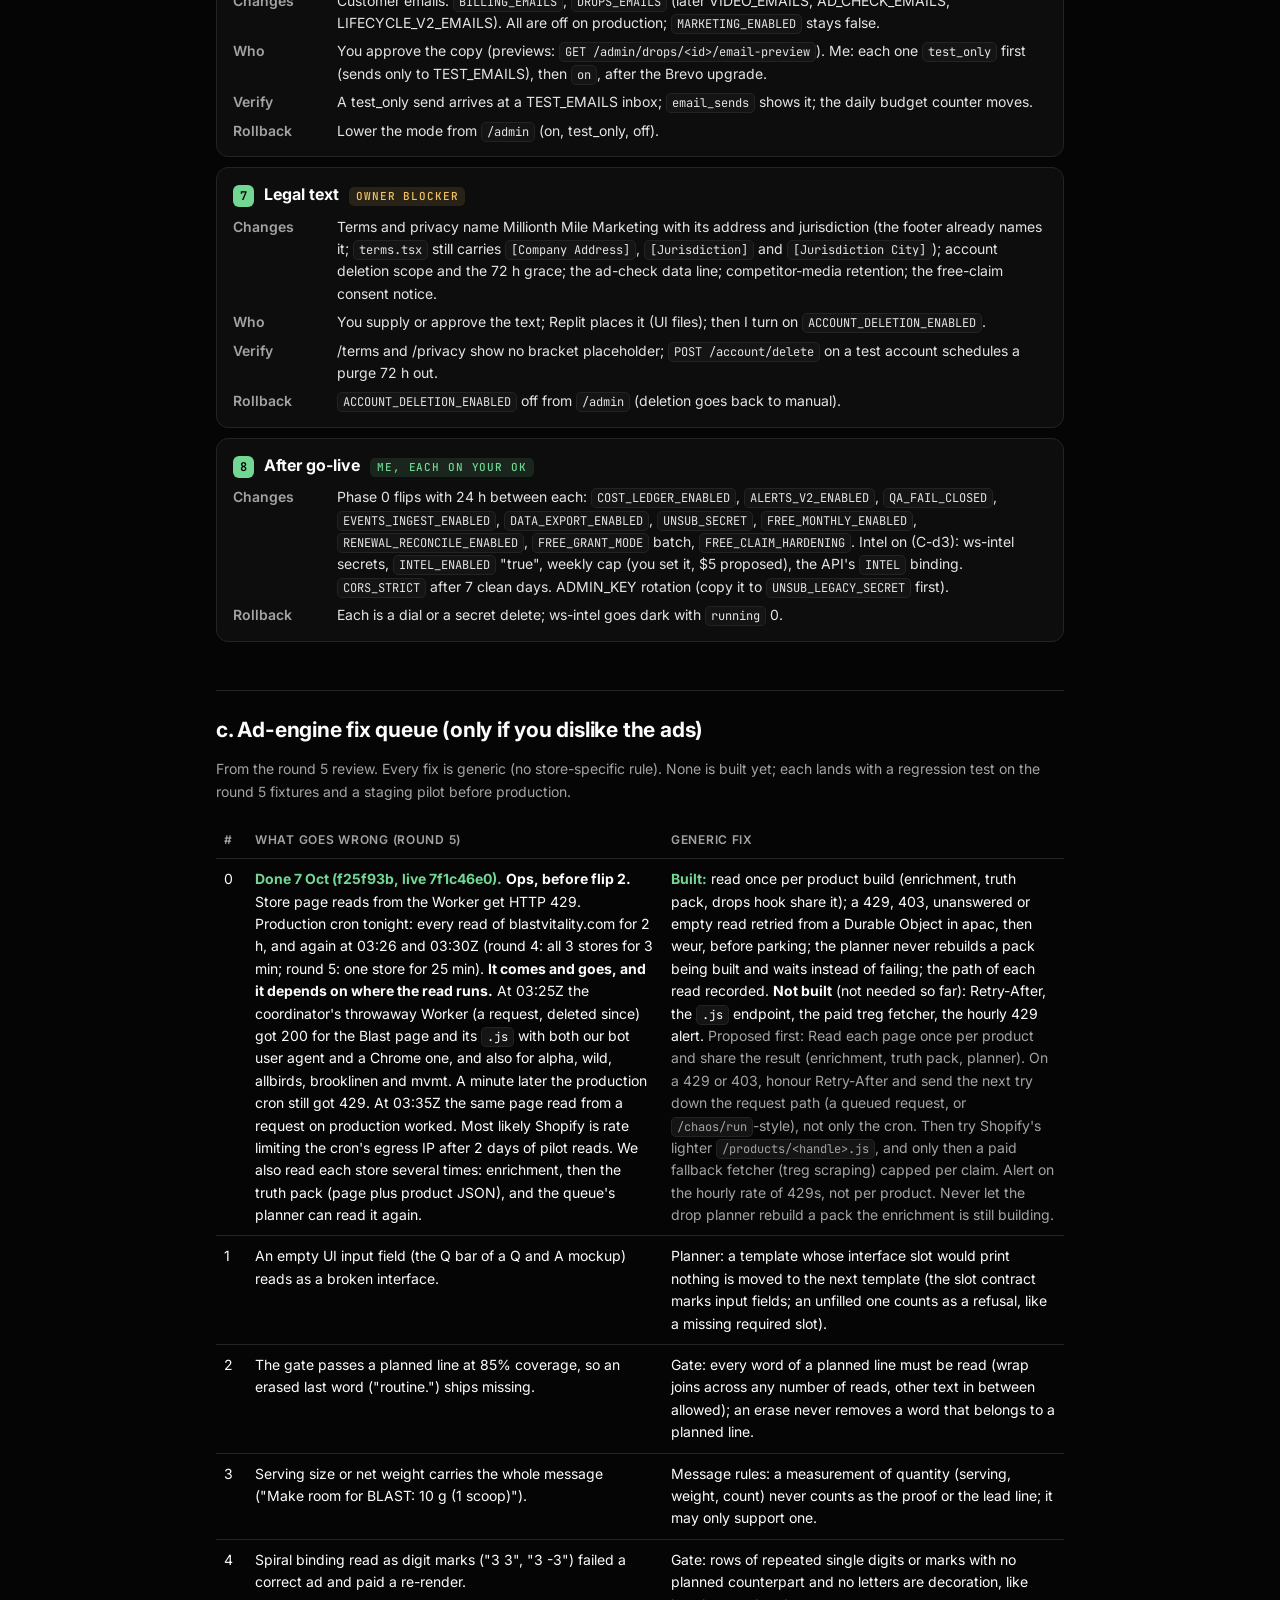
<file: go-live/index.html>
<!doctype html>
<html lang="en">
<head>
<meta charset="utf-8">
<meta name="viewport" content="width=device-width, initial-scale=1">
<title>Winning Statics Go-Live Runbook</title>
<meta name="description" content="Winning Statics is LIVE since 8 Oct 2026: pricing v3 (Free plus three paid plans, add-ons, style control), v2 fast onboarding, the card-required 7-day trial, evidence, rollback for every surface, and what the owner still does.">
<meta name="robots" content="noindex,nofollow">
<link rel="preconnect" href="https://fonts.googleapis.com">
<link href="https://fonts.googleapis.com/css2?family=Inter:wght@400;500;600;700&family=JetBrains+Mono:wght@400;500&display=swap" rel="stylesheet">
<style>
:root{
  --bg:#050505;--card:#0D0D0D;--card2:#141414;--line:#232323;--ink:#FCFCFC;--mute:#A3A3A3;--dim:#6B6B6B;
  --mint:#71D793;--mint-soft:rgba(113,215,147,.12);
  --amber:#F2C265;--amber-soft:rgba(242,194,101,.12);--red:#F08A8A;--red-soft:rgba(240,138,138,.12);
}
*{box-sizing:border-box}
html,body{margin:0;background:var(--bg);color:var(--ink);font:16px/1.6 Inter,system-ui,sans-serif;-webkit-font-smoothing:antialiased}
main{max-width:880px;margin:0 auto;padding:40px 16px 96px}
h1{font-size:clamp(28px,6vw,42px);line-height:1.1;letter-spacing:-.02em;margin:0 0 12px}
h2{font-size:21px;letter-spacing:-.01em;margin:48px 0 12px;padding-top:22px;border-top:1px solid var(--line)}
h3{font-size:16px;margin:20px 0 8px}
p{margin:0 0 12px;color:#E4E4E4}
.lede{font-size:17px;color:var(--mute)}
.eyebrow{font:500 12px/1 'JetBrains Mono',monospace;letter-spacing:.12em;text-transform:uppercase;color:var(--mint);margin-bottom:16px}
code,.mono{font-family:'JetBrains Mono',monospace;font-size:.86em;overflow-wrap:anywhere}
code{background:var(--card2);border:1px solid var(--line);border-radius:5px;padding:1px 5px}
pre{background:var(--card2);border:1px solid var(--line);border-radius:8px;padding:10px 12px;overflow-x:auto;font:13px/1.5 'JetBrains Mono',monospace;margin:6px 0 12px}
ul,ol{padding-left:20px;margin:0 0 12px}
li{margin:0 0 6px}
.card{background:var(--card);border:1px solid var(--line);border-radius:14px;padding:16px 18px;margin:12px 0}
.tldr{border-color:rgba(113,215,147,.35);background:linear-gradient(180deg,var(--mint-soft),var(--card) 70%)}
.warn{border-color:rgba(242,194,101,.35);background:linear-gradient(180deg,var(--amber-soft),var(--card) 70%)}
.warn h3{color:var(--amber);margin-top:0}
table{width:100%;border-collapse:collapse;font-size:14px;margin:6px 0 14px}
th,td{text-align:left;padding:9px 8px;border-bottom:1px solid var(--line);vertical-align:top}
th{font-weight:600;color:var(--mute);font-size:12px;text-transform:uppercase;letter-spacing:.06em}
.wrap{overflow-x:auto}
.flip{background:var(--card);border:1px solid var(--line);border-radius:12px;padding:14px 16px;margin:10px 0}
.flip h3{margin:0 0 8px;display:flex;gap:10px;align-items:baseline;flex-wrap:wrap}
.flip dl{margin:0;display:grid;grid-template-columns:92px 1fr;gap:6px 12px;font-size:14px}
.flip dt{color:var(--mute);font-weight:600}
.flip dd{margin:0;color:#E4E4E4;min-width:0}
@media (max-width:520px){.flip dl{grid-template-columns:1fr}.flip dt{margin-top:6px}}
.n{font:600 12px/1 'JetBrains Mono',monospace;color:var(--bg);background:var(--mint);border-radius:6px;padding:5px 7px}
.who{display:inline-block;font:500 11px/1 'JetBrains Mono',monospace;text-transform:uppercase;letter-spacing:.08em;padding:4px 7px;border-radius:5px}
.me{background:var(--mint-soft);color:var(--mint)}
.owner{background:var(--amber-soft);color:var(--amber)}
.ok{color:var(--mint)}.bad{color:var(--red)}.amb{color:var(--amber)}
.small{font-size:14px;color:var(--mute)}
a{color:var(--mint)}
</style>
</head>
<body>
<main>
<div class="eyebrow">Winning Statics · go-live runbook · LIVE 8 Oct 2026 · pricing v3 live 9 Oct</div>
<h1>Go-live runbook</h1>
<p class="lede">Winning Statics is live. Section V3 is the pricing v3 release of 9 Oct 2026, section V2 the fast onboarding release of 8 Oct 2026 (evening), section P5 the audit fix release of the same day, section 0 the go-live; everything under them is the record of the night of 6 to 7 Oct, kept as it was. Version and deployment ids live in OPERATIONS.md in the repo, not on this page.</p>

<div class="card tldr">
<p><strong class="ok">LIVE since 8 Oct 2026 (about 19:20Z on 7 Oct).</strong> winningstatics.com sells the card-required 7-day trial: the hero form posts <code>POST /trial/lead</code> and opens <code>/plans</code>, every plan button says "Start 7-day free trial", the checkout is Dodo LIVE with a 7-day trial and a card required. Production API runs main <code>d7aa92f</code> with every go-live switch on (section 0.4), ws-intel runs with a $5 weekly cap, and the app is redeployed against the production API. Nothing was charged and no email went to a non-test address.</p>
<p><strong>Your two steps:</strong> (a) your own live trial test with your card, then "Start my plan now" ($29 on Starter) and a refund in Dodo; (b) the Brevo plan upgrade on the day you choose, then I raise <code>EMAIL_DAILY_BUDGET</code>. Details in 0.6.</p>
</div>

<h2>V3. Pricing v3 live, 9 Oct 2026</h2>
<div class="card tldr">
<p><strong class="ok">LIVE since about 23:00Z on 8 Oct 2026 (9 Oct your time).</strong> Four cards: Free ($0, card on file, never charged: the weekly competitor report alone), Starter $29, Growth $64 (most picked), Scale $119, yearly at 10 months' price. Studio is retired for new sales (existing subscriptions keep working). Add-ons on every paid plan: extra ads delivered as their own drop (+25 for $15, +60 for $29), +5 products or +5 competitors for $9 a month; the extra store is "Talk to us" (one store per account for now); product and UGC videos are "Coming soon, join the list". Growth and Scale can block ad styles. No promise we do not deliver: no included videos, no audit, no 90 day plan, no agents. Every staging check and production smoke passed, GitHub E2E on main passed, and test spend was $0.</p>
</div>
<div class="wrap"><table>
<tr><th>Step</th><th>Status</th><th>Evidence</th></tr>
<tr><td>1. Merge</td><td class="ok">Done</td><td>Backend and frontend pricing branches merged on top of the first drop speed work with no conflict; blocked styles hold through the new parallel planning. The pricing parity tests that waited for both halves now run and pass. Backend 2,293 and research 155 tests green, both apps typecheck and build, e2e specs updated. Also fixed: after a failed first drop the trial panels no longer say "5 to come".</td></tr>
<tr><td>2. Staging</td><td class="ok">Done, $0</td><td>Migration and research schema applied; API, research service, landing and app deployed; the three switches on. Checked with signed simulated webhooks and real test-mode checkout sessions (read back, never opened, no card): the Free checkout is $0 with a card required and a mandate only; a Free account gets the board, no drops, no products; starting a trial from the Free account opens a checkout and the trial ends the Free plan; extra ads open a drop of 25 at once; extra products raise the slots from 8 to 13; style blocking is refused on Starter, refused below 5 styles, saved on Growth; the waitlist works; Studio checkout answers 410; the Monday report email renders in your voice (captured, not sent); landing, /plans and the dashboard Plan, Free and Styles screens screenshotted. Staging restored afterwards.</td></tr>
<tr><td>3. Production</td><td class="ok">Done</td><td>Rollbacks recorded first. The migration (two new additive objects) and the research schema applied, main fast-forwarded, API deployed with no soak window, then the research service, the landing from main and the app. Switches on: the Free plan, add-ons, and the Monday report emails (your approval). The free research budget stays at its $1 a week default.</td></tr>
<tr><td>4. Smoke</td><td class="ok">Pass</td><td>Health and wiring PASS, cron heartbeat 1 minute, 6 minutes of logs with 0 exceptions; GET /plans shows the four cards and the add-ons; Studio and the old test pack checkouts answer 410; a lead without the bot check 403; the site shows the four cards and the add-on strip at the 80% column; home, /plans, /terms, /refund and /old/ 200; the app loads; the live Free product and add-ons match at Dodo (read-only). No live Free checkout was created: no admin path makes one, so the first real Free sign-up is the live proof.</td></tr>
</table></div>

<h3>V3 rollback, per surface</h3>
<ul>
<li><b>API</b> (from <code>backend/</code>): <code>npx wrangler rollback</code> to the first drop speed version listed in OPERATIONS.md. One switch at a time: <code>npx wrangler secret delete FREE_PLAN_ENABLED</code> (or <code>ADDONS_ENABLED</code>, <code>FREE_REPORT_EMAILS</code>).</li>
<li><b>Research service</b> (from <code>intel/</code>): <code>npx wrangler rollback</code> to the version in OPERATIONS.md. Its schema change is additive and stays.</li>
<li><b>Landing</b> and <b>app</b>: Pages rollback to the deployments listed in OPERATIONS.md.</li>
<li><b>Database</b>: nothing to undo (additive; old code ignores it). <b>Git</b>: roll back the surfaces, not git.</li>
</ul>

<h3>V3 open items</h3>
<ul>
<li>A trial can buy add-ons through the API (the dashboard hides them until the plan starts). Your call: refuse add-ons during the trial, or keep it.</li>
<li>The Monday email can list the same competitor twice when one brand has two long-running ads.</li>
<li>A new Free account's first Monday email waits until its competitor research has run.</li>
<li>A trial's $0 card check shows as "Monthly refresh, $0.00" in past charges.</li>
</ul>

<h2>V2. Fast onboarding live, 8 Oct 2026</h2>
<div class="card tldr">
<p><strong class="ok">LIVE since about 19:10Z on 8 Oct 2026.</strong> No human review anywhere: the first drop is made the moment the trial starts and every ad appears on the Drops home as it passes the automatic checks. One delivered format, 4:5. One field on the landing (store or product link) with a "which product first?" picker for a homepage. New dashboard: Drops home, ad detail, Plan with products and ads per week, Competitors board. Competitor research runs as one job with a 10 minute cap. Every production smoke passed; GitHub E2E on main passed.</p>
<p><strong class="amb">Speed targets not met yet.</strong> On staging the dashboard and the research meet their targets; the first ad took 8 minutes and all five took 22 (targets: 3 to 4 and 8 to 10). The cause and the next fix are below.</p>
</div>
<div class="wrap"><table>
<tr><th>Step</th><th>Status</th><th>Evidence</th></tr>
<tr><td>1. Merge</td><td class="ok">Done</td><td>Backend, research and frontend branches merged with no conflict; the competitor board is read in the research service's shape (the pattern's concept is the title, its family the chip, its examples are "Theirs"); the transition lines of the pricing parity test removed. Backend tests 2,214 and research tests 148 green, both apps typecheck and build, two new boundary e2e specs.</td></tr>
<tr><td>2. Staging</td><td class="ok">Done</td><td>Research schema applied, research service, API, landing and app deployed; research running with its weekly cap; the old parked research jobs kept parked.</td></tr>
<tr><td>3. Timed runs</td><td class="amb">Targets partly met</td><td>Two fresh real stores, real time, signed trial webhooks, the dashboard screenshotted every 30 s. Run 1 made no ad: every render failed the text check on the carton's own net weight line, which the reader misread ("16.90z" for 16.9oz). Fixed (with four speed fixes), then run 2 delivered all five.</td></tr>
<tr><td>4. Production</td><td class="ok">Done</td><td>Rollbacks recorded first. Research schema applied, main fast-forwarded, API deployed with no soak window, research service, landing and app deployed. Switches: first-drop review removed (retired), research running with the $5 weekly cap, the research pipeline on; nothing else changed.</td></tr>
<tr><td>5. Smoke</td><td class="ok">Pass</td><td>Health and wiring check PASS, cron heartbeat 1 minute, 8 minutes of logs with 0 exceptions, a lead without the bot check refused (403), a one-time pack checkout refused (410), the catalogue route live, home, /plans, /terms and /old/ 200, the hero shows "Your store or product link" and the 4:5 copy, the app loads, E2E on main passed. The first E2E after the deploy failed three new checks that expected the Drops home for the production test account, which is an old one-time pack and opens its library by design; the checks were fixed, not the app.</td></tr>
</table></div>

<h3>V2 timings on staging (seconds from the trial webhook)</h3>
<div class="wrap"><table>
<tr><th>Step</th><th>Target</th><th>Run 1 (before fixes)</th><th>Run 2 (after fixes)</th></tr>
<tr><td>Dashboard shows the live first drop</td><td>about 60</td><td class="ok">by 50</td><td class="ok">by 43</td></tr>
<tr><td>Product read and truth pack</td><td></td><td>12 to 121</td><td>15 to 86</td></tr>
<tr><td>Competitor research</td><td>240 to 300, cap 600</td><td class="ok">144</td><td class="ok">144</td></tr>
<tr><td>Ad plan</td><td></td><td>201 s</td><td>239 s</td></tr>
<tr><td>First ad visible</td><td>180 to 240</td><td class="bad">none</td><td class="bad">479</td></tr>
<tr><td>All 5 ads</td><td>480 to 600</td><td class="bad">none</td><td class="bad">1,315</td></tr>
<tr><td>Drop-ready email step</td><td></td><td>none</td><td>1,316 (not sent: staging sends no email)</td></tr>
</table></div>
<p class="small">Why the ad targets are missed: the ad plan is the longest step (each slot tries its next template only after the last one failed, and weak angles taken from pack text made 4 of 5 first picks fail), and every ad that fails the automatic check costs a new plan, render and check, about 3 to 4 minutes. Two of run 2's five failures were the text reader misreading correct text. Next: plan the slots side by side, keep pack-label lines out of the angles, and widen the misread rules. Test spend for both runs about $2.2; total test spend about $36.7 of the $45 stop.</p>

<h3>V2 rollback, per surface</h3>
<ul>
<li><b>API</b> (from <code>backend/</code>): <code>npx wrangler rollback</code> to the P5 version listed in OPERATIONS.md (restores the P5 code and its switches).</li>
<li><b>Research service</b> (from <code>intel/</code>): <code>npx wrangler rollback</code> to the P5 version in OPERATIONS.md. The research schema is additive and stays; setting the research pipeline to '0' sends onboarding down the old job chain.</li>
<li><b>Landing</b> and <b>app</b>: Pages rollback to the P5 deployments listed in OPERATIONS.md.</li>
<li><b>Git</b>: roll back the surfaces, not git.</li>
</ul>

<h2>P5. Audit fixes live, 8 Oct 2026</h2>
<div class="card tldr">
<p><strong class="ok">LIVE since about 14:20Z on 8 Oct 2026.</strong> The three audit fix branches (engine, billing and security, landing and dashboard) are merged, rehearsed on staging at $0 and live: API <code>038bf0f6</code> (main <code>e9c42f1</code>), ws-intel <code>145ce493</code>, landing <code>b79f4b8b</code> (main <code>9e387da</code>), app <code>b6b9a277</code>. Every smoke passed and the GitHub E2E on main passed against the new app (27 of 27). No card was entered and no email went to a real address.</p>
</div>
<div class="wrap"><table>
<tr><th>Step</th><th>Status</th><th>Evidence</th></tr>
<tr><td>1. Merge</td><td class="ok">Done</td><td><code>p5-engine</code>, <code>p5-billing</code> and <code>p5-frontend</code> merged into <code>staging/weekly-drops</code> with no conflict (the shared files <code>index.js</code>, <code>drops/engine.js</code>, <code>quota.js</code>, <code>email.js</code> and <code>admin.js</code> keep both changes); <code>origin/main</code> had nothing newer, so no Replit layout or animation change was at stake. Backend tests 2162 pass, 0 fail; intel 138 pass; landing and app typecheck and build clean.</td></tr>
<tr><td>2. Glue</td><td class="ok">Done</td><td>/plans "trial already used" fallback sends the Turnstile token. "This email has already had its free trial." on the hero and /plans for a trial used by email. A Google sign-in for an email with no account lands on login with "We couldn't find an account for that email. Start your free trial at winningstatics.com/plans." A product page that cannot be read after the retries gets one email in your voice asking for the link or a few photos (behind <code>DROPS_EMAILS</code>). The "plan is all set" email says "being made right now" only when a read product and an open drop make it true (start-now included). E2E specs read the dashboard's tabs per account (pack, or plan with Videos and no Studio photos).</td></tr>
<tr><td>3. Staging</td><td class="ok">Done</td><td>API <code>3cda0042</code>, ws-intel-staging <code>9e03acdc</code>, landing <code>95b27151</code>, app <code>c55ea6c5</code>. $0 month rehearsal, all four twists (cancel in trial, cancel mid-month then resume, renewal fails then recovers, start-now then downgrade): 52 checks pass, 0 errors. Grace runs 3 simulated days from the failed charge; no drop for a cancelled trial or an unpaid account after the grace; start-now at day 3.5 converted at once with its bonus and conversion drop; emails in order in the 7 Oct voice; no "no eligible template" failure. Simulation switches removed afterwards; staging's secrets and switches matched the before-state exactly.</td></tr>
<tr><td>4. Ops</td><td class="ok">Done</td><td>Public sign-up closed in Supabase Auth, staging first (existing account still logs in, a new address is refused), then production. The single free rate-limit rule now guards <code>/checkout</code> and <code>/trial/lead</code>: 10 requests in 10 s per IP, blocked 10 s (checked: the 11th preflight in a burst got 429, <code>/health</code> and <code>/me</code> unaffected). <code>/me</code> is left out: one dashboard page load makes 3 to 6 <code>/me</code> calls, so that limit would block normal use. Cost alerts on in production (Turnstile secret was already set). Our Dodo TEST-mode webhook now goes to staging, which got the test keys and Starter; nothing business-wide was touched.</td></tr>
<tr><td>5. Production</td><td class="ok">Done</td><td><code>deploy-prod.sh --soak-hours=0</code>: every gate passed; <code>/health</code> and check-wiring PASS, cron heartbeat 1 min, 3 minutes of tail with 136 events and 0 exceptions. <code>/trial/lead</code> without Turnstile 403, <code>/checkout {pack:"test"}</code> 410, the /plans fallback without Turnstile 403. winningstatics.com, /plans, /terms, /refund, /privacy and /old/ answer 200, an unknown path 404 with the branded page, the new OG image serves as PNG, app.winningstatics.com loads.</td></tr>
<tr><td>6. Found on the way</td><td class="ok">Fixed</td><td>The new 404 setup made /plans, /terms, /privacy and /refund redirect to the home page (a rewrite to <code>/index.html</code> passed on Pages' own 308); they now rewrite to <code>/</code>. The OG image moved to a new file name because the zone cache held an HTML fallback under the old one.</td></tr>
</table></div>

<h3>P5 rollback, per surface</h3>
<ul>
<li><b>API</b> (from <code>backend/</code>): <code>npx wrangler rollback fbb36e65-a6b8-40dc-9bb7-c2cb8648a15a</code> (the code before P5 with cost alerts on). Cost alerts alone: <code>npx wrangler secret delete COST_ALERTS_ENABLED</code>.</li>
<li><b>ws-intel</b> (from <code>intel/</code>): <code>npx wrangler rollback 6c1a0314-6251-409c-b198-a259618f6364</code>.</li>
<li><b>Landing</b>: Pages rollback of <code>winning-statics</code> to <code>34d84f2c-b10b-4429-9a17-695727317673</code>.</li>
<li><b>App</b>: Pages rollback of <code>winning-statics-app</code> to <code>efbfbe54-bd85-4e8c-bb4c-1814d7552fdb</code>.</li>
<li><b>Sign-up</b>: Supabase Management API <code>PATCH /v1/projects/&lt;ref&gt;/config/auth {"disable_signup": false}</code>.</li>
<li><b>Rate-limit rule</b>: back to every API path, 300 in 10 s per IP per colo, block 10 s.</li>
<li><b>Dodo TEST webhook</b>: set our endpoint's URL back to <code>https://api.winningstatics.com/webhook</code>, then remove the test Dodo keys and Starter from staging.</li>
<li><b>Git</b>: main was <code>311aaf8</code> before the fast-forward; roll back the surfaces, not git.</li>
</ul>

<h3>P5 open items</h3>
<ul>
<li>The refused Google sign-in was checked with Supabase's error redirect, not with a real Google account.</li>
<li>/add-ons for an account with no order keeps polling and shows "Loading..." (the old app showed an error there).</li>
<li>One unconfirmed test auth user from a sign-up probe (example.com address, no account) can be deleted.</li>
</ul>

<h2>0. Go-live, 8 Oct 2026: evidence</h2>
<div class="wrap"><table>
<tr><th>Step</th><th>Status</th><th>Evidence</th></tr>
<tr><td>1. Integrate</td><td class="ok">Done</td><td><code>origin/trial-frontend</code> merged into <code>staging/weekly-drops</code> (<code>9f8e9f7</code>, no conflict; frontend copy only, no Replit layout or animation touched; no file deleted against main). <code>git merge origin/main</code>: already up to date. The landing parity test still asked for the retired free plan line, so it now checks the trial FAQ (<code>bc94395</code>). Backend tests 2076 pass, intel 137 pass; landing and app typecheck and build clean. Pushed.</td></tr>
<tr><td>2. Staging E2E</td><td class="ok">Done</td><td>Landing on <code>ws-landing-staging</code> (deployment <code>37340704</code>, API staging), app on <code>ws-app-staging</code> (<code>bbdcc06f</code>, API staging, staging Supabase). Local landing (vite on localhost, Turnstile test key) against api-staging, one agent-browser session: hero form with <code>e2e+trial-ui@winningstatics.com</code> and the Blast pouch URL, <code>POST /trial/lead</code> 200, redirect to <code>/plans?lead=</code> ("Your trial is ready for blastvitality.com"), "Start 7-day free trial" on Growth. api-staging answered <code>/checkout</code> 500: the staging Worker holds no Dodo key on purpose (owner blocker 2, the TEST webhook still points at production), and the page showed "We could not open checkout". The same code on a local Worker (staging config, staging database, Dodo TEST key) with the same lead returned <code>https://test.checkout.dodopayments.com/session/cks_…</code>; read with curl: test Growth monthly <code>pdt_…</code>, <code>trial_period_days 7</code>, <code>payment_method_required true</code>, email prefilled. The page's own redirect loaded that Dodo test page in the headless browser once: nothing was typed or clicked there and the session was closed at once. Screenshots at 1440 and 390 px on the Mac: <code>scratchpad/golive2/s2-*.png</code>. The staging fixture that holds blastvitality.com was set aside for the run and restored exactly.</td></tr>
<tr><td>3. Dodo (our products only)</td><td class="ok">Done</td><td><b>a.</b> 8 LIVE start-now variants created, cloned from the live plan products (same price and interval, <code>trial_period_days 0</code>, <code>trial_payment_method_optional false</code>, metadata <code>ws_variant start_now</code>), now in <code>PLAN_NOW_PRODUCTS.live</code> (<code>990cef6</code>): see 0.5. <b>b.</b> Read-only: all 8 live plan products have <code>trial_payment_method_optional false</code> and <code>zero_amount_payment_method_optional false</code>; nothing to change. <b>c.</b> Growth, Scale and Studio monthly descriptions rewritten to the weekly-drops wording (live, test, and the test start-now variants; only the description changed, checked field by field), for example "120 new static ads a month, delivered every Monday and built from what is winning in your niche, in 1:1, 4:5 and 9:16. Plus 4 product videos a month. Across up to 8 products." The old text promised 10 studio photos and 3 UGC videos. The names were already in Starter's weekly-drops pattern ("Growth Monthly - 120 Ads/mo"), so they stay. No Dodo product carries "every ad rebuildable once" (it survives only in the dashboard's mock API). Nothing deleted or archived; no business-wide setting touched.</td></tr>
<tr><td>4. Production backend</td><td class="ok">Done</td><td>Main fast-forwarded <code>1f3288e</code> to <code>d7aa92f</code> and pushed. First, the branch's pnpm-lock.yaml went back to main's (<code>ca60564</code>): the branch carried a pnpm 9 rewrite with no dependency change, which pnpm 10 (Replit's post-merge frozen install) refuses; main's file passes pnpm 10 <code>--frozen-lockfile</code>. Config (<code>d7aa92f</code>): <code>WORDS_FIRST "true"</code>, the INTEL service binding, ws-intel <code>INTEL_ENABLED "true"</code>. Staging redeployed on that sha (<code>3a268078</code>, cron ran). Rollback recorded: <code>7f1c46e0</code>. <code>deploy-prod.sh --soak-hours=0</code> (owner: no soak), every gate passed: live as <code>262d4e9a</code>, smoke PASS (health, check-wiring, heartbeat, 3 min tail clean). Switches then set in one bulk (0.4); ws-intel got its keys and <code>running 1</code>, <code>weekly_cap_usd 5</code>. Smoke after the switches: <code>/health</code> ok, check-wiring PASS, cron heartbeat 1 min, ticks ok (billing.tick, billing.backfill, drops.tick, intel.sync), failed_1h 0, two production tails on the final versions (3 min on 7ba566f9 plus the run around the switch flip) with 17 events, all ok, 0 exceptions. <code>/trial/lead</code>: 403 <code>bot_check</code> without a real Turnstile token, 400 <code>bad_email</code>, CORS <code>*</code>; <code>/free/claim</code> 410 <code>use_trial</code>. The real Turnstile asked for a human click in the headless browser (I do not solve challenges), so the smoke lead for <code>e2e+golive@winningstatics.com</code> was written straight to <code>customer_events</code> in the lead's own shape. <code>POST /checkout {starter, monthly, trial, lead}</code> returned LIVE <code>https://checkout.dodopayments.com/session/cks_…</code>; read with curl only: product <code>pdt_…</code> (Starter Monthly, live), <code>trial_period_days 7</code>, <code>payment_method_required true</code>. Never opened or paid. Then <code>TEST_EMAILS</code> restored exactly (2 entries) and the lead row deleted (0 trial leads left).</td></tr>
<tr><td>5. Production frontends</td><td class="ok">Done</td><td>Rollbacks recorded: landing <code>2dd7ddff</code>, app <code>8e07259f</code>. <code>bash backend/deploy-landing.sh</code> from main <code>d7aa92f</code>: branch gate PASS, 13 placeholder stems stripped, check PASS, pending extras hidden: <code>ad_check</code> only (the competitor report line shows: intel is on). Live as deployment <code>34d84f2c</code>. App built with <code>VITE_API_BASE=https://api.winningstatics.com</code> and deployed to <code>winning-statics-app</code> (<code>efbfbe54</code>). Verified: winningstatics.com 200 with the trial copy (meta and OG text, hero "Try it free for 7 days: 5 ads, $0 today", 4 "Start 7-day free trial" buttons, no "No card" or "free every month", the ad-check line hidden); <code>/plans</code> 200 with the "$0 today. Card needed." banner and all 4 plans; a <code>/trial/lead</code> call from the live origin reads its answer (CORS ok); <code>/old/</code> and <code>/old/terms</code> 200 with <code>X-Robots-Tag: noindex</code> and the robots meta; no placeholder stem in the bundle or served as video; 390 px: no sideways scroll on /, /plans and the app login; app.winningstatics.com 200 and its bundle calls the production API. Screenshots: <code>scratchpad/golive2/s5-*.png</code>.</td></tr>
</table></div>

<h3>0.4 Production switches now</h3>
<div class="wrap"><table>
<tr><th>Switch</th><th>Value</th></tr>
<tr><td><code>TRIALS_ENABLED</code>, <code>WORDS_FIRST</code> (var), <code>DROPS_ENABLED</code>, <code>DROPS_FIRST_DROP_ENABLED</code>, <code>CONTEXT_V2_ENABLED</code>, <code>REVIEW_FIRST_DROP</code>, <code>STARTER_ENABLED</code>, <code>COST_LEDGER_ENABLED</code>, <code>ALERTS_V2_ENABLED</code>, <code>INTEL_API_ENABLED</code></td><td class="ok">true</td></tr>
<tr><td><code>ENTITLEMENTS_MODE</code></td><td class="ok">enforce</td></tr>
<tr><td><code>DROPS_SCOPE</code></td><td class="ok">opted_in (the only value that is not test-only: every account in drop_mode weekly, which every trial gets)</td></tr>
<tr><td><code>BILLING_EMAILS</code>, <code>DROPS_EMAILS</code></td><td class="ok">on</td></tr>
<tr><td><code>FREE_CLAIMS_ENABLED</code>, <code>FREE_MONTHLY_ENABLED</code></td><td>false</td></tr>
<tr><td><code>MARKETING_ENABLED</code> / <code>POLICY_FILTER</code> / <code>DAILY_GEN_CAP</code></td><td>"false" / unset / 600 (unchanged)</td></tr>
<tr><td><code>TEST_EMAILS</code>, <code>TEST_ADS_CAP</code></td><td>2 entries (exactly as before) / 5</td></tr>
<tr><td>ws-intel</td><td class="ok"><code>INTEL_ENABLED "true"</code>, running 1, <code>weekly_cap_usd</code> 5, secrets TREG_TOKEN, OPENROUTER_API_KEY, INTEL_SHARED_KEY (the API has the same shared key, in <code>~/.ws_intel_shared_key</code> on the Mac)</td></tr>
<tr><td>Not changed</td><td><code>DELIVERY_MODE</code> (batch), <code>RENEWAL_RECONCILE_ENABLED</code>, <code>QA_FAIL_CLOSED</code>, <code>FREE_CLAIM_HARDENING</code>, <code>CORS_STRICT</code>, <code>ACCOUNT_DELETION_ENABLED</code>, <code>UNSUB_SECRET</code>, <code>VIDEO_*</code>, <code>AD_CHECK_*</code> (all unset)</td></tr>
</table></div>

<h3>0.5 Dodo ids</h3>
<div class="wrap"><table>
<tr><th>Plan</th><th>Live start-now, month</th><th>Live start-now, year</th></tr>
<tr><td>Starter</td><td><code>pdt_…</code></td><td><code>pdt_…</code></td></tr>
<tr><td>Growth</td><td><code>pdt_…</code></td><td><code>pdt_…</code></td></tr>
<tr><td>Scale</td><td><code>pdt_…</code></td><td><code>pdt_…</code></td></tr>
<tr><td>Studio</td><td><code>pdt_…</code></td><td><code>pdt_…</code></td></tr>
</table></div>
<p class="small">Descriptions rewritten: live <code>pdt_…</code>, <code>pdt_…</code>, <code>pdt_…</code>; test <code>pdt_…</code>, <code>pdt_…</code>, <code>pdt_…</code>, <code>pdt_…</code>, <code>pdt_…</code>, <code>pdt_…</code> (the annual ones already read "Everything in ... Monthly, billed once a year"). Retired ids (catalog-check list, not touched): Monthly refresh $39 <code>pdt_…</code> (test) and <code>pdt_…</code> (live), Launch Partner $499 <code>pdt_…</code> (test) and <code>pdt_…</code> (live): all four already answer 404 at Dodo, so none is purchasable. Still purchasable and not sold by the new site (not archived, your call): one-time packs (live Test <code>pdt_…</code>, Growth <code>pdt_…</code>, Scale <code>pdt_…</code>, Studio <code>pdt_…</code>), the legacy Test plan, top-ups and add-ons.</p>

<h3>0.6 Rollback, per surface</h3>
<ul>
<li><b>API</b> (from <code>backend/</code>): <code>npx wrangler rollback 7f1c46e0-c94e-4cd9-84b0-1a00c73e38c6</code>. That restores fix 0's code and its secrets together (every switch off, free claims on). Never roll back past <code>fb9c4902</code> (ROLLBACK_FLOOR). One switch at a time: lower its dial in /admin Switches, or set the secret to "false". <code>ENTITLEMENTS_MODE</code> is one-way once a plan payment ran under it.</li>
<li><b>Landing</b>: Pages rollback to <code>2dd7ddff-ed50-4023-aee1-0e9a380988b6</code> (Cloudflare Pages, winning-statics, Deployments, Rollback), or <code>curl -X POST -H "Authorization: Bearer $CF_API_TOKEN" https://api.cloudflare.com/client/v4/accounts/$CF_ACCOUNT_ID/pages/projects/winning-statics/deployments/2dd7ddff-ed50-4023-aee1-0e9a380988b6/rollback</code>. <code>/old/</code> is a separate Worker and Pages project and is unaffected either way.</li>
<li><b>App</b>: Pages rollback of <code>winning-statics-app</code> to <code>8e07259f-83fc-4e6a-9446-66f79cbbfc04</code> (same call, project <code>winning-statics-app</code>).</li>
<li><b>Intel</b>: <code>POST /admin/intel/control {"running":"0"}</code> with the admin key (no redeploy). Further: set <code>INTEL_ENABLED "false"</code> in intel/wrangler.toml and deploy, or roll ws-intel back to <code>8dc827c6</code> (dark, with secrets).</li>
<li><b>Git</b>: main was <code>1f3288e</code> before the fast-forward.</li>
<li><b>Dodo</b>: the start-now variants are only used by "Start my plan now" when Dodo refuses a same-product change; the old descriptions are in the evidence above if you want them back.</li>
</ul>

<h3>0.7 What you still do</h3>
<ol>
<li><b>Your live trial test, with your own card.</b> On winningstatics.com put a store that has not had a free claim or trial (gymshark.com is used) and your email in the hero form (tick the Turnstile box if it asks), pick Starter on /plans, "Start 7-day free trial", add your card on Dodo ($0 today). In the app the trial banner shows; press "Start my plan now": that charges $29 and opens the first paid drop with the +5 bonus. Then refund the $29 in the Dodo dashboard. Your trial's first drop waits in /admin#review like every first drop.</li>
<li><b>Brevo plan upgrade</b> on the day you say; then I raise <code>EMAIL_DAILY_BUDGET</code> (now the default 280 a day, under Brevo's free 300).</li>
<li>Decide: <code>DELIVERY_MODE</code> stays batch, so a paid checkout without a trial (the trial_used fallback) gets a batch period, not weekly drops; trials and converted trials are weekly whatever it says. Say if you want weekly for those too.</li>
<li>The proof hold <code>20cafc10</code> is still pending (the review_pending alert keeps firing until you reject or release it), and the preview <code>golive2.winning-statics.pages.dev</code> can be deleted if you like.</li>
<li>Replit: main moved to <code>d7aa92f</code>; its post-merge frozen install passes with main's lockfile.</li>
</ol>

<h2>Before go-live: the 6 to 7 Oct record</h2>


<div class="card tldr">
<p><strong>Ready.</strong> Production runs the full new code dark (version <code>7f1c46e0</code> since 16:53Z on 7 Oct, with fix 0; every new switch off; rollback target <code>b973f269</code>), all six migrations are applied with the template library tagged and slotted, ws-intel exists dark, and the new landing is live on a preview only: <a href="https://golive.winning-statics.pages.dev">golive.winning-statics.pages.dev</a>. winningstatics.com, the app, Dodo and email are untouched. Nothing was charged and no email was sent.</p>
<p><strong>Production proof drop: in review.</strong> A Blast first drop ran end to end on production for a test account and stopped at review at 04:31Z: <b>6 of 6 masters ready</b>, 12 of 12 recuts ready, hold <code>20cafc10</code> pending (not approved, not released). Contact sheet on the Mac: <code>scratchpad/prod1/sheet_blastvitality_masters.jpg</code>. Phase spend $1.68; pilot running total $29.36 of the $33 hard stop.</p>
<p><strong>Fix 0 done (7 Oct, 16:53Z):</strong> a store read that gets 429, 403, no answer or an empty page is read again from a Durable Object in another region (apac, then weur) before the product parks; each store URL is read once per product build; the drop planner waits for a truth pack instead of failing the drop. Live proof right after the deploy: the Blast page answered <b>429 from Paris (CDG)</b> and 200 from Singapore (SIN) and from the request (MAA). Spend $0. Details: section a, row 8.</p>
<p><strong>Your "go live"</strong> is 7 flips (section b), plus your answers in section d.</p>
</div>

<h2>a. Done tonight, with evidence</h2>
<div class="wrap"><table>
<tr><th>Step</th><th>Status</th><th>Evidence</th></tr>
<tr><td>1. Product reads across cron runs</td><td class="ok">Done</td><td>Commit <code>19ae8b0</code>. Migration <code>003d_product_reads.sql</code> (products.read_attempts, next_read_at). An empty page read parks the product and the cron reads it again after 2, 5, 15, 30 and 60 min (6 runs), never paying the enrichment model; after the 6th it fails with a clear reason and one alert. Each empty read now records its HTTP status. Live proof on staging: an unreachable probe URL was read at 00:03, 00:07, 00:13, 00:29, 01:01 and 02:03Z, then failed with "store page read empty on 6 cron runs over about 112 min (last HTTP 530, 3 tries each)". Applied to staging 22:48Z (APPLIED_STAGING.txt).</td></tr>
<tr><td>Deploy gate fix</td><td class="ok">Done</td><td>Commit <code>f75ce8a</code>: deploy-prod.sh now requires the lettered migrations (003a to 003d) too; its old pattern skipped them.</td></tr>
<tr><td>2. Merge main</td><td class="ok">Done</td><td><code>git fetch &amp;&amp; git merge origin/main</code>: already up to date (main <code>1f3288e</code> is in the branch). No conflict, no Replit file touched. Tests green, pushed.</td></tr>
<tr><td>3. Production migrations</td><td class="ok">Done</td><td>Read-only PREFLIGHT first: no drift (every column, constraint and function of the 13 production tables matches the staging base), all 001 prerequisites met, none of the new objects present. Applied one at a time through the Management API, each with its verification queries: 001 (22:53:52Z), 002, 003a, 003b, 003c, 003d (22:55:41Z). Template tags and slot contracts loaded from the existing out/ files (offline dry runs: 0 templates needed a paid call): 739 of 739 active templates tagged and slotted, 3767 slots, md5 of all tags and slots identical to staging. The 13 existing tables kept their row counts. Commit <code>db5938f</code>, <code>backend/migrations/APPLIED_PRODUCTION.txt</code>.</td></tr>
<tr><td>Switch scoping</td><td class="ok">Done</td><td>Commit <code>773c2c1</code>: <code>WORDS_FIRST</code> no longer changes a legacy rebuild, and a drop-managed product is always read with context v2, so the new engine can run for test accounts without touching any real account's path. Tests: backend 1973 pass, intel 137 pass.</td></tr>
<tr><td>4. Production API dark</td><td class="ok">Done</td><td>Rollback target recorded first: <code>2424d95e</code> (the A0 hotfix), then <code>fb9c4902</code> after <code>OPENROUTER_API_KEY</code> was set (from ~/.openrouter_key, as staging). Staging soak of the same sha: 2.03 h, 0 cron errors, 0 high alerts (version <code>f6abf568</code>). deploy-prod.sh, every gate passed: live as <code>77cc6f9e-a764-4689-a836-6087fdbbb8ae</code> (02:05Z). Smoke: /health <code>{env: production, db_ref: nluwcxrbsiejitfmplfg, wiring: ok, dodo_mode: live}</code>, check-wiring production PASS, cron heartbeat 1 min, 3 min of tail with 0 exceptions, ops_runs clean. Legacy paths as before: free claim open (400 on a bad email), unknown pack 400 (no session), Starter 503 plan_unavailable, bad webhook signature 401, /me 401. Only <code>[vars]</code> entry: <code>WORDS_FIRST "false"</code>; every new switch unset. Commit <code>51fc674</code> (ROLLBACK_FLOOR.txt).</td></tr>
<tr><td>5. Production intel infra, dark</td><td class="ok">Done</td><td>D1 <code>ws-intel</code> (schema applied, <code>settings.running '0'</code>), R2 <code>ws-intel-media</code> on intel-media.winningstatics.com (answers with <code>X-Robots-Tag: noindex, nofollow</code>) and <code>ws-intel-private</code>, queues <code>ws-intel-jobs</code> and <code>ws-intel-dlq</code>. Worker <code>ws-intel</code> version <code>e903f243</code>: <code>INTEL_ENABLED "false"</code>, no route, and no treg, OpenRouter or shared key, so it cannot spend. Commit <code>400e79f</code>.</td></tr>
<tr><td>6. Production proof run</td><td class="ok">Done (in review)</td><td><b>First attempt (02:12 to 03:15Z) stopped:</b> every read of the Blast page from the production cron got HTTP 429 (15 reads over 5 runs), so I reverted everything. <b>Re-run (03:23 to 04:32Z)</b>, same guards. Set for the run only, as vars on the same sha: <code>WORDS_FIRST</code>, <code>DROPS_ENABLED</code>, <code>DROPS_SCOPE test_only</code>, <code>COST_LEDGER_ENABLED</code>, plus the one exact address <code>e2e+blastvitality-prod1@winningstatics.com</code> added to TEST_EMAILS. Never set: CONTEXT_V2_ENABLED, REVIEW_FIRST_DROP, ENTITLEMENTS_MODE, any email switch.
<ul>
<li>03:26 and 03:30Z: the cron's reads still got 429. At 03:34:56Z, when the product was next due, I ran one admin pump tick (<code>POST /chaos/run</code> with <code>x-confirm: chaos</code>). It is the same production code, but it runs in the request's location, and the page read there worked: the product was enriched and the truth pack built (51 facts, ZAR).</li>
<li>The first drop it opened failed in 24 s with "no eligible template". The queue's planner tried to build the truth pack itself, got 429 again, and finished while the pack was still being built in the request. I cancelled that drop (no items, no jobs, no spend) and opened a fresh first drop with one admin drops tick (03:48Z). It used the stored pack.</li>
<li>Drop <code>5363bba9</code>: 6 planned, 4 failed the gate or the veto and were replaced: pos 1 (OCR read "Your Dany Greens."), pos 2 (brand line "BLAST™ Vitality" missing), pos 4 (a wrapped line cut), pos 6 (veto: "Field Notes" read as a third-party brand). It reached <b>in_review at 04:31:10Z with 6 of 6 masters ready</b> (pos 3, 5, 7, 8, 9, 10; the real cut-out pasted on all) and <b>12 of 12 recuts ready</b> (6 outpaint, 6 plain bands). Review hold <code>20cafc10</code> is pending: not approved, not released.</li>
<li>0 emails (email_sends empty), no Slack beyond the normal ops alerts. Spend from the cost ledger: <b>$1.6847</b> (gen $0.894, reframe $0.48, copy $0.146, QA $0.147, enrich $0.01, context $0.008). Running total <b>$29.36</b>.</li>
<li>Then: account paused, redeployed dark, TEST_EMAILS restored exactly (2 entries). The account stays, paused, with its admin Starter period.</li>
</ul>
Contact sheets, on the Mac only (they show a real brand's pack, so they are not published here): <code>scratchpad/prod1/sheet_blastvitality_masters.jpg</code> and <code>sheet_blastvitality_recuts.jpg</code>. What still looks wrong: pos 10 has sugar cubes again (fix 6); pos 7 and 8 open with nearly the same question; 4 of 12 recut checks failed on a reply that was not JSON (fix 8); every pouch prints the health line (fix 10).</td></tr>
<tr><td>7. Landing preview</td><td class="ok">Done</td><td>Built with <code>deploy-landing.sh --dry</code> (production build: own renders only, 13 placeholder stems stripped, check PASS, pending extras competitor_report and ad_check hidden, API https://api.winningstatics.com) and deployed to the non-production branch: <a href="https://golive.winning-statics.pages.dev">golive.winning-statics.pages.dev</a> (deployment <code>e82949d7</code>). 200, noindex header from Pages, the free-claim form renders, no placeholder stem in the served bundle, 390 px phone width with no sideways scroll (the Turnstile script loads on first touch; its token could not be checked from a headless browser, and no claim was submitted). Production Pages deployment unchanged (<code>2dd7ddff</code>), winningstatics.com untouched, nothing merged into main. No CORS change was needed (the API answers <code>*</code>).</td></tr>
<tr><td>8. Fix 0: store reads (HTTP 429)</td><td class="ok">Done</td><td>Commit <code>f25f93b</code> (tests: backend 1992 pass, intel 137 pass; new suite <code>store.reads</code>, 16 tests, plus 4 planner tests). <b>Read once:</b> one store-read session per product build (<code>core/storeread.js</code>); enrichment, its truth pack and the drops hook share it, so each store URL is fetched once (test: page, product JSON, meta.json, home and the 2 policy pages each fetched once, 3 served from the session). <b>Read from another place:</b> a read answered 429, 403, nothing or an empty page goes to the <code>StoreReader</code> Durable Object pinned by locationHint to apac, then weur, before the product is parked; the 003d cross-run backoff stays the last resort. The class lives in its own Worker (<code>ws-store-reader</code>, staging <code>ws-store-reader-staging</code>, no route), so the API carries no Durable Object migration and its rollback is never blocked by one. <b>Planner:</b> never builds a pack whose product is still being built (status confirmed) and never rebuilds a fresh stored pack; a plan with no pack yet waits (lease given back, no attempt spent, planned again 60 s later or by the reaper) and fails only after 120 min with "truth pack not ready", never "no eligible template". <b>Recorded:</b> every read logs <code>direct</code>, <code>do:&lt;region&gt;</code> or <code>failed</code> (ops_runs task <code>store_read:*</code>); enrichment writes a <code>store_read</code> event with the page's path; a parked page writes <code>read_path: parked</code> on <code>enrichment_empty</code>. Probe: <code>POST /admin/store-read {url, via: auto | direct | do:&lt;region&gt;, trace}</code> (admin key, no model call).<br><b>Staging:</b> <code>ws-store-reader-staging</code> <code>9c30becd</code>, then deploy-staging-api.sh (every gate, check-wiring PASS, cron gate open): API <code>008efbc8</code>, cron runs every minute with 0 errors and 0 high alerts. Probe of the Blast page: request (MAA) 200, do:apac (SIN) 200, do:weur (MRS) 200. REPLICATE_TOKEN and OPENROUTER_API_KEY stay off staging.<br><b>Production:</b> <code>ws-store-reader</code> <code>0ba6ff59</code>, then deploy-prod.sh, every gate; rollback target <code>b973f269-c788-417e-bae6-a770b800dec1</code> recorded first (<code>.wrangler/last-prod-version</code>, OPERATIONS.md): live as <code>7f1c46e0-c94e-4cd9-84b0-1a00c73e38c6</code> at 16:53Z. Smoke: /health <code>{env: production, db_ref: nluwcxrbsiejitfmplfg, wiring: ok, dodo_mode: live}</code>, check-wiring production PASS, cron heartbeat 1 min, 3 min of tail (4 events, all ok, 0 exceptions), ops_runs of the version with 0 errors and 0 high alerts, free claim with a bad email 400 as before, switches unchanged (<code>WORDS_FIRST "false"</code>, drops off, TEST_EMAILS 2 entries). No rollback was needed.<br><b>Read path on production, minutes after the deploy:</b> request (MAA) 200, do:apac (SIN) 200, <b>do:weur (CDG) 429</b>. The block is per location and live right now, and a second place gets through. Every location reaches the store from the same Workers egress address (<code>2a06:98c0:3600::103</code>), so the store tells them apart by location, not by IP. Spend $0 (no model call, no image; Durable Object requests are inside the Workers plan).</td></tr>
</table></div>
<p class="small">Rollback of fix 0, if ever needed: <code>cd backend &amp;&amp; npx wrangler rollback b973f269-c788-417e-bae6-a770b800dec1</code> (not blocked: the Durable Object class lives in <code>ws-store-reader</code>, not in the API; the reader Worker can stay). Older rollback of the API: <code>cd backend &amp;&amp; npx wrangler queues pause-delivery ws-jobs &amp;&amp; npx wrangler rollback fb9c4902-82dc-4343-97b9-656c5351abd7</code> (that version predates the queue consumer; resume delivery after a fixed deploy). Never roll back past <code>fb9c4902</code>. Migrations are additive: no database rollback is needed. Intel: <code>npx wrangler delete ws-intel</code> plus the D1, buckets, queues and the zone rule <code>ef9501107f874a05b17087328cc1b5e6</code>, if you ever want it gone.</p>


<h2>b. The go-live flips, in order</h2>
<p class="small">Each flip is one OK from you. Watch 24 h before the next one where it says so. "Dial" means it can be lowered from <code>/admin</code> without a deploy (<code>POST /admin/flags</code>); an env switch is set as a Worker secret.</p>
<div class="flip"><h3><span class="n">1</span> Landing to production <span class="who owner">owner OK</span> <span class="who me">me</span></h3><dl>
<dt>Changes</dt><dd>winningstatics.com serves the merged branch: monthly plans with Starter $29, the weekly-drops sections, the video band with our own renders only (13 placeholder clips stripped and checked), the competitor report and ad check plan lines hidden. The exact bundle is on the preview tonight: <a href="https://golive.winning-statics.pages.dev">golive.winning-statics.pages.dev</a>.</dd>
<dt>Who</dt><dd>You: OK the merge of <code>staging/weekly-drops</code> into <code>main</code> and tell Replit. Me: confirm Replit's <code>DATABASE_URL</code> is not Supabase (post-merge.sh runs a drizzle push), confirm <code>pnpm install --frozen-lockfile</code> passes on the branch (it did tonight), fast-forward merge, full-tree diff for Replit's UI files, then <code>bash backend/deploy-landing.sh</code> from the main checkout.</dd>
<dt>Verify</dt><dd>https://winningstatics.com answers 200, the free-claim form renders, no placeholder stem in the bundle (the script refuses otherwise), phone width (390 px) has no sideways scroll, the Starter button answers 503 <code>plan_unavailable</code> until flip 3.</dd>
<dt>Rollback</dt><dd>Pages rollback to today's production deployment <code>2dd7ddff-ed50-4023-aee1-0e9a380988b6</code> (main at d3f6f9d, 16 Sep): the Rollback button in Cloudflare Pages, or <code>POST /accounts/&lt;acct&gt;/pages/projects/winning-statics/deployments/2dd7ddff-ed50-4023-aee1-0e9a380988b6/rollback</code>. A git revert of the merge is not needed for the site.</dd>
</dl></div>

<div class="flip"><h3><span class="n">2</span> Free claims to the new engine, held for review <span class="who owner">owner OK</span> <span class="who me">me</span></h3><dl>
<dt>Changes</dt><dd>A new free claim becomes a drop-managed product: its first drop is planned words first from the store's truth pack (the engine you approved in rounds 4 and 5), then held in the review queue before the buyer sees anything. Legacy paid orders keep today's path.</dd>
<dt>Flips</dt><dd>In this order on <code>winningstatics-api</code>:
<ol>
<li><code>WORDS_FIRST</code> "true": it is a <code>[vars]</code> entry, so either a one-line change in <code>backend/wrangler.toml</code> deployed with deploy-prod.sh, or <code>npx wrangler deploy --var WORDS_FIRST:true</code> on the same sha (how tonight's proof ran). Since tonight it only touches drop work.</li>
<li><code>DROPS_ENABLED</code> true (dial), <code>DROPS_SCOPE</code> stays <code>test_only</code> for now.</li>
<li><code>ENTITLEMENTS_MODE</code> shadow. <span class="amb">One-way after the first plan payment</span>; also needed by flip 3.</li>
<li><code>DELIVERY_MODE</code> weekly (new periods only), <code>DROPS_FIRST_DROP_ENABLED</code> true (dial).</li>
<li><code>REVIEW_FIRST_DROP</code> true (dial): also holds a legacy first order for review. A first drop is always held, switch or not.</li>
<li>After one test claim passes: <code>DROPS_SCOPE</code> opted_in, which admits real buyers.</li>
</ol>Context v2 is not needed: since tonight a drop-managed product is always read with it.</dd>
<dt>Verify</dt><dd>One claim from a <code>TEST_EMAILS</code> address on a real store: the product row has <code>drop_managed</code> true, a <code>first</code> drop reaches <code>in_review</code> with a pending hold at <code>/admin#review</code>, no email leaves (DROPS_EMAILS off), cost about $1.30 to $1.70 per store (Blast: $1.28 on staging in round 5, $1.68 on production tonight). Then the first real claim lands the same way. <b>Fix 0 is done</b> (section a, row 8): a blocked store read is retried from another region before the product parks, and a first drop waits for its truth pack instead of failing.</dd>
<dt>Rollback</dt><dd><code>DROPS_FIRST_DROP_ENABLED</code> off from <code>/admin</code> sends new claims down the legacy path again; <code>DROPS_ENABLED</code> off pauses the engine (open drops wait). <code>ENTITLEMENTS_MODE</code> cannot go back once a plan payment ran under it.</dd>
</dl></div>

<div class="flip"><h3><span class="n">3</span> Starter checkout live, with your $29 purchase and refund <span class="who owner">owner</span> <span class="who me">me</span></h3><dl>
<dt>Changes</dt><dd><code>POST /checkout {pack:'starter'}</code> mints a live Dodo session; a paid Starter gets a 24-static weekly period.</dd>
<dt>Who</dt><dd>Me: <code>STARTER_ENABLED</code> true (needs <code>ENTITLEMENTS_MODE</code> shadow from flip 2). You, on your own card only: buy Starter monthly through Replit's plan card if live, else sign in to the app, copy your access token and run the OPERATIONS.md recipe <code>curl -X POST https://api.winningstatics.com/checkout -H "authorization: Bearer $TOKEN" -d '{"pack":"starter","plan":"monthly"}'</code>, pay, then refund it from the Dodo dashboard.</dd>
<dt>Verify</dt><dd><code>GET /admin/entitlements?email=&lt;you&gt;</code> shows an active Starter period (24 statics, 6 a week); the refund voids the period and cancels open drops; <code>webhook_events</code> rows end <code>done</code>. Also run <code>GET /admin/billing/catalog-check</code>.</dd>
<dt>Rollback</dt><dd><code>STARTER_ENABLED</code> off from <code>/admin</code>: Starter answers 503 again. Outreach that pitches Starter waits for an in-app Starter path (owner blocker 11).</dd>
</dl></div>

<div class="flip"><h3><span class="n">4</span> Brevo upgrade <span class="who owner">owner</span></h3><dl>
<dt>Changes</dt><dd>Lifts the free plan's 300 a day cap before any customer email goes on.</dd>
<dt>Who</dt><dd>You upgrade the Brevo plan; then I raise <code>EMAIL_DAILY_BUDGET</code> (default 280) to the new cap minus a margin.</dd>
<dt>Verify</dt><dd>Brevo account page shows the plan; <code>/admin</code> ops shows the new budget.</dd>
<dt>Rollback</dt><dd>Lower <code>EMAIL_DAILY_BUDGET</code>; the plan itself stays.</dd>
</dl></div>

<div class="flip"><h3><span class="n">5</span> Dodo: Growth, Scale and Studio renames, retired ids <span class="who owner">owner</span></h3><dl>
<dt>Changes</dt><dd>Product names and descriptions move to the weekly-drops wording (owner decision 4); the retired ids are archived (Monthly refresh $39 and Launch Partner $499, test and live; the one-time packs only once ONE_TIME_PACKS_RETIRED is planned).</dd>
<dt>Who</dt><dd>You in the Dodo dashboard, or me through the API with your explicit OK at the time. Nothing in Dodo was touched tonight.</dd>
<dt>Verify</dt><dd><code>GET /admin/billing/catalog-check</code> lists every live plan id with the right price and interval and flags no retired id as purchasable.</dd>
<dt>Rollback</dt><dd>Rename back in Dodo; unarchive an id.</dd>
</dl></div>

<div class="flip"><h3><span class="n">6</span> Email copy approvals <span class="who owner">owner</span> <span class="who me">me</span></h3><dl>
<dt>Changes</dt><dd>Customer emails: <code>BILLING_EMAILS</code>, <code>DROPS_EMAILS</code> (later VIDEO_EMAILS, AD_CHECK_EMAILS, LIFECYCLE_V2_EMAILS). All are off on production; <code>MARKETING_ENABLED</code> stays false.</dd>
<dt>Who</dt><dd>You approve the copy (previews: <code>GET /admin/drops/&lt;id&gt;/email-preview</code>). Me: each one <code>test_only</code> first (sends only to TEST_EMAILS), then <code>on</code>, after the Brevo upgrade.</dd>
<dt>Verify</dt><dd>A test_only send arrives at a TEST_EMAILS inbox; <code>email_sends</code> shows it; the daily budget counter moves.</dd>
<dt>Rollback</dt><dd>Lower the mode from <code>/admin</code> (on, test_only, off).</dd>
</dl></div>

<div class="flip"><h3><span class="n">7</span> Legal text <span class="who owner">owner blocker</span></h3><dl>
<dt>Changes</dt><dd>Terms and privacy name Millionth Mile Marketing with its address and jurisdiction (the footer already names it; <code>terms.tsx</code> still carries <code>[Company Address]</code>, <code>[Jurisdiction]</code> and <code>[Jurisdiction City]</code>); account deletion scope and the 72 h grace; the ad-check data line; competitor-media retention; the free-claim consent notice.</dd>
<dt>Who</dt><dd>You supply or approve the text; Replit places it (UI files); then I turn on <code>ACCOUNT_DELETION_ENABLED</code>.</dd>
<dt>Verify</dt><dd>/terms and /privacy show no bracket placeholder; <code>POST /account/delete</code> on a test account schedules a purge 72 h out.</dd>
<dt>Rollback</dt><dd><code>ACCOUNT_DELETION_ENABLED</code> off from <code>/admin</code> (deletion goes back to manual).</dd>
</dl></div>

<div class="flip"><h3><span class="n">8</span> After go-live <span class="who me">me, each on your OK</span></h3><dl>
<dt>Changes</dt><dd>Phase 0 flips with 24 h between each: <code>COST_LEDGER_ENABLED</code>, <code>ALERTS_V2_ENABLED</code>, <code>QA_FAIL_CLOSED</code>, <code>EVENTS_INGEST_ENABLED</code>, <code>DATA_EXPORT_ENABLED</code>, <code>UNSUB_SECRET</code>, <code>FREE_MONTHLY_ENABLED</code>, <code>RENEWAL_RECONCILE_ENABLED</code>, <code>FREE_GRANT_MODE</code> batch, <code>FREE_CLAIM_HARDENING</code>. Intel on (C-d3): ws-intel secrets, <code>INTEL_ENABLED</code> "true", weekly cap (you set it, $5 proposed), the API's <code>INTEL</code> binding. <code>CORS_STRICT</code> after 7 clean days. ADMIN_KEY rotation (copy it to <code>UNSUB_LEGACY_SECRET</code> first).</dd>
<dt>Rollback</dt><dd>Each is a dial or a secret delete; ws-intel goes dark with <code>running</code> 0.</dd>
</dl></div>


<h2>c. Ad-engine fix queue (only if you dislike the ads)</h2>
<p class="small">From the round 5 review. Every fix is generic (no store-specific rule). None is built yet; each lands with a regression test on the round 5 fixtures and a staging pilot before production.</p>
<div class="wrap"><table>
<tr><th>#</th><th>What goes wrong (round 5)</th><th>Generic fix</th></tr>
<tr><td>0</td><td><b class="ok">Done 7 Oct (f25f93b, live 7f1c46e0).</b> <b>Ops, before flip 2.</b> Store page reads from the Worker get HTTP 429. Production cron tonight: every read of blastvitality.com for 2 h, and again at 03:26 and 03:30Z (round 4: all 3 stores for 3 min; round 5: one store for 25 min). <b>It comes and goes, and it depends on where the read runs.</b> At 03:25Z the coordinator's throwaway Worker (a request, deleted since) got 200 for the Blast page and its <code>.js</code> with both our bot user agent and a Chrome one, and also for alpha, wild, allbirds, brooklinen and mvmt. A minute later the production cron still got 429. At 03:35Z the same page read from a request on production worked. Most likely Shopify is rate limiting the cron's egress IP after 2 days of pilot reads. We also read each store several times: enrichment, then the truth pack (page plus product JSON), and the queue's planner can read it again.</td><td><b class="ok">Built:</b> read once per product build (enrichment, truth pack, drops hook share it); a 429, 403, unanswered or empty read retried from a Durable Object in apac, then weur, before parking; the planner never rebuilds a pack being built and waits instead of failing; the path of each read recorded. <b>Not built</b> (not needed so far): Retry-After, the <code>.js</code> endpoint, the paid treg fetcher, the hourly 429 alert. <span class="small">Proposed first: Read each page once per product and share the result (enrichment, truth pack, planner). On a 429 or 403, honour Retry-After and send the next try down the request path (a queued request, or <code>/chaos/run</code>-style), not only the cron. Then try Shopify's lighter <code>/products/&lt;handle&gt;.js</code>, and only then a paid fallback fetcher (treg scraping) capped per claim. Alert on the hourly rate of 429s, not per product. Never let the drop planner rebuild a pack the enrichment is still building.</span></td></tr>

<tr><td>1</td><td>An empty UI input field (the Q bar of a Q and A mockup) reads as a broken interface.</td><td>Planner: a template whose interface slot would print nothing is moved to the next template (the slot contract marks input fields; an unfilled one counts as a refusal, like a missing required slot).</td></tr>
<tr><td>2</td><td>The gate passes a planned line at 85% coverage, so an erased last word ("routine.") ships missing.</td><td>Gate: every word of a planned line must be read (wrap joins across any number of reads, other text in between allowed); an erase never removes a word that belongs to a planned line.</td></tr>
<tr><td>3</td><td>Serving size or net weight carries the whole message ("Make room for BLAST: 10 g (1 scoop)").</td><td>Message rules: a measurement of quantity (serving, weight, count) never counts as the proof or the lead line; it may only support one.</td></tr>
<tr><td>4</td><td>Spiral binding read as digit marks ("3 3", "3 -3") failed a correct ad and paid a re-render.</td><td>Gate: rows of repeated single digits or marks with no planned counterpart and no letters are decoration, like lone letters already are.</td></tr>
<tr><td>5</td><td>Double trademark (full-size TM set after a name that already carries one).</td><td>Text normaliser: collapse repeated TM forms to one, and never print TM larger than a superscript in planned text.</td></tr>
<tr><td>6</td><td>Image props imply a claim no fact supports (sugar cubes read as low sugar).</td><td>Template tags: props that imply a claim (sugar, flame, leaf, clock, scale) are tied to a needs entry; the template is only eligible when the truth pack has that fact. The visual veto is told the same list.</td></tr>
<tr><td>7</td><td>Meta copy: option 4 is a bare fact headline, comma-spliced primary text, odd capitals, the same opener on two ads.</td><td>Store the copy checks with each option, run the fallback through the same rules (no bare spec headline, one sentence per clause, sentence case, no opener reused within a drop) and drop an option that fails rather than ship it.</td></tr>
<tr><td>8</td><td>The recut extension check failed closed on a non-JSON reply, throwing away two paid outpaints.</td><td>Parse the reply leniently (first JSON object in the text), retry once with a format reminder, and only then fall back to plain bands.</td></tr>
<tr><td>9</td><td>The product cut-out is cached in isolate memory only, so a new isolate pays the background removal again.</td><td>Store the cut-out in the ads bucket keyed by the photo hash and read it before calling the model.</td></tr>
<tr><td>10</td><td>Blast's pouch prints "Supports digestion, detox &amp; immunity" on every pasted pack: a Meta health-claim risk on all 6 ads.</td><td><b>Your call</b> (see d): keep the real pack as is, blur that line on pasted packs for health products, or exclude health-claim pack text from ads.</td></tr>
</table></div>


<h2>d. What you decide</h2>
<ol>
<li><b>Store reads blocked (fix 0): built and live</b> (the free parts: read once, read again from another region). The paid last-resort fetcher (treg) is not built; a store blocked from every region still parks for up to 2 h, then fails. Say if you want the paid fallback.</li>
<li><b>The proof drop is in your review queue</b> (<code>/admin#review</code>, hold <code>20cafc10</code>). Reject it or leave it; approving would release it to the paused test account only (no email: DROPS_EMAILS is off). To re-run later: add <code>e2e+blastvitality-prod1@winningstatics.com</code> to TEST_EMAILS, set the same four vars, unpause.</li>
<li><b>The Blast pack-print health claim.</b> Every pasted or redrawn Blast pouch carries the real printed line "Supports digestion, detox &amp; immunity". Keep (it is the product as sold), blur that line on pasted packs of health products, or keep health-claim pack text out of ads. Until you choose, health stores' ads carry this Meta review risk.</li>
<li><b>Do you like the ads?</b> If not, say which rows of the fix queue (section c) to build first; each needs a staging pilot round (about $2 to $3).</li>
<li><b>Soak length.</b> The production API went out after 2.03 h of staging cron runs on the same sha (the plan's hotfix precedent was 2 h; deploy-prod.sh defaults to 24 h). Say if you want 24 h of production observation before flip 2.</li>
<li><b>Legacy-path fixes are live for real buyers.</b> The dark deploy carries the always-on fixes from the pilot work on the legacy free-claim and pack path (facts-only prompts, the fact-check QA, the store photo as the product reference, the tagged library fit, empty page reads retried for up to 2 h). Production had one free claim since 4 Oct. Rollback target if you want them out: in section a.</li>
<li><b>free_claim_domains backfill.</b> 001's separate data write (one row per past free-claim domain) was not run. It only matters once <code>FREE_CLAIM_HARDENING</code> is on. OK to run it then?</li>
<li><b>Staging paid keys.</b> I left <code>REPLICATE_TOKEN</code> and <code>OPENROUTER_API_KEY</code> off the staging Worker so the soak version stayed fixed and nothing could spend. They go back (pilot5/putkeys.sh) before the next staging pilot.</li>
<li><b>The preview posts to production.</b> golive.winning-statics.pages.dev uses the live free-claim and checkout endpoints, like the live site. It is not linked anywhere; delete the branch deployment after flip 1 if you prefer.</li>
<li><b>Owner blockers still open</b> (plan_v2 owner_blockers): legal text (4), email copy (5), Replit plan cards for an in-app Starter path (11), whether the competitor and ad-check landing sections stay visible before Tracks C and D (12), the intel weekly cap (6).</li>
</ol>


<h2>e. Production switch state before go-live (7 Oct; superseded by 0.4)</h2>
<div class="wrap"><table>
<tr><th>Switch</th><th>Value</th><th>Note</th></tr>
<tr><td><code>FREE_CLAIMS_ENABLED</code></td><td class="ok">true</td><td>as before; <code>FREE_MONTHLY_ENABLED</code> follows it (fallback), as before</td></tr>
<tr><td><code>MARKETING_ENABLED</code></td><td>false</td><td>as before</td></tr>
<tr><td><code>DAILY_GEN_CAP</code> / <code>TEST_ADS_CAP</code></td><td>600 / 5</td><td>as before</td></tr>
<tr><td><code>TEST_EMAILS</code></td><td>2 entries</td><td>exactly as before (restored after each run)</td></tr>
<tr><td><code>TURNSTILE_SECRET</code>, Dodo keys, <code>DODO_WEBHOOK_SECRET</code> (test)</td><td>set</td><td>untouched; the test-mode webhook stays on production</td></tr>
<tr><td><code>OPENROUTER_API_KEY</code></td><td>set (new)</td><td>read only by drop and truth code</td></tr>
<tr><td><code>WORDS_FIRST</code></td><td>"false"</td><td>the only <code>[vars]</code> entry</td></tr>
<tr><td>Every other new switch</td><td>unset</td><td>DROPS_ENABLED, DROPS_SCOPE (default test_only), DROPS_FIRST_DROP_ENABLED, CONTEXT_V2_ENABLED, REVIEW_FIRST_DROP, ENTITLEMENTS_MODE (off), DELIVERY_MODE (batch), STARTER_ENABLED, COST_LEDGER_ENABLED, ALERTS_V2_ENABLED, QA_FAIL_CLOSED, INTEL_API_ENABLED, CORS_STRICT, ACCOUNT_DELETION_ENABLED, BILLING_EMAILS, DROPS_EMAILS, VIDEO_EMAILS, AD_CHECK_EMAILS, LIFECYCLE_V2_EMAILS (all off)</td></tr>
<tr><td><code>STORE_READER</code> (fix 0)</td><td class="ok">bound</td><td>to <code>ws-store-reader</code> (Durable Object <code>StoreReader</code>, no route, no secrets); <code>STORE_READ_REGIONS</code> unset = apac, weur; <code>DROPS_PACK_WAIT_MAX_MIN</code> unset = 120</td></tr>
<tr><td>ws-intel</td><td>dark</td><td><code>INTEL_ENABLED "false"</code>, <code>running '0'</code>, no paid secrets, not bound to the API</td></tr>
</table></div>

<p class="small" style="margin-top:40px">Repo <code>farooqchisty-hub/winningstatics</code>, branch <code>staging/weekly-drops</code>. Plan of record: <code>docs/build/plan_v2.json</code> (deploy_sequence, owner_blockers). Written by Claude for Farooq.</p>
</main>
</body>
</html>
</file>
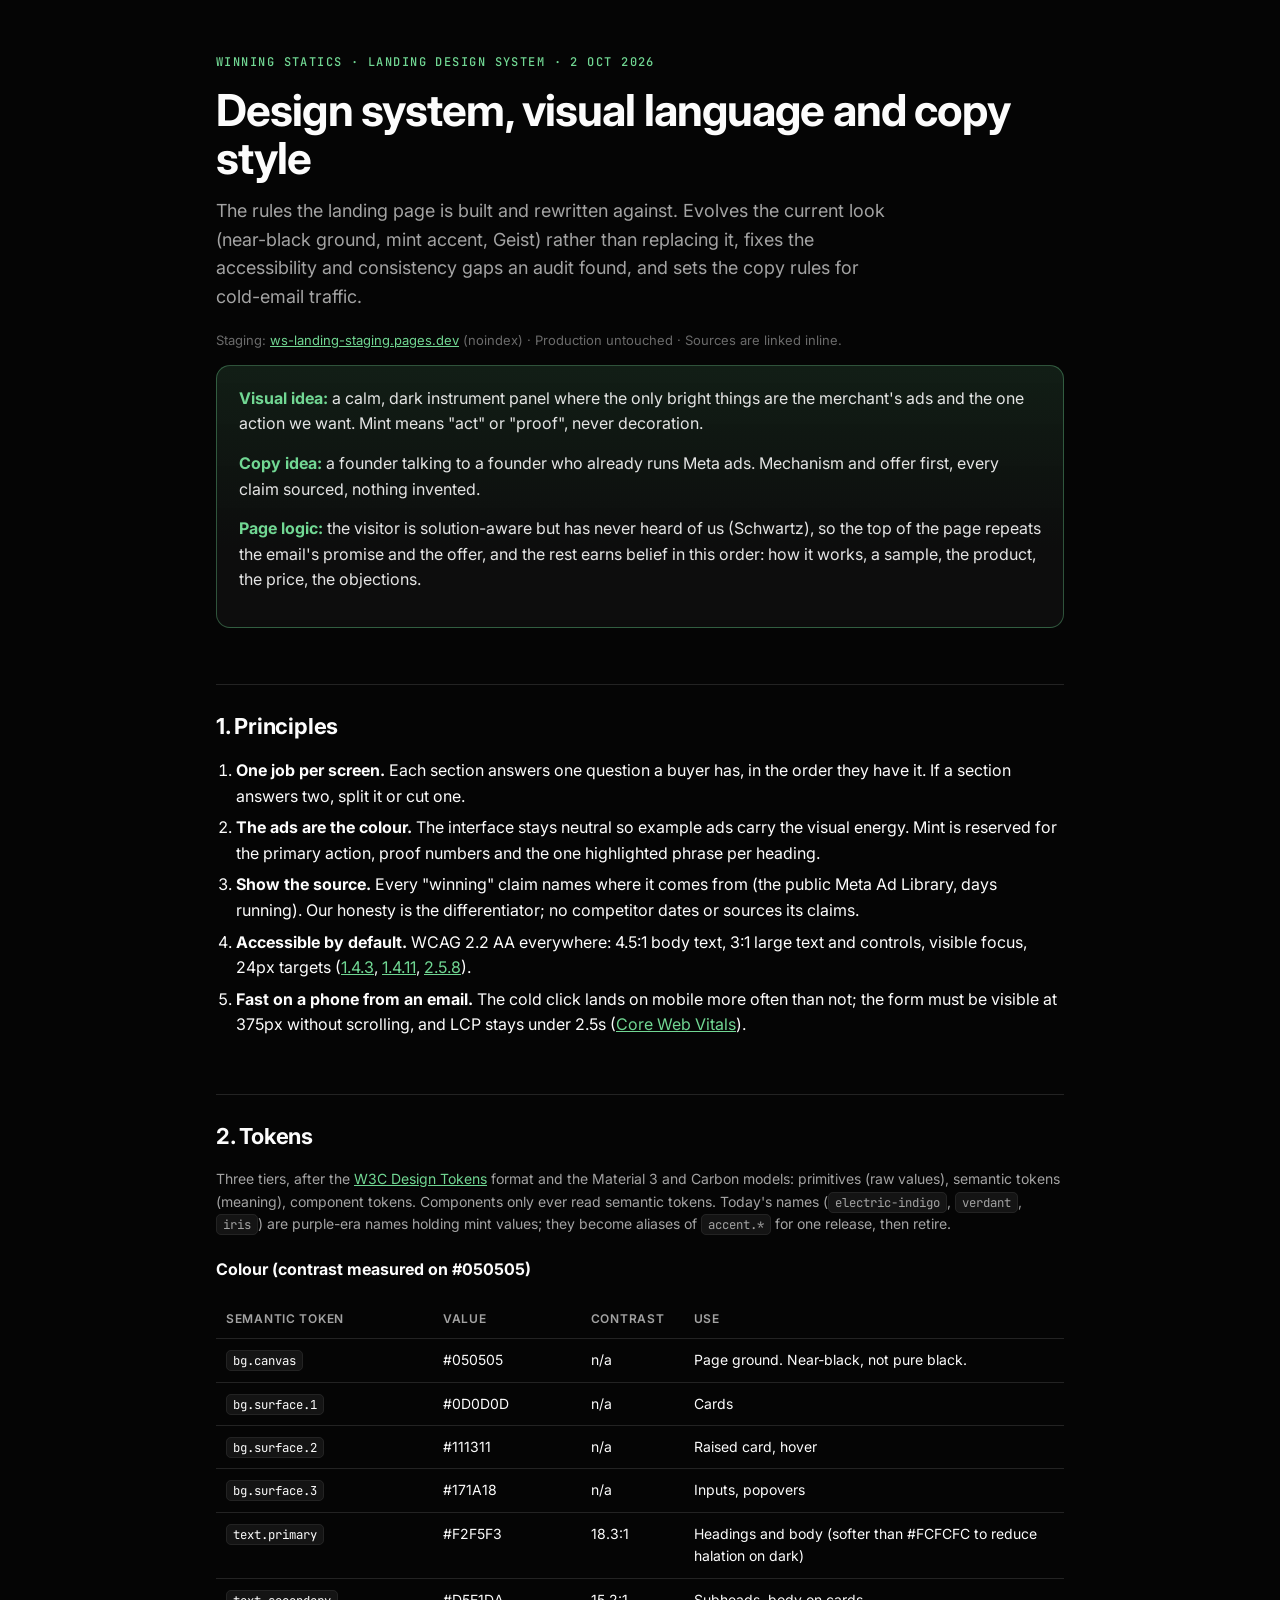
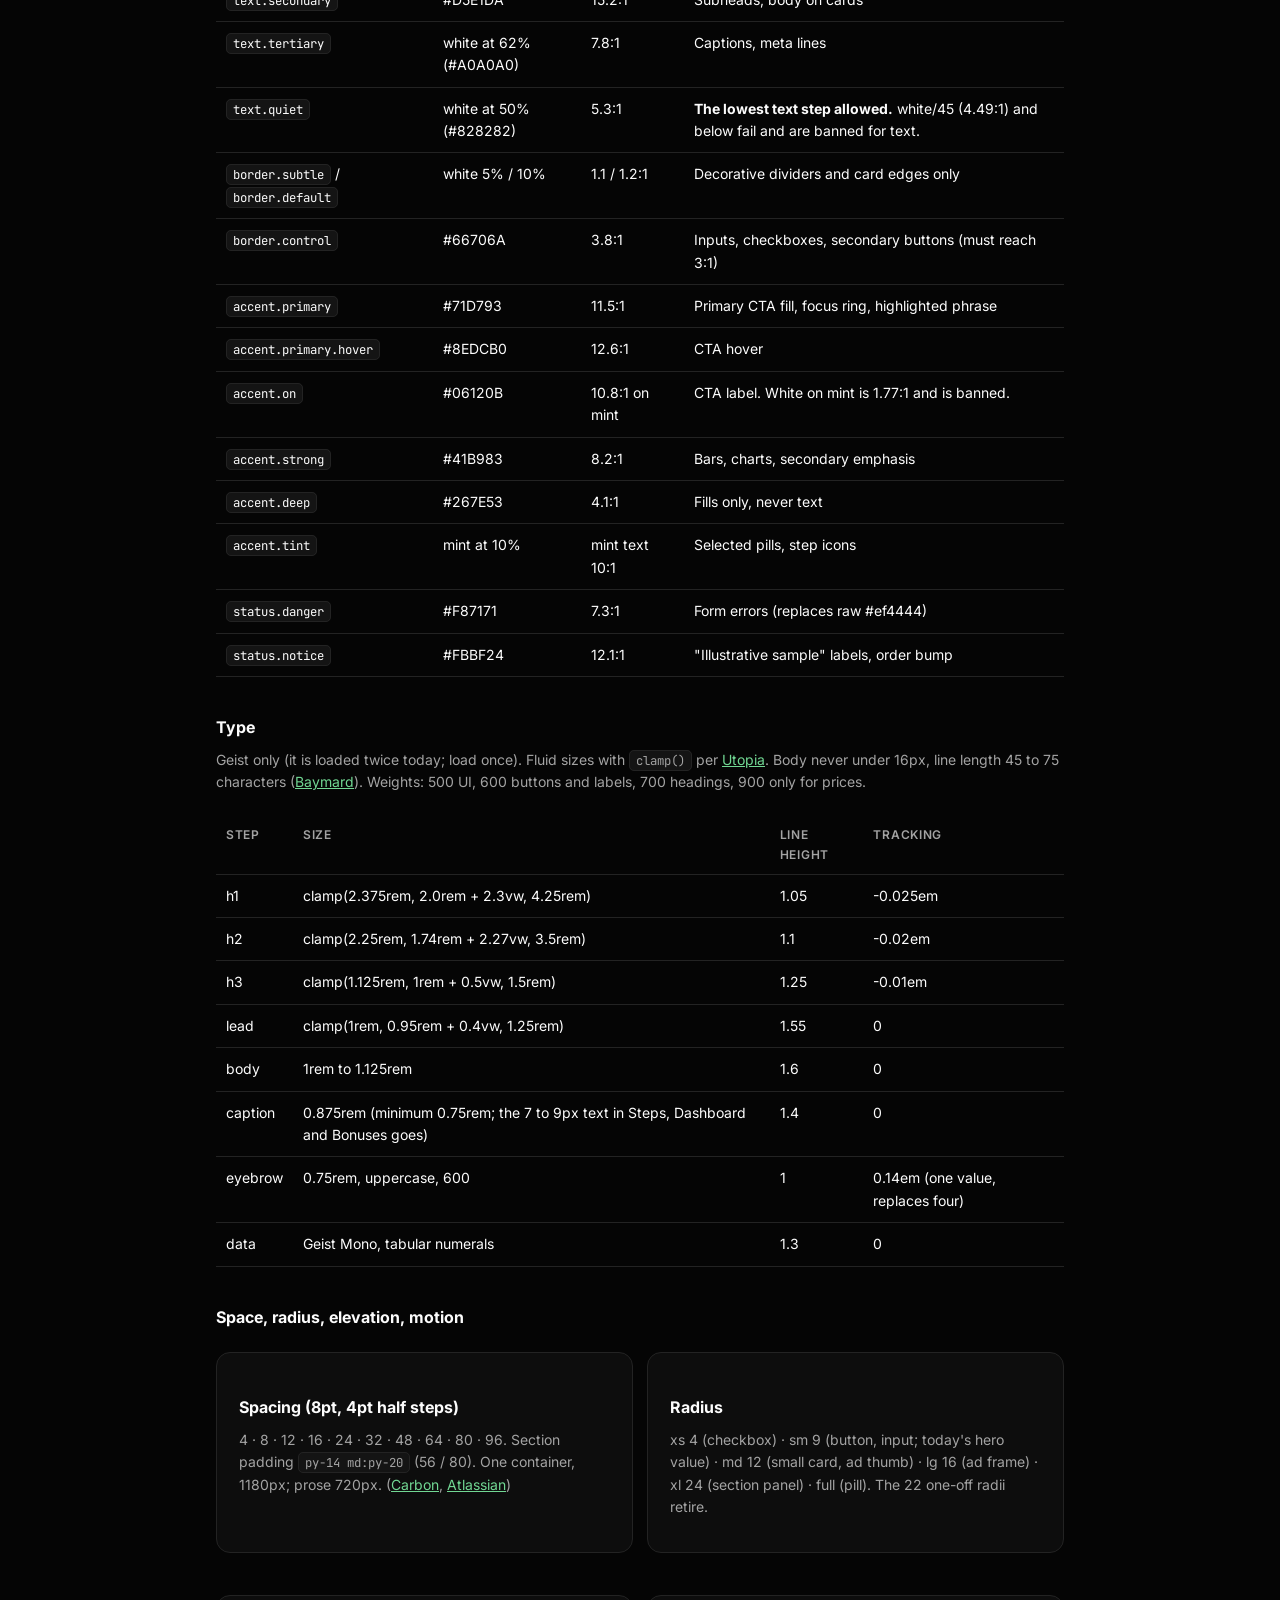
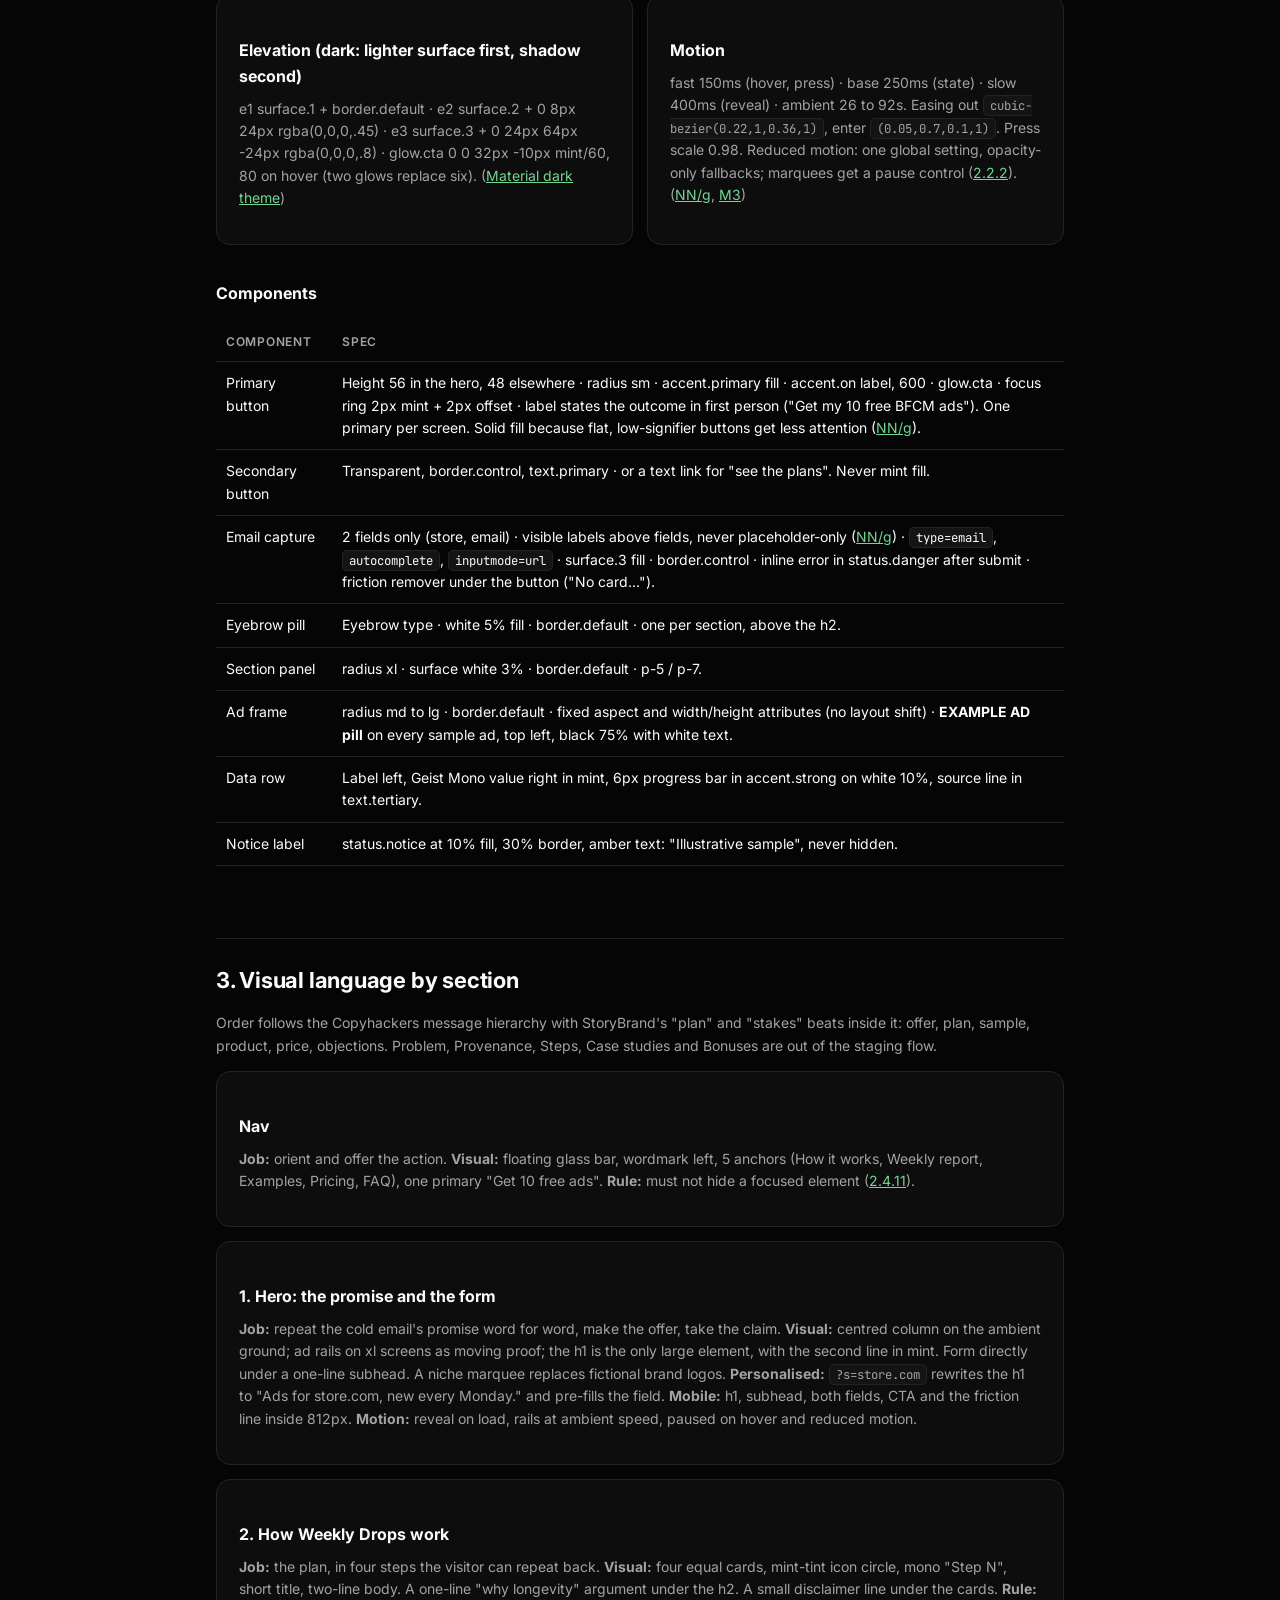
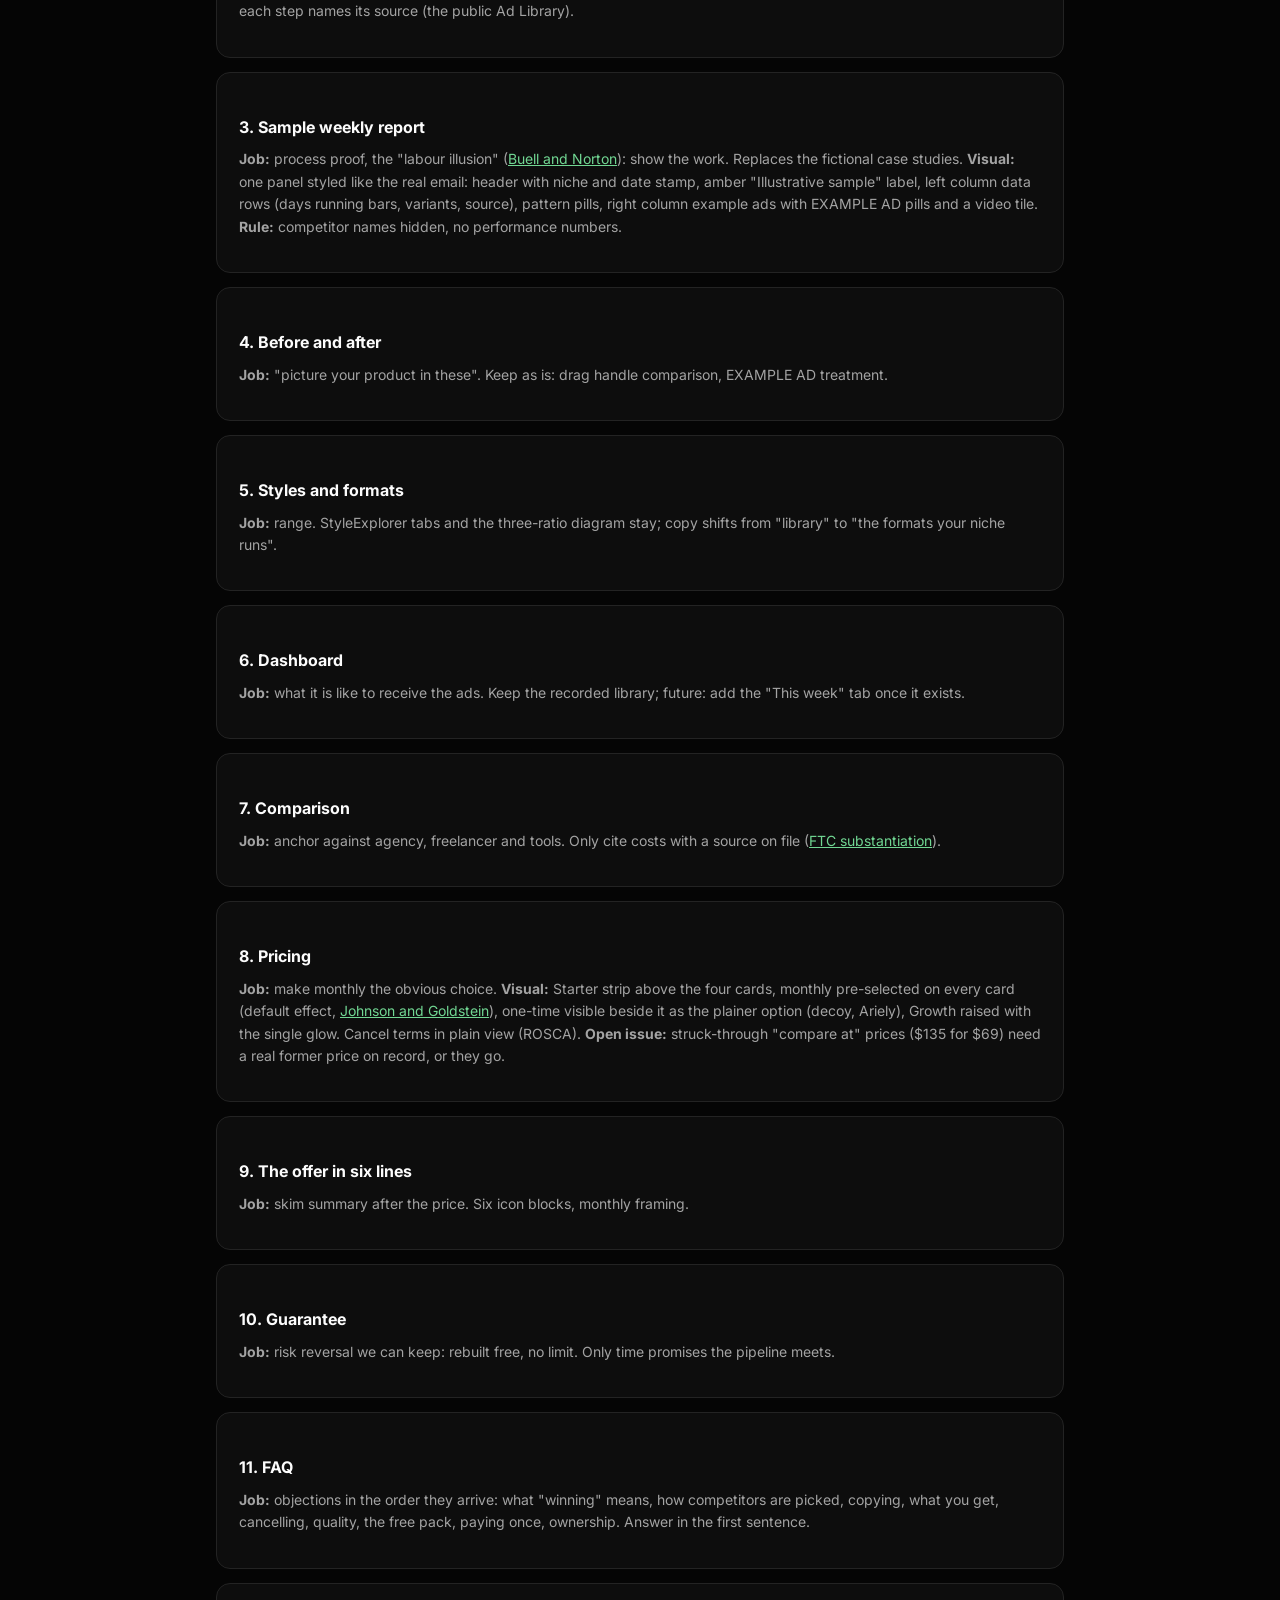
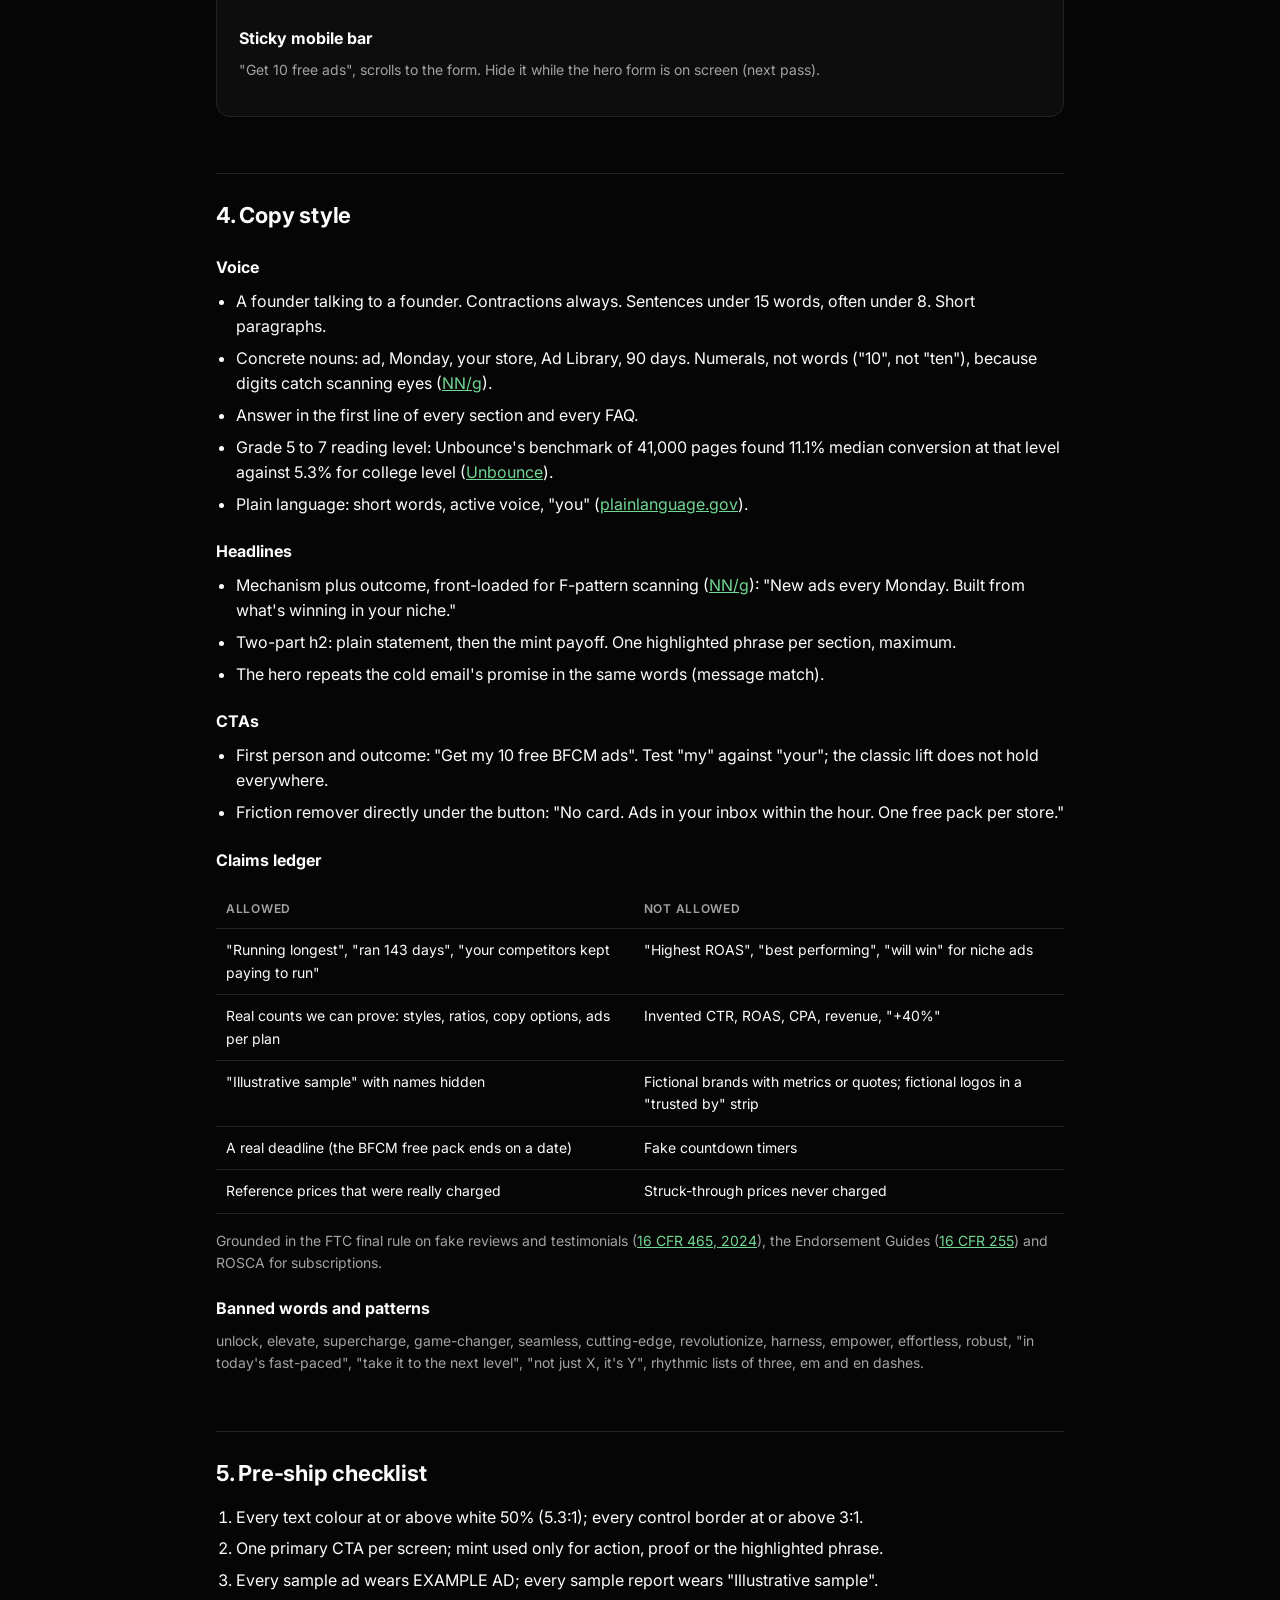
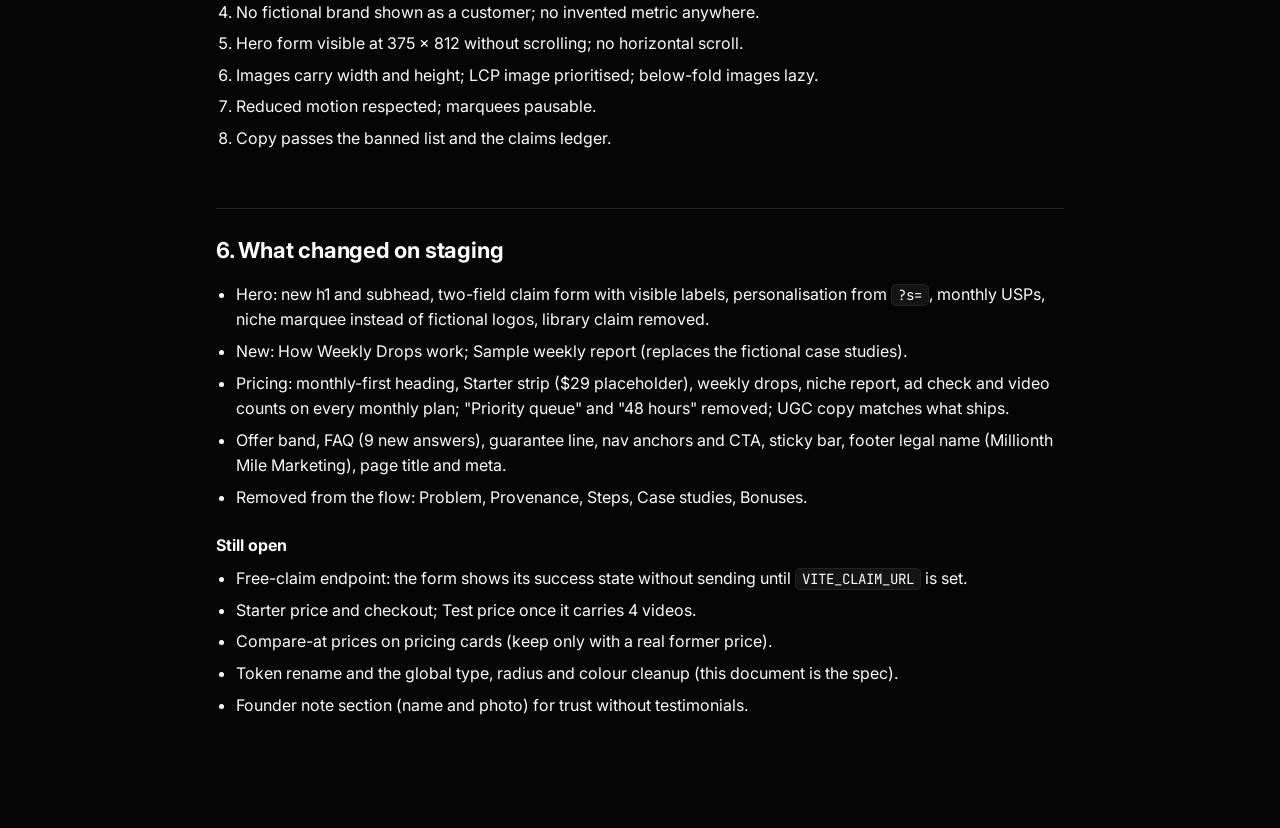
<file: landing-design-system/index.html>
<!doctype html>
<html lang="en">
<head>
<meta charset="utf-8">
<meta name="viewport" content="width=device-width, initial-scale=1">
<title>Landing Design System</title>
<meta name="description" content="Design tokens, section-by-section visual language and copy style for the Winning Statics landing page, grounded in WCAG 2.2, NN/g, Copyhackers and FTC rules.">
<link rel="preconnect" href="https://fonts.googleapis.com">
<link href="https://fonts.googleapis.com/css2?family=Inter:wght@400;500;600;700&family=JetBrains+Mono:wght@400;500&display=swap" rel="stylesheet">
<style>
:root{
  --bg:#050505;--card:#0D0D0D;--card2:#141414;--line:#232323;--ink:#FCFCFC;--mute:#A3A3A3;--dim:#6B6B6B;
  --mint:#71D793;--mint-2:#41B983;--mint-soft:rgba(113,215,147,.12);
  --amber:#F2C265;--amber-soft:rgba(242,194,101,.12);--red:#F08A8A;--red-soft:rgba(240,138,138,.12);
}
*{box-sizing:border-box}
html,body{margin:0;background:var(--bg);color:var(--ink);font:16px/1.6 Inter,system-ui,sans-serif;-webkit-font-smoothing:antialiased}
main{max-width:880px;margin:0 auto;padding:56px 16px 96px}
h1{font-size:clamp(30px,5vw,44px);line-height:1.1;letter-spacing:-.02em;margin:0 0 14px}
h2{font-size:22px;letter-spacing:-.01em;margin:56px 0 14px;padding-top:24px;border-top:1px solid var(--line)}
h3{font-size:16px;margin:22px 0 8px}
p{margin:0 0 14px;color:#E4E4E4}
.lede{font-size:18px;color:var(--mute);max-width:680px}
.eyebrow{font:500 12px/1 'JetBrains Mono',monospace;letter-spacing:.12em;text-transform:uppercase;color:var(--mint);margin-bottom:18px}
.meta{font-size:13px;color:var(--dim);margin-top:18px}
code,.mono{font-family:'JetBrains Mono',monospace;font-size:.88em}
code{background:var(--card2);border:1px solid var(--line);border-radius:5px;padding:1px 6px}
ul,ol{padding-left:20px;margin:0 0 14px}
li{margin:0 0 6px}
.card{background:var(--card);border:1px solid var(--line);border-radius:14px;padding:20px 22px;margin:14px 0}
.tldr{border-color:rgba(113,215,147,.35);background:linear-gradient(180deg,var(--mint-soft),var(--card) 70%)}
.tldr strong{color:var(--mint)}
.grid2{display:grid;grid-template-columns:1fr 1fr;gap:14px}
@media (max-width:680px){.grid2{grid-template-columns:1fr}}
.flow{counter-reset:s;list-style:none;padding:0}
.flow li{counter-increment:s;position:relative;padding:14px 16px 14px 58px;background:var(--card);border:1px solid var(--line);border-radius:12px;margin-bottom:8px}
.flow li::before{content:counter(s);position:absolute;left:16px;top:14px;width:28px;height:28px;border-radius:50%;background:var(--mint-soft);color:var(--mint);font:600 13px/28px Inter;text-align:center}
.who{display:inline-block;font:500 11px/1 'JetBrains Mono',monospace;text-transform:uppercase;letter-spacing:.08em;padding:4px 7px;border-radius:5px;margin-right:6px;vertical-align:1px}
.us{background:var(--mint-soft);color:var(--mint)}
.gpt{background:var(--card2);color:var(--mute);border:1px solid var(--line)}
.user{background:var(--amber-soft);color:var(--amber)}
table{width:100%;border-collapse:collapse;font-size:14px;margin:8px 0 16px}
th,td{text-align:left;padding:10px 10px;border-bottom:1px solid var(--line);vertical-align:top}
th{font-weight:600;color:var(--mute);font-size:12px;text-transform:uppercase;letter-spacing:.06em}
.wrap{overflow-x:auto}
.gate{display:flex;gap:14px;align-items:flex-start}
.gate b{flex:0 0 auto;font:600 12px/1 'JetBrains Mono',monospace;color:var(--bg);background:var(--mint);border-radius:6px;padding:6px 8px;margin-top:2px}
.phase{display:flex;justify-content:space-between;align-items:baseline;gap:12px;flex-wrap:wrap}
.pill{font:500 12px/1 'JetBrains Mono',monospace;color:var(--mute);border:1px solid var(--line);border-radius:999px;padding:6px 10px;white-space:nowrap}
.warn{border-color:rgba(242,194,101,.35);background:linear-gradient(180deg,var(--amber-soft),var(--card) 70%)}
.warn h3{color:var(--amber);margin-top:0}
.no{color:var(--red)}
.yes{color:var(--mint)}
.small{font-size:14px;color:var(--mute)}
a{color:var(--mint)}
</style>
</head>
<body>
<main>
<div class="eyebrow">Winning Statics · landing design system · 2 Oct 2026</div>
<h1>Design system, visual language and copy style</h1>
<p class="lede">The rules the landing page is built and rewritten against. Evolves the current look (near-black ground, mint accent, Geist) rather than replacing it, fixes the accessibility and consistency gaps an audit found, and sets the copy rules for cold-email traffic.</p>
<p class="meta">Staging: <a href="https://ws-landing-staging.pages.dev">ws-landing-staging.pages.dev</a> (noindex) · Production untouched · Sources are linked inline.</p>

<div class="card tldr">
<p><strong>Visual idea:</strong> a calm, dark instrument panel where the only bright things are the merchant's ads and the one action we want. Mint means "act" or "proof", never decoration.</p>
<p><strong>Copy idea:</strong> a founder talking to a founder who already runs Meta ads. Mechanism and offer first, every claim sourced, nothing invented.</p>
<p><strong>Page logic:</strong> the visitor is solution-aware but has never heard of us (Schwartz), so the top of the page repeats the email's promise and the offer, and the rest earns belief in this order: how it works, a sample, the product, the price, the objections.</p>
</div>

<h2>1. Principles</h2>
<ol>
<li><b>One job per screen.</b> Each section answers one question a buyer has, in the order they have it. If a section answers two, split it or cut one.</li>
<li><b>The ads are the colour.</b> The interface stays neutral so example ads carry the visual energy. Mint is reserved for the primary action, proof numbers and the one highlighted phrase per heading.</li>
<li><b>Show the source.</b> Every "winning" claim names where it comes from (the public Meta Ad Library, days running). Our honesty is the differentiator; no competitor dates or sources its claims.</li>
<li><b>Accessible by default.</b> WCAG 2.2 AA everywhere: 4.5:1 body text, 3:1 large text and controls, visible focus, 24px targets (<a href="https://www.w3.org/WAI/WCAG22/Understanding/contrast-minimum.html">1.4.3</a>, <a href="https://www.w3.org/WAI/WCAG22/Understanding/non-text-contrast.html">1.4.11</a>, <a href="https://www.w3.org/WAI/WCAG22/Understanding/target-size-minimum.html">2.5.8</a>).</li>
<li><b>Fast on a phone from an email.</b> The cold click lands on mobile more often than not; the form must be visible at 375px without scrolling, and LCP stays under 2.5s (<a href="https://web.dev/articles/vitals">Core Web Vitals</a>).</li>
</ol>

<h2>2. Tokens</h2>
<p class="small">Three tiers, after the <a href="https://www.designtokens.org/">W3C Design Tokens</a> format and the Material 3 and Carbon models: primitives (raw values), semantic tokens (meaning), component tokens. Components only ever read semantic tokens. Today's names (<code>electric-indigo</code>, <code>verdant</code>, <code>iris</code>) are purple-era names holding mint values; they become aliases of <code>accent.*</code> for one release, then retire.</p>

<h3>Colour (contrast measured on #050505)</h3>
<div class="wrap"><table>
<tr><th>Semantic token</th><th>Value</th><th>Contrast</th><th>Use</th></tr>
<tr><td><code>bg.canvas</code></td><td>#050505</td><td>n/a</td><td>Page ground. Near-black, not pure black.</td></tr>
<tr><td><code>bg.surface.1</code></td><td>#0D0D0D</td><td>n/a</td><td>Cards</td></tr>
<tr><td><code>bg.surface.2</code></td><td>#111311</td><td>n/a</td><td>Raised card, hover</td></tr>
<tr><td><code>bg.surface.3</code></td><td>#171A18</td><td>n/a</td><td>Inputs, popovers</td></tr>
<tr><td><code>text.primary</code></td><td>#F2F5F3</td><td>18.3:1</td><td>Headings and body (softer than #FCFCFC to reduce halation on dark)</td></tr>
<tr><td><code>text.secondary</code></td><td>#D5E1DA</td><td>15.2:1</td><td>Subheads, body on cards</td></tr>
<tr><td><code>text.tertiary</code></td><td>white at 62% (#A0A0A0)</td><td>7.8:1</td><td>Captions, meta lines</td></tr>
<tr><td><code>text.quiet</code></td><td>white at 50% (#828282)</td><td>5.3:1</td><td><b>The lowest text step allowed.</b> white/45 (4.49:1) and below fail and are banned for text.</td></tr>
<tr><td><code>border.subtle</code> / <code>border.default</code></td><td>white 5% / 10%</td><td>1.1 / 1.2:1</td><td>Decorative dividers and card edges only</td></tr>
<tr><td><code>border.control</code></td><td>#66706A</td><td>3.8:1</td><td>Inputs, checkboxes, secondary buttons (must reach 3:1)</td></tr>
<tr><td><code>accent.primary</code></td><td>#71D793</td><td>11.5:1</td><td>Primary CTA fill, focus ring, highlighted phrase</td></tr>
<tr><td><code>accent.primary.hover</code></td><td>#8EDCB0</td><td>12.6:1</td><td>CTA hover</td></tr>
<tr><td><code>accent.on</code></td><td>#06120B</td><td>10.8:1 on mint</td><td>CTA label. White on mint is 1.77:1 and is banned.</td></tr>
<tr><td><code>accent.strong</code></td><td>#41B983</td><td>8.2:1</td><td>Bars, charts, secondary emphasis</td></tr>
<tr><td><code>accent.deep</code></td><td>#267E53</td><td>4.1:1</td><td>Fills only, never text</td></tr>
<tr><td><code>accent.tint</code></td><td>mint at 10%</td><td>mint text 10:1</td><td>Selected pills, step icons</td></tr>
<tr><td><code>status.danger</code></td><td>#F87171</td><td>7.3:1</td><td>Form errors (replaces raw #ef4444)</td></tr>
<tr><td><code>status.notice</code></td><td>#FBBF24</td><td>12.1:1</td><td>"Illustrative sample" labels, order bump</td></tr>
</table></div>

<h3>Type</h3>
<p class="small">Geist only (it is loaded twice today; load once). Fluid sizes with <code>clamp()</code> per <a href="https://utopia.fyi/type/calculator/">Utopia</a>. Body never under 16px, line length 45 to 75 characters (<a href="https://baymard.com/blog/line-length-readability">Baymard</a>). Weights: 500 UI, 600 buttons and labels, 700 headings, 900 only for prices.</p>
<div class="wrap"><table>
<tr><th>Step</th><th>Size</th><th>Line height</th><th>Tracking</th></tr>
<tr><td>h1</td><td>clamp(2.375rem, 2.0rem + 2.3vw, 4.25rem)</td><td>1.05</td><td>-0.025em</td></tr>
<tr><td>h2</td><td>clamp(2.25rem, 1.74rem + 2.27vw, 3.5rem)</td><td>1.1</td><td>-0.02em</td></tr>
<tr><td>h3</td><td>clamp(1.125rem, 1rem + 0.5vw, 1.5rem)</td><td>1.25</td><td>-0.01em</td></tr>
<tr><td>lead</td><td>clamp(1rem, 0.95rem + 0.4vw, 1.25rem)</td><td>1.55</td><td>0</td></tr>
<tr><td>body</td><td>1rem to 1.125rem</td><td>1.6</td><td>0</td></tr>
<tr><td>caption</td><td>0.875rem (minimum 0.75rem; the 7 to 9px text in Steps, Dashboard and Bonuses goes)</td><td>1.4</td><td>0</td></tr>
<tr><td>eyebrow</td><td>0.75rem, uppercase, 600</td><td>1</td><td>0.14em (one value, replaces four)</td></tr>
<tr><td>data</td><td>Geist Mono, tabular numerals</td><td>1.3</td><td>0</td></tr>
</table></div>

<h3>Space, radius, elevation, motion</h3>
<div class="grid2">
<div class="card"><h3>Spacing (8pt, 4pt half steps)</h3><p class="small">4 · 8 · 12 · 16 · 24 · 32 · 48 · 64 · 80 · 96. Section padding <code>py-14 md:py-20</code> (56 / 80). One container, 1180px; prose 720px. (<a href="https://carbondesignsystem.com/elements/spacing/overview/">Carbon</a>, <a href="https://atlassian.design/foundations/spacing">Atlassian</a>)</p></div>
<div class="card"><h3>Radius</h3><p class="small">xs 4 (checkbox) · sm 9 (button, input; today's hero value) · md 12 (small card, ad thumb) · lg 16 (ad frame) · xl 24 (section panel) · full (pill). The 22 one-off radii retire.</p></div>
<div class="card"><h3>Elevation (dark: lighter surface first, shadow second)</h3><p class="small">e1 surface.1 + border.default · e2 surface.2 + 0 8px 24px rgba(0,0,0,.45) · e3 surface.3 + 0 24px 64px -24px rgba(0,0,0,.8) · glow.cta 0 0 32px -10px mint/60, 80 on hover (two glows replace six). (<a href="https://m2.material.io/design/color/dark-theme.html">Material dark theme</a>)</p></div>
<div class="card"><h3>Motion</h3><p class="small">fast 150ms (hover, press) · base 250ms (state) · slow 400ms (reveal) · ambient 26 to 92s. Easing out <code>cubic-bezier(0.22,1,0.36,1)</code>, enter <code>(0.05,0.7,0.1,1)</code>. Press scale 0.98. Reduced motion: one global setting, opacity-only fallbacks; marquees get a pause control (<a href="https://www.w3.org/WAI/WCAG22/Understanding/pause-stop-hide.html">2.2.2</a>). (<a href="https://www.nngroup.com/articles/animation-duration/">NN/g</a>, <a href="https://m3.material.io/styles/motion/easing-and-duration/tokens-specs">M3</a>)</p></div>
</div>

<h3>Components</h3>
<div class="wrap"><table>
<tr><th>Component</th><th>Spec</th></tr>
<tr><td>Primary button</td><td>Height 56 in the hero, 48 elsewhere · radius sm · accent.primary fill · accent.on label, 600 · glow.cta · focus ring 2px mint + 2px offset · label states the outcome in first person ("Get my 10 free BFCM ads"). One primary per screen. Solid fill because flat, low-signifier buttons get less attention (<a href="https://www.nngroup.com/articles/flat-ui-less-attention-cause-uncertainty/">NN/g</a>).</td></tr>
<tr><td>Secondary button</td><td>Transparent, border.control, text.primary · or a text link for "see the plans". Never mint fill.</td></tr>
<tr><td>Email capture</td><td>2 fields only (store, email) · visible labels above fields, never placeholder-only (<a href="https://www.nngroup.com/articles/form-design-placeholders/">NN/g</a>) · <code>type=email</code>, <code>autocomplete</code>, <code>inputmode=url</code> · surface.3 fill · border.control · inline error in status.danger after submit · friction remover under the button ("No card...").</td></tr>
<tr><td>Eyebrow pill</td><td>Eyebrow type · white 5% fill · border.default · one per section, above the h2.</td></tr>
<tr><td>Section panel</td><td>radius xl · surface white 3% · border.default · p-5 / p-7.</td></tr>
<tr><td>Ad frame</td><td>radius md to lg · border.default · fixed aspect and width/height attributes (no layout shift) · <b>EXAMPLE AD pill</b> on every sample ad, top left, black 75% with white text.</td></tr>
<tr><td>Data row</td><td>Label left, Geist Mono value right in mint, 6px progress bar in accent.strong on white 10%, source line in text.tertiary.</td></tr>
<tr><td>Notice label</td><td>status.notice at 10% fill, 30% border, amber text: "Illustrative sample", never hidden.</td></tr>
</table></div>

<h2>3. Visual language by section</h2>
<p class="small">Order follows the Copyhackers message hierarchy with StoryBrand's "plan" and "stakes" beats inside it: offer, plan, sample, product, price, objections. Problem, Provenance, Steps, Case studies and Bonuses are out of the staging flow.</p>

<div class="card"><h3>Nav</h3><p class="small"><b>Job:</b> orient and offer the action. <b>Visual:</b> floating glass bar, wordmark left, 5 anchors (How it works, Weekly report, Examples, Pricing, FAQ), one primary "Get 10 free ads". <b>Rule:</b> must not hide a focused element (<a href="https://www.w3.org/WAI/WCAG22/Understanding/focus-not-obscured-minimum.html">2.4.11</a>).</p></div>
<div class="card"><h3>1. Hero: the promise and the form</h3><p class="small"><b>Job:</b> repeat the cold email's promise word for word, make the offer, take the claim. <b>Visual:</b> centred column on the ambient ground; ad rails on xl screens as moving proof; the h1 is the only large element, with the second line in mint. Form directly under a one-line subhead. A niche marquee replaces fictional brand logos. <b>Personalised:</b> <code>?s=store.com</code> rewrites the h1 to "Ads for store.com, new every Monday." and pre-fills the field. <b>Mobile:</b> h1, subhead, both fields, CTA and the friction line inside 812px. <b>Motion:</b> reveal on load, rails at ambient speed, paused on hover and reduced motion.</p></div>
<div class="card"><h3>2. How Weekly Drops work</h3><p class="small"><b>Job:</b> the plan, in four steps the visitor can repeat back. <b>Visual:</b> four equal cards, mint-tint icon circle, mono "Step N", short title, two-line body. A one-line "why longevity" argument under the h2. A small disclaimer line under the cards. <b>Rule:</b> each step names its source (the public Ad Library).</p></div>
<div class="card"><h3>3. Sample weekly report</h3><p class="small"><b>Job:</b> process proof, the "labour illusion" (<a href="https://www.hbs.edu/faculty/Pages/item.aspx?num=40158">Buell and Norton</a>): show the work. Replaces the fictional case studies. <b>Visual:</b> one panel styled like the real email: header with niche and date stamp, amber "Illustrative sample" label, left column data rows (days running bars, variants, source), pattern pills, right column example ads with EXAMPLE AD pills and a video tile. <b>Rule:</b> competitor names hidden, no performance numbers.</p></div>
<div class="card"><h3>4. Before and after</h3><p class="small"><b>Job:</b> "picture your product in these". Keep as is: drag handle comparison, EXAMPLE AD treatment.</p></div>
<div class="card"><h3>5. Styles and formats</h3><p class="small"><b>Job:</b> range. StyleExplorer tabs and the three-ratio diagram stay; copy shifts from "library" to "the formats your niche runs".</p></div>
<div class="card"><h3>6. Dashboard</h3><p class="small"><b>Job:</b> what it is like to receive the ads. Keep the recorded library; future: add the "This week" tab once it exists.</p></div>
<div class="card"><h3>7. Comparison</h3><p class="small"><b>Job:</b> anchor against agency, freelancer and tools. Only cite costs with a source on file (<a href="https://www.ftc.gov/legal-library/browse/ftc-policy-statement-regarding-advertising-substantiation">FTC substantiation</a>).</p></div>
<div class="card"><h3>8. Pricing</h3><p class="small"><b>Job:</b> make monthly the obvious choice. <b>Visual:</b> Starter strip above the four cards, monthly pre-selected on every card (default effect, <a href="https://papers.ssrn.com/sol3/papers.cfm?abstract_id=1324774">Johnson and Goldstein</a>), one-time visible beside it as the plainer option (decoy, Ariely), Growth raised with the single glow. Cancel terms in plain view (ROSCA). <b>Open issue:</b> struck-through "compare at" prices ($135 for $69) need a real former price on record, or they go.</p></div>
<div class="card"><h3>9. The offer in six lines</h3><p class="small"><b>Job:</b> skim summary after the price. Six icon blocks, monthly framing.</p></div>
<div class="card"><h3>10. Guarantee</h3><p class="small"><b>Job:</b> risk reversal we can keep: rebuilt free, no limit. Only time promises the pipeline meets.</p></div>
<div class="card"><h3>11. FAQ</h3><p class="small"><b>Job:</b> objections in the order they arrive: what "winning" means, how competitors are picked, copying, what you get, cancelling, quality, the free pack, paying once, ownership. Answer in the first sentence.</p></div>
<div class="card"><h3>Sticky mobile bar</h3><p class="small">"Get 10 free ads", scrolls to the form. Hide it while the hero form is on screen (next pass).</p></div>

<h2>4. Copy style</h2>
<h3>Voice</h3>
<ul>
<li>A founder talking to a founder. Contractions always. Sentences under 15 words, often under 8. Short paragraphs.</li>
<li>Concrete nouns: ad, Monday, your store, Ad Library, 90 days. Numerals, not words ("10", not "ten"), because digits catch scanning eyes (<a href="https://www.nngroup.com/articles/web-writing-show-numbers-as-numerals/">NN/g</a>).</li>
<li>Answer in the first line of every section and every FAQ.</li>
<li>Grade 5 to 7 reading level: Unbounce's benchmark of 41,000 pages found 11.1% median conversion at that level against 5.3% for college level (<a href="https://unbounce.com/landing-pages/whats-a-good-conversion-rate/">Unbounce</a>).</li>
<li>Plain language: short words, active voice, "you" (<a href="https://www.plainlanguage.gov/guidelines/">plainlanguage.gov</a>).</li>
</ul>
<h3>Headlines</h3>
<ul>
<li>Mechanism plus outcome, front-loaded for F-pattern scanning (<a href="https://www.nngroup.com/articles/f-shaped-pattern-reading-web-content/">NN/g</a>): "New ads every Monday. Built from what's winning in your niche."</li>
<li>Two-part h2: plain statement, then the mint payoff. One highlighted phrase per section, maximum.</li>
<li>The hero repeats the cold email's promise in the same words (message match).</li>
</ul>
<h3>CTAs</h3>
<ul>
<li>First person and outcome: "Get my 10 free BFCM ads". Test "my" against "your"; the classic lift does not hold everywhere.</li>
<li>Friction remover directly under the button: "No card. Ads in your inbox within the hour. One free pack per store."</li>
</ul>
<h3>Claims ledger</h3>
<div class="wrap"><table>
<tr><th>Allowed</th><th>Not allowed</th></tr>
<tr><td>"Running longest", "ran 143 days", "your competitors kept paying to run"</td><td>"Highest ROAS", "best performing", "will win" for niche ads</td></tr>
<tr><td>Real counts we can prove: styles, ratios, copy options, ads per plan</td><td>Invented CTR, ROAS, CPA, revenue, "+40%"</td></tr>
<tr><td>"Illustrative sample" with names hidden</td><td>Fictional brands with metrics or quotes; fictional logos in a "trusted by" strip</td></tr>
<tr><td>A real deadline (the BFCM free pack ends on a date)</td><td>Fake countdown timers</td></tr>
<tr><td>Reference prices that were really charged</td><td>Struck-through prices never charged</td></tr>
</table></div>
<p class="small">Grounded in the FTC final rule on fake reviews and testimonials (<a href="https://www.ftc.gov/news-events/news/press-releases/2024/08/federal-trade-commission-announces-final-rule-banning-fake-reviews-testimonials">16 CFR 465, 2024</a>), the Endorsement Guides (<a href="https://www.federalregister.gov/documents/2023/07/26/2023-14795/guides-concerning-the-use-of-endorsements-and-testimonials-in-advertising">16 CFR 255</a>) and ROSCA for subscriptions.</p>
<h3>Banned words and patterns</h3>
<p class="small">unlock, elevate, supercharge, game-changer, seamless, cutting-edge, revolutionize, harness, empower, effortless, robust, "in today's fast-paced", "take it to the next level", "not just X, it's Y", rhythmic lists of three, em and en dashes.</p>

<h2>5. Pre-ship checklist</h2>
<ol>
<li>Every text colour at or above white 50% (5.3:1); every control border at or above 3:1.</li>
<li>One primary CTA per screen; mint used only for action, proof or the highlighted phrase.</li>
<li>Every sample ad wears EXAMPLE AD; every sample report wears "Illustrative sample".</li>
<li>No fictional brand shown as a customer; no invented metric anywhere.</li>
<li>Hero form visible at 375 x 812 without scrolling; no horizontal scroll.</li>
<li>Images carry width and height; LCP image prioritised; below-fold images lazy.</li>
<li>Reduced motion respected; marquees pausable.</li>
<li>Copy passes the banned list and the claims ledger.</li>
</ol>

<h2>6. What changed on staging</h2>
<ul>
<li>Hero: new h1 and subhead, two-field claim form with visible labels, personalisation from <code>?s=</code>, monthly USPs, niche marquee instead of fictional logos, library claim removed.</li>
<li>New: How Weekly Drops work; Sample weekly report (replaces the fictional case studies).</li>
<li>Pricing: monthly-first heading, Starter strip ($29 placeholder), weekly drops, niche report, ad check and video counts on every monthly plan; "Priority queue" and "48 hours" removed; UGC copy matches what ships.</li>
<li>Offer band, FAQ (9 new answers), guarantee line, nav anchors and CTA, sticky bar, footer legal name (Millionth Mile Marketing), page title and meta.</li>
<li>Removed from the flow: Problem, Provenance, Steps, Case studies, Bonuses.</li>
</ul>
<h3>Still open</h3>
<ul>
<li>Free-claim endpoint: the form shows its success state without sending until <code>VITE_CLAIM_URL</code> is set.</li>
<li>Starter price and checkout; Test price once it carries 4 videos.</li>
<li>Compare-at prices on pricing cards (keep only with a real former price).</li>
<li>Token rename and the global type, radius and colour cleanup (this document is the spec).</li>
<li>Founder note section (name and photo) for trust without testimonials.</li>
</ul>
</main>

</body>
</html>
</file>
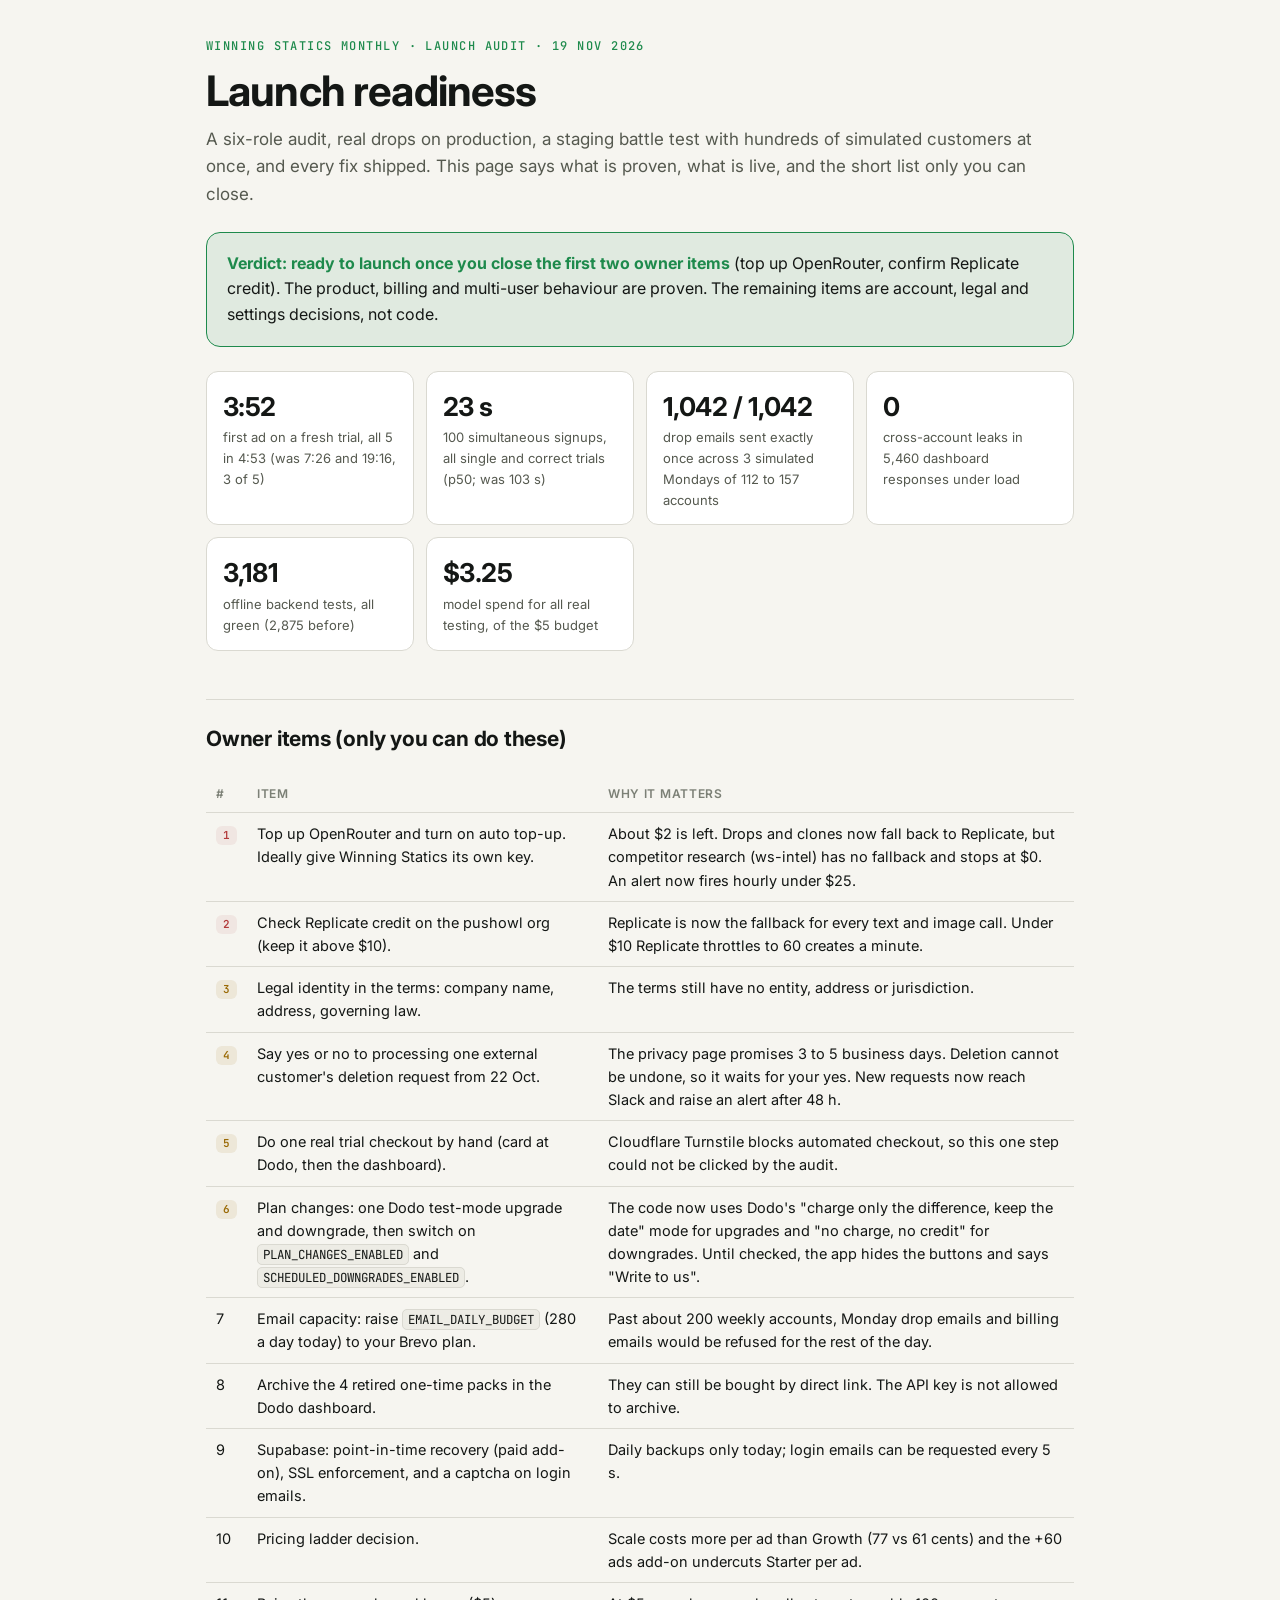
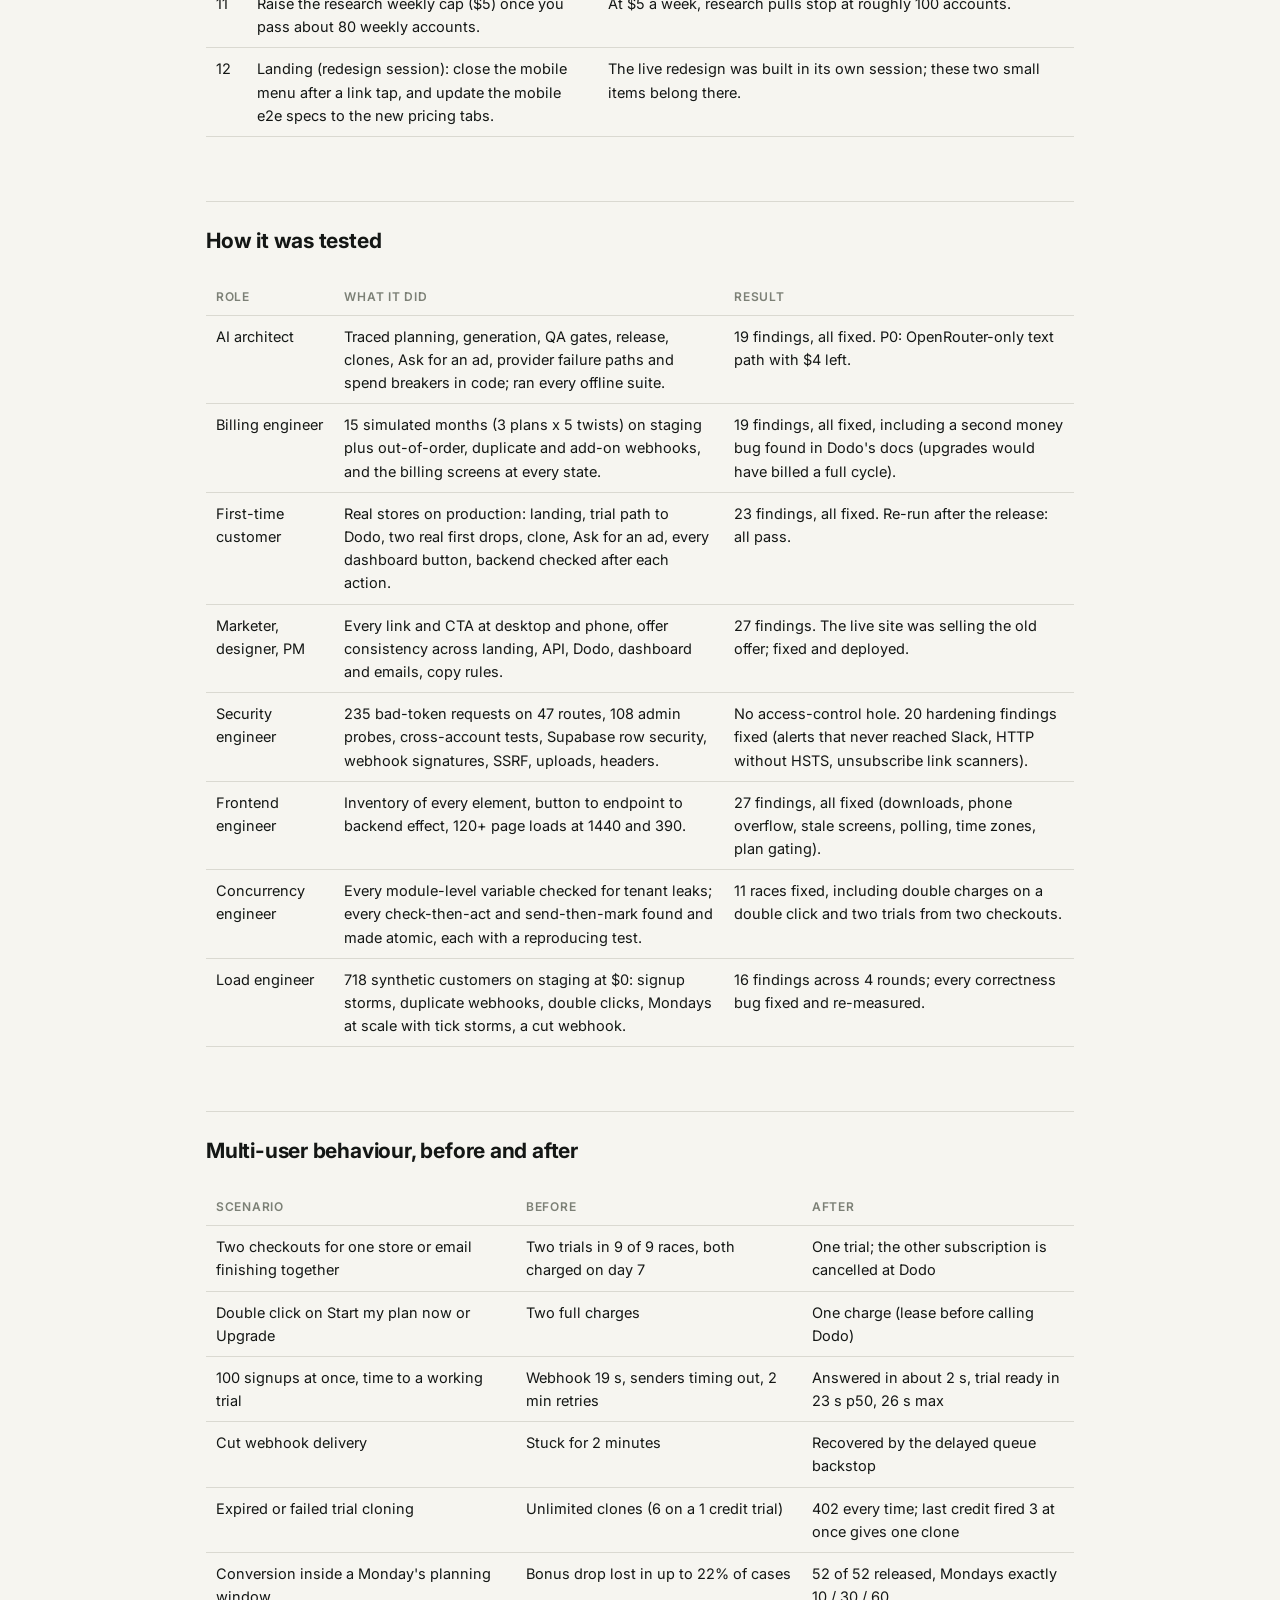
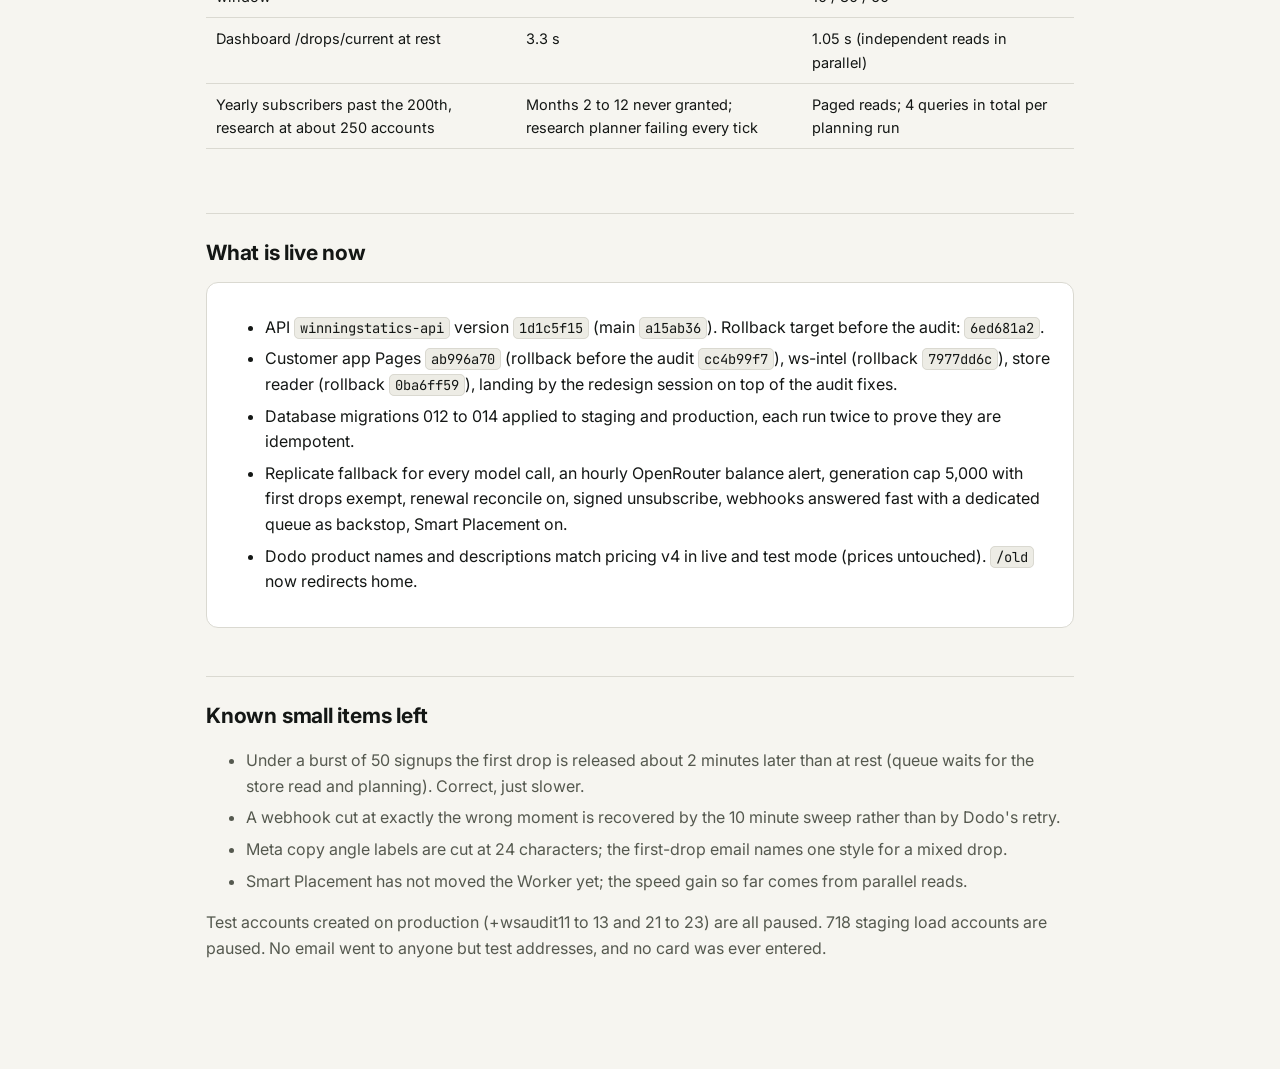
<file: launch-audit/index.html>
<!doctype html>
<html lang="en"><head><meta charset="utf-8"><meta name="viewport" content="width=device-width,initial-scale=1">
<meta name="robots" content="noindex">
<title>WS Launch Readiness</title>
<link rel="preconnect" href="https://fonts.googleapis.com">
<link href="https://fonts.googleapis.com/css2?family=Inter:wght@400;500;600;700&family=JetBrains+Mono:wght@400;500&display=swap" rel="stylesheet">
<style>
:root{
  --bg:#0E110F;--card:#1B1F1C;--card2:#232825;--line:#2C322E;--ink:#F6F5F0;--mute:#A9ADA9;--dim:#757a76;
  --mint:#71D793;--mint-soft:rgba(113,215,147,.12);
  --amber:#F2C265;--amber-soft:rgba(242,194,101,.12);--red:#F08A8A;--red-soft:rgba(240,138,138,.12);
}
@media (prefers-color-scheme: light){:root:not([data-theme="dark"]){
  --bg:#F6F5F0;--card:#FFFFFF;--card2:#EDECE5;--line:#DAD9D1;--ink:#141715;--mute:#55594F;--dim:#7c8076;
  --mint:#1E8A4C;--mint-soft:rgba(30,138,76,.10);--amber:#9A6A06;--amber-soft:rgba(154,106,6,.10);--red:#B23A3A;--red-soft:rgba(178,58,58,.08);
}}
*{box-sizing:border-box}
html,body{margin:0;background:var(--bg);color:var(--ink);font:16px/1.6 Inter,system-ui,sans-serif;-webkit-font-smoothing:antialiased}
main{max-width:900px;margin:0 auto;padding:40px 16px 96px}
h1{font-size:clamp(28px,6vw,42px);line-height:1.1;letter-spacing:-.02em;margin:0 0 12px}
h2{font-size:21px;letter-spacing:-.01em;margin:48px 0 12px;padding-top:22px;border-top:1px solid var(--line)}
h3{font-size:16px;margin:22px 0 8px}
p{margin:0 0 12px}
.lede{font-size:17px;color:var(--mute)}
.eyebrow{font:500 12px/1 'JetBrains Mono',monospace;letter-spacing:.12em;text-transform:uppercase;color:var(--mint);margin-bottom:16px}
code{font-family:'JetBrains Mono',monospace;font-size:.86em;background:var(--card2);border:1px solid var(--line);border-radius:5px;padding:1px 5px;overflow-wrap:anywhere}
.verdict{background:var(--mint-soft);border:1px solid var(--mint);border-radius:14px;padding:18px 20px;margin:24px 0}
.verdict b{color:var(--mint)}
.grid{display:grid;grid-template-columns:repeat(auto-fit,minmax(190px,1fr));gap:12px;margin:18px 0}
.stat{background:var(--card);border:1px solid var(--line);border-radius:12px;padding:14px 16px}
.stat .n{font-size:26px;font-weight:700;letter-spacing:-.02em}
.stat .l{font-size:13px;color:var(--mute)}
.tbl{width:100%;border-collapse:collapse;font-size:14.5px;margin:8px 0 16px}
.tbl th,.tbl td{text-align:left;padding:9px 10px;border-bottom:1px solid var(--line);vertical-align:top}
.tbl th{font-size:12px;text-transform:uppercase;letter-spacing:.06em;color:var(--dim);font-weight:600}
.wrap{overflow-x:auto}
.tag{display:inline-block;font:600 11px/1 'JetBrains Mono',monospace;padding:4px 7px;border-radius:6px;white-space:nowrap}
.p0{background:var(--red-soft);color:var(--red)}
.p1{background:var(--amber-soft);color:var(--amber)}
.ok{background:var(--mint-soft);color:var(--mint)}
ol li,ul li{margin:6px 0}
.card{background:var(--card);border:1px solid var(--line);border-radius:12px;padding:16px 18px;margin:12px 0}
.mute{color:var(--mute)}
</style></head>
<body><main>
<div class="eyebrow">Winning Statics Monthly · launch audit · 19 Nov 2026</div>
<h1>Launch readiness</h1>
<p class="lede">A six-role audit, real drops on production, a staging battle test with hundreds of simulated customers at once, and every fix shipped. This page says what is proven, what is live, and the short list only you can close.</p>

<div class="verdict"><b>Verdict: ready to launch once you close the first two owner items</b> (top up OpenRouter, confirm Replicate credit). The product, billing and multi-user behaviour are proven. The remaining items are account, legal and settings decisions, not code.</div>

<div class="grid">
  <div class="stat"><div class="n">3:52</div><div class="l">first ad on a fresh trial, all 5 in 4:53 (was 7:26 and 19:16, 3 of 5)</div></div>
  <div class="stat"><div class="n">23 s</div><div class="l">100 simultaneous signups, all single and correct trials (p50; was 103 s)</div></div>
  <div class="stat"><div class="n">1,042 / 1,042</div><div class="l">drop emails sent exactly once across 3 simulated Mondays of 112 to 157 accounts</div></div>
  <div class="stat"><div class="n">0</div><div class="l">cross-account leaks in 5,460 dashboard responses under load</div></div>
  <div class="stat"><div class="n">3,181</div><div class="l">offline backend tests, all green (2,875 before)</div></div>
  <div class="stat"><div class="n">$3.25</div><div class="l">model spend for all real testing, of the $5 budget</div></div>
</div>

<h2>Owner items (only you can do these)</h2>
<div class="wrap"><table class="tbl">
<tr><th>#</th><th>Item</th><th>Why it matters</th></tr>
<tr><td><span class="tag p0">1</span></td><td>Top up OpenRouter and turn on auto top-up. Ideally give Winning Statics its own key.</td><td>About $2 is left. Drops and clones now fall back to Replicate, but competitor research (ws-intel) has no fallback and stops at $0. An alert now fires hourly under $25.</td></tr>
<tr><td><span class="tag p0">2</span></td><td>Check Replicate credit on the pushowl org (keep it above $10).</td><td>Replicate is now the fallback for every text and image call. Under $10 Replicate throttles to 60 creates a minute.</td></tr>
<tr><td><span class="tag p1">3</span></td><td>Legal identity in the terms: company name, address, governing law.</td><td>The terms still have no entity, address or jurisdiction.</td></tr>
<tr><td><span class="tag p1">4</span></td><td>Say yes or no to processing one external customer's deletion request from 22 Oct.</td><td>The privacy page promises 3 to 5 business days. Deletion cannot be undone, so it waits for your yes. New requests now reach Slack and raise an alert after 48 h.</td></tr>
<tr><td><span class="tag p1">5</span></td><td>Do one real trial checkout by hand (card at Dodo, then the dashboard).</td><td>Cloudflare Turnstile blocks automated checkout, so this one step could not be clicked by the audit.</td></tr>
<tr><td><span class="tag p1">6</span></td><td>Plan changes: one Dodo test-mode upgrade and downgrade, then switch on <code>PLAN_CHANGES_ENABLED</code> and <code>SCHEDULED_DOWNGRADES_ENABLED</code>.</td><td>The code now uses Dodo's "charge only the difference, keep the date" mode for upgrades and "no charge, no credit" for downgrades. Until checked, the app hides the buttons and says "Write to us".</td></tr>
<tr><td>7</td><td>Email capacity: raise <code>EMAIL_DAILY_BUDGET</code> (280 a day today) to your Brevo plan.</td><td>Past about 200 weekly accounts, Monday drop emails and billing emails would be refused for the rest of the day.</td></tr>
<tr><td>8</td><td>Archive the 4 retired one-time packs in the Dodo dashboard.</td><td>They can still be bought by direct link. The API key is not allowed to archive.</td></tr>
<tr><td>9</td><td>Supabase: point-in-time recovery (paid add-on), SSL enforcement, and a captcha on login emails.</td><td>Daily backups only today; login emails can be requested every 5 s.</td></tr>
<tr><td>10</td><td>Pricing ladder decision.</td><td>Scale costs more per ad than Growth (77 vs 61 cents) and the +60 ads add-on undercuts Starter per ad.</td></tr>
<tr><td>11</td><td>Raise the research weekly cap ($5) once you pass about 80 weekly accounts.</td><td>At $5 a week, research pulls stop at roughly 100 accounts.</td></tr>
<tr><td>12</td><td>Landing (redesign session): close the mobile menu after a link tap, and update the mobile e2e specs to the new pricing tabs.</td><td>The live redesign was built in its own session; these two small items belong there.</td></tr>
</table></div>

<h2>How it was tested</h2>
<div class="wrap"><table class="tbl">
<tr><th>Role</th><th>What it did</th><th>Result</th></tr>
<tr><td>AI architect</td><td>Traced planning, generation, QA gates, release, clones, Ask for an ad, provider failure paths and spend breakers in code; ran every offline suite.</td><td>19 findings, all fixed. P0: OpenRouter-only text path with $4 left.</td></tr>
<tr><td>Billing engineer</td><td>15 simulated months (3 plans x 5 twists) on staging plus out-of-order, duplicate and add-on webhooks, and the billing screens at every state.</td><td>19 findings, all fixed, including a second money bug found in Dodo's docs (upgrades would have billed a full cycle).</td></tr>
<tr><td>First-time customer</td><td>Real stores on production: landing, trial path to Dodo, two real first drops, clone, Ask for an ad, every dashboard button, backend checked after each action.</td><td>23 findings, all fixed. Re-run after the release: all pass.</td></tr>
<tr><td>Marketer, designer, PM</td><td>Every link and CTA at desktop and phone, offer consistency across landing, API, Dodo, dashboard and emails, copy rules.</td><td>27 findings. The live site was selling the old offer; fixed and deployed.</td></tr>
<tr><td>Security engineer</td><td>235 bad-token requests on 47 routes, 108 admin probes, cross-account tests, Supabase row security, webhook signatures, SSRF, uploads, headers.</td><td>No access-control hole. 20 hardening findings fixed (alerts that never reached Slack, HTTP without HSTS, unsubscribe link scanners).</td></tr>
<tr><td>Frontend engineer</td><td>Inventory of every element, button to endpoint to backend effect, 120+ page loads at 1440 and 390.</td><td>27 findings, all fixed (downloads, phone overflow, stale screens, polling, time zones, plan gating).</td></tr>
<tr><td>Concurrency engineer</td><td>Every module-level variable checked for tenant leaks; every check-then-act and send-then-mark found and made atomic, each with a reproducing test.</td><td>11 races fixed, including double charges on a double click and two trials from two checkouts.</td></tr>
<tr><td>Load engineer</td><td>718 synthetic customers on staging at $0: signup storms, duplicate webhooks, double clicks, Mondays at scale with tick storms, a cut webhook.</td><td>16 findings across 4 rounds; every correctness bug fixed and re-measured.</td></tr>
</table></div>

<h2>Multi-user behaviour, before and after</h2>
<div class="wrap"><table class="tbl">
<tr><th>Scenario</th><th>Before</th><th>After</th></tr>
<tr><td>Two checkouts for one store or email finishing together</td><td>Two trials in 9 of 9 races, both charged on day 7</td><td>One trial; the other subscription is cancelled at Dodo</td></tr>
<tr><td>Double click on Start my plan now or Upgrade</td><td>Two full charges</td><td>One charge (lease before calling Dodo)</td></tr>
<tr><td>100 signups at once, time to a working trial</td><td>Webhook 19 s, senders timing out, 2 min retries</td><td>Answered in about 2 s, trial ready in 23 s p50, 26 s max</td></tr>
<tr><td>Cut webhook delivery</td><td>Stuck for 2 minutes</td><td>Recovered by the delayed queue backstop</td></tr>
<tr><td>Expired or failed trial cloning</td><td>Unlimited clones (6 on a 1 credit trial)</td><td>402 every time; last credit fired 3 at once gives one clone</td></tr>
<tr><td>Conversion inside a Monday's planning window</td><td>Bonus drop lost in up to 22% of cases</td><td>52 of 52 released, Mondays exactly 10 / 30 / 60</td></tr>
<tr><td>Dashboard /drops/current at rest</td><td>3.3 s</td><td>1.05 s (independent reads in parallel)</td></tr>
<tr><td>Yearly subscribers past the 200th, research at about 250 accounts</td><td>Months 2 to 12 never granted; research planner failing every tick</td><td>Paged reads; 4 queries in total per planning run</td></tr>
</table></div>

<h2>What is live now</h2>
<div class="card">
<ul>
<li>API <code>winningstatics-api</code> version <code>1d1c5f15</code> (main <code>a15ab36</code>). Rollback target before the audit: <code>6ed681a2</code>.</li>
<li>Customer app Pages <code>ab996a70</code> (rollback before the audit <code>cc4b99f7</code>), ws-intel (rollback <code>7977dd6c</code>), store reader (rollback <code>0ba6ff59</code>), landing by the redesign session on top of the audit fixes.</li>
<li>Database migrations 012 to 014 applied to staging and production, each run twice to prove they are idempotent.</li>
<li>Replicate fallback for every model call, an hourly OpenRouter balance alert, generation cap 5,000 with first drops exempt, renewal reconcile on, signed unsubscribe, webhooks answered fast with a dedicated queue as backstop, Smart Placement on.</li>
<li>Dodo product names and descriptions match pricing v4 in live and test mode (prices untouched). <code>/old</code> now redirects home.</li>
</ul>
</div>

<h2>Known small items left</h2>
<ul class="mute">
<li>Under a burst of 50 signups the first drop is released about 2 minutes later than at rest (queue waits for the store read and planning). Correct, just slower.</li>
<li>A webhook cut at exactly the wrong moment is recovered by the 10 minute sweep rather than by Dodo's retry.</li>
<li>Meta copy angle labels are cut at 24 characters; the first-drop email names one style for a mixed drop.</li>
<li>Smart Placement has not moved the Worker yet; the speed gain so far comes from parallel reads.</li>
</ul>
<p class="mute">Test accounts created on production (+wsaudit11 to 13 and 21 to 23) are all paused. 718 staging load accounts are paused. No email went to anyone but test addresses, and no card was ever entered.</p>
</main></body></html>
</file>
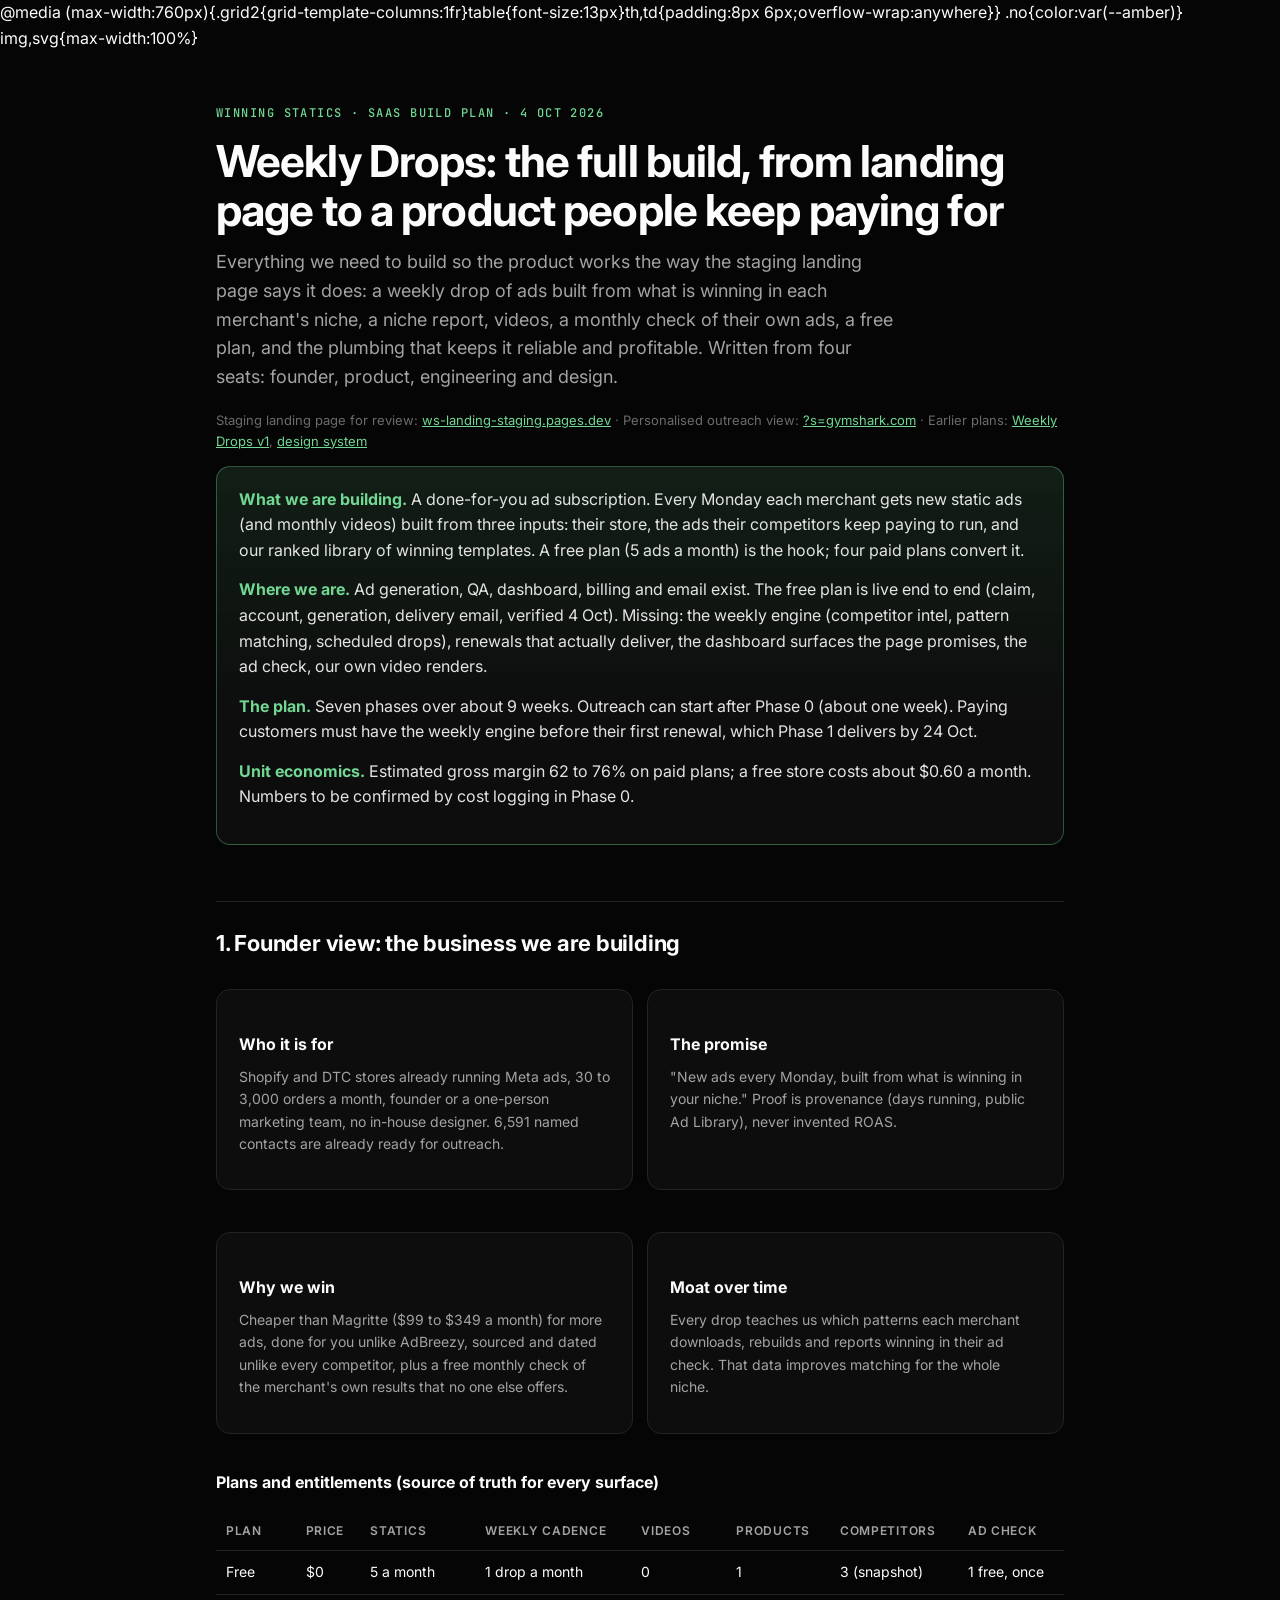
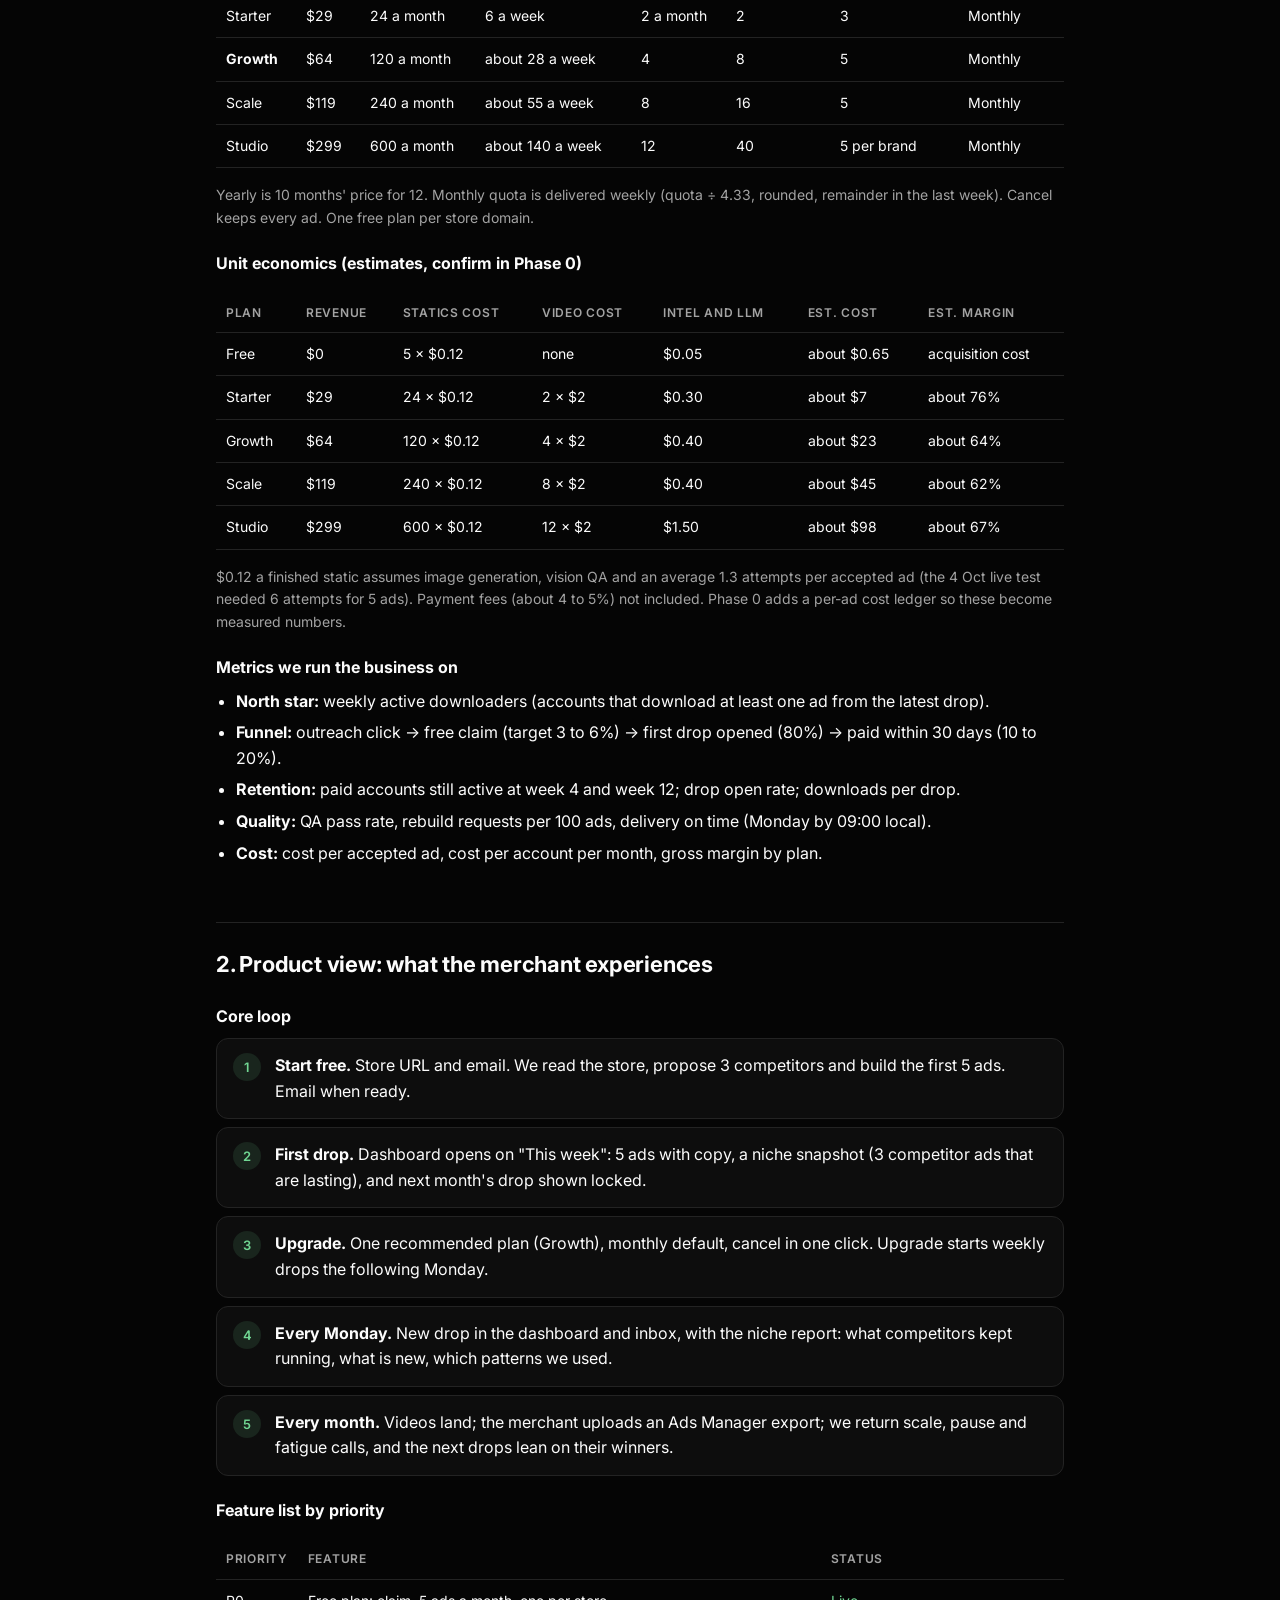
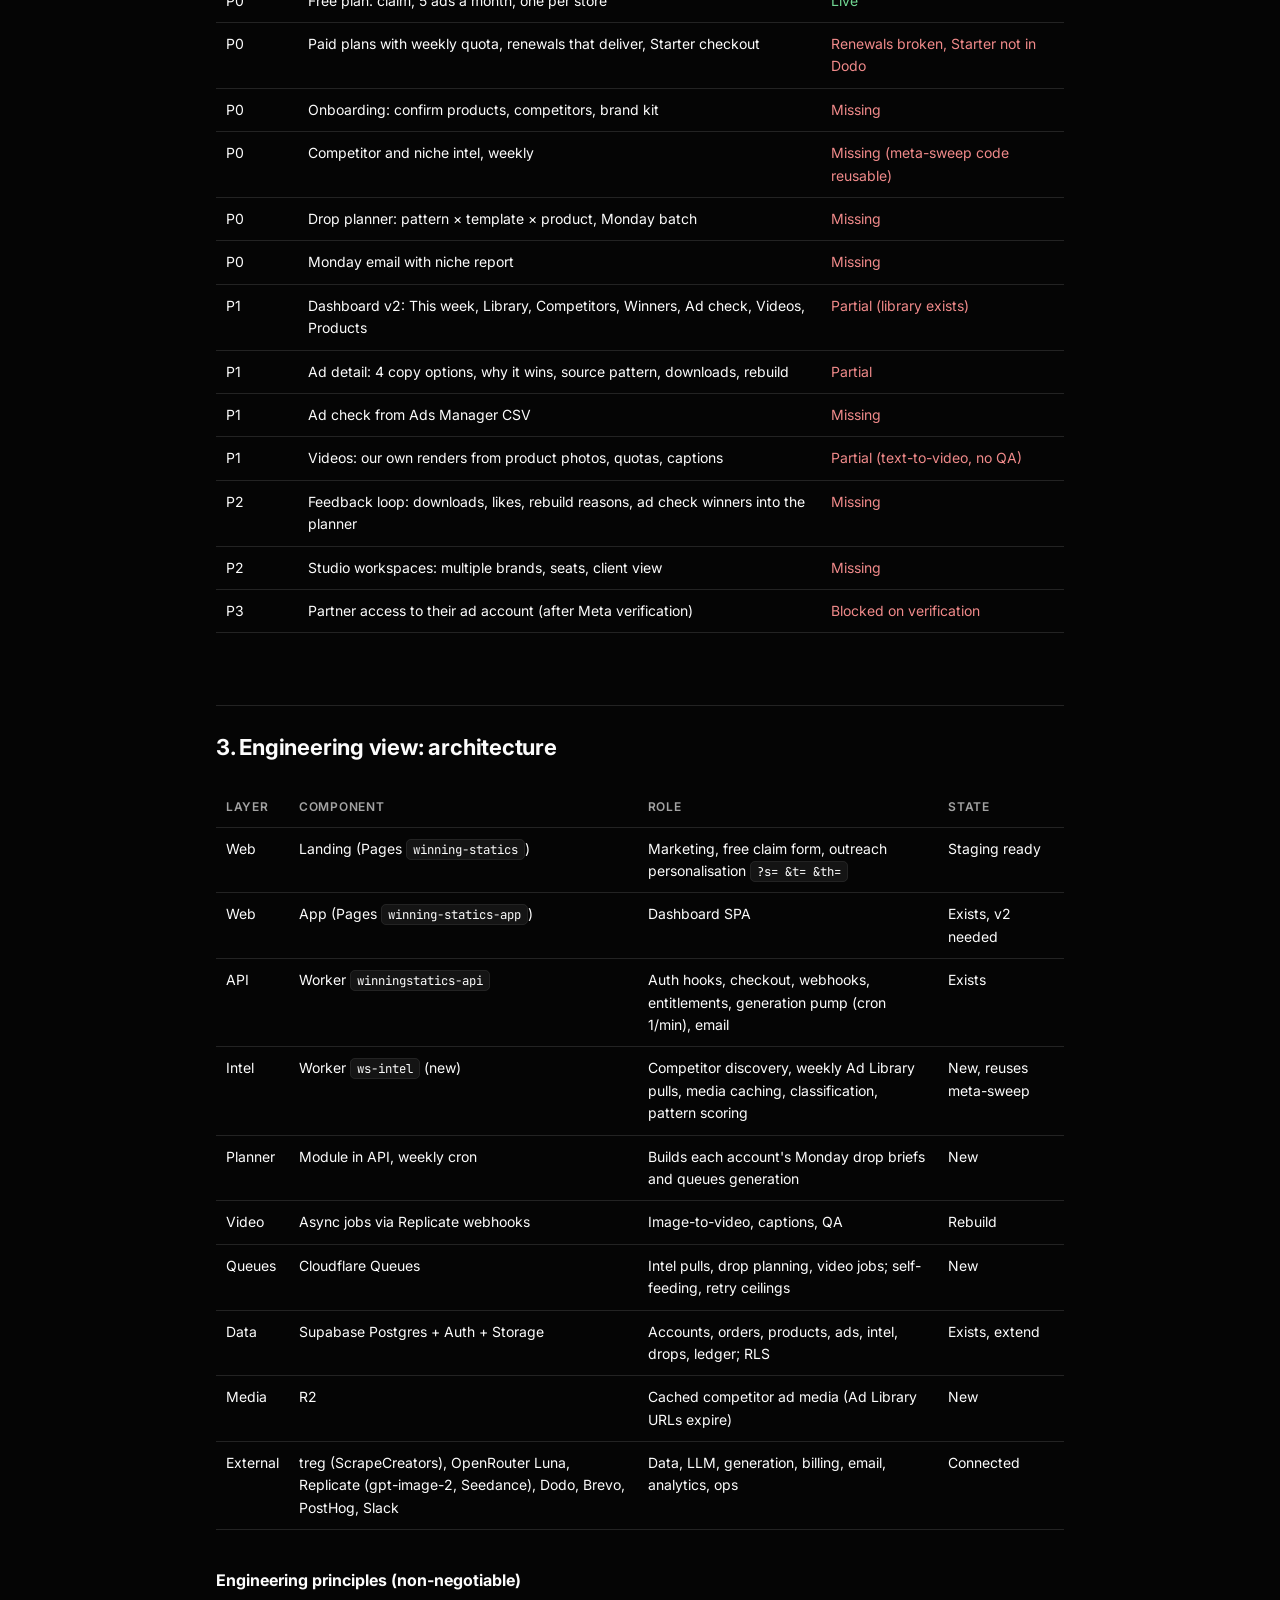
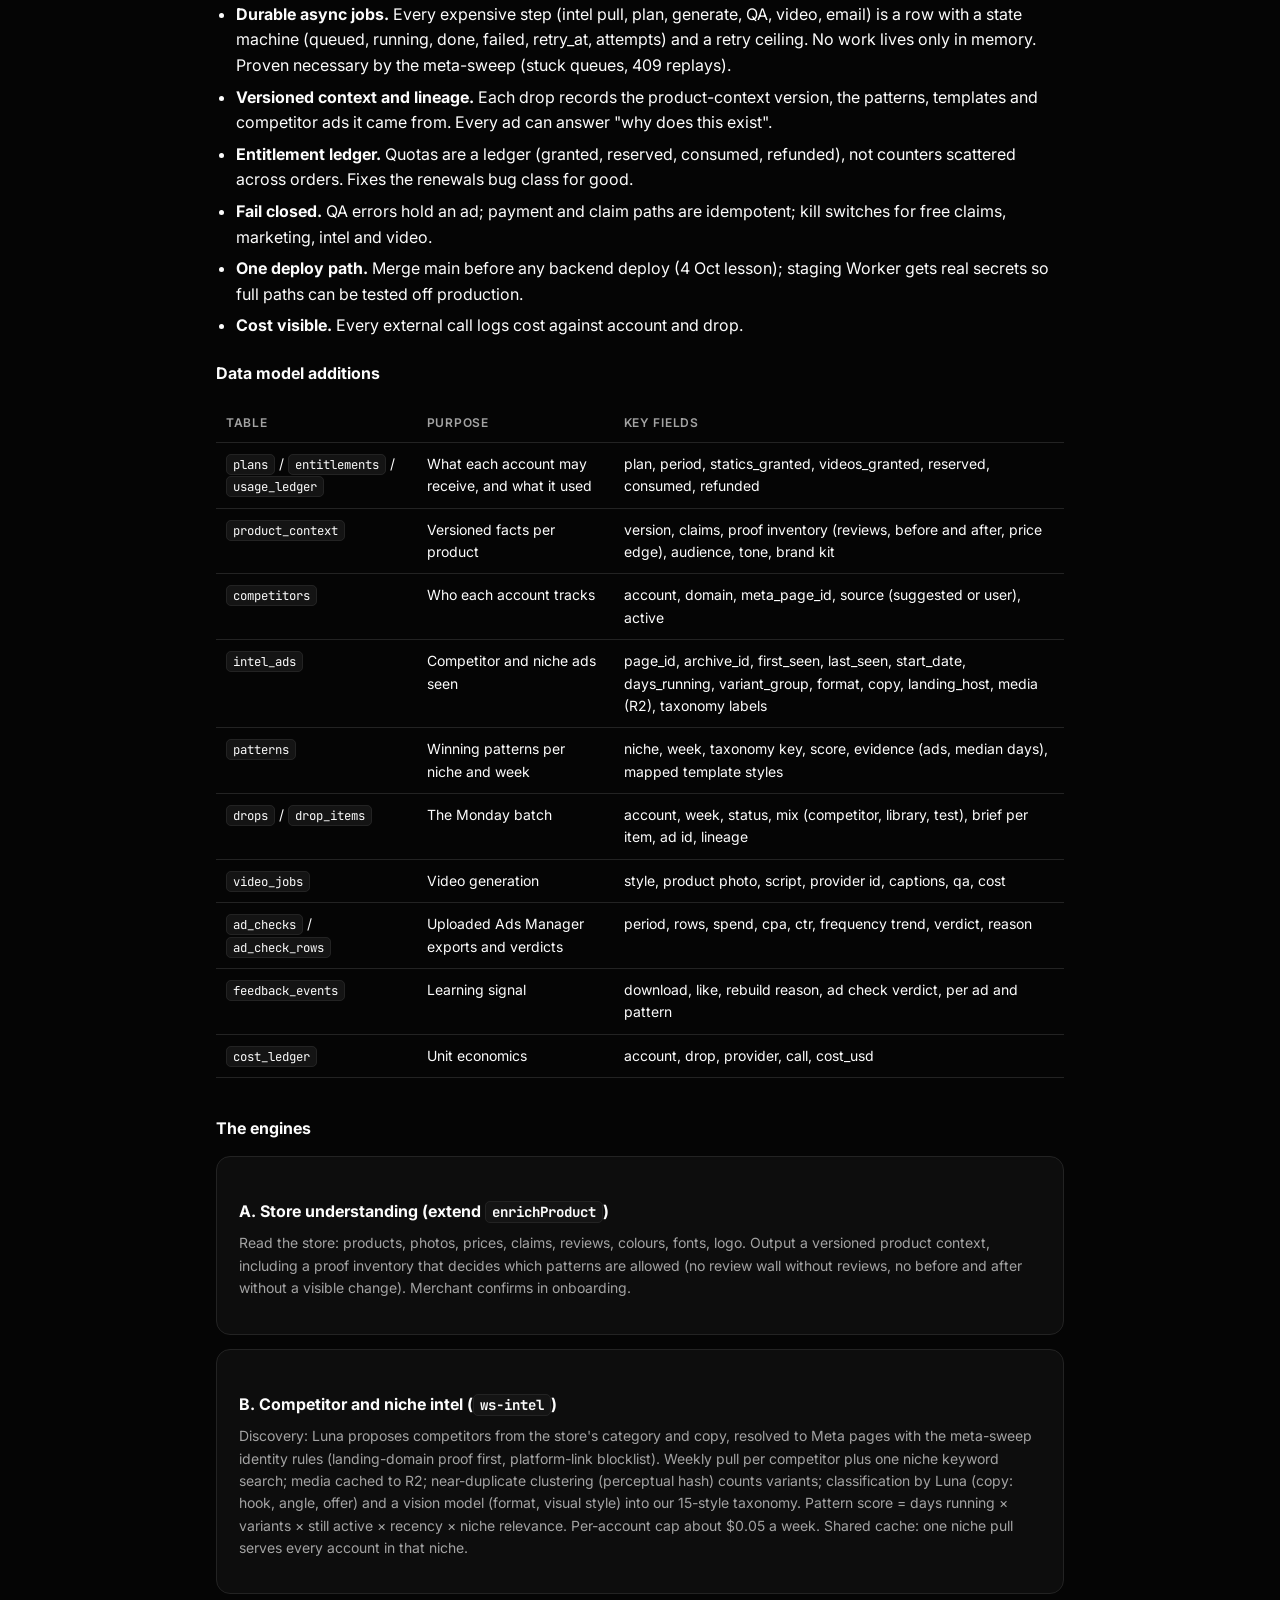
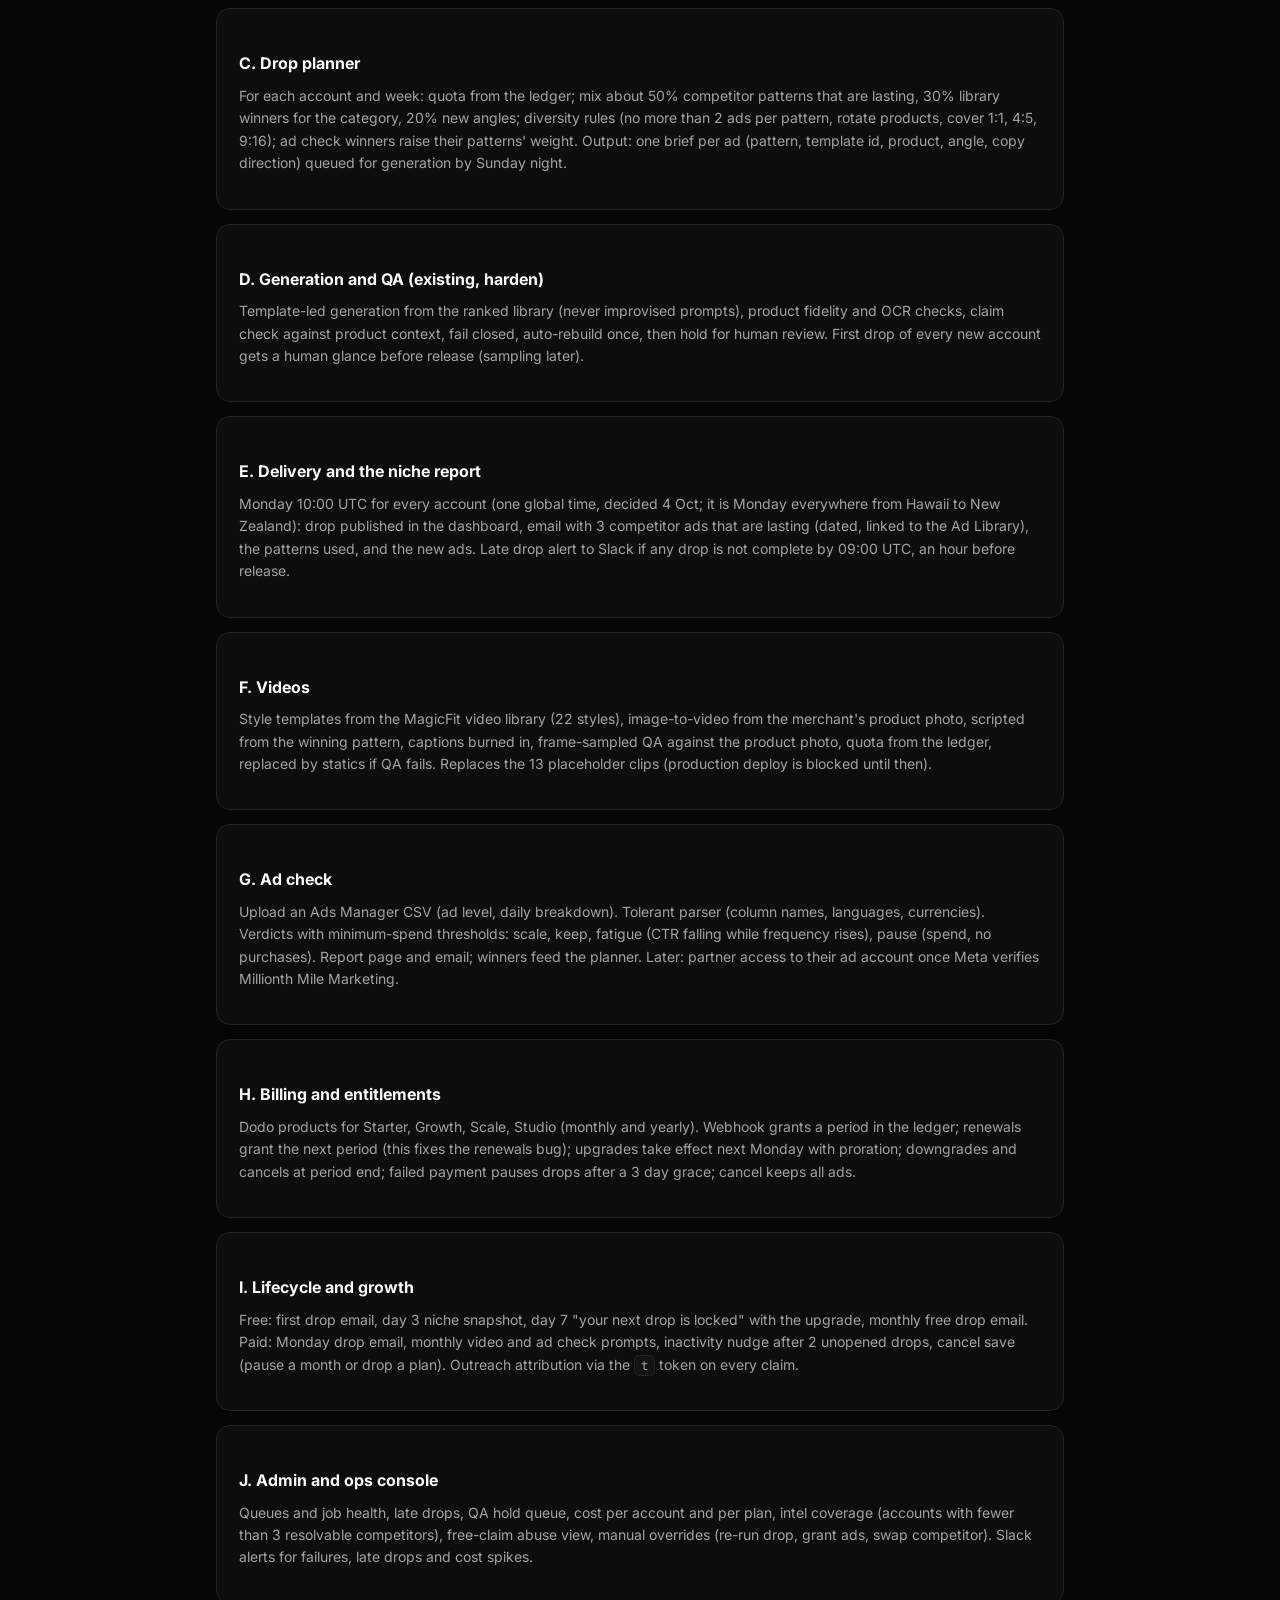
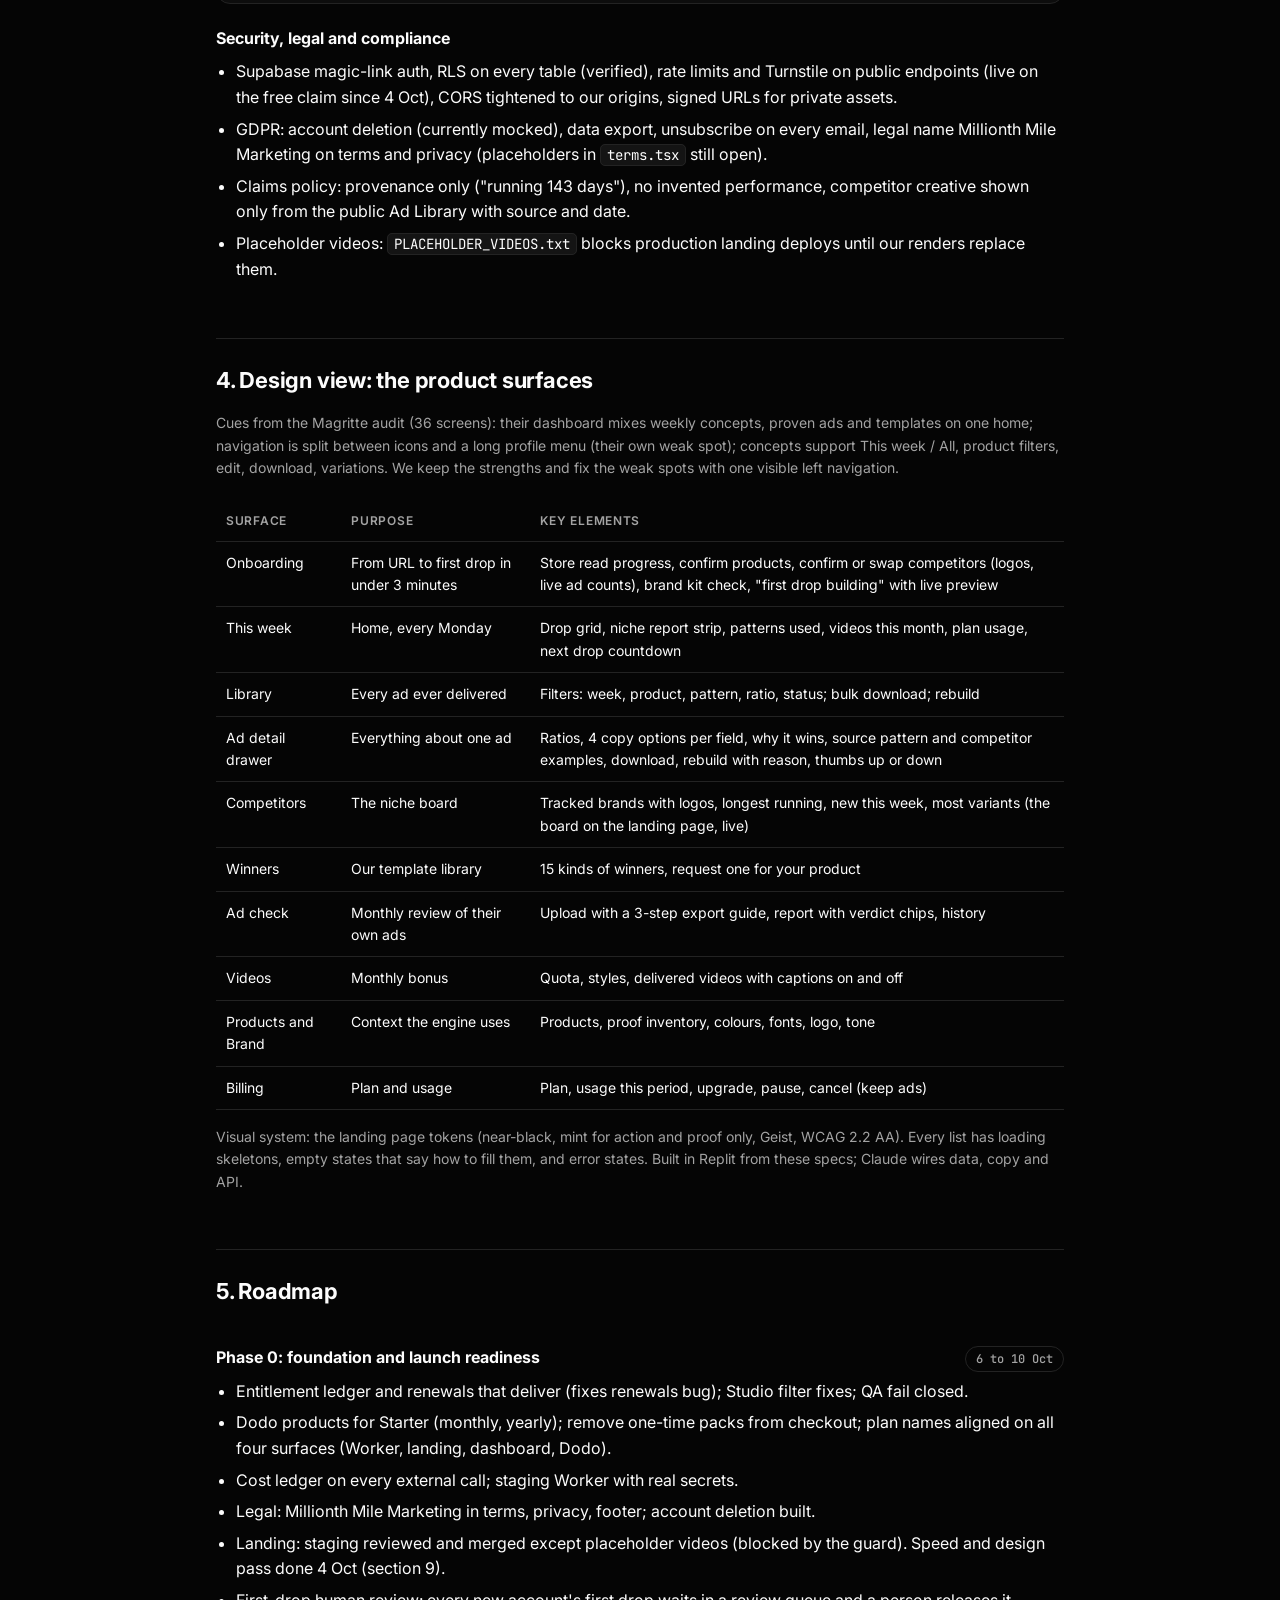
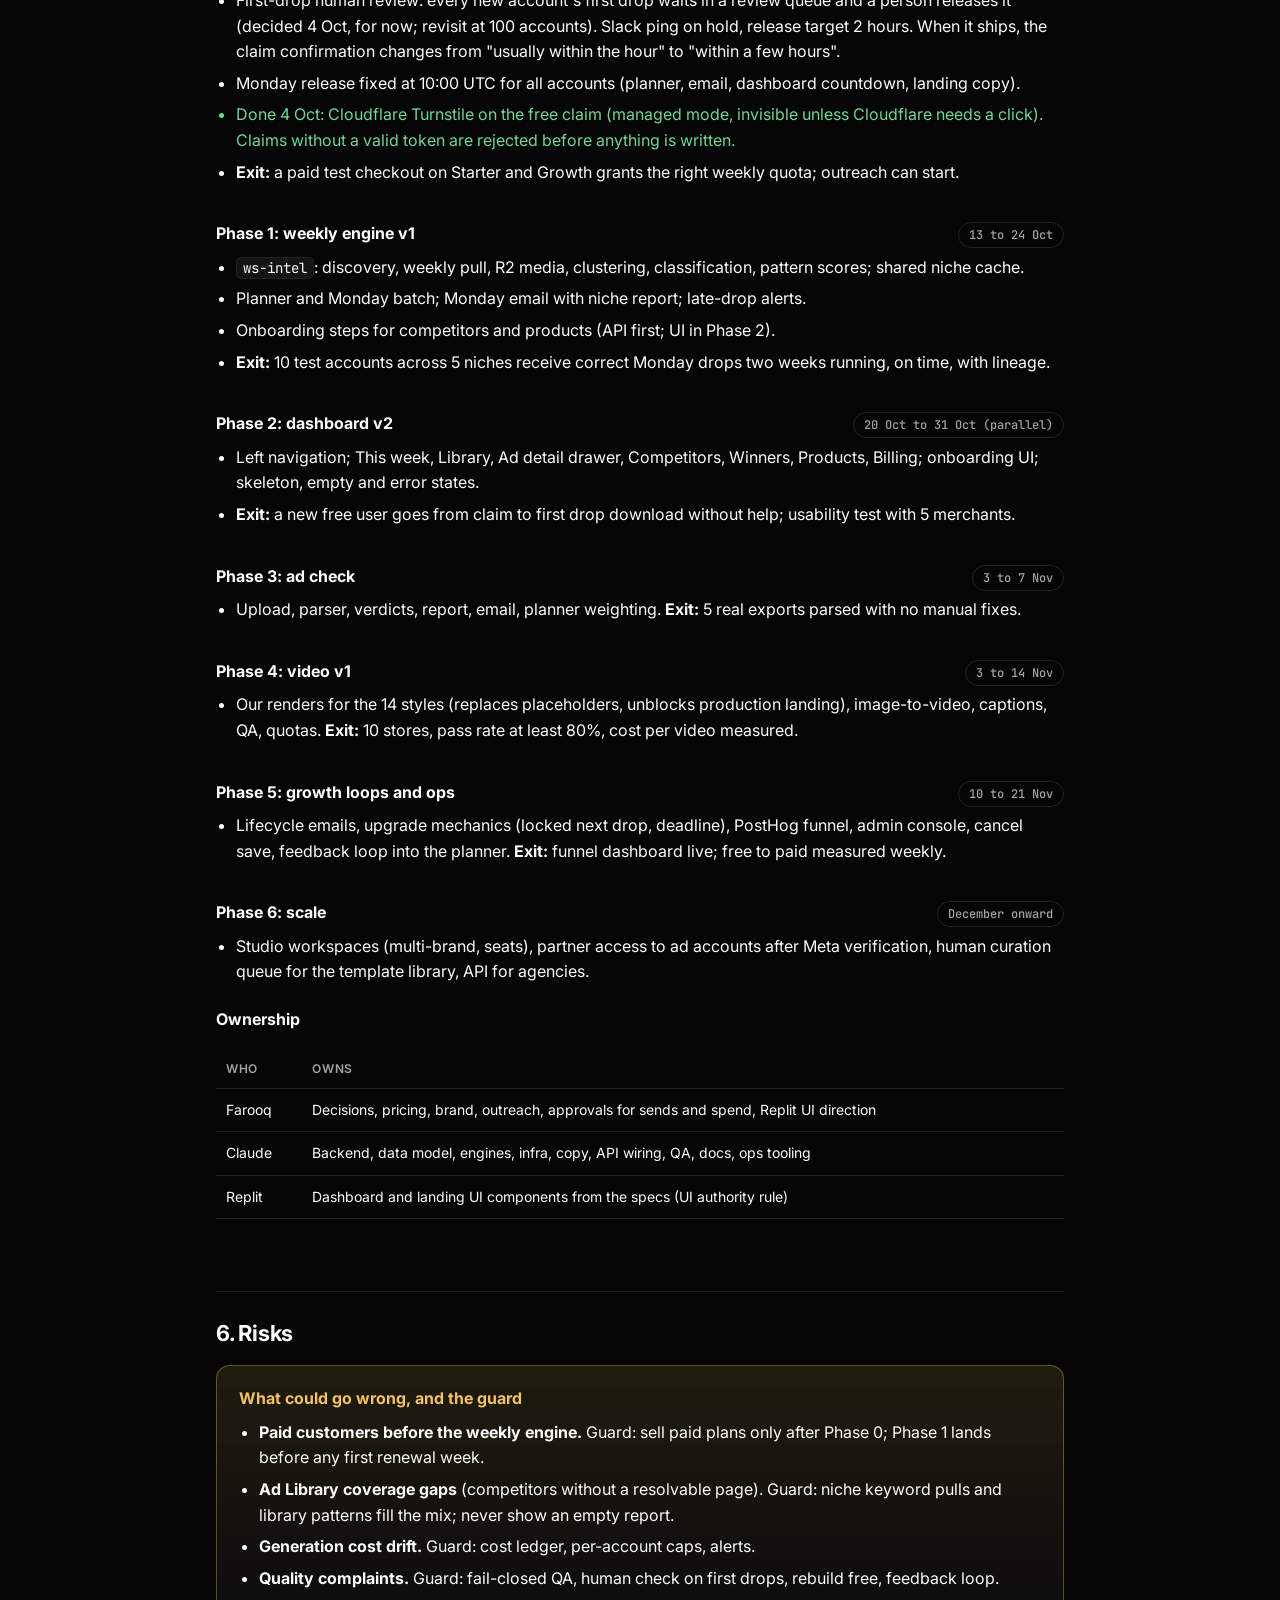
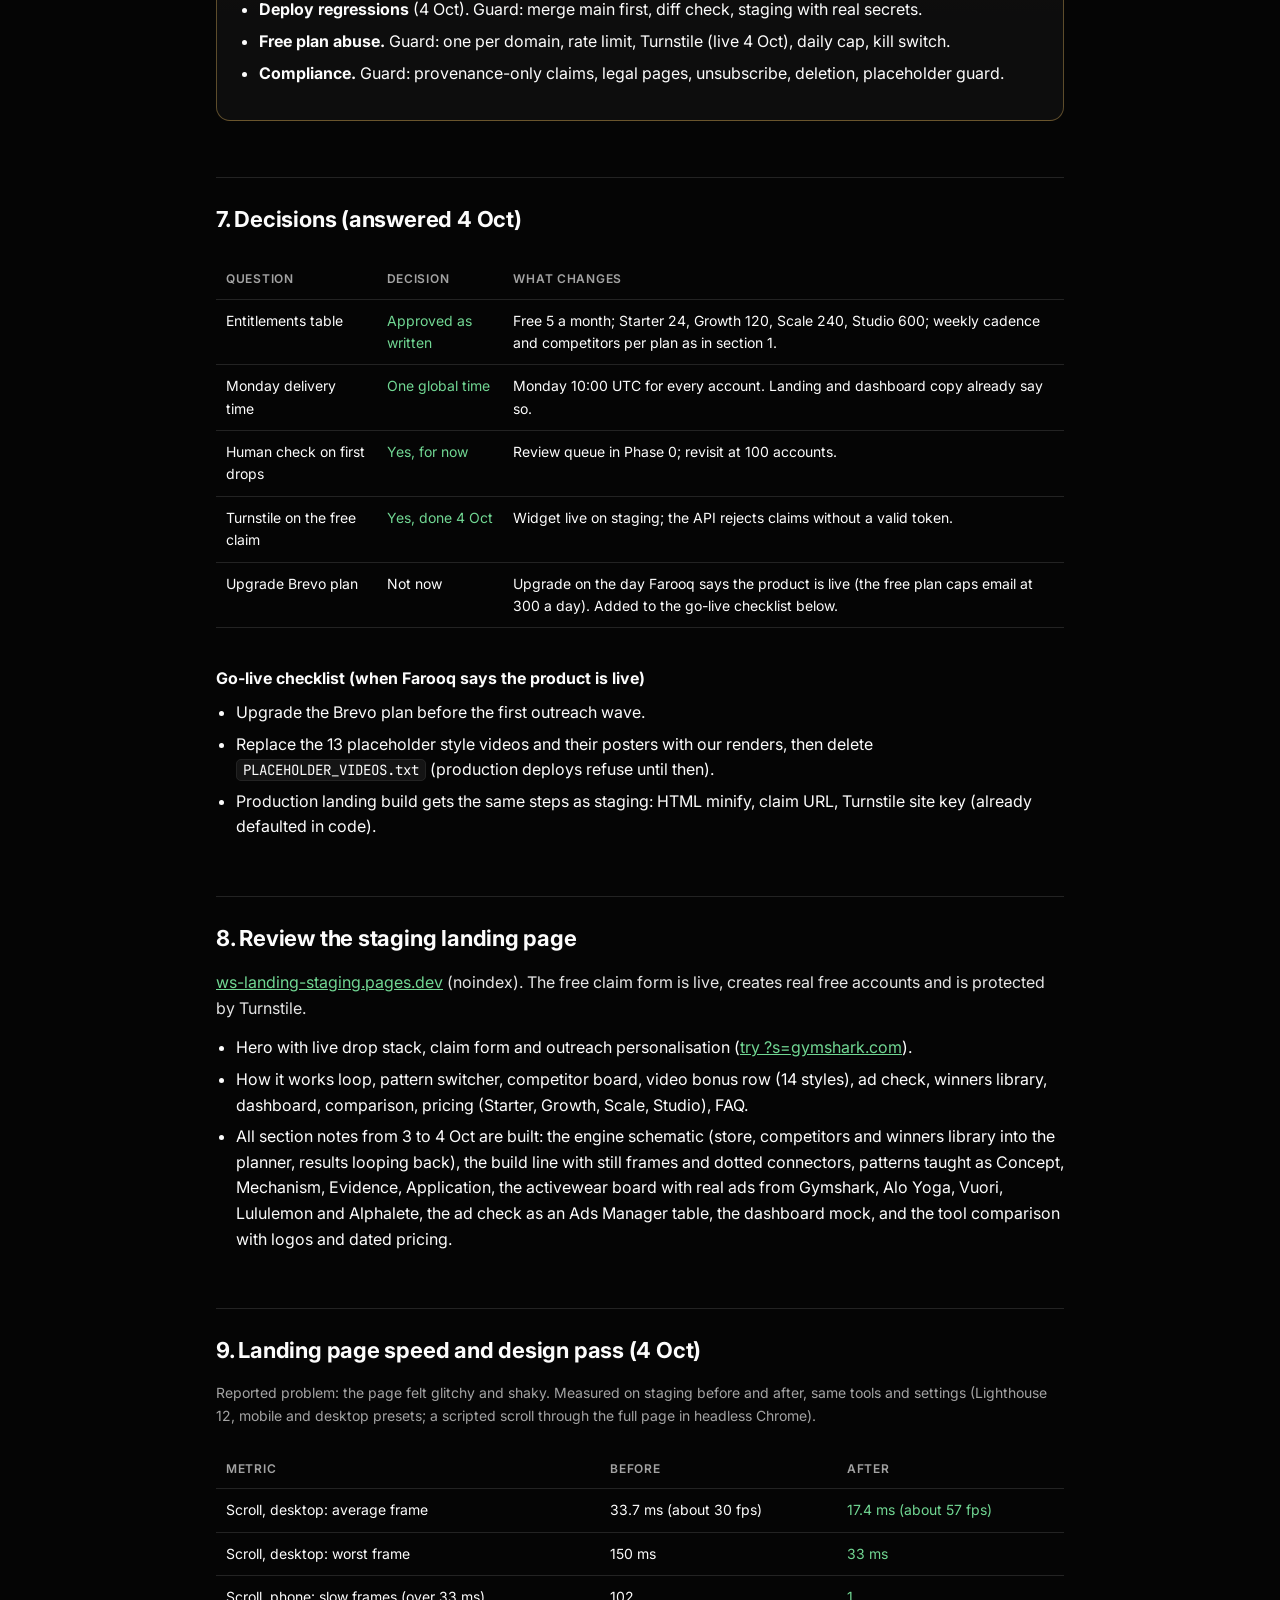
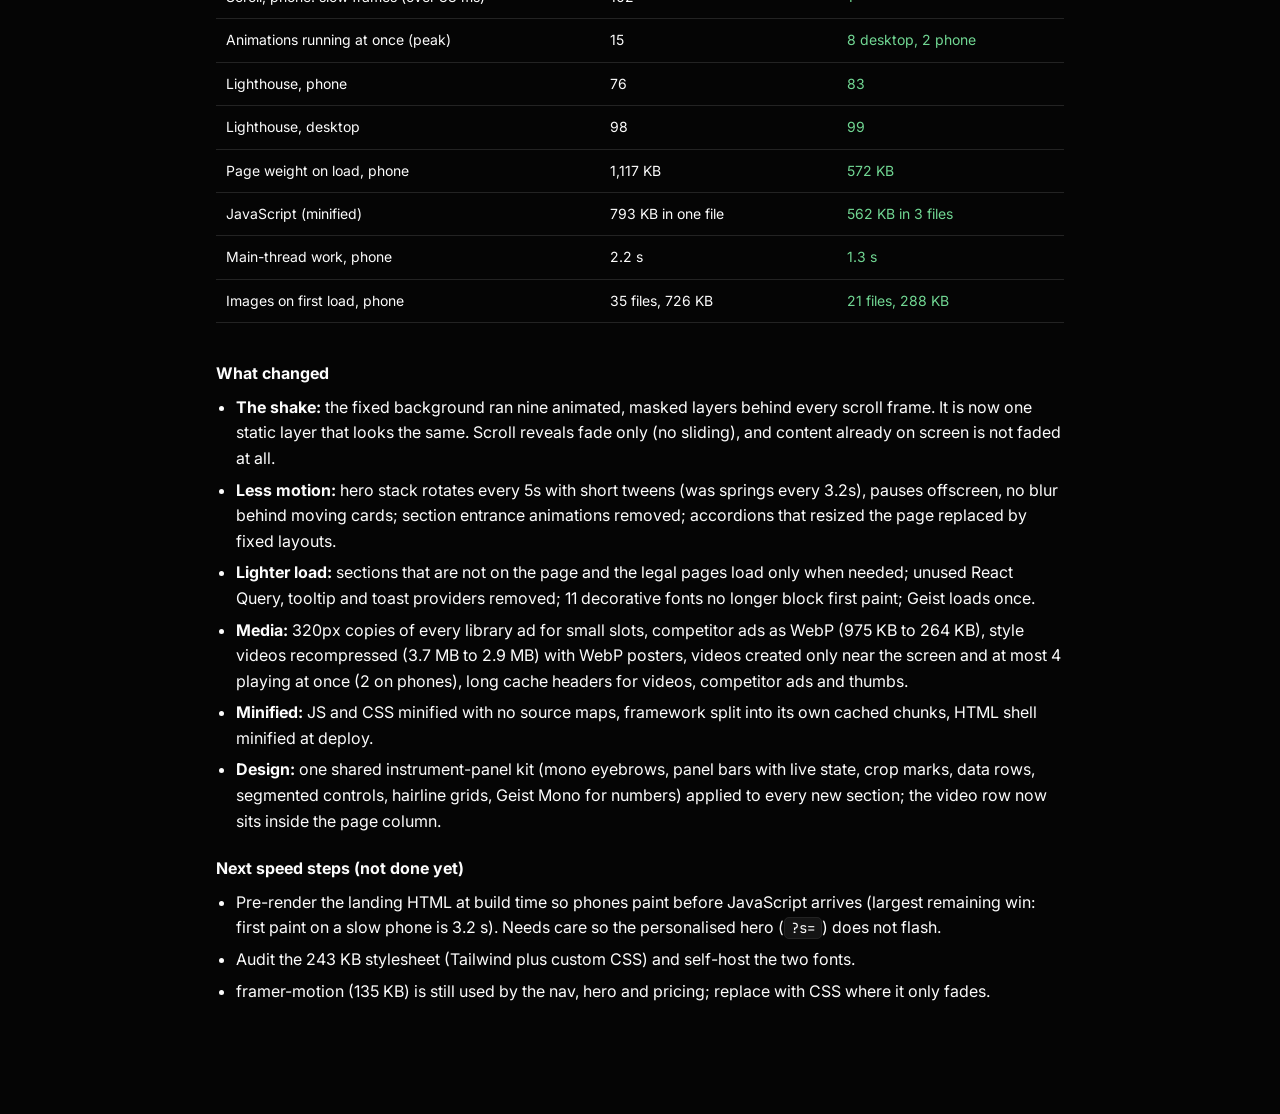
<file: saas-build-plan/index.html>
<!doctype html>
<html lang="en">
<head>
<meta charset="utf-8">
<meta name="viewport" content="width=device-width, initial-scale=1">
<title>Weekly Drops Build Plan</title>
<meta name="description" content="The full SaaS build for Winning Statics Weekly Drops: business, product, architecture, engines, design surfaces, roadmap, risks and decisions.">
<link rel="preconnect" href="https://fonts.googleapis.com">
<link href="https://fonts.googleapis.com/css2?family=Inter:wght@400;500;600;700&family=JetBrains+Mono:wght@400;500&display=swap" rel="stylesheet">
<style>
:root{
  --bg:#050505;--card:#0D0D0D;--card2:#141414;--line:#232323;--ink:#FCFCFC;--mute:#A3A3A3;--dim:#6B6B6B;
  --mint:#71D793;--mint-2:#41B983;--mint-soft:rgba(113,215,147,.12);
  --amber:#F2C265;--amber-soft:rgba(242,194,101,.12);--red:#F08A8A;--red-soft:rgba(240,138,138,.12);
}
*{box-sizing:border-box}
html,body{margin:0;background:var(--bg);color:var(--ink);font:16px/1.6 Inter,system-ui,sans-serif;-webkit-font-smoothing:antialiased}
main{max-width:880px;margin:0 auto;padding:56px 16px 96px}
h1{font-size:clamp(30px,5vw,44px);line-height:1.1;letter-spacing:-.02em;margin:0 0 14px}
h2{font-size:22px;letter-spacing:-.01em;margin:56px 0 14px;padding-top:24px;border-top:1px solid var(--line)}
h3{font-size:16px;margin:22px 0 8px}
p{margin:0 0 14px;color:#E4E4E4}
.lede{font-size:18px;color:var(--mute);max-width:680px}
.eyebrow{font:500 12px/1 'JetBrains Mono',monospace;letter-spacing:.12em;text-transform:uppercase;color:var(--mint);margin-bottom:18px}
.meta{font-size:13px;color:var(--dim);margin-top:18px}
code,.mono{font-family:'JetBrains Mono',monospace;font-size:.88em}
code{background:var(--card2);border:1px solid var(--line);border-radius:5px;padding:1px 6px}
ul,ol{padding-left:20px;margin:0 0 14px}
li{margin:0 0 6px}
.card{background:var(--card);border:1px solid var(--line);border-radius:14px;padding:20px 22px;margin:14px 0}
.tldr{border-color:rgba(113,215,147,.35);background:linear-gradient(180deg,var(--mint-soft),var(--card) 70%)}
.tldr strong{color:var(--mint)}
.grid2{display:grid;grid-template-columns:1fr 1fr;gap:14px}
@media (max-width:680px){.grid2{grid-template-columns:1fr}}
.flow{counter-reset:s;list-style:none;padding:0}
.flow li{counter-increment:s;position:relative;padding:14px 16px 14px 58px;background:var(--card);border:1px solid var(--line);border-radius:12px;margin-bottom:8px}
.flow li::before{content:counter(s);position:absolute;left:16px;top:14px;width:28px;height:28px;border-radius:50%;background:var(--mint-soft);color:var(--mint);font:600 13px/28px Inter;text-align:center}
.who{display:inline-block;font:500 11px/1 'JetBrains Mono',monospace;text-transform:uppercase;letter-spacing:.08em;padding:4px 7px;border-radius:5px;margin-right:6px;vertical-align:1px}
.us{background:var(--mint-soft);color:var(--mint)}
.gpt{background:var(--card2);color:var(--mute);border:1px solid var(--line)}
.user{background:var(--amber-soft);color:var(--amber)}
table{width:100%;border-collapse:collapse;font-size:14px;margin:8px 0 16px}
th,td{text-align:left;padding:10px 10px;border-bottom:1px solid var(--line);vertical-align:top}
th{font-weight:600;color:var(--mute);font-size:12px;text-transform:uppercase;letter-spacing:.06em}
.wrap{overflow-x:auto}
.gate{display:flex;gap:14px;align-items:flex-start}
.gate b{flex:0 0 auto;font:600 12px/1 'JetBrains Mono',monospace;color:var(--bg);background:var(--mint);border-radius:6px;padding:6px 8px;margin-top:2px}
.phase{display:flex;justify-content:space-between;align-items:baseline;gap:12px;flex-wrap:wrap}
.pill{font:500 12px/1 'JetBrains Mono',monospace;color:var(--mute);border:1px solid var(--line);border-radius:999px;padding:6px 10px;white-space:nowrap}
.warn{border-color:rgba(242,194,101,.35);background:linear-gradient(180deg,var(--amber-soft),var(--card) 70%)}
.warn h3{color:var(--amber);margin-top:0}
.no{color:var(--red)}
.yes{color:var(--mint)}
.small{font-size:14px;color:var(--mute)}
a{color:var(--mint)}
</style>
@media (max-width:760px){.grid2{grid-template-columns:1fr}table{font-size:13px}th,td{padding:8px 6px;overflow-wrap:anywhere}}
.no{color:var(--amber)}
img,svg{max-width:100%}
</style></head><body>
<main>
<div class="eyebrow">Winning Statics · SaaS build plan · 4 Oct 2026</div>
<h1>Weekly Drops: the full build, from landing page to a product people keep paying for</h1>
<p class="lede">Everything we need to build so the product works the way the staging landing page says it does: a weekly drop of ads built from what is winning in each merchant's niche, a niche report, videos, a monthly check of their own ads, a free plan, and the plumbing that keeps it reliable and profitable. Written from four seats: founder, product, engineering and design.</p>
<p class="meta">Staging landing page for review: <a href="https://ws-landing-staging.pages.dev">ws-landing-staging.pages.dev</a> · Personalised outreach view: <a href="https://ws-landing-staging.pages.dev/?s=gymshark.com">?s=gymshark.com</a> · Earlier plans: <a href="../weekly-drops/">Weekly Drops v1</a>, <a href="../landing-design-system/">design system</a></p>

<div class="card tldr">
<p><strong>What we are building.</strong> A done-for-you ad subscription. Every Monday each merchant gets new static ads (and monthly videos) built from three inputs: their store, the ads their competitors keep paying to run, and our ranked library of winning templates. A free plan (5 ads a month) is the hook; four paid plans convert it.</p>
<p><strong>Where we are.</strong> Ad generation, QA, dashboard, billing and email exist. The free plan is live end to end (claim, account, generation, delivery email, verified 4 Oct). Missing: the weekly engine (competitor intel, pattern matching, scheduled drops), renewals that actually deliver, the dashboard surfaces the page promises, the ad check, our own video renders.</p>
<p><strong>The plan.</strong> Seven phases over about 9 weeks. Outreach can start after Phase 0 (about one week). Paying customers must have the weekly engine before their first renewal, which Phase 1 delivers by 24 Oct.</p>
<p><strong>Unit economics.</strong> Estimated gross margin 62 to 76% on paid plans; a free store costs about $0.60 a month. Numbers to be confirmed by cost logging in Phase 0.</p>
</div>

<h2>1. Founder view: the business we are building</h2>
<div class="grid2">
<div class="card"><h3>Who it is for</h3><p class="small">Shopify and DTC stores already running Meta ads, 30 to 3,000 orders a month, founder or a one-person marketing team, no in-house designer. 6,591 named contacts are already ready for outreach.</p></div>
<div class="card"><h3>The promise</h3><p class="small">"New ads every Monday, built from what is winning in your niche." Proof is provenance (days running, public Ad Library), never invented ROAS.</p></div>
<div class="card"><h3>Why we win</h3><p class="small">Cheaper than Magritte ($99 to $349 a month) for more ads, done for you unlike AdBreezy, sourced and dated unlike every competitor, plus a free monthly check of the merchant's own results that no one else offers.</p></div>
<div class="card"><h3>Moat over time</h3><p class="small">Every drop teaches us which patterns each merchant downloads, rebuilds and reports winning in their ad check. That data improves matching for the whole niche.</p></div>
</div>

<h3>Plans and entitlements (source of truth for every surface)</h3>
<div class="wrap"><table>
<tr><th>Plan</th><th>Price</th><th>Statics</th><th>Weekly cadence</th><th>Videos</th><th>Products</th><th>Competitors</th><th>Ad check</th></tr>
<tr><td>Free</td><td>$0</td><td>5 a month</td><td>1 drop a month</td><td>0</td><td>1</td><td>3 (snapshot)</td><td>1 free, once</td></tr>
<tr><td>Starter</td><td>$29</td><td>24 a month</td><td>6 a week</td><td>2 a month</td><td>2</td><td>3</td><td>Monthly</td></tr>
<tr><td><b>Growth</b></td><td>$64</td><td>120 a month</td><td>about 28 a week</td><td>4</td><td>8</td><td>5</td><td>Monthly</td></tr>
<tr><td>Scale</td><td>$119</td><td>240 a month</td><td>about 55 a week</td><td>8</td><td>16</td><td>5</td><td>Monthly</td></tr>
<tr><td>Studio</td><td>$299</td><td>600 a month</td><td>about 140 a week</td><td>12</td><td>40</td><td>5 per brand</td><td>Monthly</td></tr>
</table></div>
<p class="small">Yearly is 10 months' price for 12. Monthly quota is delivered weekly (quota ÷ 4.33, rounded, remainder in the last week). Cancel keeps every ad. One free plan per store domain.</p>

<h3>Unit economics (estimates, confirm in Phase 0)</h3>
<div class="wrap"><table>
<tr><th>Plan</th><th>Revenue</th><th>Statics cost</th><th>Video cost</th><th>Intel and LLM</th><th>Est. cost</th><th>Est. margin</th></tr>
<tr><td>Free</td><td>$0</td><td>5 × $0.12</td><td>none</td><td>$0.05</td><td>about $0.65</td><td>acquisition cost</td></tr>
<tr><td>Starter</td><td>$29</td><td>24 × $0.12</td><td>2 × $2</td><td>$0.30</td><td>about $7</td><td>about 76%</td></tr>
<tr><td>Growth</td><td>$64</td><td>120 × $0.12</td><td>4 × $2</td><td>$0.40</td><td>about $23</td><td>about 64%</td></tr>
<tr><td>Scale</td><td>$119</td><td>240 × $0.12</td><td>8 × $2</td><td>$0.40</td><td>about $45</td><td>about 62%</td></tr>
<tr><td>Studio</td><td>$299</td><td>600 × $0.12</td><td>12 × $2</td><td>$1.50</td><td>about $98</td><td>about 67%</td></tr>
</table></div>
<p class="small">$0.12 a finished static assumes image generation, vision QA and an average 1.3 attempts per accepted ad (the 4 Oct live test needed 6 attempts for 5 ads). Payment fees (about 4 to 5%) not included. Phase 0 adds a per-ad cost ledger so these become measured numbers.</p>

<h3>Metrics we run the business on</h3>
<ul>
<li><b>North star:</b> weekly active downloaders (accounts that download at least one ad from the latest drop).</li>
<li><b>Funnel:</b> outreach click → free claim (target 3 to 6%) → first drop opened (80%) → paid within 30 days (10 to 20%).</li>
<li><b>Retention:</b> paid accounts still active at week 4 and week 12; drop open rate; downloads per drop.</li>
<li><b>Quality:</b> QA pass rate, rebuild requests per 100 ads, delivery on time (Monday by 09:00 local).</li>
<li><b>Cost:</b> cost per accepted ad, cost per account per month, gross margin by plan.</li>
</ul>

<h2>2. Product view: what the merchant experiences</h2>
<h3>Core loop</h3>
<ol class="flow">
<li><b>Start free.</b> Store URL and email. We read the store, propose 3 competitors and build the first 5 ads. Email when ready.</li>
<li><b>First drop.</b> Dashboard opens on "This week": 5 ads with copy, a niche snapshot (3 competitor ads that are lasting), and next month's drop shown locked.</li>
<li><b>Upgrade.</b> One recommended plan (Growth), monthly default, cancel in one click. Upgrade starts weekly drops the following Monday.</li>
<li><b>Every Monday.</b> New drop in the dashboard and inbox, with the niche report: what competitors kept running, what is new, which patterns we used.</li>
<li><b>Every month.</b> Videos land; the merchant uploads an Ads Manager export; we return scale, pause and fatigue calls, and the next drops lean on their winners.</li>
</ol>

<h3>Feature list by priority</h3>
<div class="wrap"><table>
<tr><th>Priority</th><th>Feature</th><th>Status</th></tr>
<tr><td>P0</td><td>Free plan: claim, 5 ads a month, one per store</td><td class="yes">Live</td></tr>
<tr><td>P0</td><td>Paid plans with weekly quota, renewals that deliver, Starter checkout</td><td class="no">Renewals broken, Starter not in Dodo</td></tr>
<tr><td>P0</td><td>Onboarding: confirm products, competitors, brand kit</td><td class="no">Missing</td></tr>
<tr><td>P0</td><td>Competitor and niche intel, weekly</td><td class="no">Missing (meta-sweep code reusable)</td></tr>
<tr><td>P0</td><td>Drop planner: pattern × template × product, Monday batch</td><td class="no">Missing</td></tr>
<tr><td>P0</td><td>Monday email with niche report</td><td class="no">Missing</td></tr>
<tr><td>P1</td><td>Dashboard v2: This week, Library, Competitors, Winners, Ad check, Videos, Products</td><td class="no">Partial (library exists)</td></tr>
<tr><td>P1</td><td>Ad detail: 4 copy options, why it wins, source pattern, downloads, rebuild</td><td class="no">Partial</td></tr>
<tr><td>P1</td><td>Ad check from Ads Manager CSV</td><td class="no">Missing</td></tr>
<tr><td>P1</td><td>Videos: our own renders from product photos, quotas, captions</td><td class="no">Partial (text-to-video, no QA)</td></tr>
<tr><td>P2</td><td>Feedback loop: downloads, likes, rebuild reasons, ad check winners into the planner</td><td class="no">Missing</td></tr>
<tr><td>P2</td><td>Studio workspaces: multiple brands, seats, client view</td><td class="no">Missing</td></tr>
<tr><td>P3</td><td>Partner access to their ad account (after Meta verification)</td><td class="no">Blocked on verification</td></tr>
</table></div>

<h2>3. Engineering view: architecture</h2>
<div class="wrap"><table>
<tr><th>Layer</th><th>Component</th><th>Role</th><th>State</th></tr>
<tr><td>Web</td><td>Landing (Pages <code>winning-statics</code>)</td><td>Marketing, free claim form, outreach personalisation <code>?s= &amp;t= &amp;th=</code></td><td>Staging ready</td></tr>
<tr><td>Web</td><td>App (Pages <code>winning-statics-app</code>)</td><td>Dashboard SPA</td><td>Exists, v2 needed</td></tr>
<tr><td>API</td><td>Worker <code>winningstatics-api</code></td><td>Auth hooks, checkout, webhooks, entitlements, generation pump (cron 1/min), email</td><td>Exists</td></tr>
<tr><td>Intel</td><td>Worker <code>ws-intel</code> (new)</td><td>Competitor discovery, weekly Ad Library pulls, media caching, classification, pattern scoring</td><td>New, reuses meta-sweep</td></tr>
<tr><td>Planner</td><td>Module in API, weekly cron</td><td>Builds each account's Monday drop briefs and queues generation</td><td>New</td></tr>
<tr><td>Video</td><td>Async jobs via Replicate webhooks</td><td>Image-to-video, captions, QA</td><td>Rebuild</td></tr>
<tr><td>Queues</td><td>Cloudflare Queues</td><td>Intel pulls, drop planning, video jobs; self-feeding, retry ceilings</td><td>New</td></tr>
<tr><td>Data</td><td>Supabase Postgres + Auth + Storage</td><td>Accounts, orders, products, ads, intel, drops, ledger; RLS</td><td>Exists, extend</td></tr>
<tr><td>Media</td><td>R2</td><td>Cached competitor ad media (Ad Library URLs expire)</td><td>New</td></tr>
<tr><td>External</td><td>treg (ScrapeCreators), OpenRouter Luna, Replicate (gpt-image-2, Seedance), Dodo, Brevo, PostHog, Slack</td><td>Data, LLM, generation, billing, email, analytics, ops</td><td>Connected</td></tr>
</table></div>

<h3>Engineering principles (non-negotiable)</h3>
<ul>
<li><b>Durable async jobs.</b> Every expensive step (intel pull, plan, generate, QA, video, email) is a row with a state machine (queued, running, done, failed, retry_at, attempts) and a retry ceiling. No work lives only in memory. Proven necessary by the meta-sweep (stuck queues, 409 replays).</li>
<li><b>Versioned context and lineage.</b> Each drop records the product-context version, the patterns, templates and competitor ads it came from. Every ad can answer "why does this exist".</li>
<li><b>Entitlement ledger.</b> Quotas are a ledger (granted, reserved, consumed, refunded), not counters scattered across orders. Fixes the renewals bug class for good.</li>
<li><b>Fail closed.</b> QA errors hold an ad; payment and claim paths are idempotent; kill switches for free claims, marketing, intel and video.</li>
<li><b>One deploy path.</b> Merge main before any backend deploy (4 Oct lesson); staging Worker gets real secrets so full paths can be tested off production.</li>
<li><b>Cost visible.</b> Every external call logs cost against account and drop.</li>
</ul>

<h3>Data model additions</h3>
<div class="wrap"><table>
<tr><th>Table</th><th>Purpose</th><th>Key fields</th></tr>
<tr><td><code>plans</code> / <code>entitlements</code> / <code>usage_ledger</code></td><td>What each account may receive, and what it used</td><td>plan, period, statics_granted, videos_granted, reserved, consumed, refunded</td></tr>
<tr><td><code>product_context</code></td><td>Versioned facts per product</td><td>version, claims, proof inventory (reviews, before and after, price edge), audience, tone, brand kit</td></tr>
<tr><td><code>competitors</code></td><td>Who each account tracks</td><td>account, domain, meta_page_id, source (suggested or user), active</td></tr>
<tr><td><code>intel_ads</code></td><td>Competitor and niche ads seen</td><td>page_id, archive_id, first_seen, last_seen, start_date, days_running, variant_group, format, copy, landing_host, media (R2), taxonomy labels</td></tr>
<tr><td><code>patterns</code></td><td>Winning patterns per niche and week</td><td>niche, week, taxonomy key, score, evidence (ads, median days), mapped template styles</td></tr>
<tr><td><code>drops</code> / <code>drop_items</code></td><td>The Monday batch</td><td>account, week, status, mix (competitor, library, test), brief per item, ad id, lineage</td></tr>
<tr><td><code>video_jobs</code></td><td>Video generation</td><td>style, product photo, script, provider id, captions, qa, cost</td></tr>
<tr><td><code>ad_checks</code> / <code>ad_check_rows</code></td><td>Uploaded Ads Manager exports and verdicts</td><td>period, rows, spend, cpa, ctr, frequency trend, verdict, reason</td></tr>
<tr><td><code>feedback_events</code></td><td>Learning signal</td><td>download, like, rebuild reason, ad check verdict, per ad and pattern</td></tr>
<tr><td><code>cost_ledger</code></td><td>Unit economics</td><td>account, drop, provider, call, cost_usd</td></tr>
</table></div>

<h3>The engines</h3>
<div class="card"><h3>A. Store understanding (extend <code>enrichProduct</code>)</h3><p class="small">Read the store: products, photos, prices, claims, reviews, colours, fonts, logo. Output a versioned product context, including a proof inventory that decides which patterns are allowed (no review wall without reviews, no before and after without a visible change). Merchant confirms in onboarding.</p></div>
<div class="card"><h3>B. Competitor and niche intel (<code>ws-intel</code>)</h3><p class="small">Discovery: Luna proposes competitors from the store's category and copy, resolved to Meta pages with the meta-sweep identity rules (landing-domain proof first, platform-link blocklist). Weekly pull per competitor plus one niche keyword search; media cached to R2; near-duplicate clustering (perceptual hash) counts variants; classification by Luna (copy: hook, angle, offer) and a vision model (format, visual style) into our 15-style taxonomy. Pattern score = days running × variants × still active × recency × niche relevance. Per-account cap about $0.05 a week. Shared cache: one niche pull serves every account in that niche.</p></div>
<div class="card"><h3>C. Drop planner</h3><p class="small">For each account and week: quota from the ledger; mix about 50% competitor patterns that are lasting, 30% library winners for the category, 20% new angles; diversity rules (no more than 2 ads per pattern, rotate products, cover 1:1, 4:5, 9:16); ad check winners raise their patterns' weight. Output: one brief per ad (pattern, template id, product, angle, copy direction) queued for generation by Sunday night.</p></div>
<div class="card"><h3>D. Generation and QA (existing, harden)</h3><p class="small">Template-led generation from the ranked library (never improvised prompts), product fidelity and OCR checks, claim check against product context, fail closed, auto-rebuild once, then hold for human review. First drop of every new account gets a human glance before release (sampling later).</p></div>
<div class="card"><h3>E. Delivery and the niche report</h3><p class="small">Monday 10:00 UTC for every account (one global time, decided 4 Oct; it is Monday everywhere from Hawaii to New Zealand): drop published in the dashboard, email with 3 competitor ads that are lasting (dated, linked to the Ad Library), the patterns used, and the new ads. Late drop alert to Slack if any drop is not complete by 09:00 UTC, an hour before release.</p></div>
<div class="card"><h3>F. Videos</h3><p class="small">Style templates from the MagicFit video library (22 styles), image-to-video from the merchant's product photo, scripted from the winning pattern, captions burned in, frame-sampled QA against the product photo, quota from the ledger, replaced by statics if QA fails. Replaces the 13 placeholder clips (production deploy is blocked until then).</p></div>
<div class="card"><h3>G. Ad check</h3><p class="small">Upload an Ads Manager CSV (ad level, daily breakdown). Tolerant parser (column names, languages, currencies). Verdicts with minimum-spend thresholds: scale, keep, fatigue (CTR falling while frequency rises), pause (spend, no purchases). Report page and email; winners feed the planner. Later: partner access to their ad account once Meta verifies Millionth Mile Marketing.</p></div>
<div class="card"><h3>H. Billing and entitlements</h3><p class="small">Dodo products for Starter, Growth, Scale, Studio (monthly and yearly). Webhook grants a period in the ledger; renewals grant the next period (this fixes the renewals bug); upgrades take effect next Monday with proration; downgrades and cancels at period end; failed payment pauses drops after a 3 day grace; cancel keeps all ads.</p></div>
<div class="card"><h3>I. Lifecycle and growth</h3><p class="small">Free: first drop email, day 3 niche snapshot, day 7 "your next drop is locked" with the upgrade, monthly free drop email. Paid: Monday drop email, monthly video and ad check prompts, inactivity nudge after 2 unopened drops, cancel save (pause a month or drop a plan). Outreach attribution via the <code>t</code> token on every claim.</p></div>
<div class="card"><h3>J. Admin and ops console</h3><p class="small">Queues and job health, late drops, QA hold queue, cost per account and per plan, intel coverage (accounts with fewer than 3 resolvable competitors), free-claim abuse view, manual overrides (re-run drop, grant ads, swap competitor). Slack alerts for failures, late drops and cost spikes.</p></div>

<h3>Security, legal and compliance</h3>
<ul>
<li>Supabase magic-link auth, RLS on every table (verified), rate limits and Turnstile on public endpoints (live on the free claim since 4 Oct), CORS tightened to our origins, signed URLs for private assets.</li>
<li>GDPR: account deletion (currently mocked), data export, unsubscribe on every email, legal name Millionth Mile Marketing on terms and privacy (placeholders in <code>terms.tsx</code> still open).</li>
<li>Claims policy: provenance only ("running 143 days"), no invented performance, competitor creative shown only from the public Ad Library with source and date.</li>
<li>Placeholder videos: <code>PLACEHOLDER_VIDEOS.txt</code> blocks production landing deploys until our renders replace them.</li>
</ul>

<h2>4. Design view: the product surfaces</h2>
<p class="small">Cues from the Magritte audit (36 screens): their dashboard mixes weekly concepts, proven ads and templates on one home; navigation is split between icons and a long profile menu (their own weak spot); concepts support This week / All, product filters, edit, download, variations. We keep the strengths and fix the weak spots with one visible left navigation.</p>
<div class="wrap"><table>
<tr><th>Surface</th><th>Purpose</th><th>Key elements</th></tr>
<tr><td>Onboarding</td><td>From URL to first drop in under 3 minutes</td><td>Store read progress, confirm products, confirm or swap competitors (logos, live ad counts), brand kit check, "first drop building" with live preview</td></tr>
<tr><td>This week</td><td>Home, every Monday</td><td>Drop grid, niche report strip, patterns used, videos this month, plan usage, next drop countdown</td></tr>
<tr><td>Library</td><td>Every ad ever delivered</td><td>Filters: week, product, pattern, ratio, status; bulk download; rebuild</td></tr>
<tr><td>Ad detail drawer</td><td>Everything about one ad</td><td>Ratios, 4 copy options per field, why it wins, source pattern and competitor examples, download, rebuild with reason, thumbs up or down</td></tr>
<tr><td>Competitors</td><td>The niche board</td><td>Tracked brands with logos, longest running, new this week, most variants (the board on the landing page, live)</td></tr>
<tr><td>Winners</td><td>Our template library</td><td>15 kinds of winners, request one for your product</td></tr>
<tr><td>Ad check</td><td>Monthly review of their own ads</td><td>Upload with a 3-step export guide, report with verdict chips, history</td></tr>
<tr><td>Videos</td><td>Monthly bonus</td><td>Quota, styles, delivered videos with captions on and off</td></tr>
<tr><td>Products and Brand</td><td>Context the engine uses</td><td>Products, proof inventory, colours, fonts, logo, tone</td></tr>
<tr><td>Billing</td><td>Plan and usage</td><td>Plan, usage this period, upgrade, pause, cancel (keep ads)</td></tr>
</table></div>
<p class="small">Visual system: the landing page tokens (near-black, mint for action and proof only, Geist, WCAG 2.2 AA). Every list has loading skeletons, empty states that say how to fill them, and error states. Built in Replit from these specs; Claude wires data, copy and API.</p>

<h2>5. Roadmap</h2>
<div class="phase"><h3>Phase 0: foundation and launch readiness</h3><span class="pill">6 to 10 Oct</span></div>
<ul>
<li>Entitlement ledger and renewals that deliver (fixes renewals bug); Studio filter fixes; QA fail closed.</li>
<li>Dodo products for Starter (monthly, yearly); remove one-time packs from checkout; plan names aligned on all four surfaces (Worker, landing, dashboard, Dodo).</li>
<li>Cost ledger on every external call; staging Worker with real secrets.</li>
<li>Legal: Millionth Mile Marketing in terms, privacy, footer; account deletion built.</li>
<li>Landing: staging reviewed and merged except placeholder videos (blocked by the guard). Speed and design pass done 4 Oct (section 9).</li>
<li>First-drop human review: every new account's first drop waits in a review queue and a person releases it (decided 4 Oct, for now; revisit at 100 accounts). Slack ping on hold, release target 2 hours. When it ships, the claim confirmation changes from "usually within the hour" to "within a few hours".</li>
<li>Monday release fixed at 10:00 UTC for all accounts (planner, email, dashboard countdown, landing copy).</li>
<li class="yes">Done 4 Oct: Cloudflare Turnstile on the free claim (managed mode, invisible unless Cloudflare needs a click). Claims without a valid token are rejected before anything is written.</li>
<li><b>Exit:</b> a paid test checkout on Starter and Growth grants the right weekly quota; outreach can start.</li>
</ul>
<div class="phase"><h3>Phase 1: weekly engine v1</h3><span class="pill">13 to 24 Oct</span></div>
<ul>
<li><code>ws-intel</code>: discovery, weekly pull, R2 media, clustering, classification, pattern scores; shared niche cache.</li>
<li>Planner and Monday batch; Monday email with niche report; late-drop alerts.</li>
<li>Onboarding steps for competitors and products (API first; UI in Phase 2).</li>
<li><b>Exit:</b> 10 test accounts across 5 niches receive correct Monday drops two weeks running, on time, with lineage.</li>
</ul>
<div class="phase"><h3>Phase 2: dashboard v2</h3><span class="pill">20 Oct to 31 Oct (parallel)</span></div>
<ul>
<li>Left navigation; This week, Library, Ad detail drawer, Competitors, Winners, Products, Billing; onboarding UI; skeleton, empty and error states.</li>
<li><b>Exit:</b> a new free user goes from claim to first drop download without help; usability test with 5 merchants.</li>
</ul>
<div class="phase"><h3>Phase 3: ad check</h3><span class="pill">3 to 7 Nov</span></div>
<ul><li>Upload, parser, verdicts, report, email, planner weighting. <b>Exit:</b> 5 real exports parsed with no manual fixes.</li></ul>
<div class="phase"><h3>Phase 4: video v1</h3><span class="pill">3 to 14 Nov</span></div>
<ul><li>Our renders for the 14 styles (replaces placeholders, unblocks production landing), image-to-video, captions, QA, quotas. <b>Exit:</b> 10 stores, pass rate at least 80%, cost per video measured.</li></ul>
<div class="phase"><h3>Phase 5: growth loops and ops</h3><span class="pill">10 to 21 Nov</span></div>
<ul><li>Lifecycle emails, upgrade mechanics (locked next drop, deadline), PostHog funnel, admin console, cancel save, feedback loop into the planner. <b>Exit:</b> funnel dashboard live; free to paid measured weekly.</li></ul>
<div class="phase"><h3>Phase 6: scale</h3><span class="pill">December onward</span></div>
<ul><li>Studio workspaces (multi-brand, seats), partner access to ad accounts after Meta verification, human curation queue for the template library, API for agencies.</li></ul>

<h3>Ownership</h3>
<div class="wrap"><table>
<tr><th>Who</th><th>Owns</th></tr>
<tr><td>Farooq</td><td>Decisions, pricing, brand, outreach, approvals for sends and spend, Replit UI direction</td></tr>
<tr><td>Claude</td><td>Backend, data model, engines, infra, copy, API wiring, QA, docs, ops tooling</td></tr>
<tr><td>Replit</td><td>Dashboard and landing UI components from the specs (UI authority rule)</td></tr>
</table></div>

<h2>6. Risks</h2>
<div class="card warn"><h3>What could go wrong, and the guard</h3><ul>
<li><b>Paid customers before the weekly engine.</b> Guard: sell paid plans only after Phase 0; Phase 1 lands before any first renewal week.</li>
<li><b>Ad Library coverage gaps</b> (competitors without a resolvable page). Guard: niche keyword pulls and library patterns fill the mix; never show an empty report.</li>
<li><b>Generation cost drift.</b> Guard: cost ledger, per-account caps, alerts.</li>
<li><b>Quality complaints.</b> Guard: fail-closed QA, human check on first drops, rebuild free, feedback loop.</li>
<li><b>Deploy regressions</b> (4 Oct). Guard: merge main first, diff check, staging with real secrets.</li>
<li><b>Free plan abuse.</b> Guard: one per domain, rate limit, Turnstile (live 4 Oct), daily cap, kill switch.</li>
<li><b>Compliance.</b> Guard: provenance-only claims, legal pages, unsubscribe, deletion, placeholder guard.</li>
</ul></div>

<h2>7. Decisions (answered 4 Oct)</h2>
<div class="wrap"><table>
<tr><th>Question</th><th>Decision</th><th>What changes</th></tr>
<tr><td>Entitlements table</td><td class="yes">Approved as written</td><td>Free 5 a month; Starter 24, Growth 120, Scale 240, Studio 600; weekly cadence and competitors per plan as in section 1.</td></tr>
<tr><td>Monday delivery time</td><td class="yes">One global time</td><td>Monday 10:00 UTC for every account. Landing and dashboard copy already say so.</td></tr>
<tr><td>Human check on first drops</td><td class="yes">Yes, for now</td><td>Review queue in Phase 0; revisit at 100 accounts.</td></tr>
<tr><td>Turnstile on the free claim</td><td class="yes">Yes, done 4 Oct</td><td>Widget live on staging; the API rejects claims without a valid token.</td></tr>
<tr><td>Upgrade Brevo plan</td><td>Not now</td><td>Upgrade on the day Farooq says the product is live (the free plan caps email at 300 a day). Added to the go-live checklist below.</td></tr>
</table></div>
<h3>Go-live checklist (when Farooq says the product is live)</h3>
<ul>
<li>Upgrade the Brevo plan before the first outreach wave.</li>
<li>Replace the 13 placeholder style videos and their posters with our renders, then delete <code>PLACEHOLDER_VIDEOS.txt</code> (production deploys refuse until then).</li>
<li>Production landing build gets the same steps as staging: HTML minify, claim URL, Turnstile site key (already defaulted in code).</li>
</ul>

<h2>8. Review the staging landing page</h2>
<p><a href="https://ws-landing-staging.pages.dev">ws-landing-staging.pages.dev</a> (noindex). The free claim form is live, creates real free accounts and is protected by Turnstile.</p>
<ul>
<li>Hero with live drop stack, claim form and outreach personalisation (<a href="https://ws-landing-staging.pages.dev/?s=gymshark.com">try ?s=gymshark.com</a>).</li>
<li>How it works loop, pattern switcher, competitor board, video bonus row (14 styles), ad check, winners library, dashboard, comparison, pricing (Starter, Growth, Scale, Studio), FAQ.</li>
<li>All section notes from 3 to 4 Oct are built: the engine schematic (store, competitors and winners library into the planner, results looping back), the build line with still frames and dotted connectors, patterns taught as Concept, Mechanism, Evidence, Application, the activewear board with real ads from Gymshark, Alo Yoga, Vuori, Lululemon and Alphalete, the ad check as an Ads Manager table, the dashboard mock, and the tool comparison with logos and dated pricing.</li>
</ul>

<h2>9. Landing page speed and design pass (4 Oct)</h2>
<p class="small">Reported problem: the page felt glitchy and shaky. Measured on staging before and after, same tools and settings (Lighthouse 12, mobile and desktop presets; a scripted scroll through the full page in headless Chrome).</p>
<div class="wrap"><table>
<tr><th>Metric</th><th>Before</th><th>After</th></tr>
<tr><td>Scroll, desktop: average frame</td><td>33.7 ms (about 30 fps)</td><td class="yes">17.4 ms (about 57 fps)</td></tr>
<tr><td>Scroll, desktop: worst frame</td><td>150 ms</td><td class="yes">33 ms</td></tr>
<tr><td>Scroll, phone: slow frames (over 33 ms)</td><td>102</td><td class="yes">1</td></tr>
<tr><td>Animations running at once (peak)</td><td>15</td><td class="yes">8 desktop, 2 phone</td></tr>
<tr><td>Lighthouse, phone</td><td>76</td><td class="yes">83</td></tr>
<tr><td>Lighthouse, desktop</td><td>98</td><td class="yes">99</td></tr>
<tr><td>Page weight on load, phone</td><td>1,117 KB</td><td class="yes">572 KB</td></tr>
<tr><td>JavaScript (minified)</td><td>793 KB in one file</td><td class="yes">562 KB in 3 files</td></tr>
<tr><td>Main-thread work, phone</td><td>2.2 s</td><td class="yes">1.3 s</td></tr>
<tr><td>Images on first load, phone</td><td>35 files, 726 KB</td><td class="yes">21 files, 288 KB</td></tr>
</table></div>
<h3>What changed</h3>
<ul>
<li><b>The shake:</b> the fixed background ran nine animated, masked layers behind every scroll frame. It is now one static layer that looks the same. Scroll reveals fade only (no sliding), and content already on screen is not faded at all.</li>
<li><b>Less motion:</b> hero stack rotates every 5s with short tweens (was springs every 3.2s), pauses offscreen, no blur behind moving cards; section entrance animations removed; accordions that resized the page replaced by fixed layouts.</li>
<li><b>Lighter load:</b> sections that are not on the page and the legal pages load only when needed; unused React Query, tooltip and toast providers removed; 11 decorative fonts no longer block first paint; Geist loads once.</li>
<li><b>Media:</b> 320px copies of every library ad for small slots, competitor ads as WebP (975 KB to 264 KB), style videos recompressed (3.7 MB to 2.9 MB) with WebP posters, videos created only near the screen and at most 4 playing at once (2 on phones), long cache headers for videos, competitor ads and thumbs.</li>
<li><b>Minified:</b> JS and CSS minified with no source maps, framework split into its own cached chunks, HTML shell minified at deploy.</li>
<li><b>Design:</b> one shared instrument-panel kit (mono eyebrows, panel bars with live state, crop marks, data rows, segmented controls, hairline grids, Geist Mono for numbers) applied to every new section; the video row now sits inside the page column.</li>
</ul>
<h3>Next speed steps (not done yet)</h3>
<ul>
<li>Pre-render the landing HTML at build time so phones paint before JavaScript arrives (largest remaining win: first paint on a slow phone is 3.2 s). Needs care so the personalised hero (<code>?s=</code>) does not flash.</li>
<li>Audit the 243 KB stylesheet (Tailwind plus custom CSS) and self-host the two fonts.</li>
<li>framer-motion (135 KB) is still used by the nav, hero and pricing; replace with CSS where it only fades.</li>
</ul>
</main>
</body></html>
</file>
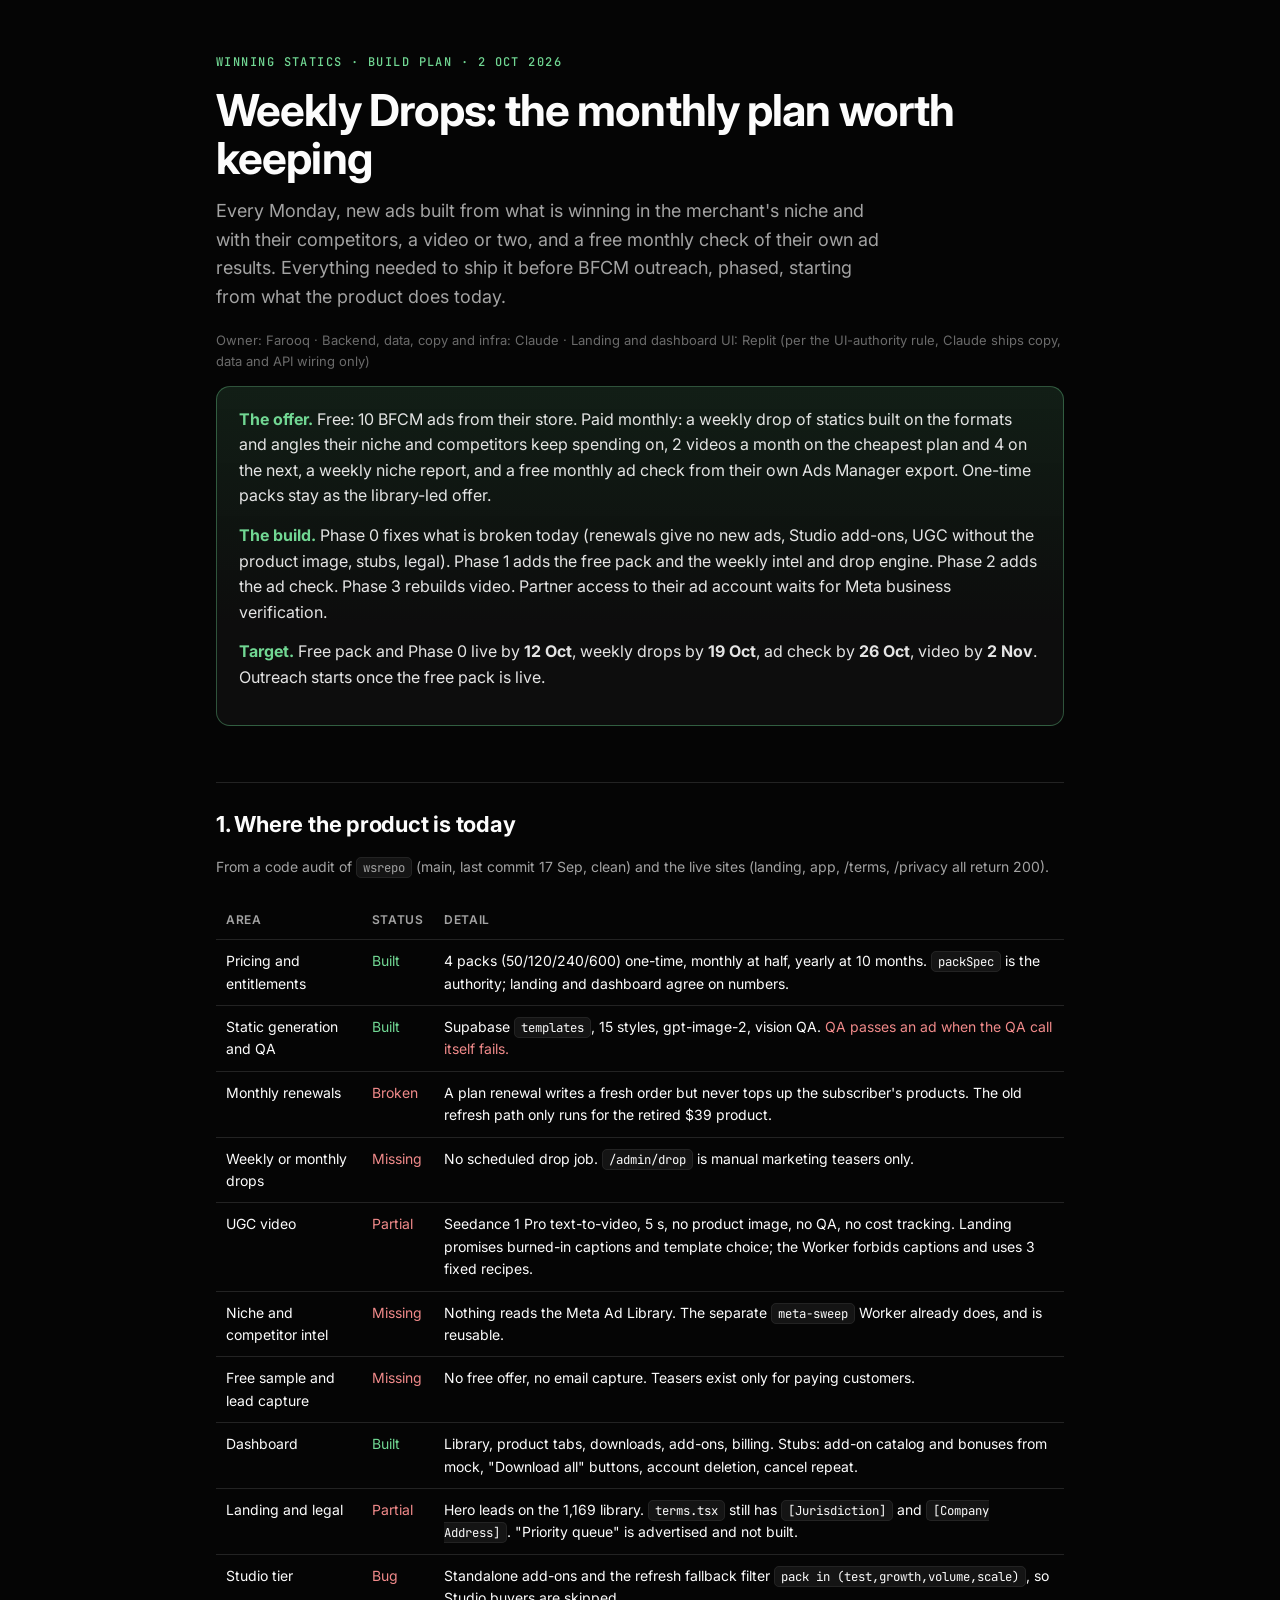
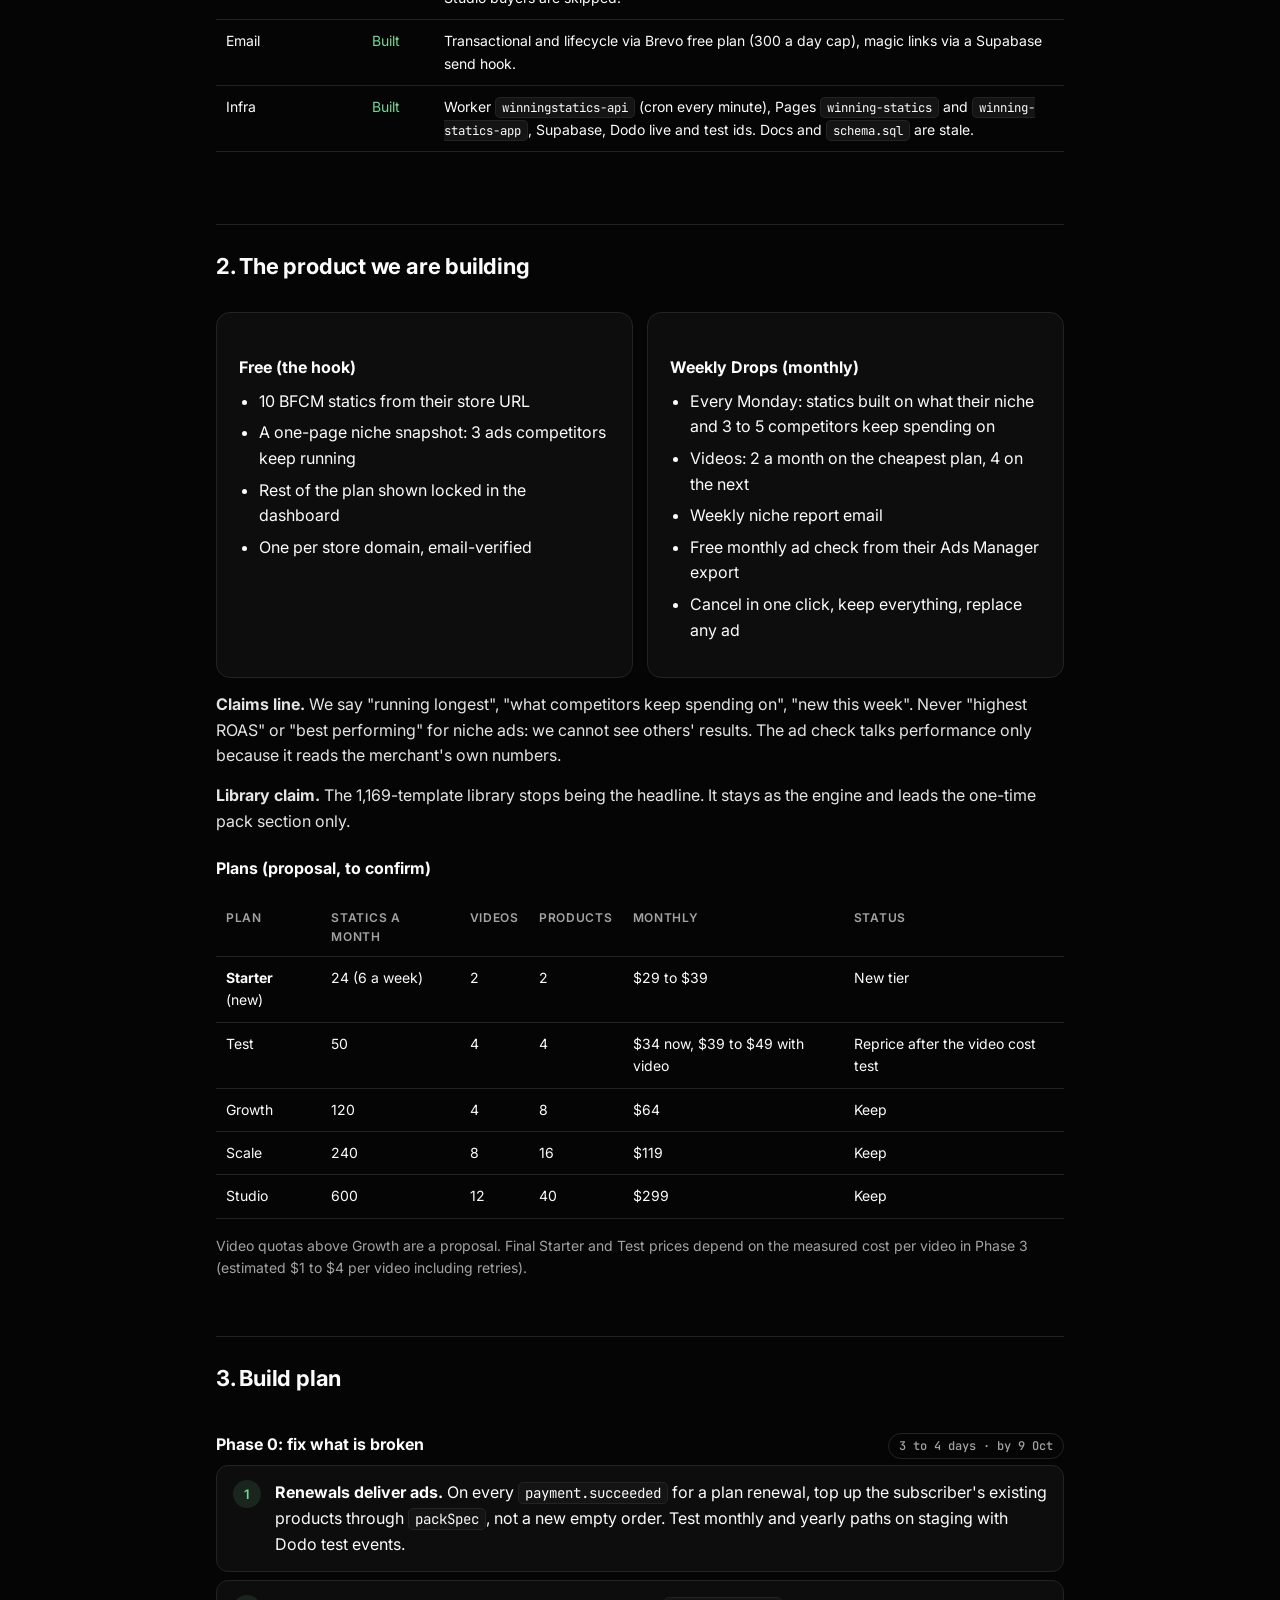
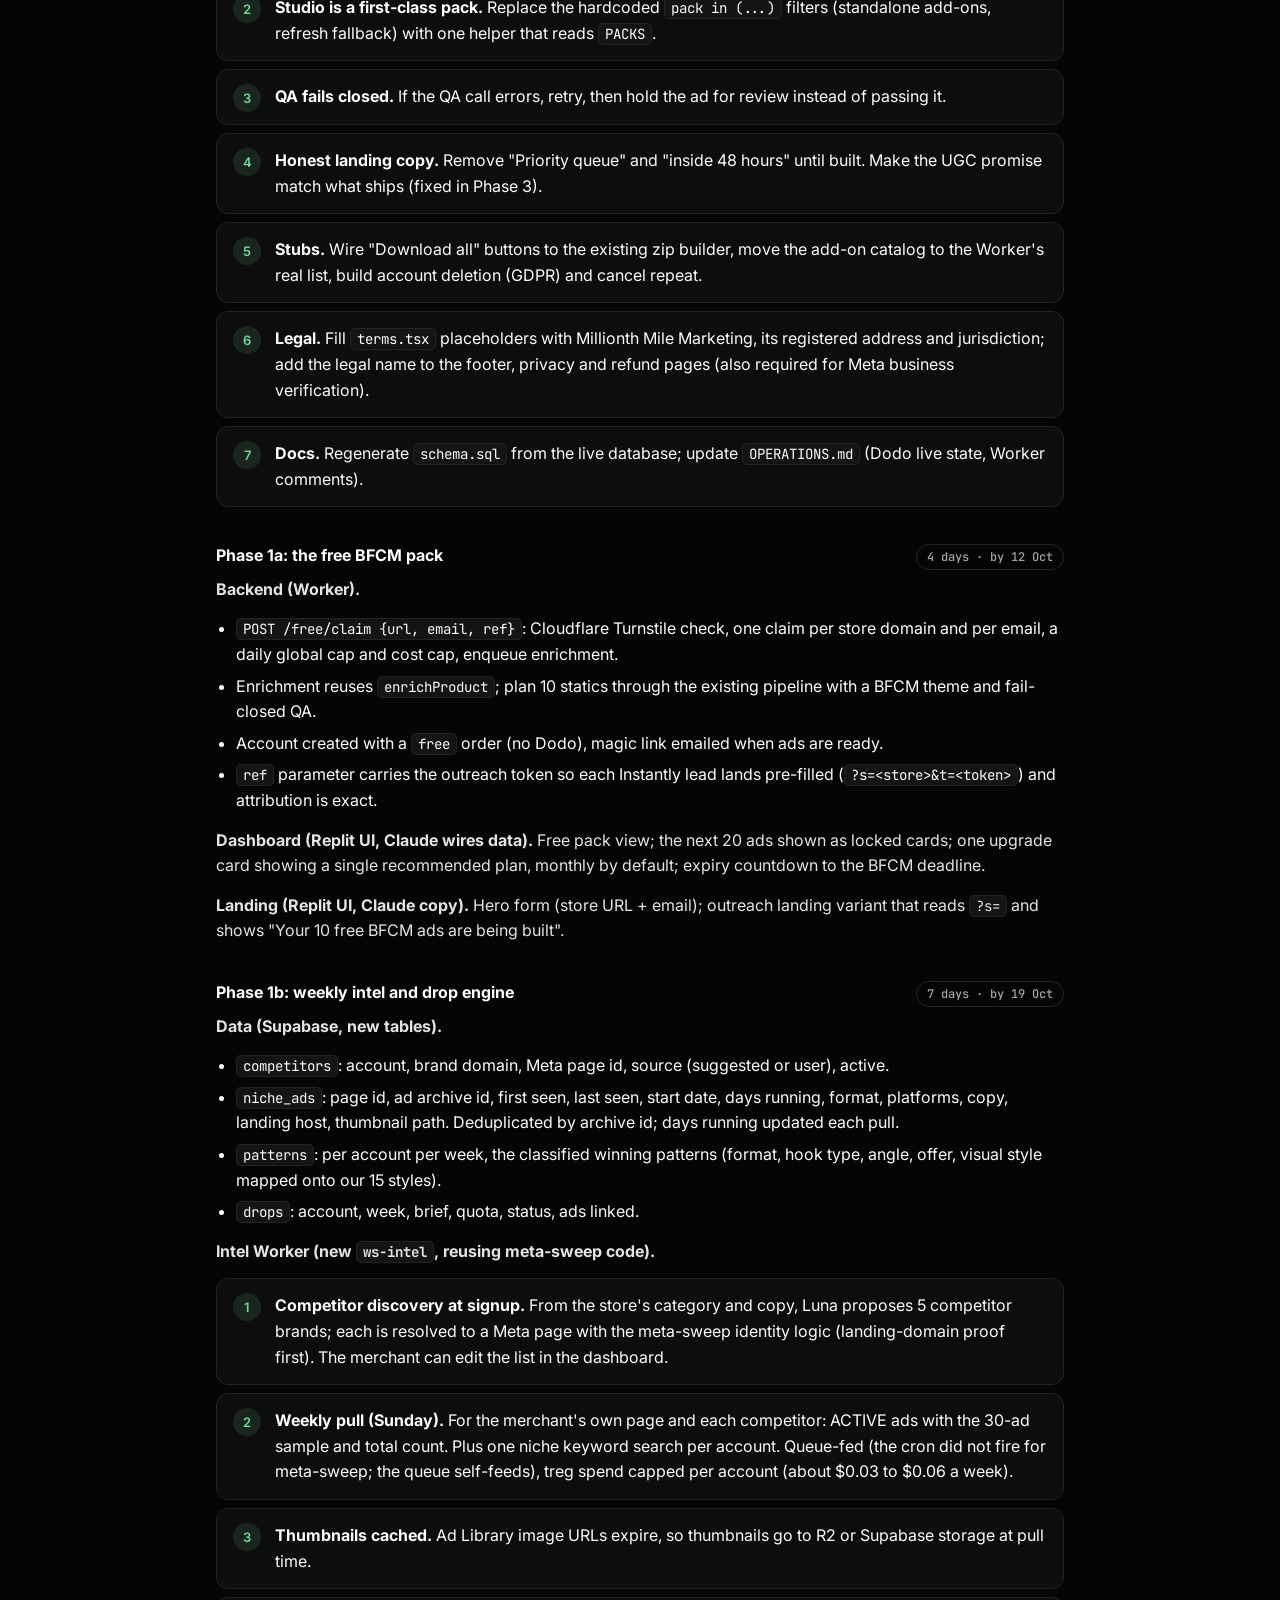
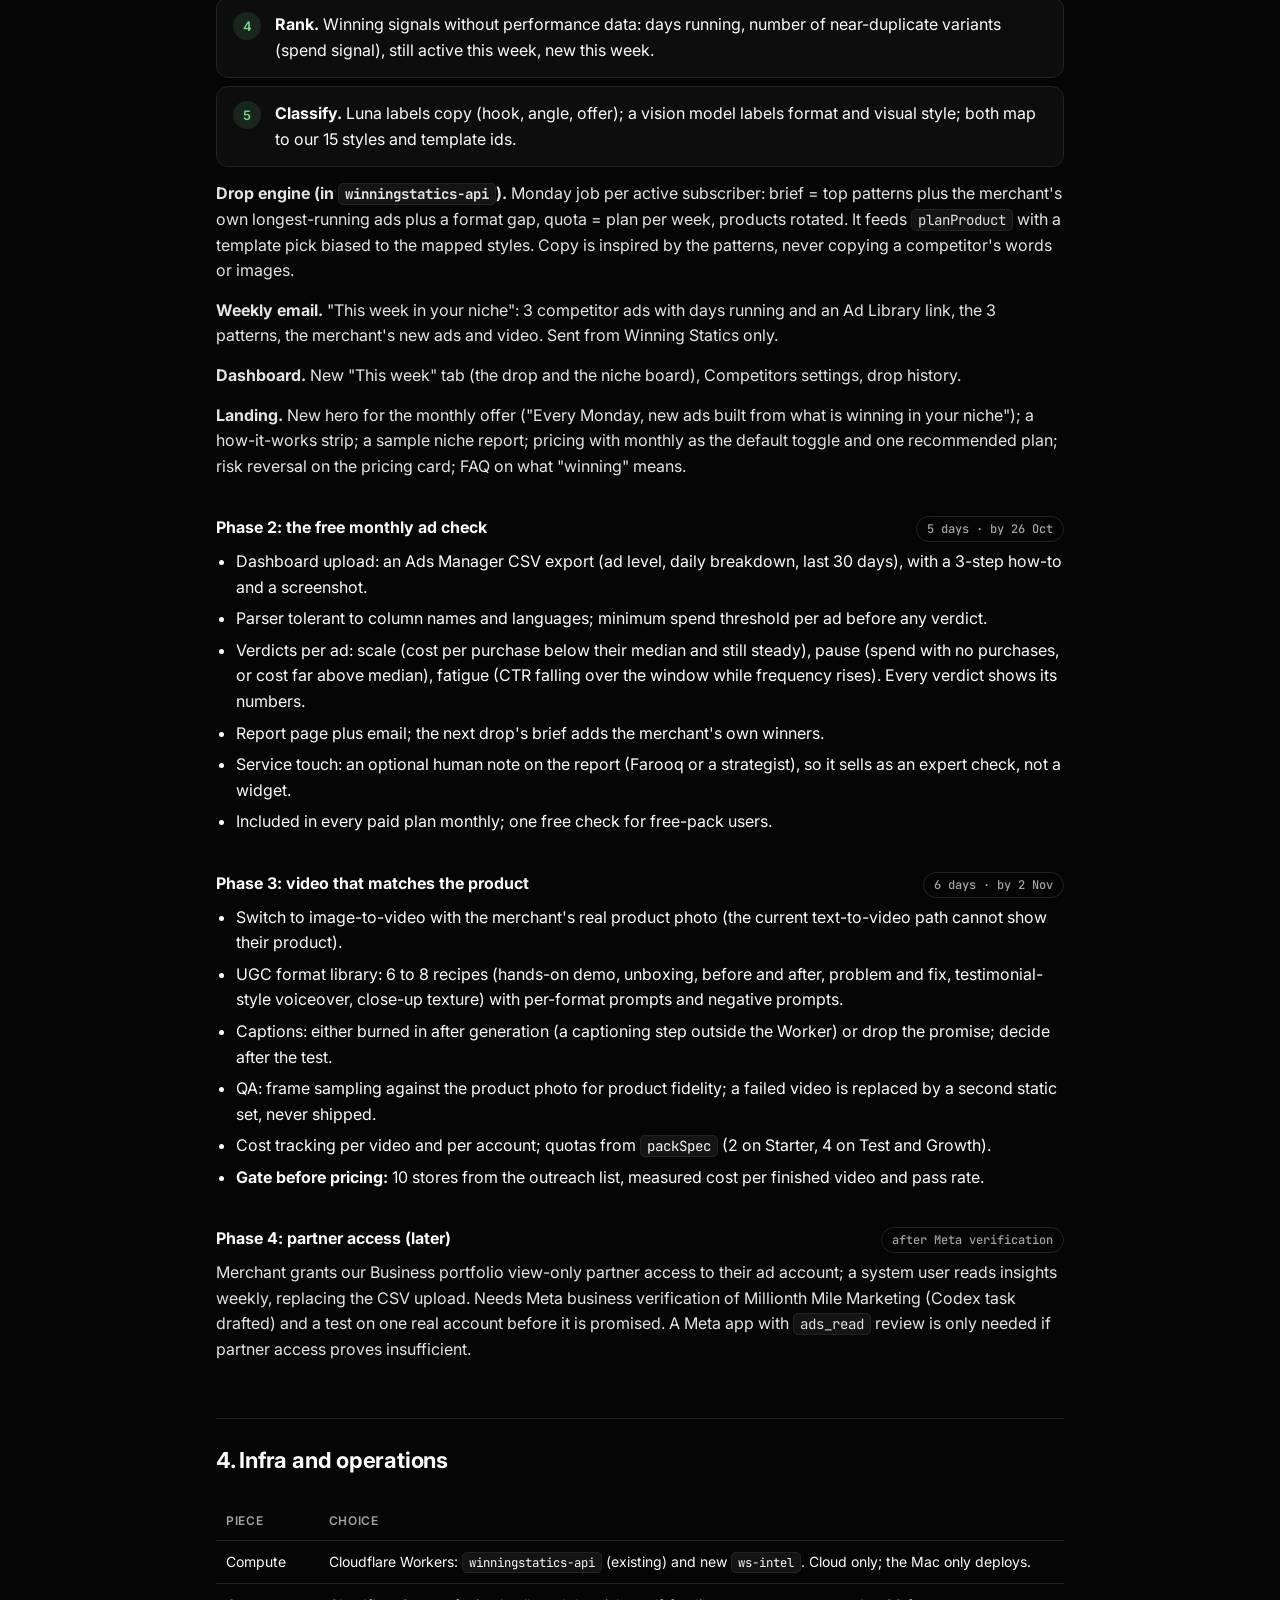
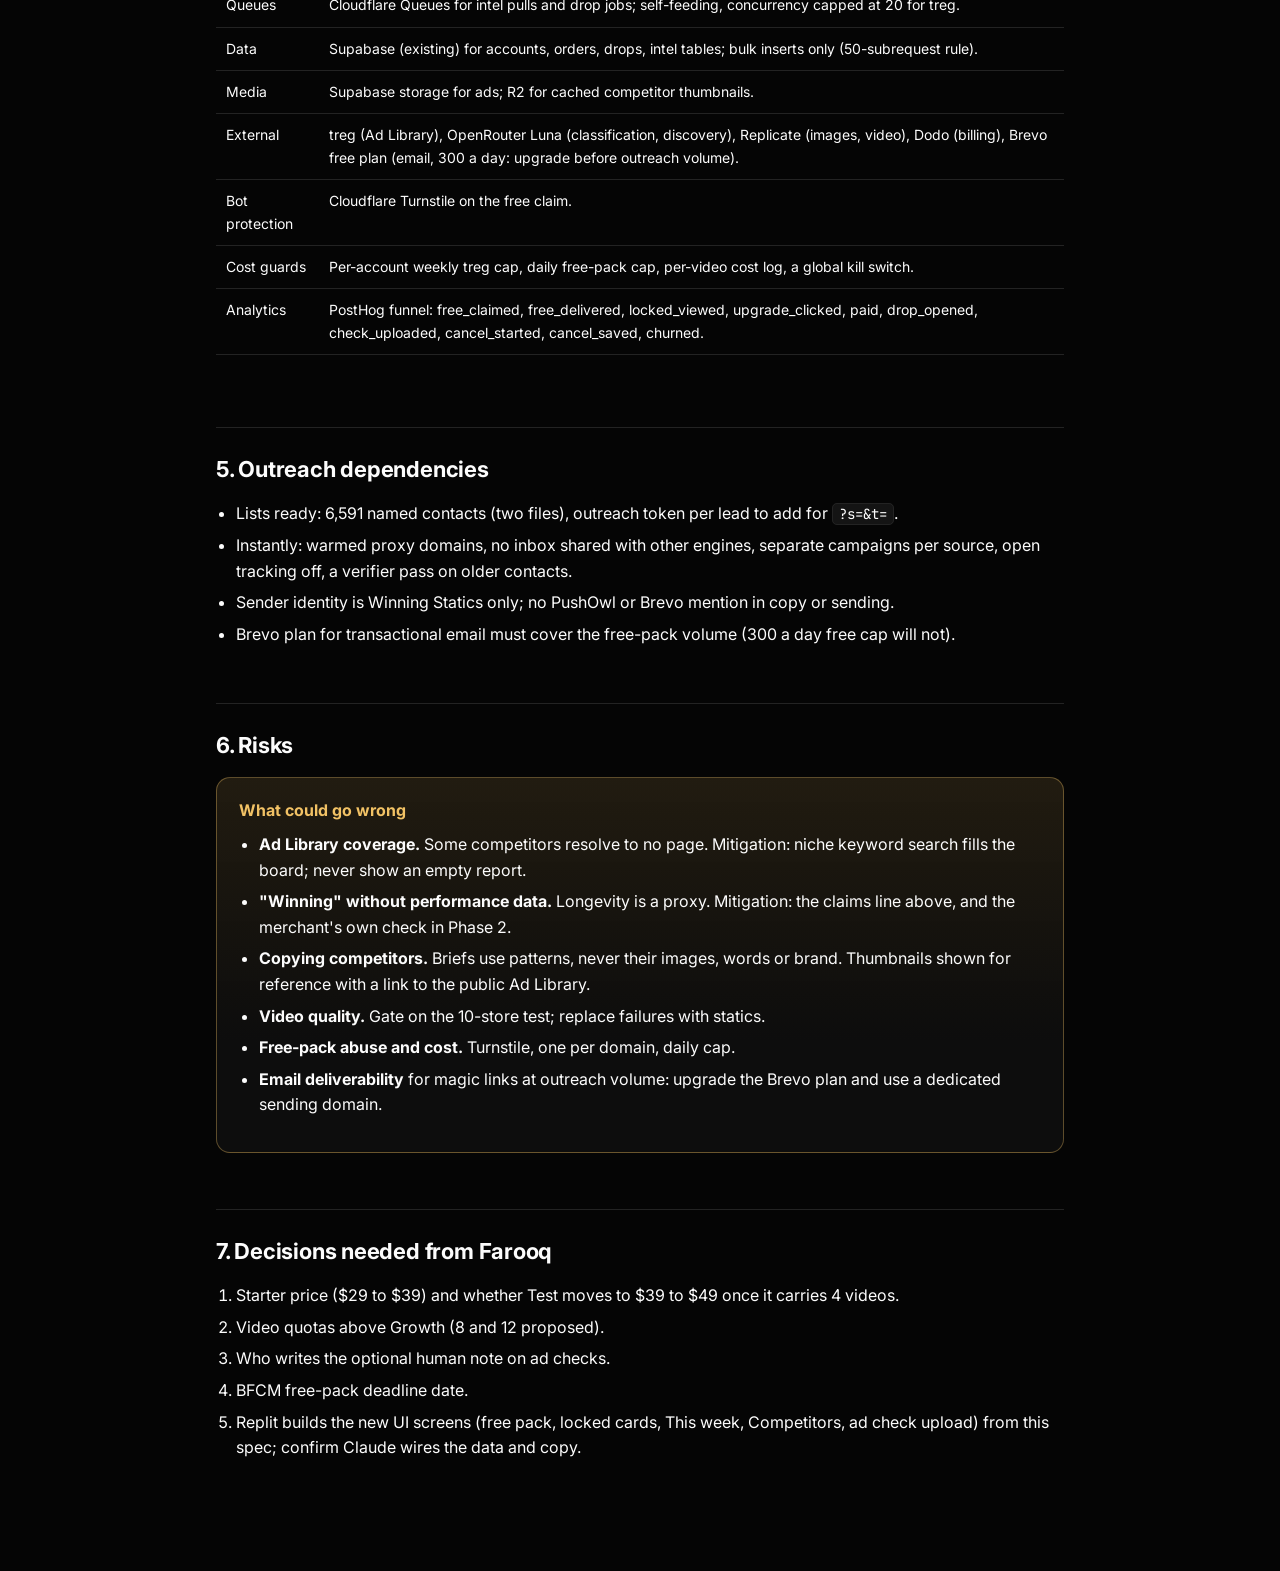
<file: weekly-drops/index.html>
<!doctype html>
<html lang="en">
<head>
<meta charset="utf-8">
<meta name="viewport" content="width=device-width, initial-scale=1">
<title>Winning Statics Weekly Drops</title>
<meta name="description" content="Build plan for Weekly Drops: niche and competitor intel, weekly ads, video, and a free monthly ad check, starting from the product as it is today.">
<link rel="preconnect" href="https://fonts.googleapis.com">
<link href="https://fonts.googleapis.com/css2?family=Inter:wght@400;500;600;700&family=JetBrains+Mono:wght@400;500&display=swap" rel="stylesheet">
<style>
:root{
  --bg:#050505;--card:#0D0D0D;--card2:#141414;--line:#232323;--ink:#FCFCFC;--mute:#A3A3A3;--dim:#6B6B6B;
  --mint:#71D793;--mint-2:#41B983;--mint-soft:rgba(113,215,147,.12);
  --amber:#F2C265;--amber-soft:rgba(242,194,101,.12);--red:#F08A8A;--red-soft:rgba(240,138,138,.12);
}
*{box-sizing:border-box}
html,body{margin:0;background:var(--bg);color:var(--ink);font:16px/1.6 Inter,system-ui,sans-serif;-webkit-font-smoothing:antialiased}
main{max-width:880px;margin:0 auto;padding:56px 16px 96px}
h1{font-size:clamp(30px,5vw,44px);line-height:1.1;letter-spacing:-.02em;margin:0 0 14px}
h2{font-size:22px;letter-spacing:-.01em;margin:56px 0 14px;padding-top:24px;border-top:1px solid var(--line)}
h3{font-size:16px;margin:22px 0 8px}
p{margin:0 0 14px;color:#E4E4E4}
.lede{font-size:18px;color:var(--mute);max-width:680px}
.eyebrow{font:500 12px/1 'JetBrains Mono',monospace;letter-spacing:.12em;text-transform:uppercase;color:var(--mint);margin-bottom:18px}
.meta{font-size:13px;color:var(--dim);margin-top:18px}
code,.mono{font-family:'JetBrains Mono',monospace;font-size:.88em}
code{background:var(--card2);border:1px solid var(--line);border-radius:5px;padding:1px 6px}
ul,ol{padding-left:20px;margin:0 0 14px}
li{margin:0 0 6px}
.card{background:var(--card);border:1px solid var(--line);border-radius:14px;padding:20px 22px;margin:14px 0}
.tldr{border-color:rgba(113,215,147,.35);background:linear-gradient(180deg,var(--mint-soft),var(--card) 70%)}
.tldr strong{color:var(--mint)}
.grid2{display:grid;grid-template-columns:1fr 1fr;gap:14px}
@media (max-width:680px){.grid2{grid-template-columns:1fr}}
.flow{counter-reset:s;list-style:none;padding:0}
.flow li{counter-increment:s;position:relative;padding:14px 16px 14px 58px;background:var(--card);border:1px solid var(--line);border-radius:12px;margin-bottom:8px}
.flow li::before{content:counter(s);position:absolute;left:16px;top:14px;width:28px;height:28px;border-radius:50%;background:var(--mint-soft);color:var(--mint);font:600 13px/28px Inter;text-align:center}
.who{display:inline-block;font:500 11px/1 'JetBrains Mono',monospace;text-transform:uppercase;letter-spacing:.08em;padding:4px 7px;border-radius:5px;margin-right:6px;vertical-align:1px}
.us{background:var(--mint-soft);color:var(--mint)}
.gpt{background:var(--card2);color:var(--mute);border:1px solid var(--line)}
.user{background:var(--amber-soft);color:var(--amber)}
table{width:100%;border-collapse:collapse;font-size:14px;margin:8px 0 16px}
th,td{text-align:left;padding:10px 10px;border-bottom:1px solid var(--line);vertical-align:top}
th{font-weight:600;color:var(--mute);font-size:12px;text-transform:uppercase;letter-spacing:.06em}
.wrap{overflow-x:auto}
.gate{display:flex;gap:14px;align-items:flex-start}
.gate b{flex:0 0 auto;font:600 12px/1 'JetBrains Mono',monospace;color:var(--bg);background:var(--mint);border-radius:6px;padding:6px 8px;margin-top:2px}
.phase{display:flex;justify-content:space-between;align-items:baseline;gap:12px;flex-wrap:wrap}
.pill{font:500 12px/1 'JetBrains Mono',monospace;color:var(--mute);border:1px solid var(--line);border-radius:999px;padding:6px 10px;white-space:nowrap}
.warn{border-color:rgba(242,194,101,.35);background:linear-gradient(180deg,var(--amber-soft),var(--card) 70%)}
.warn h3{color:var(--amber);margin-top:0}
.no{color:var(--red)}
.yes{color:var(--mint)}
.small{font-size:14px;color:var(--mute)}
a{color:var(--mint)}
</style>
</head>
<body>
<main>
<div class="eyebrow">Winning Statics · build plan · 2 Oct 2026</div>
<h1>Weekly Drops: the monthly plan worth keeping</h1>
<p class="lede">Every Monday, new ads built from what is winning in the merchant's niche and with their competitors, a video or two, and a free monthly check of their own ad results. Everything needed to ship it before BFCM outreach, phased, starting from what the product does today.</p>
<p class="meta">Owner: Farooq · Backend, data, copy and infra: Claude · Landing and dashboard UI: Replit (per the UI-authority rule, Claude ships copy, data and API wiring only)</p>

<div class="card tldr">
<p><strong>The offer.</strong> Free: 10 BFCM ads from their store. Paid monthly: a weekly drop of statics built on the formats and angles their niche and competitors keep spending on, 2 videos a month on the cheapest plan and 4 on the next, a weekly niche report, and a free monthly ad check from their own Ads Manager export. One-time packs stay as the library-led offer.</p>
<p><strong>The build.</strong> Phase 0 fixes what is broken today (renewals give no new ads, Studio add-ons, UGC without the product image, stubs, legal). Phase 1 adds the free pack and the weekly intel and drop engine. Phase 2 adds the ad check. Phase 3 rebuilds video. Partner access to their ad account waits for Meta business verification.</p>
<p><strong>Target.</strong> Free pack and Phase 0 live by <b>12 Oct</b>, weekly drops by <b>19 Oct</b>, ad check by <b>26 Oct</b>, video by <b>2 Nov</b>. Outreach starts once the free pack is live.</p>
</div>

<h2>1. Where the product is today</h2>
<p class="small">From a code audit of <code>wsrepo</code> (main, last commit 17 Sep, clean) and the live sites (landing, app, /terms, /privacy all return 200).</p>
<div class="wrap"><table>
<tr><th>Area</th><th>Status</th><th>Detail</th></tr>
<tr><td>Pricing and entitlements</td><td class="yes">Built</td><td>4 packs (50/120/240/600) one-time, monthly at half, yearly at 10 months. <code>packSpec</code> is the authority; landing and dashboard agree on numbers.</td></tr>
<tr><td>Static generation and QA</td><td class="yes">Built</td><td>Supabase <code>templates</code>, 15 styles, gpt-image-2, vision QA. <span class="no">QA passes an ad when the QA call itself fails.</span></td></tr>
<tr><td>Monthly renewals</td><td class="no">Broken</td><td>A plan renewal writes a fresh order but never tops up the subscriber's products. The old refresh path only runs for the retired $39 product.</td></tr>
<tr><td>Weekly or monthly drops</td><td class="no">Missing</td><td>No scheduled drop job. <code>/admin/drop</code> is manual marketing teasers only.</td></tr>
<tr><td>UGC video</td><td class="no">Partial</td><td>Seedance 1 Pro text-to-video, 5 s, no product image, no QA, no cost tracking. Landing promises burned-in captions and template choice; the Worker forbids captions and uses 3 fixed recipes.</td></tr>
<tr><td>Niche and competitor intel</td><td class="no">Missing</td><td>Nothing reads the Meta Ad Library. The separate <code>meta-sweep</code> Worker already does, and is reusable.</td></tr>
<tr><td>Free sample and lead capture</td><td class="no">Missing</td><td>No free offer, no email capture. Teasers exist only for paying customers.</td></tr>
<tr><td>Dashboard</td><td class="yes">Built</td><td>Library, product tabs, downloads, add-ons, billing. Stubs: add-on catalog and bonuses from mock, "Download all" buttons, account deletion, cancel repeat.</td></tr>
<tr><td>Landing and legal</td><td class="no">Partial</td><td>Hero leads on the 1,169 library. <code>terms.tsx</code> still has <code>[Jurisdiction]</code> and <code>[Company Address]</code>. "Priority queue" is advertised and not built.</td></tr>
<tr><td>Studio tier</td><td class="no">Bug</td><td>Standalone add-ons and the refresh fallback filter <code>pack in (test,growth,volume,scale)</code>, so Studio buyers are skipped.</td></tr>
<tr><td>Email</td><td class="yes">Built</td><td>Transactional and lifecycle via Brevo free plan (300 a day cap), magic links via a Supabase send hook.</td></tr>
<tr><td>Infra</td><td class="yes">Built</td><td>Worker <code>winningstatics-api</code> (cron every minute), Pages <code>winning-statics</code> and <code>winning-statics-app</code>, Supabase, Dodo live and test ids. Docs and <code>schema.sql</code> are stale.</td></tr>
</table></div>

<h2>2. The product we are building</h2>
<div class="grid2">
<div class="card"><h3>Free (the hook)</h3><ul>
<li>10 BFCM statics from their store URL</li>
<li>A one-page niche snapshot: 3 ads competitors keep running</li>
<li>Rest of the plan shown locked in the dashboard</li>
<li>One per store domain, email-verified</li></ul></div>
<div class="card"><h3>Weekly Drops (monthly)</h3><ul>
<li>Every Monday: statics built on what their niche and 3 to 5 competitors keep spending on</li>
<li>Videos: 2 a month on the cheapest plan, 4 on the next</li>
<li>Weekly niche report email</li>
<li>Free monthly ad check from their Ads Manager export</li>
<li>Cancel in one click, keep everything, replace any ad</li></ul></div>
</div>
<p><b>Claims line.</b> We say "running longest", "what competitors keep spending on", "new this week". Never "highest ROAS" or "best performing" for niche ads: we cannot see others' results. The ad check talks performance only because it reads the merchant's own numbers.</p>
<p><b>Library claim.</b> The 1,169-template library stops being the headline. It stays as the engine and leads the one-time pack section only.</p>

<h3>Plans (proposal, to confirm)</h3>
<div class="wrap"><table>
<tr><th>Plan</th><th>Statics a month</th><th>Videos</th><th>Products</th><th>Monthly</th><th>Status</th></tr>
<tr><td><b>Starter</b> (new)</td><td>24 (6 a week)</td><td>2</td><td>2</td><td>$29 to $39</td><td>New tier</td></tr>
<tr><td>Test</td><td>50</td><td>4</td><td>4</td><td>$34 now, $39 to $49 with video</td><td>Reprice after the video cost test</td></tr>
<tr><td>Growth</td><td>120</td><td>4</td><td>8</td><td>$64</td><td>Keep</td></tr>
<tr><td>Scale</td><td>240</td><td>8</td><td>16</td><td>$119</td><td>Keep</td></tr>
<tr><td>Studio</td><td>600</td><td>12</td><td>40</td><td>$299</td><td>Keep</td></tr>
</table></div>
<p class="small">Video quotas above Growth are a proposal. Final Starter and Test prices depend on the measured cost per video in Phase 3 (estimated $1 to $4 per video including retries).</p>

<h2>3. Build plan</h2>

<div class="phase"><h3>Phase 0: fix what is broken</h3><span class="pill">3 to 4 days · by 9 Oct</span></div>
<ol class="flow">
<li><b>Renewals deliver ads.</b> On every <code>payment.succeeded</code> for a plan renewal, top up the subscriber's existing products through <code>packSpec</code>, not a new empty order. Test monthly and yearly paths on staging with Dodo test events.</li>
<li><b>Studio is a first-class pack.</b> Replace the hardcoded <code>pack in (...)</code> filters (standalone add-ons, refresh fallback) with one helper that reads <code>PACKS</code>.</li>
<li><b>QA fails closed.</b> If the QA call errors, retry, then hold the ad for review instead of passing it.</li>
<li><b>Honest landing copy.</b> Remove "Priority queue" and "inside 48 hours" until built. Make the UGC promise match what ships (fixed in Phase 3).</li>
<li><b>Stubs.</b> Wire "Download all" buttons to the existing zip builder, move the add-on catalog to the Worker's real list, build account deletion (GDPR) and cancel repeat.</li>
<li><b>Legal.</b> Fill <code>terms.tsx</code> placeholders with Millionth Mile Marketing, its registered address and jurisdiction; add the legal name to the footer, privacy and refund pages (also required for Meta business verification).</li>
<li><b>Docs.</b> Regenerate <code>schema.sql</code> from the live database; update <code>OPERATIONS.md</code> (Dodo live state, Worker comments).</li>
</ol>

<div class="phase"><h3>Phase 1a: the free BFCM pack</h3><span class="pill">4 days · by 12 Oct</span></div>
<p><b>Backend (Worker).</b></p>
<ul>
<li><code>POST /free/claim {url, email, ref}</code>: Cloudflare Turnstile check, one claim per store domain and per email, a daily global cap and cost cap, enqueue enrichment.</li>
<li>Enrichment reuses <code>enrichProduct</code>; plan 10 statics through the existing pipeline with a BFCM theme and fail-closed QA.</li>
<li>Account created with a <code>free</code> order (no Dodo), magic link emailed when ads are ready.</li>
<li><code>ref</code> parameter carries the outreach token so each Instantly lead lands pre-filled (<code>?s=&lt;store&gt;&amp;t=&lt;token&gt;</code>) and attribution is exact.</li>
</ul>
<p><b>Dashboard (Replit UI, Claude wires data).</b> Free pack view; the next 20 ads shown as locked cards; one upgrade card showing a single recommended plan, monthly by default; expiry countdown to the BFCM deadline.</p>
<p><b>Landing (Replit UI, Claude copy).</b> Hero form (store URL + email); outreach landing variant that reads <code>?s=</code> and shows "Your 10 free BFCM ads are being built".</p>

<div class="phase"><h3>Phase 1b: weekly intel and drop engine</h3><span class="pill">7 days · by 19 Oct</span></div>
<p><b>Data (Supabase, new tables).</b></p>
<ul>
<li><code>competitors</code>: account, brand domain, Meta page id, source (suggested or user), active.</li>
<li><code>niche_ads</code>: page id, ad archive id, first seen, last seen, start date, days running, format, platforms, copy, landing host, thumbnail path. Deduplicated by archive id; days running updated each pull.</li>
<li><code>patterns</code>: per account per week, the classified winning patterns (format, hook type, angle, offer, visual style mapped onto our 15 styles).</li>
<li><code>drops</code>: account, week, brief, quota, status, ads linked.</li>
</ul>
<p><b>Intel Worker (new <code>ws-intel</code>, reusing meta-sweep code).</b></p>
<ol class="flow">
<li><b>Competitor discovery at signup.</b> From the store's category and copy, Luna proposes 5 competitor brands; each is resolved to a Meta page with the meta-sweep identity logic (landing-domain proof first). The merchant can edit the list in the dashboard.</li>
<li><b>Weekly pull (Sunday).</b> For the merchant's own page and each competitor: ACTIVE ads with the 30-ad sample and total count. Plus one niche keyword search per account. Queue-fed (the cron did not fire for meta-sweep; the queue self-feeds), treg spend capped per account (about $0.03 to $0.06 a week).</li>
<li><b>Thumbnails cached.</b> Ad Library image URLs expire, so thumbnails go to R2 or Supabase storage at pull time.</li>
<li><b>Rank.</b> Winning signals without performance data: days running, number of near-duplicate variants (spend signal), still active this week, new this week.</li>
<li><b>Classify.</b> Luna labels copy (hook, angle, offer); a vision model labels format and visual style; both map to our 15 styles and template ids.</li>
</ol>
<p><b>Drop engine (in <code>winningstatics-api</code>).</b> Monday job per active subscriber: brief = top patterns plus the merchant's own longest-running ads plus a format gap, quota = plan per week, products rotated. It feeds <code>planProduct</code> with a template pick biased to the mapped styles. Copy is inspired by the patterns, never copying a competitor's words or images.</p>
<p><b>Weekly email.</b> "This week in your niche": 3 competitor ads with days running and an Ad Library link, the 3 patterns, the merchant's new ads and video. Sent from Winning Statics only.</p>
<p><b>Dashboard.</b> New "This week" tab (the drop and the niche board), Competitors settings, drop history.</p>
<p><b>Landing.</b> New hero for the monthly offer ("Every Monday, new ads built from what is winning in your niche"); a how-it-works strip; a sample niche report; pricing with monthly as the default toggle and one recommended plan; risk reversal on the pricing card; FAQ on what "winning" means.</p>

<div class="phase"><h3>Phase 2: the free monthly ad check</h3><span class="pill">5 days · by 26 Oct</span></div>
<ul>
<li>Dashboard upload: an Ads Manager CSV export (ad level, daily breakdown, last 30 days), with a 3-step how-to and a screenshot.</li>
<li>Parser tolerant to column names and languages; minimum spend threshold per ad before any verdict.</li>
<li>Verdicts per ad: scale (cost per purchase below their median and still steady), pause (spend with no purchases, or cost far above median), fatigue (CTR falling over the window while frequency rises). Every verdict shows its numbers.</li>
<li>Report page plus email; the next drop's brief adds the merchant's own winners.</li>
<li>Service touch: an optional human note on the report (Farooq or a strategist), so it sells as an expert check, not a widget.</li>
<li>Included in every paid plan monthly; one free check for free-pack users.</li>
</ul>

<div class="phase"><h3>Phase 3: video that matches the product</h3><span class="pill">6 days · by 2 Nov</span></div>
<ul>
<li>Switch to image-to-video with the merchant's real product photo (the current text-to-video path cannot show their product).</li>
<li>UGC format library: 6 to 8 recipes (hands-on demo, unboxing, before and after, problem and fix, testimonial-style voiceover, close-up texture) with per-format prompts and negative prompts.</li>
<li>Captions: either burned in after generation (a captioning step outside the Worker) or drop the promise; decide after the test.</li>
<li>QA: frame sampling against the product photo for product fidelity; a failed video is replaced by a second static set, never shipped.</li>
<li>Cost tracking per video and per account; quotas from <code>packSpec</code> (2 on Starter, 4 on Test and Growth).</li>
<li><b>Gate before pricing:</b> 10 stores from the outreach list, measured cost per finished video and pass rate.</li>
</ul>

<div class="phase"><h3>Phase 4: partner access (later)</h3><span class="pill">after Meta verification</span></div>
<p>Merchant grants our Business portfolio view-only partner access to their ad account; a system user reads insights weekly, replacing the CSV upload. Needs Meta business verification of Millionth Mile Marketing (Codex task drafted) and a test on one real account before it is promised. A Meta app with <code>ads_read</code> review is only needed if partner access proves insufficient.</p>

<h2>4. Infra and operations</h2>
<div class="wrap"><table>
<tr><th>Piece</th><th>Choice</th></tr>
<tr><td>Compute</td><td>Cloudflare Workers: <code>winningstatics-api</code> (existing) and new <code>ws-intel</code>. Cloud only; the Mac only deploys.</td></tr>
<tr><td>Queues</td><td>Cloudflare Queues for intel pulls and drop jobs; self-feeding, concurrency capped at 20 for treg.</td></tr>
<tr><td>Data</td><td>Supabase (existing) for accounts, orders, drops, intel tables; bulk inserts only (50-subrequest rule).</td></tr>
<tr><td>Media</td><td>Supabase storage for ads; R2 for cached competitor thumbnails.</td></tr>
<tr><td>External</td><td>treg (Ad Library), OpenRouter Luna (classification, discovery), Replicate (images, video), Dodo (billing), Brevo free plan (email, 300 a day: upgrade before outreach volume).</td></tr>
<tr><td>Bot protection</td><td>Cloudflare Turnstile on the free claim.</td></tr>
<tr><td>Cost guards</td><td>Per-account weekly treg cap, daily free-pack cap, per-video cost log, a global kill switch.</td></tr>
<tr><td>Analytics</td><td>PostHog funnel: free_claimed, free_delivered, locked_viewed, upgrade_clicked, paid, drop_opened, check_uploaded, cancel_started, cancel_saved, churned.</td></tr>
</table></div>

<h2>5. Outreach dependencies</h2>
<ul>
<li>Lists ready: 6,591 named contacts (two files), outreach token per lead to add for <code>?s=&amp;t=</code>.</li>
<li>Instantly: warmed proxy domains, no inbox shared with other engines, separate campaigns per source, open tracking off, a verifier pass on older contacts.</li>
<li>Sender identity is Winning Statics only; no PushOwl or Brevo mention in copy or sending.</li>
<li>Brevo plan for transactional email must cover the free-pack volume (300 a day free cap will not).</li>
</ul>

<h2>6. Risks</h2>
<div class="card warn"><h3>What could go wrong</h3><ul>
<li><b>Ad Library coverage.</b> Some competitors resolve to no page. Mitigation: niche keyword search fills the board; never show an empty report.</li>
<li><b>"Winning" without performance data.</b> Longevity is a proxy. Mitigation: the claims line above, and the merchant's own check in Phase 2.</li>
<li><b>Copying competitors.</b> Briefs use patterns, never their images, words or brand. Thumbnails shown for reference with a link to the public Ad Library.</li>
<li><b>Video quality.</b> Gate on the 10-store test; replace failures with statics.</li>
<li><b>Free-pack abuse and cost.</b> Turnstile, one per domain, daily cap.</li>
<li><b>Email deliverability</b> for magic links at outreach volume: upgrade the Brevo plan and use a dedicated sending domain.</li>
</ul></div>

<h2>7. Decisions needed from Farooq</h2>
<ol>
<li>Starter price ($29 to $39) and whether Test moves to $39 to $49 once it carries 4 videos.</li>
<li>Video quotas above Growth (8 and 12 proposed).</li>
<li>Who writes the optional human note on ad checks.</li>
<li>BFCM free-pack deadline date.</li>
<li>Replit builds the new UI screens (free pack, locked cards, This week, Competitors, ad check upload) from this spec; confirm Claude wires the data and copy.</li>
</ol>
</main>

</body>
</html>
</file>
<file: design-system/tokens.css>
/* ==========================================================================
   Winning Statics design tokens, v1 (9 Oct 2026)
   Source of truth for the landing page and the dashboard.

   Direction: tinted graphite instead of black, one step lighter; paper for the
   reading and deciding sections; mint only for action and proof.

   How to use
   1. Import this file once, before Tailwind.
   2. Put data-tone="dark" | "paper" | "bone" on each section. The role tokens
      (--bg, --surface, --text ...) switch with the tone, so components never
      reference a raw hex.
   3. The "shadcn bridge" block at the bottom feeds the existing
      hsl(var(--background)) style variables, so current components pick the
      new ladder up without a rewrite.

   Contrast ratios (WCAG 2.x) are noted next to every text colour.
   No em or en dashes in this file on purpose.
   ========================================================================== */

:root {
  /* ---------- Dark ladder: graphite tinted toward the mint hue (140 to 157) */
  --ws-ink-0: #0E110F;   /* deepest: footer, code wells, image letterbox. L* 4.8 */
  --ws-ink-1: #141715;   /* page ground on dark sections. L* 7.4 (today #050505, L* 1.4) */
  --ws-ink-2: #1B1F1C;   /* card, panel. L* 11.3 */
  --ws-ink-3: #232825;   /* raised: input fill, popover, hover row. L* 15.5 */
  --ws-ink-4: #2C322E;   /* selected, pressed, strong chip. L* 20.1 */

  --ws-line-1: #2A302C;  /* hairline divider on ink-1 / ink-2 (decorative) */
  --ws-line-2: #3A413C;  /* card border, table rule */
  --ws-line-3: #6B736E;  /* control border (inputs, secondary button): 3.7:1 on ink-1, 3.1:1 on ink-3 */

  /* Text on dark (ratios on ink-1 / ink-2) */
  --ws-fg-1: #F3F5F3;    /* headings, primary text. 16.5 / 15.2 */
  --ws-fg-2: #C9CFCB;    /* body. 11.4 / 10.5 */
  --ws-fg-3: #9AA29D;    /* muted, captions, mono labels. 6.9 / 6.4 */
  --ws-fg-4: #7A827D;    /* disabled and decorative only, never for needed text. 4.6 / 4.2 */

  /* ---------- Light ladder: warm paper, used for reading and deciding */
  --ws-paper: #F6F5F0;   /* light section ground. L* 96.5 */
  --ws-bone: #EDECE5;    /* alternate light band, inset wells on paper. L* 93.3 */
  --ws-white: #FFFFFF;   /* cards on paper */

  --ws-line-l1: #E3E1D9; /* hairline on paper (decorative) */
  --ws-line-l2: #CFCDC3; /* card border, table rule on paper */
  --ws-line-l3: #868C87; /* control border on paper and white: 3.2:1 / 3.4:1 */

  /* Text on light (ratios on paper / white) */
  --ws-ink-text: #141715;  /* headings. 16.5 / 18.1 */
  --ws-body-l: #39403B;    /* body. 9.8 / 10.7 */
  --ws-muted-l: #5C645F;   /* muted, captions, mono labels. 5.6 / 6.1 */

  /* ---------- Mint, the only brand accent (ramp from the logo kit + two text steps) */
  --ws-mint-50: #EAF6EE;   /* tint surface on paper */
  --ws-mint-100: #DCF4E6;  /* logo ramp: lit corner */
  --ws-mint-200: #BBECCF;  /* logo ramp: soft */
  --ws-mint-300: #8EDCB0;  /* hover fill for the primary button; duo favicon top */
  --ws-mint-500: #71D793;  /* THE brand mint: primary button fill, accent text on dark (10.2:1 on ink-1) */
  --ws-mint-600: #41B983;  /* logo ramp mid; charts */
  --ws-mint-700: #2E9965;  /* primary button edge on light (3.3:1 on paper), focus ring on light */
  --ws-mint-800: #1D7047;  /* accent TEXT on light: 5.6 paper, 5.1 bone, 6.1 white */
  --ws-mint-900: #17603C;  /* pressed text on light */
  --ws-mint-950: #10261A;  /* tint surface on dark (recommended card, success well) */

  /* ---------- Semantic (dark value / light value) */
  --ws-success: #71D793;      --ws-success-l: #1D7047;
  --ws-warning: #E8B04B;      --ws-warning-l: #8A5A00;   /* 9.2 on ink-1 / 5.0 on bone */
  --ws-danger: #F28B82;       --ws-danger-l: #B42318;    /* 7.6 on ink-1 / 5.6 on bone */
  --ws-info: #8AB8F5;         --ws-info-l: #1D5FB4;      /* 8.8 on ink-1 / 5.3 on bone */
  --ws-success-tint: rgba(113, 215, 147, 0.12);  --ws-success-tint-l: #EAF6EE;
  --ws-warning-tint: rgba(232, 176, 75, 0.12);   --ws-warning-tint-l: #FBF1DC;
  --ws-danger-tint: rgba(242, 139, 130, 0.12);   --ws-danger-tint-l: #FCE8E6;
  --ws-info-tint: rgba(138, 184, 245, 0.12);     --ws-info-tint-l: #E6EFFB;
  --ws-star: #E8B04B;  /* rating stars only, solid fill, never a gradient, never decorative */

  /* ---------- Typography */
  --ws-font-sans: 'Geist', ui-sans-serif, system-ui, -apple-system, 'Segoe UI', sans-serif;
  --ws-font-mono: 'Geist Mono', ui-monospace, SFMono-Regular, Menlo, monospace;
  /* Load: family=Geist:wght@400..700&family=Geist+Mono:wght@400..500 (drop 100..900 and 600 mono) */

  /* Scale: size / line height / tracking / weight. Desktop first, mobile in the media query. */
  --ws-display-1: 64px;   --ws-display-1-lh: 1.02; --ws-display-1-tr: -0.04em;  --ws-display-1-w: 550; /* H1 */
  --ws-display-2: 44px;   --ws-display-2-lh: 1.08; --ws-display-2-tr: -0.032em; --ws-display-2-w: 550; /* section H2 */
  --ws-title-1: 28px;     --ws-title-1-lh: 1.2;    --ws-title-1-tr: -0.02em;    --ws-title-1-w: 600;   /* CTA band, big card */
  --ws-title-2: 20px;     --ws-title-2-lh: 1.3;    --ws-title-2-tr: -0.012em;   --ws-title-2-w: 600;   /* card H3 */
  --ws-title-3: 17px;     --ws-title-3-lh: 1.4;    --ws-title-3-tr: -0.006em;   --ws-title-3-w: 600;   /* list title, FAQ question */
  --ws-lead: 19px;        --ws-lead-lh: 1.55;      --ws-lead-tr: -0.005em;      --ws-lead-w: 400;
  --ws-body: 16px;        --ws-body-lh: 1.6;       --ws-body-tr: 0;             --ws-body-w: 400;
  --ws-small: 14px;       --ws-small-lh: 1.5;      --ws-small-tr: 0;            --ws-small-w: 400;
  --ws-caption: 13px;     --ws-caption-lh: 1.45;   --ws-caption-tr: 0.002em;    --ws-caption-w: 400;
  --ws-label: 12px;       --ws-label-lh: 1.3;      --ws-label-tr: 0.08em;       --ws-label-w: 500;     /* mono, uppercase */
  --ws-data: 13px;        --ws-data-lh: 1.4;       --ws-data-tr: 0;             --ws-data-w: 400;      /* mono, tabular */
  --ws-stat: 40px;        --ws-stat-lh: 1;         --ws-stat-tr: -0.03em;       --ws-stat-w: 600;      /* sans, tabular */
  --ws-min-text: 12px;    /* nothing smaller ships, on the page or in the app */

  /* ---------- Spacing: 8 pt scale with a 4 px half step */
  --ws-space-0: 0;
  --ws-space-1: 4px;
  --ws-space-2: 8px;
  --ws-space-3: 12px;
  --ws-space-4: 16px;
  --ws-space-5: 24px;
  --ws-space-6: 32px;
  --ws-space-7: 40px;
  --ws-space-8: 48px;
  --ws-space-9: 64px;
  --ws-space-10: 80px;
  --ws-space-11: 96px;
  --ws-space-12: 128px;
  --ws-space-13: 160px;

  /* Section rhythm */
  --ws-section-y: 128px;        /* top and bottom padding of a section that opens an act */
  --ws-section-y-tight: 96px;   /* a section that continues the same act and tone */
  --ws-head-gap: 48px;          /* section head to content */
  --ws-block-gap: 32px;         /* between blocks inside a section */

  /* ---------- Layout (keeps the owner's 80% column) */
  --ws-page-max: 1180px;        /* outer page column */
  --ws-page-pad: 40px;          /* side padding from md up; 16px on phones */
  --ws-content: 80%;            /* every section below the hero uses 80% of the column: 880px at desktop */
  --ws-content-max: 880px;
  --ws-text-max: 640px;         /* paragraphs and section leads */
  --ws-grid-cols: 12;
  --ws-grid-gutter: 24px;       /* 16px on phones */
  --ws-nav-h: 64px;

  /* ---------- Radii: six steps only */
  --ws-radius-xs: 4px;    /* tag inside an image, progress bars */
  --ws-radius-sm: 6px;    /* tags, badges, checkboxes, kbd */
  --ws-radius-md: 10px;   /* buttons, inputs, segmented control, ad thumbnails */
  --ws-radius-lg: 16px;   /* cards, panels, table wrappers */
  --ws-radius-xl: 24px;   /* pricing cards, CTA band, section containers */
  --ws-radius-full: 999px;/* chips, toggles, avatars, status dots. Never a primary button. */

  /* ---------- Elevation. Dark uses surface steps, not shadows. No glows anywhere. */
  --ws-highlight: inset 0 1px 0 rgba(255, 255, 255, 0.04);     /* top edge of a dark card */
  --ws-shadow-dark-float: 0 24px 48px -24px rgba(0, 0, 0, 0.6); /* product shot or popover over dark */
  --ws-shadow-l1: 0 1px 2px rgba(20, 23, 21, 0.05), 0 0 0 1px rgba(20, 23, 21, 0.02);
  --ws-shadow-l2: 0 12px 32px -16px rgba(20, 23, 21, 0.22), 0 2px 6px -2px rgba(20, 23, 21, 0.06);
  --ws-focus-ring: 0 0 0 2px var(--ws-ink-1), 0 0 0 4px var(--ws-mint-500);

  /* ---------- Motion: opacity and transform only */
  --ws-ease-standard: cubic-bezier(0.2, 0, 0, 1);
  --ws-ease-enter: cubic-bezier(0.16, 1, 0.3, 1);
  --ws-ease-exit: cubic-bezier(0.4, 0, 1, 1);
  --ws-dur-fast: 120ms;     /* hover colour */
  --ws-dur-base: 200ms;     /* press, toggle, segmented */
  --ws-dur-slow: 320ms;     /* accordion, tab panel */
  --ws-dur-reveal: 480ms;   /* one-shot scroll reveal */
  --ws-reveal-shift: 12px;  /* translateY of a reveal */
  --ws-stagger: 60ms;       /* max 6 items */

  /* ---------- Ad thumbnails */
  --ws-ad-ratio: 4 / 5;     /* the deliverable format; 1:1 only where the source is square */
  --ws-ad-radius: 10px;
  --ws-ad-mat: 8px;         /* white mat around an ad on paper */
}

@media (max-width: 767px) {
  :root {
    --ws-display-1: 40px;  --ws-display-1-lh: 1.06; --ws-display-1-tr: -0.03em;
    --ws-display-2: 32px;  --ws-display-2-lh: 1.1;  --ws-display-2-tr: -0.025em;
    --ws-title-1: 24px;
    --ws-title-2: 18px;
    --ws-title-3: 16px;
    --ws-lead: 17px;
    --ws-stat: 32px;
    --ws-section-y: 80px;
    --ws-section-y-tight: 64px;
    --ws-head-gap: 32px;
    --ws-block-gap: 24px;
    --ws-page-pad: 16px;
    --ws-grid-gutter: 16px;
    --ws-nav-h: 56px;
  }
}

/* --------------------------------------------------------------------------
   Role tokens per tone. Components read only these.
   -------------------------------------------------------------------------- */
:root,
[data-tone='dark'] {
  --bg: var(--ws-ink-1);
  --bg-deep: var(--ws-ink-0);
  --surface: var(--ws-ink-2);
  --surface-2: var(--ws-ink-3);
  --surface-3: var(--ws-ink-4);
  --line: var(--ws-line-1);
  --line-strong: var(--ws-line-2);
  --line-control: var(--ws-line-3);
  --text: var(--ws-fg-1);
  --text-2: var(--ws-fg-2);
  --text-3: var(--ws-fg-3);
  --text-4: var(--ws-fg-4);
  --accent: var(--ws-mint-500);       /* fills */
  --accent-text: var(--ws-mint-500);  /* text and icons */
  --accent-tint: var(--ws-mint-950);
  --btn-primary-bg: var(--ws-mint-500);
  --btn-primary-bg-hover: var(--ws-mint-300);
  --btn-primary-text: var(--ws-ink-0);
  --btn-primary-edge: transparent;
  --btn-secondary-bg: transparent;
  --btn-secondary-bg-hover: var(--ws-ink-3);
  --btn-secondary-text: var(--ws-fg-1);
  --card-shadow: var(--ws-highlight);
  --float-shadow: var(--ws-shadow-dark-float);
  --focus: var(--ws-mint-500);
  color-scheme: dark;
}

[data-tone='paper'],
[data-tone='bone'] {
  --bg: var(--ws-paper);
  --bg-deep: var(--ws-bone);
  --surface: var(--ws-white);
  --surface-2: var(--ws-bone);
  --surface-3: #E2E1D9;
  --line: var(--ws-line-l1);
  --line-strong: var(--ws-line-l2);
  --line-control: var(--ws-line-l3);
  --text: var(--ws-ink-text);
  --text-2: var(--ws-body-l);
  --text-3: var(--ws-muted-l);
  --text-4: #868C87;
  --accent: var(--ws-mint-500);
  --accent-text: var(--ws-mint-800);
  --accent-tint: var(--ws-mint-50);
  --btn-primary-bg: var(--ws-mint-500);
  --btn-primary-bg-hover: var(--ws-mint-300);
  --btn-primary-text: var(--ws-ink-0);
  --btn-primary-edge: var(--ws-mint-700);  /* gives the mint button a 3:1 boundary on paper */
  --btn-secondary-bg: var(--ws-white);
  --btn-secondary-bg-hover: var(--ws-bone);
  --btn-secondary-text: var(--ws-ink-text);
  --card-shadow: var(--ws-shadow-l1);
  --float-shadow: var(--ws-shadow-l2);
  --focus: var(--ws-mint-700);
  color-scheme: light;
}

[data-tone='bone'] {
  --bg: var(--ws-bone);
  --bg-deep: #E2E1D9;
  --surface-2: var(--ws-paper);
}

[data-tone] {
  background-color: var(--bg);
  color: var(--text-2);
}

/* --------------------------------------------------------------------------
   Type helpers (optional; Tailwind utilities can replace them)
   -------------------------------------------------------------------------- */
.ws-display-1 { font: var(--ws-display-1-w) var(--ws-display-1)/var(--ws-display-1-lh) var(--ws-font-sans); letter-spacing: var(--ws-display-1-tr); color: var(--text); text-wrap: balance; }
.ws-display-2 { font: var(--ws-display-2-w) var(--ws-display-2)/var(--ws-display-2-lh) var(--ws-font-sans); letter-spacing: var(--ws-display-2-tr); color: var(--text); text-wrap: balance; }
.ws-title-1 { font: var(--ws-title-1-w) var(--ws-title-1)/var(--ws-title-1-lh) var(--ws-font-sans); letter-spacing: var(--ws-title-1-tr); color: var(--text); }
.ws-title-2 { font: var(--ws-title-2-w) var(--ws-title-2)/var(--ws-title-2-lh) var(--ws-font-sans); letter-spacing: var(--ws-title-2-tr); color: var(--text); }
.ws-title-3 { font: var(--ws-title-3-w) var(--ws-title-3)/var(--ws-title-3-lh) var(--ws-font-sans); letter-spacing: var(--ws-title-3-tr); color: var(--text); }
.ws-lead { font: var(--ws-lead-w) var(--ws-lead)/var(--ws-lead-lh) var(--ws-font-sans); letter-spacing: var(--ws-lead-tr); color: var(--text-2); }
.ws-body { font: var(--ws-body-w) var(--ws-body)/var(--ws-body-lh) var(--ws-font-sans); color: var(--text-2); }
.ws-small { font: var(--ws-small-w) var(--ws-small)/var(--ws-small-lh) var(--ws-font-sans); color: var(--text-2); }
.ws-caption { font: var(--ws-caption-w) var(--ws-caption)/var(--ws-caption-lh) var(--ws-font-sans); color: var(--text-3); }
.ws-label { font: var(--ws-label-w) var(--ws-label)/var(--ws-label-lh) var(--ws-font-mono); letter-spacing: var(--ws-label-tr); text-transform: uppercase; color: var(--text-3); }
.ws-data { font: var(--ws-data-w) var(--ws-data)/var(--ws-data-lh) var(--ws-font-mono); font-variant-numeric: tabular-nums; color: var(--text-2); }
.ws-stat { font: var(--ws-stat-w) var(--ws-stat)/var(--ws-stat-lh) var(--ws-font-sans); letter-spacing: var(--ws-stat-tr); font-variant-numeric: tabular-nums; color: var(--text); }
/* Two-tone headline: the second clause steps down to text-3, it does not turn mint. */
.ws-quiet { color: var(--text-3); }

/* The 80% section column, unchanged in behaviour from index.css .ws-section */
.ws-section { width: 100%; max-width: var(--ws-page-max); margin-inline: auto; padding-inline: 16px; }
@media (min-width: 768px) {
  .ws-section { padding-inline: calc(var(--ws-page-pad) + (min(100%, var(--ws-page-max)) - 2 * var(--ws-page-pad)) * 0.1); }
}

@media (prefers-reduced-motion: reduce) {
  *, *::before, *::after { animation-duration: 1ms !important; animation-iteration-count: 1 !important; transition-duration: 1ms !important; }
}

/* --------------------------------------------------------------------------
   shadcn bridge: HSL triplets for the existing hsl(var(--x)) variables in
   artifacts/winning-statics/src/index.css and artifacts/dashboard/src/index.css.
   Dark is the default for both apps; paper sections use the role tokens above.
   -------------------------------------------------------------------------- */
:root, .dark {
  --background: 140 7% 8.4%;          /* #141715 */
  --foreground: 120 9% 95.7%;         /* #F3F5F3 */
  --card: 135 7% 11.4%;               /* #1B1F1C */
  --card-foreground: 120 9% 95.7%;
  --card-border: 137 6% 24.1%;        /* #3A413C */
  --popover: 144 7% 14.7%;            /* #232825 */
  --popover-foreground: 120 9% 95.7%;
  --popover-border: 137 6% 24.1%;
  --border: 140 7% 17.6%;             /* #2A302C */
  --input: 143 4% 43.5%;              /* #6B736E, control border */
  --ring: 140 56% 64.3%;              /* #71D793 */
  --primary: 140 56% 64.3%;           /* #71D793 */
  --primary-foreground: 140 10% 6.1%; /* #0E110F */
  --secondary: 144 7% 14.7%;          /* #232825, neutral secondary (was mint deep) */
  --secondary-foreground: 120 9% 95.7%;
  --muted: 140 6% 18.4%;              /* #2C322E */
  --muted-foreground: 143 4% 62%;     /* #9AA29D */
  --accent: 144 56% 82.9%;            /* #BBECCF */
  --accent-foreground: 140 10% 6.1%;
  --destructive: 5 81% 72.9%;         /* #F28B82 */
  --destructive-foreground: 140 10% 6.1%;
  --sidebar: 140 10% 6.1%;            /* #0E110F */
  --sidebar-foreground: 120 9% 95.7%;
  --sidebar-border: 140 7% 17.6%;
  --sidebar-accent: 135 7% 11.4%;
  --sidebar-accent-foreground: 120 9% 95.7%;
  --sidebar-ring: 140 56% 64.3%;
  --radius: 0.625rem;                 /* 10px base. The shadcn calc gives sm 6, md 8, lg 10, xl 14. Prefer the --ws-radius-* steps */
}
</file>
